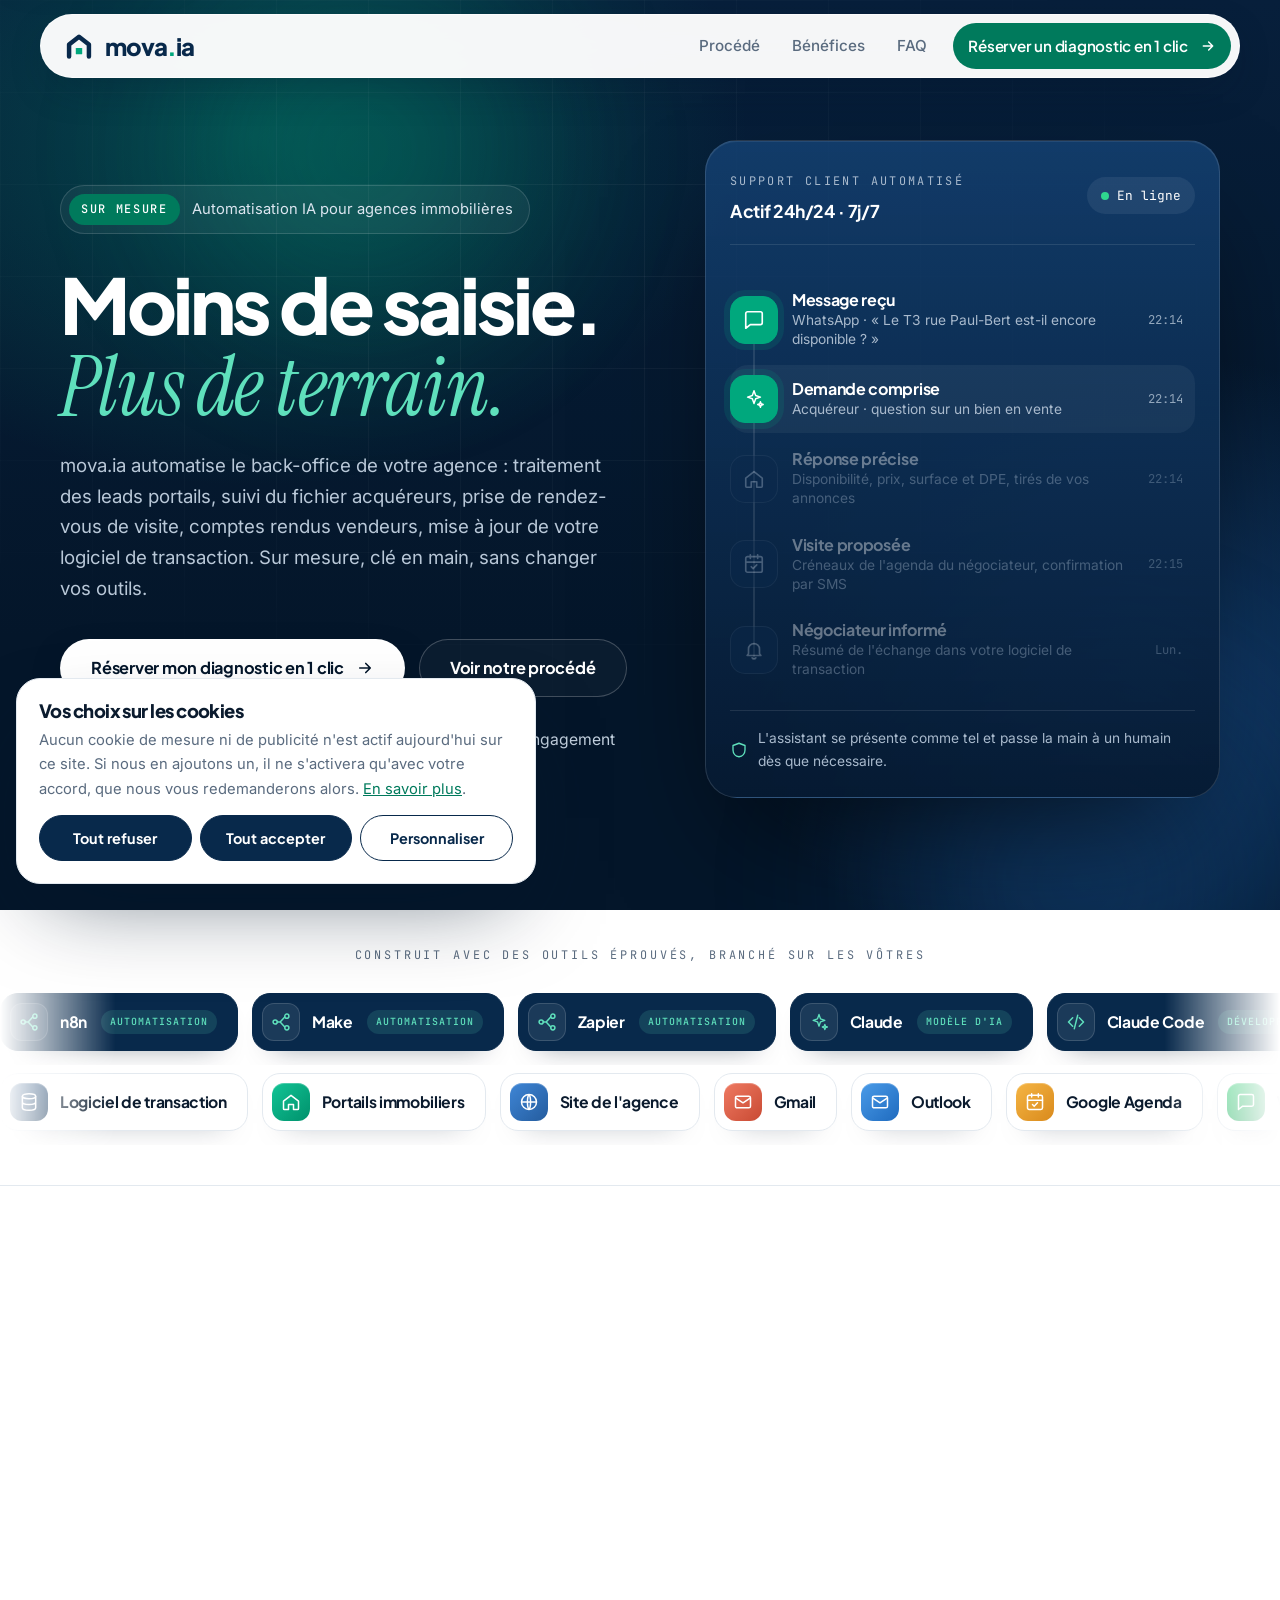
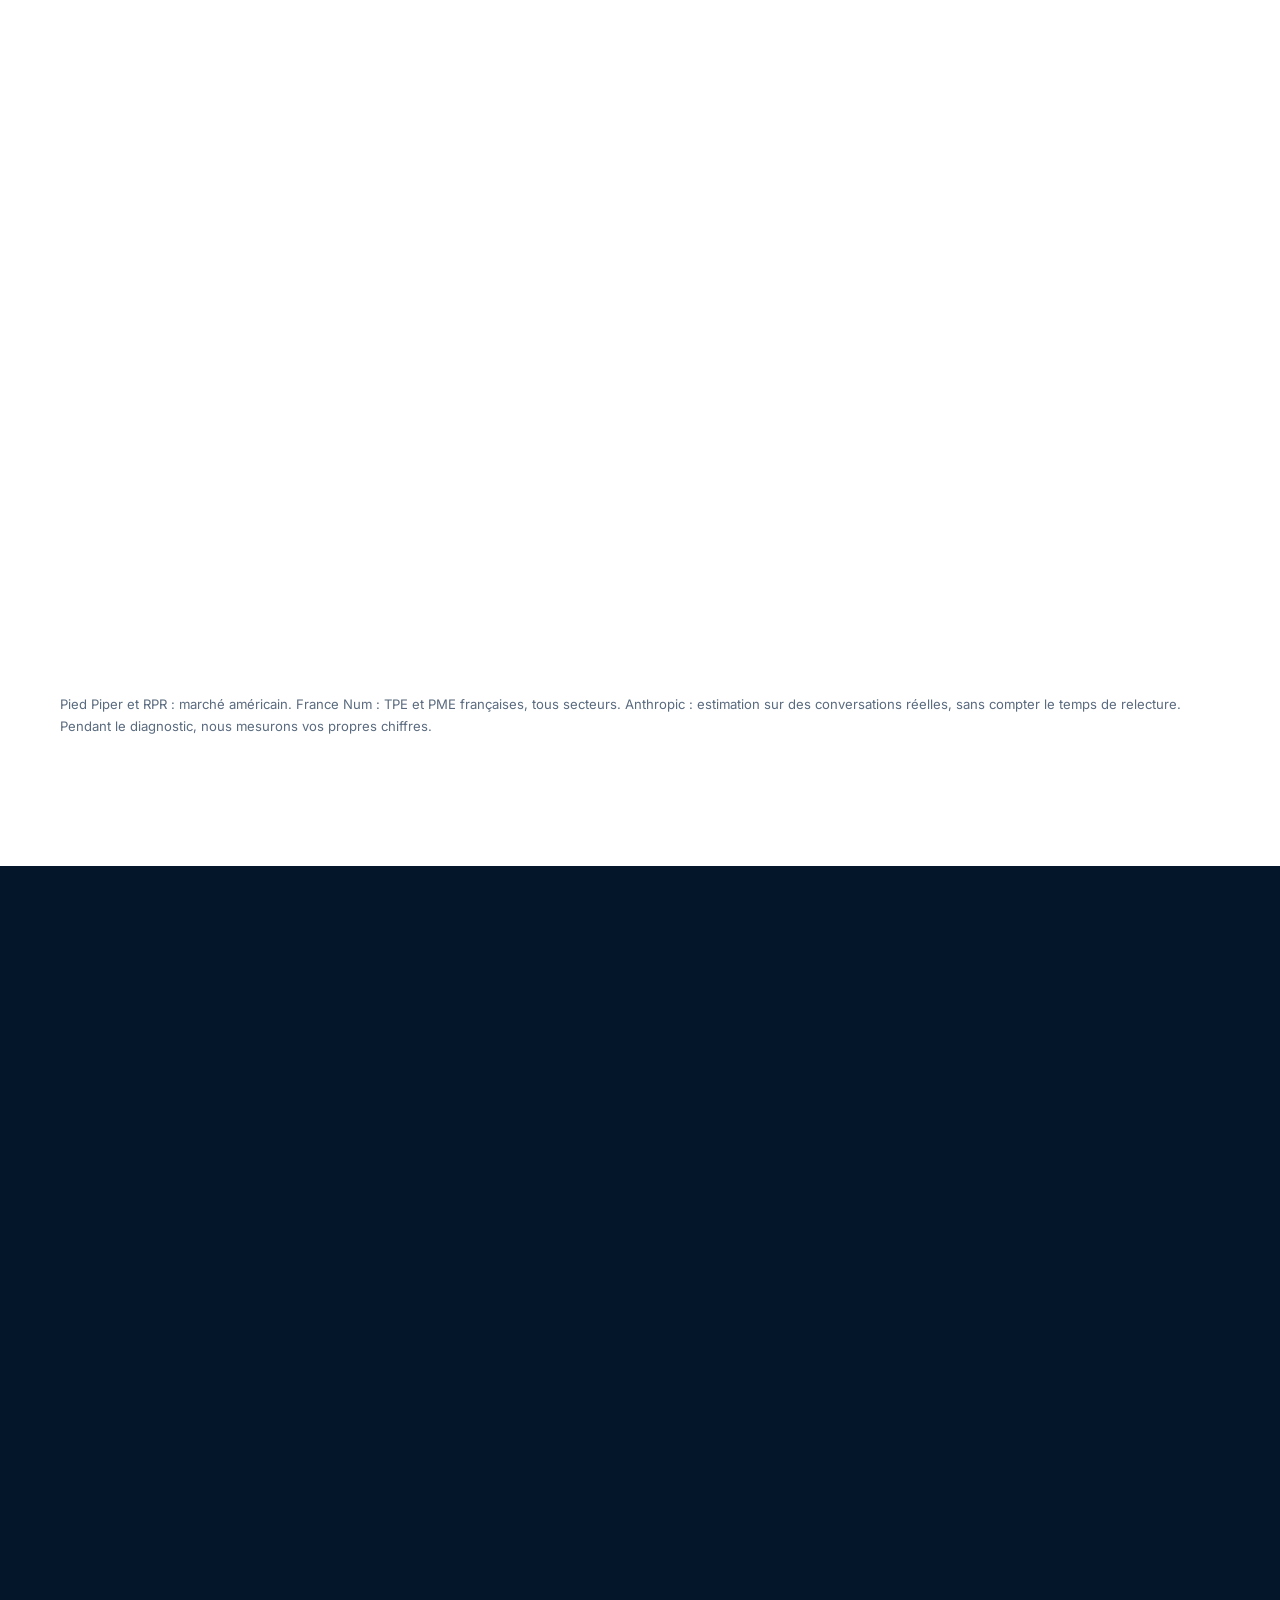
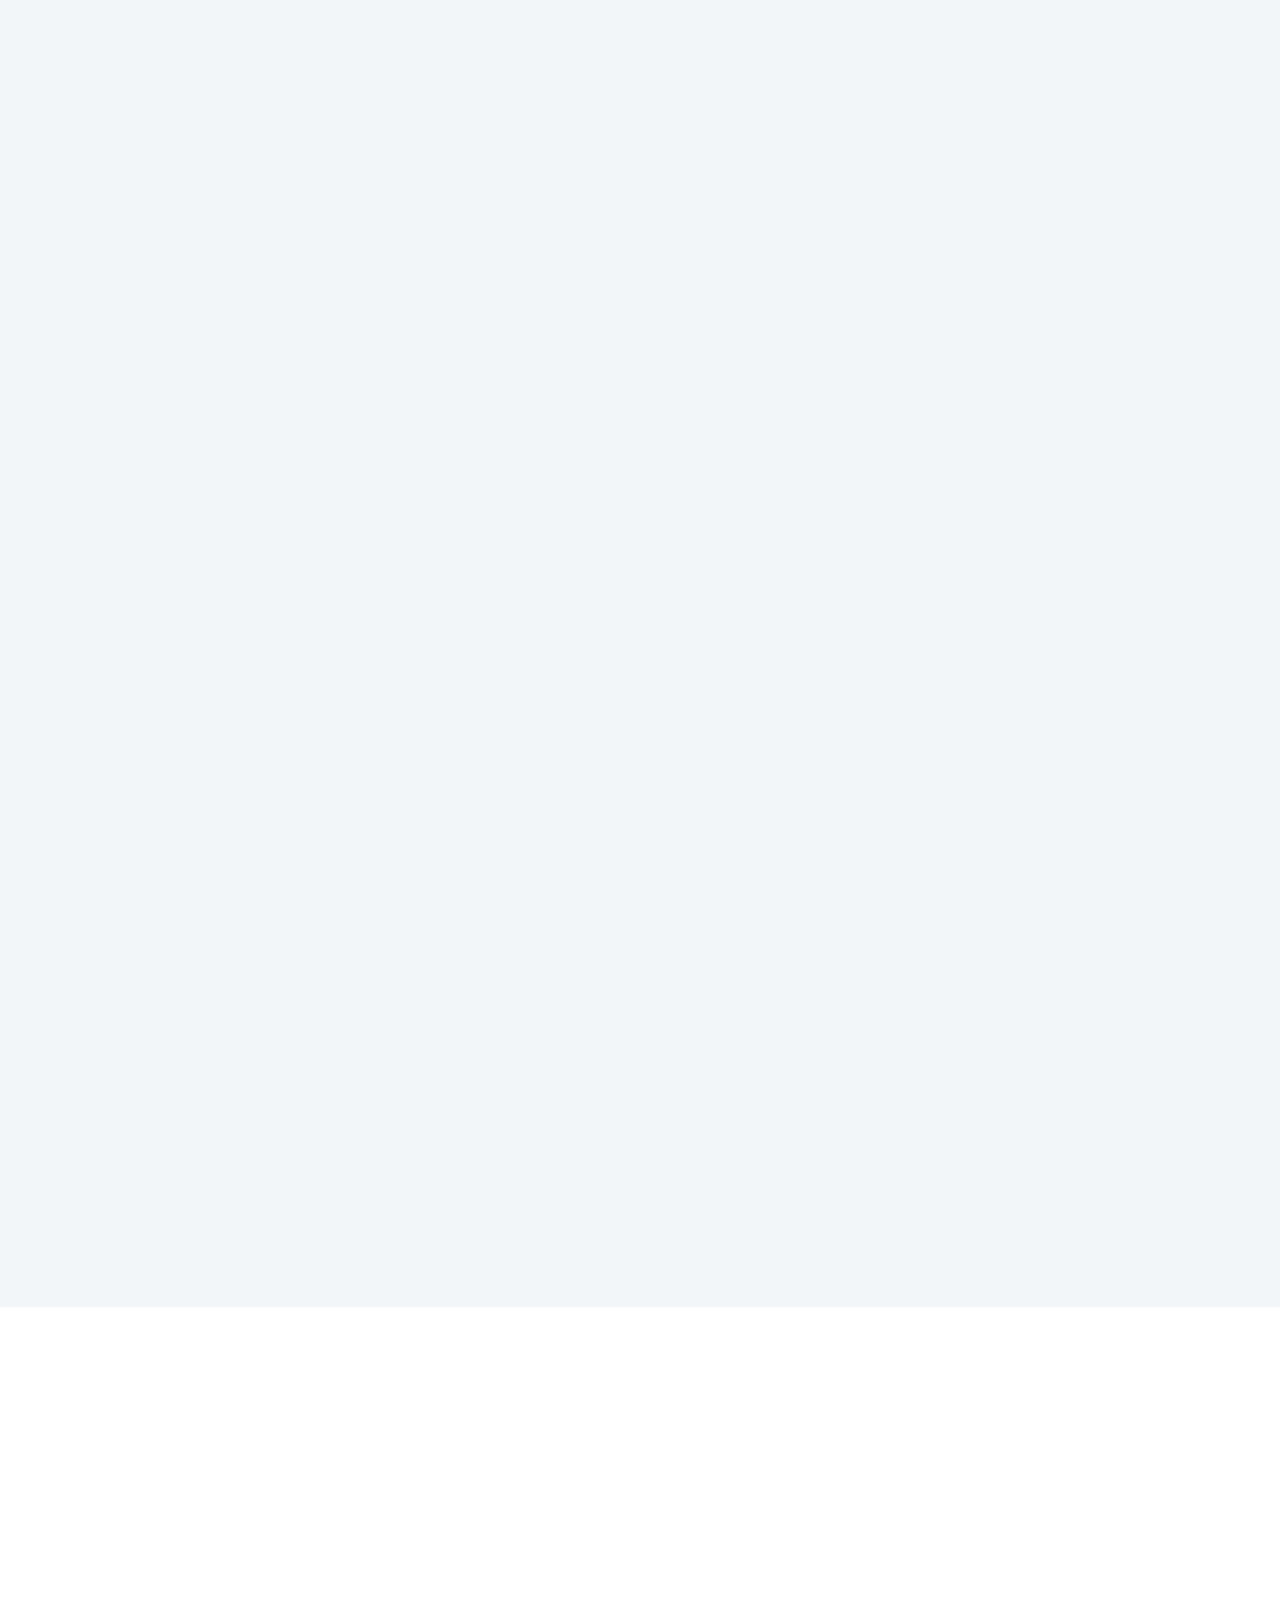
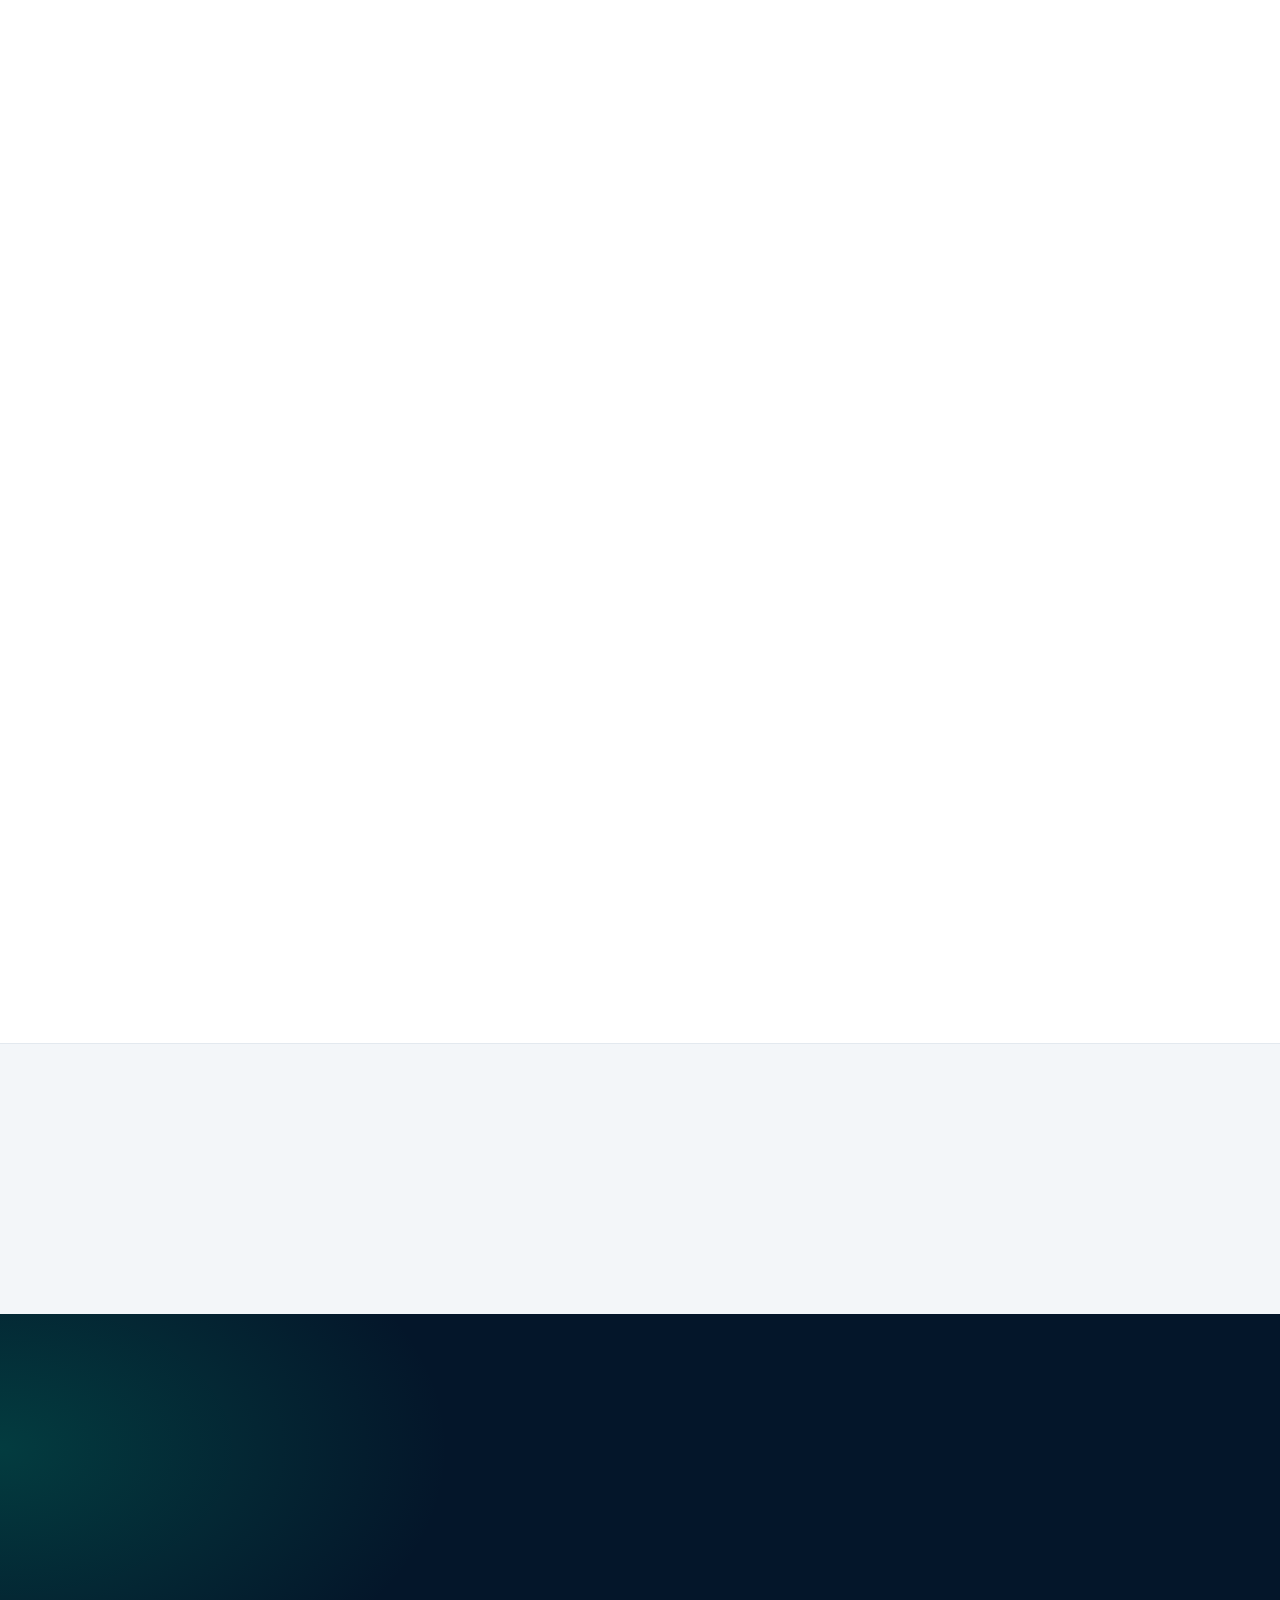
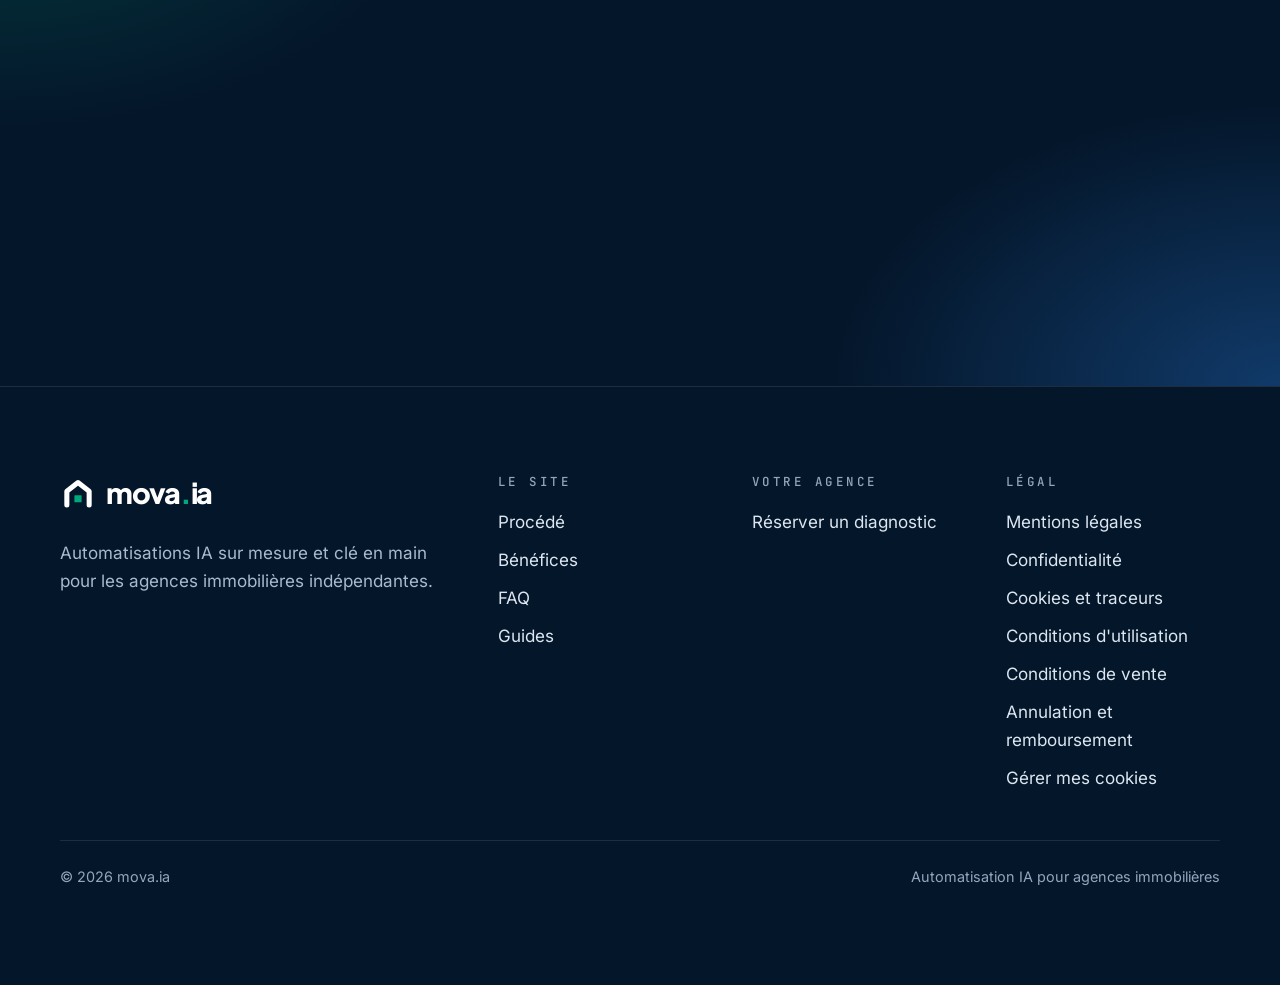
<file: site/index.html>
<!doctype html>
<html lang="fr">
<head>
  <meta charset="utf-8">
  <meta name="viewport" content="width=device-width, initial-scale=1, viewport-fit=cover">
  <title>mova.ia | Automatisation IA sur mesure pour agences immobilières</title>
  <meta name="description" content="mova.ia automatise le back-office des agences immobilières indépendantes : leads portails, fichier acquéreurs, visites, comptes rendus vendeurs, logiciel de transaction. Sur mesure, clé en main. Diagnostic offert.">
  <meta name="theme-color" content="#04162A">
  <link rel="icon" href="assets/favicon.svg" type="image/svg+xml">
  <link rel="stylesheet" href="fonts.css">
  <link rel="stylesheet" href="styles.css">
</head>
<body>
<a class="skip" href="#top">Aller au contenu</a>

<svg width="0" height="0" style="position:absolute" aria-hidden="true">
  <symbol id="i-check" viewBox="0 0 24 24"><path d="M20 6 9 17l-5-5" fill="none" stroke="currentColor" stroke-width="2.4" stroke-linecap="round" stroke-linejoin="round"/></symbol>
  <symbol id="i-x" viewBox="0 0 24 24"><path d="M6 6l12 12M18 6 6 18" fill="none" stroke="currentColor" stroke-width="2.4" stroke-linecap="round"/></symbol>
  <symbol id="i-arrow" viewBox="0 0 24 24"><path d="M5 12h14M13 6l6 6-6 6" fill="none" stroke="currentColor" stroke-width="2.2" stroke-linecap="round" stroke-linejoin="round"/></symbol>
  <symbol id="i-clock" viewBox="0 0 24 24"><g fill="none" stroke="currentColor" stroke-width="1.8" stroke-linecap="round"><circle cx="12" cy="12" r="9"/><path d="M12 7v5l3 2"/></g></symbol>
  <symbol id="i-doc" viewBox="0 0 24 24"><g fill="none" stroke="currentColor" stroke-width="1.8" stroke-linejoin="round"><path d="M14 3H6a1 1 0 0 0-1 1v16a1 1 0 0 0 1 1h12a1 1 0 0 0 1-1V8z"/><path d="M14 3v5h5M9 13h6M9 17h6"/></g></symbol>
  <symbol id="i-bell" viewBox="0 0 24 24"><g fill="none" stroke="currentColor" stroke-width="1.8" stroke-linecap="round" stroke-linejoin="round"><path d="M6 16V11a6 6 0 1 1 12 0v5l1.5 2h-15z"/><path d="M10 20.5a2.2 2.2 0 0 0 4 0"/></g></symbol>
  <symbol id="i-cal" viewBox="0 0 24 24"><g fill="none" stroke="currentColor" stroke-width="1.8" stroke-linecap="round"><rect x="3" y="4" width="18" height="17" rx="2"/><path d="M16 2v4M8 2v4M3 10h18M9 15l2 2 4-4"/></g></symbol>
  <symbol id="i-mail" viewBox="0 0 24 24"><g fill="none" stroke="currentColor" stroke-width="1.8" stroke-linejoin="round"><rect x="3" y="5" width="18" height="14" rx="2"/><path d="m3 7 9 6 9-6"/></g></symbol>
  <symbol id="i-db" viewBox="0 0 24 24"><g fill="none" stroke="currentColor" stroke-width="1.8"><ellipse cx="12" cy="5" rx="8" ry="3"/><path d="M4 5v14c0 1.7 3.6 3 8 3s8-1.3 8-3V5M4 12c0 1.7 3.6 3 8 3s8-1.3 8-3"/></g></symbol>
  <symbol id="i-chat" viewBox="0 0 24 24"><path d="M21 15a2 2 0 0 1-2 2H8l-5 4V5a2 2 0 0 1 2-2h14a2 2 0 0 1 2 2z" fill="none" stroke="currentColor" stroke-width="1.8" stroke-linejoin="round"/></symbol>
  <symbol id="i-home" viewBox="0 0 24 24"><path d="M3 11 12 4l9 7v9a1 1 0 0 1-1 1h-5v-6H9v6H4a1 1 0 0 1-1-1z" fill="none" stroke="currentColor" stroke-width="1.8" stroke-linejoin="round"/></symbol>
  <symbol id="i-tune" viewBox="0 0 24 24"><g fill="none" stroke="currentColor" stroke-width="1.8" stroke-linecap="round"><path d="M4 6h10M18 6h2M4 12h4M12 12h8M4 18h12"/><circle cx="16" cy="6" r="2"/><circle cx="10" cy="12" r="2"/><circle cx="18" cy="18" r="2"/></g></symbol>
  <symbol id="i-key" viewBox="0 0 24 24"><g fill="none" stroke="currentColor" stroke-width="1.8" stroke-linecap="round"><circle cx="8" cy="15" r="4.5"/><path d="m11.5 11.5 9-9M17 6l3 3M14.5 8.5l2 2"/></g></symbol>
  <symbol id="i-users" viewBox="0 0 24 24"><g fill="none" stroke="currentColor" stroke-width="1.8" stroke-linecap="round"><circle cx="9" cy="8" r="3.5"/><path d="M2.5 20c.8-3.5 3.4-5.5 6.5-5.5s5.7 2 6.5 5.5"/><path d="M16 4.6a3.5 3.5 0 0 1 0 6.8M18 14.8c1.8.7 3 2.5 3.5 5.2"/></g></symbol>
  <symbol id="i-shield" viewBox="0 0 24 24"><path d="M12 3 4 6v6c0 4.5 3.4 8.3 8 9 4.6-.7 8-4.5 8-9V6z" fill="none" stroke="currentColor" stroke-width="1.8" stroke-linejoin="round"/></symbol>
  <symbol id="i-refresh" viewBox="0 0 24 24"><g fill="none" stroke="currentColor" stroke-width="1.8" stroke-linecap="round" stroke-linejoin="round"><path d="M20 11a8 8 0 0 0-14.5-4.5L4 8M4 13a8 8 0 0 0 14.5 4.5L20 16"/><path d="M4 3v5h5M20 21v-5h-5"/></g></symbol>
  <symbol id="i-bolt" viewBox="0 0 24 24"><path d="M13 2 4 14h7l-1 8 9-12h-7z" fill="none" stroke="currentColor" stroke-width="1.8" stroke-linejoin="round"/></symbol>
  <symbol id="i-globe" viewBox="0 0 24 24"><g fill="none" stroke="currentColor" stroke-width="1.8"><circle cx="12" cy="12" r="9"/><path d="M3 12h18M12 3c2.5 3 2.5 15 0 18M12 3c-2.5 3-2.5 15 0 18"/></g></symbol>
  <symbol id="i-phone" viewBox="0 0 24 24"><g fill="none" stroke="currentColor" stroke-width="1.8" stroke-linejoin="round"><rect x="6" y="2" width="12" height="20" rx="2.5"/><path d="M11 18h2"/></g></symbol>
  <symbol id="i-call" viewBox="0 0 24 24"><path fill="none" stroke="currentColor" stroke-width="1.8" stroke-linejoin="round" d="M22 16.92v3a2 2 0 0 1-2.18 2 19.79 19.79 0 0 1-8.63-3.07 19.5 19.5 0 0 1-6-6 19.79 19.79 0 0 1-3.07-8.67A2 2 0 0 1 4.11 2h3a2 2 0 0 1 2 1.72c.13.96.36 1.9.7 2.81a2 2 0 0 1-.45 2.11L8.09 9.91a16 16 0 0 0 6 6l1.27-1.27a2 2 0 0 1 2.11-.45c.91.34 1.85.57 2.81.7A2 2 0 0 1 22 16.92z"/></symbol>
  <symbol id="i-grid" viewBox="0 0 24 24"><g fill="none" stroke="currentColor" stroke-width="1.8"><rect x="3" y="4" width="18" height="16" rx="2"/><path d="M3 10h18M3 15h18M9 4v16"/></g></symbol>
  <symbol id="i-folder" viewBox="0 0 24 24"><path d="M3 7a2 2 0 0 1 2-2h4l2 2h8a2 2 0 0 1 2 2v8a2 2 0 0 1-2 2H5a2 2 0 0 1-2-2z" fill="none" stroke="currentColor" stroke-width="1.8" stroke-linejoin="round"/></symbol>
  <symbol id="i-list" viewBox="0 0 24 24"><g fill="none" stroke="currentColor" stroke-width="1.8" stroke-linecap="round"><path d="M9 6h11M9 12h11M9 18h11"/><circle cx="4.5" cy="6" r="1"/><circle cx="4.5" cy="12" r="1"/><circle cx="4.5" cy="18" r="1"/></g></symbol>
  <symbol id="i-minus" viewBox="0 0 24 24"><path d="M6 12h12" fill="none" stroke="currentColor" stroke-width="2.4" stroke-linecap="round"/></symbol>
  <symbol id="i-spark" viewBox="0 0 24 24"><path d="M12 3l1.8 5.2L19 10l-5.2 1.8L12 17l-1.8-5.2L5 10l5.2-1.8zM19 15l.8 2.2L22 18l-2.2.8L19 21l-.8-2.2L16 18l2.2-.8z" fill="none" stroke="currentColor" stroke-width="1.6" stroke-linejoin="round"/></symbol>
  <symbol id="i-mic" viewBox="0 0 24 24"><g fill="none" stroke="currentColor" stroke-width="2" stroke-linecap="round"><rect x="9" y="3" width="6" height="11" rx="3"/><path d="M5 11a7 7 0 0 0 14 0M12 18v3"/></g></symbol>
  <symbol id="i-nodes" viewBox="0 0 24 24"><g fill="none" stroke="currentColor" stroke-width="1.8" stroke-linecap="round" stroke-linejoin="round"><circle cx="5" cy="12" r="2.5"/><circle cx="19" cy="5" r="2.5"/><circle cx="19" cy="19" r="2.5"/><path d="M7.5 12h3.5l5.5-6M11 12l5.5 6"/></g></symbol>
  <symbol id="i-code" viewBox="0 0 24 24"><path d="m8 7-5 5 5 5M16 7l5 5-5 5M14 4l-4 16" fill="none" stroke="currentColor" stroke-width="1.8" stroke-linecap="round" stroke-linejoin="round"/></symbol>
</svg>

<div class="progress" id="progress" aria-hidden="true"></div>

<div class="menu-bd" id="menu-bd" aria-hidden="true"></div>

<header class="hdr" id="hdr">
  <div class="pill">
    <a class="logo" href="#top" aria-label="mova.ia, accueil"><img src="assets/mark.svg" alt="" width="32" height="32"><span>mova<span class="dot">.</span>ia</span></a>
    <nav class="nav" aria-label="Navigation principale">
      <a href="#procede">Procédé</a>
      <a href="#benefices">Bénéfices</a>
      <a href="#faq">FAQ</a>
      <a class="btn btn-sm" data-mail href="mailto:raphaelcabanne.mova.ia@gmail.com?subject=Demande%20de%20diagnostic%20offert">Réserver un diagnostic en 1 clic <svg width="16" height="16"><use href="#i-arrow"/></svg></a>
    </nav>
    <button class="menu-btn" id="menu-btn" type="button" aria-expanded="false" aria-controls="menu" aria-label="Ouvrir le menu"><span></span></button>
    <nav class="menu" id="menu" aria-label="Menu">
      <a href="#procede">Procédé</a>
      <a href="#benefices">Bénéfices</a>
      <a href="#faq">FAQ</a>
      <a href="guides/index.html">Guides</a>
      <a class="btn btn-block" data-mail href="mailto:raphaelcabanne.mova.ia@gmail.com?subject=Demande%20de%20diagnostic%20offert">Réserver un diagnostic en 1 clic <svg width="16" height="16"><use href="#i-arrow"/></svg></a>
    </nav>
  </div>
</header>

<main id="top">

<!-- ================= OUVERTURE ================= -->
<section class="hero dark">
  <div class="beams" aria-hidden="true">
    <i class="au au1"></i><i class="au au2"></i>
    <i class="bm bm-h" style="--y:276px;--d:0s"></i><i class="bm bm-h" style="--y:552px;--d:5s"></i>
    <i class="bm bm-v" style="--x:552px;--d:2.5s"></i><i class="bm bm-v" style="--x:1104px;--d:7s"></i>
  </div>
  <div class="wrap hero-grid">
    <div>
      <p class="tagline"><b>SUR MESURE</b>Automatisation IA pour agences immobilières</p>
      <h1>Moins de saisie. <span class="it">Plus de terrain.</span></h1>
      <p class="lede">mova.ia automatise le back-office de votre agence : traitement des leads portails, suivi du fichier acquéreurs, prise de rendez-vous de visite, comptes rendus vendeurs, mise à jour de votre logiciel de transaction. Sur mesure, clé en main, sans changer vos outils.</p>
      <div class="cta-row">
        <a class="btn btn-white" data-mail href="mailto:raphaelcabanne.mova.ia@gmail.com?subject=Demande%20de%20diagnostic%20offert">Réserver mon diagnostic en 1 clic <svg width="18" height="18"><use href="#i-arrow"/></svg></a>
        <a class="btn btn-line" href="#procede">Voir notre procédé</a>
      </div>
      <ul class="checks">
        <li><svg width="18" height="18"><use href="#i-check"/></svg>Diagnostic de 30 min offert</li>
        <li><svg width="18" height="18"><use href="#i-check"/></svg>Clé en main</li>
        <li><svg width="18" height="18"><use href="#i-check"/></svg>Sans engagement</li>
      </ul>
    </div>

    <div class="wf-wrap">
      <div class="float float--a" aria-hidden="true"><span class="fi"><svg width="20" height="20"><use href="#i-chat"/></svg></span><span>Réponse envoyée<small>Dimanche 22:14 · WhatsApp</small></span></div>
      <div class="wf" id="wf" role="group" aria-label="Exemple : support client automatisé, actif 24h/24 et 7j/7">
        <div class="wf-top">
          <div><small>SUPPORT CLIENT AUTOMATISÉ</small><b>Actif 24h/24 · 7j/7</b></div>
          <span class="state"><i></i>En ligne</span>
        </div>
        <ol class="wsteps">
          <li class="wstep on"><span class="ic"><svg width="22" height="22"><use href="#i-chat"/></svg></span><div><b>Message reçu</b><span>WhatsApp · « Le T3 rue Paul-Bert est-il encore disponible ? »</span></div><time>22:14</time></li>
          <li class="wstep on"><span class="ic"><svg width="22" height="22"><use href="#i-spark"/></svg></span><div><b>Demande comprise</b><span>Acquéreur · question sur un bien en vente</span></div><time>22:14</time></li>
          <li class="wstep on"><span class="ic"><svg width="22" height="22"><use href="#i-home"/></svg></span><div><b>Réponse précise</b><span>Disponibilité, prix, surface et DPE, tirés de vos annonces</span></div><time>22:14</time></li>
          <li class="wstep on"><span class="ic"><svg width="22" height="22"><use href="#i-cal"/></svg></span><div><b>Visite proposée</b><span>Créneaux de l'agenda du négociateur, confirmation par SMS</span></div><time>22:15</time></li>
          <li class="wstep on"><span class="ic"><svg width="22" height="22"><use href="#i-bell"/></svg></span><div><b>Négociateur informé</b><span>Résumé de l'échange dans votre logiciel de transaction</span></div><time>Lun.</time></li>
        </ol>
        <p class="wf-foot"><svg width="18" height="18"><use href="#i-shield"/></svg> L'assistant se présente comme tel et passe la main à un humain dès que nécessaire.</p>
      </div>
      <div class="float float--b" aria-hidden="true"><span class="fi"><svg width="20" height="20"><use href="#i-clock"/></svg></span><span>24h/24 · 7j/7<small>Soirs, week-ends et jours fériés</small></span></div>
    </div>
  </div>
</section>

<!-- ================= OUTILS ================= -->
<section class="tools" aria-label="Outils utilisés et outils compatibles">
  <p class="tools-label">Construit avec des outils éprouvés, branché sur les vôtres</p>
  <div class="logos logos--rev">
    <div class="logos-track">
      <div class="logo-set"><span class="lg lg--b"><i><svg width="20" height="20"><use href="#i-nodes"/></svg></i>n8n<em>Automatisation</em></span><span class="lg lg--b"><i><svg width="20" height="20"><use href="#i-nodes"/></svg></i>Make<em>Automatisation</em></span><span class="lg lg--b"><i><svg width="20" height="20"><use href="#i-nodes"/></svg></i>Zapier<em>Automatisation</em></span><span class="lg lg--b"><i><svg width="20" height="20"><use href="#i-spark"/></svg></i>Claude<em>Modèle d'IA</em></span><span class="lg lg--b"><i><svg width="20" height="20"><use href="#i-code"/></svg></i>Claude Code<em>Développement</em></span><span class="lg lg--b"><i><svg width="20" height="20"><use href="#i-spark"/></svg></i>Mistral AI<em>IA européenne</em></span><span class="lg lg--b"><i><svg width="20" height="20"><use href="#i-spark"/></svg></i>OpenAI<em>Modèle d'IA</em></span><span class="lg lg--b"><i><svg width="20" height="20"><use href="#i-nodes"/></svg></i>n8n<em>Automatisation</em></span><span class="lg lg--b"><i><svg width="20" height="20"><use href="#i-nodes"/></svg></i>Make<em>Automatisation</em></span><span class="lg lg--b"><i><svg width="20" height="20"><use href="#i-nodes"/></svg></i>Zapier<em>Automatisation</em></span><span class="lg lg--b"><i><svg width="20" height="20"><use href="#i-spark"/></svg></i>Claude<em>Modèle d'IA</em></span><span class="lg lg--b"><i><svg width="20" height="20"><use href="#i-code"/></svg></i>Claude Code<em>Développement</em></span><span class="lg lg--b"><i><svg width="20" height="20"><use href="#i-spark"/></svg></i>Mistral AI<em>IA européenne</em></span><span class="lg lg--b"><i><svg width="20" height="20"><use href="#i-spark"/></svg></i>OpenAI<em>Modèle d'IA</em></span></div>
      <div class="logo-set" aria-hidden="true"><span class="lg lg--b"><i><svg width="20" height="20"><use href="#i-nodes"/></svg></i>n8n<em>Automatisation</em></span><span class="lg lg--b"><i><svg width="20" height="20"><use href="#i-nodes"/></svg></i>Make<em>Automatisation</em></span><span class="lg lg--b"><i><svg width="20" height="20"><use href="#i-nodes"/></svg></i>Zapier<em>Automatisation</em></span><span class="lg lg--b"><i><svg width="20" height="20"><use href="#i-spark"/></svg></i>Claude<em>Modèle d'IA</em></span><span class="lg lg--b"><i><svg width="20" height="20"><use href="#i-code"/></svg></i>Claude Code<em>Développement</em></span><span class="lg lg--b"><i><svg width="20" height="20"><use href="#i-spark"/></svg></i>Mistral AI<em>IA européenne</em></span><span class="lg lg--b"><i><svg width="20" height="20"><use href="#i-spark"/></svg></i>OpenAI<em>Modèle d'IA</em></span><span class="lg lg--b"><i><svg width="20" height="20"><use href="#i-nodes"/></svg></i>n8n<em>Automatisation</em></span><span class="lg lg--b"><i><svg width="20" height="20"><use href="#i-nodes"/></svg></i>Make<em>Automatisation</em></span><span class="lg lg--b"><i><svg width="20" height="20"><use href="#i-nodes"/></svg></i>Zapier<em>Automatisation</em></span><span class="lg lg--b"><i><svg width="20" height="20"><use href="#i-spark"/></svg></i>Claude<em>Modèle d'IA</em></span><span class="lg lg--b"><i><svg width="20" height="20"><use href="#i-code"/></svg></i>Claude Code<em>Développement</em></span><span class="lg lg--b"><i><svg width="20" height="20"><use href="#i-spark"/></svg></i>Mistral AI<em>IA européenne</em></span><span class="lg lg--b"><i><svg width="20" height="20"><use href="#i-spark"/></svg></i>OpenAI<em>Modèle d'IA</em></span></div>
    </div>
  </div>
  <div class="logos">
    <div class="logos-track">
      <div class="logo-set"><span class="lg lg-1"><i><svg width="20" height="20"><use href="#i-db"/></svg></i>Logiciel de transaction</span><span class="lg lg-2"><i><svg width="20" height="20"><use href="#i-home"/></svg></i>Portails immobiliers</span><span class="lg lg-3"><i><svg width="20" height="20"><use href="#i-globe"/></svg></i>Site de l'agence</span><span class="lg lg-4"><i><svg width="20" height="20"><use href="#i-mail"/></svg></i>Gmail</span><span class="lg lg-5"><i><svg width="20" height="20"><use href="#i-mail"/></svg></i>Outlook</span><span class="lg lg-6"><i><svg width="20" height="20"><use href="#i-cal"/></svg></i>Google Agenda</span><span class="lg lg-7"><i><svg width="20" height="20"><use href="#i-chat"/></svg></i>WhatsApp</span><span class="lg lg-8"><i><svg width="20" height="20"><use href="#i-phone"/></svg></i>SMS</span><span class="lg lg-3"><i><svg width="20" height="20"><use href="#i-grid"/></svg></i>Google Sheets</span><span class="lg lg-1"><i><svg width="20" height="20"><use href="#i-folder"/></svg></i>Google Drive</span><span class="lg lg-2"><i><svg width="20" height="20"><use href="#i-list"/></svg></i>Formulaires web</span></div>
      <div class="logo-set" aria-hidden="true"><span class="lg lg-1"><i><svg width="20" height="20"><use href="#i-db"/></svg></i>Logiciel de transaction</span><span class="lg lg-2"><i><svg width="20" height="20"><use href="#i-home"/></svg></i>Portails immobiliers</span><span class="lg lg-3"><i><svg width="20" height="20"><use href="#i-globe"/></svg></i>Site de l'agence</span><span class="lg lg-4"><i><svg width="20" height="20"><use href="#i-mail"/></svg></i>Gmail</span><span class="lg lg-5"><i><svg width="20" height="20"><use href="#i-mail"/></svg></i>Outlook</span><span class="lg lg-6"><i><svg width="20" height="20"><use href="#i-cal"/></svg></i>Google Agenda</span><span class="lg lg-7"><i><svg width="20" height="20"><use href="#i-chat"/></svg></i>WhatsApp</span><span class="lg lg-8"><i><svg width="20" height="20"><use href="#i-phone"/></svg></i>SMS</span><span class="lg lg-3"><i><svg width="20" height="20"><use href="#i-grid"/></svg></i>Google Sheets</span><span class="lg lg-1"><i><svg width="20" height="20"><use href="#i-folder"/></svg></i>Google Drive</span><span class="lg lg-2"><i><svg width="20" height="20"><use href="#i-list"/></svg></i>Formulaires web</span></div>
    </div>
  </div>
</section>

<!-- ================= CONSTAT ================= -->
<section class="sec" id="constat">
  <div class="wrap">
    <div class="head rv">
      <p class="eyebrow">Le constat</p>
      <h2>Le temps passé à saisir, c'est du temps <span class="hl">perdu pour rentrer des mandats.</span></h2>
      <p class="lede">Un négociateur est là pour estimer, faire visiter, négocier et signer. Dans les faits, une partie de sa semaine part dans des tâches administratives qui ne font pas avancer les dossiers.</p>
    </div>
    <ul class="pain" data-stagger>
      <li class="rv"><span class="ibox"><svg width="24" height="24"><use href="#i-clock"/></svg></span><div><h3>Des leads traités en différé</h3><p>Un lead reçu le vendredi soir est rappelé le lundi. Entre-temps, l'acquéreur a contacté d'autres agences.</p></div></li>
      <li class="rv"><span class="ibox"><svg width="24" height="24"><use href="#i-doc"/></svg></span><div><h3>La double saisie</h3><p>Portail, messagerie, logiciel de transaction, agenda : la même fiche est ressaisie plusieurs fois, avec des erreurs à la clé.</p></div></li>
      <li class="rv"><span class="ibox"><svg width="24" height="24"><use href="#i-refresh"/></svg></span><div><h3>Un fichier acquéreurs qui s'éteint</h3><p>Sans relance régulière, les contacts payés aux portails sortent du radar et vos rapprochements perdent en qualité.</p></div></li>
      <li class="rv"><span class="ibox"><svg width="24" height="24"><use href="#i-home"/></svg></span><div><h3>Des vendeurs sans nouvelles</h3><p>Peu de comptes rendus de visite, peu de points d'étape : le vendeur doute, et le mandat se fragilise.</p></div></li>
    </ul>
    <div class="proof" data-stagger>
      <div class="rv"><b data-count="68" data-suffix=" %">68 %</b><p>Des demandes envoyées via le site d'une agence immobilière restées sans aucune réponse sous 24 h.</p><cite>PIED PIPER, 2026 · 2 198 DEMANDES · ÉTATS-UNIS</cite></div>
      <div class="rv"><b data-count="82" data-suffix=" %">82 %</b><p>Des agents immobiliers interrogés utilisent déjà l'IA dans leur travail.</p><cite>RPR (NAR), FÉVRIER 2026 · 225 AGENTS · ÉTATS-UNIS</cite></div>
      <div class="rv"><b data-count="40" data-suffix=" %">40 %</b><p>Des TPE et PME françaises utilisent une solution d'IA, contre 26 % un an plus tôt.</p><cite>BAROMÈTRE FRANCE NUM, 2026 · FRANCE</cite></div>
      <div class="rv"><b data-count="80" data-prefix="−" data-suffix=" %">−80 %</b><p>Temps de réalisation moyen d'une tâche professionnelle confiée à un modèle d'IA récent.</p><cite>ANTHROPIC, NOV. 2025 · 100 000 CONVERSATIONS</cite></div>
    </div>
    <p class="proof-foot">Pied Piper et RPR : marché américain. France Num : TPE et PME françaises, tous secteurs. Anthropic : estimation sur des conversations réelles, sans compter le temps de relecture. Pendant le diagnostic, nous mesurons vos propres chiffres.</p>
  </div>
</section>

<!-- ================= PROCEDE ================= -->
<section class="sec dark" id="procede">
  <div class="wrap">
    <div class="head rv">
      <p class="eyebrow">Notre procédé</p>
      <h2>Du diagnostic au suivi, <span class="it">nous nous occupons de tout.</span></h2>
      <p class="lede">Cinq étapes, un seul interlocuteur. Vous donnez trente minutes et quelques validations, nous construisons le reste avec les outils que vous utilisez déjà.</p>
    </div>
    <div class="pcs" data-stagger>
      <article class="pc rv">
        <div class="pc-vis" aria-hidden="true"><div class="v-tog"><span class="sw"><i></i><b>On</b></span><span>Diagnostic offert · 30 min</span></div><div class="v-chips"><span>Transaction</span><span>Location</span><span>Gestion</span></div></div>
        <h3><span>01.</span> Diagnostic offert</h3>
        <p>30 minutes en visio pour comprendre votre agence : transaction, location ou gestion, vos outils et les tâches qui vous prennent le plus de temps. Sans engagement.</p>
      </article>
      <article class="pc rv">
        <div class="pc-vis" aria-hidden="true"><div class="tl"><div class="tl-row"><div class="tl-track"><span><svg width="24" height="24"><use href="#i-mail"/></svg></span><span><svg width="24" height="24"><use href="#i-cal"/></svg></span><span><svg width="24" height="24"><use href="#i-chat"/></svg></span><span><svg width="24" height="24"><use href="#i-db"/></svg></span><span><svg width="24" height="24"><use href="#i-home"/></svg></span><span><svg width="24" height="24"><use href="#i-phone"/></svg></span><span><svg width="24" height="24"><use href="#i-doc"/></svg></span><span><svg width="24" height="24"><use href="#i-globe"/></svg></span><span><svg width="24" height="24"><use href="#i-mail"/></svg></span><span><svg width="24" height="24"><use href="#i-cal"/></svg></span><span><svg width="24" height="24"><use href="#i-chat"/></svg></span><span><svg width="24" height="24"><use href="#i-db"/></svg></span><span><svg width="24" height="24"><use href="#i-home"/></svg></span><span><svg width="24" height="24"><use href="#i-phone"/></svg></span><span><svg width="24" height="24"><use href="#i-doc"/></svg></span><span><svg width="24" height="24"><use href="#i-globe"/></svg></span></div></div><div class="tl-row"><div class="tl-track"><span><svg width="24" height="24"><use href="#i-home"/></svg></span><span><svg width="24" height="24"><use href="#i-phone"/></svg></span><span><svg width="24" height="24"><use href="#i-doc"/></svg></span><span><svg width="24" height="24"><use href="#i-globe"/></svg></span><span><svg width="24" height="24"><use href="#i-mail"/></svg></span><span><svg width="24" height="24"><use href="#i-cal"/></svg></span><span><svg width="24" height="24"><use href="#i-chat"/></svg></span><span><svg width="24" height="24"><use href="#i-db"/></svg></span><span><svg width="24" height="24"><use href="#i-home"/></svg></span><span><svg width="24" height="24"><use href="#i-phone"/></svg></span><span><svg width="24" height="24"><use href="#i-doc"/></svg></span><span><svg width="24" height="24"><use href="#i-globe"/></svg></span><span><svg width="24" height="24"><use href="#i-mail"/></svg></span><span><svg width="24" height="24"><use href="#i-cal"/></svg></span><span><svg width="24" height="24"><use href="#i-chat"/></svg></span><span><svg width="24" height="24"><use href="#i-db"/></svg></span></div></div></div></div>
        <h3><span>02.</span> Audit de vos outils</h3>
        <p>Logiciel de transaction, portails, agenda, messagerie : nous cartographions vos outils et vos tâches répétitives. Vous recevez une proposition écrite avec le périmètre, le prix et le délai.</p>
      </article>
      <article class="pc rv">
        <div class="pc-vis" aria-hidden="true"><div class="code"><span class="ln" style="--l:0"><i class="k">quand</i> nouveau_message(<i class="s">portail</i>, <i class="s">WhatsApp</i>)</span><span class="ln" style="--l:1">  <i class="k">si</i> demande = <i class="s">"visite"</i></span><span class="ln" style="--l:2">    proposer_créneau(agenda.négociateur)</span><span class="ln" style="--l:3">  <i class="k">sinon</i> répondre(annonces, ton_agence)</span><span class="ln" style="--l:4">  noter(logiciel_transaction)</span><span class="ln" style="--l:5">  <i class="k">valider</i> avant envoi</span><span class="cz"><svg width="16" height="16" viewBox="0 0 16 16"><path d="M2 1l11 6-5 1.4L6 14z" fill="currentColor"/></svg><b>Vous</b></span></div></div>
        <h3><span>03.</span> Conception sur mesure</h3>
        <p>Nous construisons vos automatisations avec n8n, Make et Claude, selon vos règles et le ton de votre agence. Vous validez chaque message avant qu'il parte à un client.</p>
      </article>
      <article class="pc pc--wide rv">
        <div class="pc-vis" aria-hidden="true"><div class="mbars"><div class="mbar" style="--b:0"><small>Tests sur vos dossiers</small><span><i></i></span></div><div class="mbar" style="--b:1"><small>Validation des messages</small><span><i></i></span></div><div class="mbar" style="--b:2"><small>Formation de l'équipe</small><span><i></i></span></div></div></div>
        <h3><span>04.</span> Tests et mise en service</h3>
        <p>Tests sur vos propres dossiers, puis mise en service progressive. Vos négociateurs sont formés, avec une fiche simple pour chaque automatisation.</p>
      </article>
      <article class="pc pc--wide rv">
        <div class="pc-vis" aria-hidden="true"><canvas class="globe" width="560" height="560"></canvas><span class="g-pill"><i></i>Suivi à distance · partout en France</span></div>
        <h3><span>05.</span> Suivi et évolution</h3>
        <p>Chaque mois, nous vérifions que tout fonctionne, ajustons selon vos retours et ajoutons de nouvelles automatisations quand votre activité évolue. À distance, partout en France. Sans engagement.</p>
      </article>
    </div>
    <p class="honest rv"><svg width="22" height="22"><use href="#i-shield"/></svg><span>Nous automatisons ce qui peut l'être, et nous vous disons clairement ce qui ne peut pas l'être. Vous gardez la main sur chaque message envoyé à vos clients.</span></p>
  </div>
</section>

<!-- ================= BENEFICES ================= -->
<section class="sec sec--soft" id="benefices">
  <div class="wrap">
    <div class="head rv">
      <p class="eyebrow">Ce que ça change</p>
      <h2>Une agence plus réactive, <span class="it">sans recruter</span>.</h2>
      <p class="lede">L'automatisation prend en charge ce qui se répète. Vos négociateurs se concentrent sur ce qui rapporte : l'estimation, la visite, la négociation et la prise de mandat.</p>
    </div>
    <div class="bens" data-stagger>
      <article class="ben rv">
        <div class="bv bv-a" aria-hidden="true"><span class="bv-tag">Exemple illustratif</span>
          <div class="sc la">
            <div class="la-in"><span class="la-dot"></span><b>Lead portail</b><small>T3 · Villeurbanne</small><time>Dim. 22:14</time></div>
            <div class="la-lane la-yes"><div class="la-top"><span>Avec mova.ia</span><em>Réponse à 22:15 · 1 min</em></div><span class="la-track"><i class="la-fill"></i></span></div>
            <div class="la-lane la-no"><div class="la-top"><span>Sans automatisation</span><span class="st"><em class="w">En attente…</em><em class="d">Réponse lun. 9:30 · 11 h d'attente</em></span></div><span class="la-track"><i class="la-fill"></i></span></div>
          </div>
          <div class="cap"><span>Dimanche 22:14 : un acquéreur écrit via un portail.</span><span>Avec mova.ia, la réponse part en 1 minute.</span><span>Sans automatisation, le lead attend le lundi matin.</span><span>11 h plus tard, il a pu contacter d'autres agences.</span></div></div>
        <h3>Une réponse à chaque lead, à toute heure</h3>
        <p>Chaque demande des portails ou du site reçoit une première réponse, le soir et le week-end compris, et entre dans votre fichier.</p>
        <p class="conc"><b>Concrètement</b>Le lead du dimanche soir est traité avant l'ouverture du lundi.</p>
      </article>
      <article class="ben rv">
        <div class="bv bv-b" aria-hidden="true"><span class="bv-tag">Exemple illustratif</span>
          <div class="sc fb">
            <div class="fb-msg"><small>Message reçu</small><p>Bonjour, nous cherchons un <mark class="m3">T3 avec balcon</mark> sur <mark class="m3">Lyon 6e</mark>, budget <mark class="m1">350 000 €</mark>, <mark class="m2">accord de la banque</mark> obtenu, idéalement <mark class="m4">pour cet été</mark>.</p></div>
            <span class="fb-arrow"><svg width="20" height="20" aria-hidden="true"><use href="#i-arrow"/></svg></span>
            <div class="fb-card"><small>Fiche acquéreur</small>
              <ul><li class="r1"><span>Budget</span><b>350 000 €</b></li><li class="r2"><span>Financement</span><b>Accord bancaire</b></li><li class="r3"><span>Recherche</span><b>T3 · balcon · Lyon 6e</b></li><li class="r4"><span>Délai</span><b>Cet été</b></li></ul>
              <span class="fb-ok"><svg width="11" height="11" aria-hidden="true"><use href="#i-check"/></svg> Fiche complète et enregistrée</span></div>
          </div>
          <div class="cap"><span>Un acquéreur écrit en texte libre.</span><span>L'assistant relève ses critères : budget, financement, recherche, délai.</span><span>La fiche est complète et enregistrée, sans ressaisie.</span><span>Elle sert à vos prochains rapprochements.</span></div></div>
        <h3>Un fichier acquéreurs complet et à jour</h3>
        <p>Budget, financement, critères et délai sont relevés dans chaque message et enregistrés dans la fiche. Vos rapprochements reposent sur des données exploitables.</p>
        <p class="conc"><b>Concrètement</b>Chaque nouveau mandat peut être proposé aux bons acquéreurs.</p>
      </article>
      <article class="ben rv">
        <div class="bv bv-c" aria-hidden="true"><span class="bv-tag">Exemple illustratif</span>
          <div class="sc vc">
            <ol class="vc-steps"><li class="v1"><i>1</i>Visites notées</li><li class="v2"><i>2</i>Brouillon préparé</li><li class="v3"><i>3</i>Relu par le négociateur</li><li class="v4"><i>4</i>Envoyé au vendeur</li></ol>
            <div class="vc-mail"><div class="vc-h"><span>À : M. et Mme Martin</span><b>Point de la semaine · T4 Villeurbanne</b></div>
              <ul><li class="t1">6 visites cette semaine</li><li class="t2">Retours : volume apprécié, prix jugé élevé par 3 visiteurs</li><li class="t3">Prochaine étape : 2 visites jeudi</li></ul>
              <span class="vc-st"><span class="st1">Brouillon</span><span class="st2"><svg width="11" height="11" aria-hidden="true"><use href="#i-check"/></svg> Validé par le négociateur</span><span class="st3"><svg width="11" height="11" aria-hidden="true"><use href="#i-check"/></svg> Envoyé lundi 8:00</span></span></div>
          </div>
          <div class="cap"><span>Après chaque visite, le négociateur note ses retours.</span><span>L'IA prépare le brouillon du point hebdomadaire.</span><span>Le négociateur le relit et le valide.</span><span>Le vendeur reçoit son point, chaque semaine.</span></div></div>
        <h3>Des vendeurs informés chaque semaine</h3>
        <p>Après chaque visite, un brouillon de compte rendu est préparé. Le négociateur le relit, puis le vendeur reçoit un point régulier sur son bien.</p>
        <p class="conc"><b>Concrètement</b>Un point hebdomadaire préparé automatiquement, validé par le négociateur.</p>
      </article>
      <article class="ben rv">
        <div class="bv bv-d" aria-hidden="true"><span class="bv-tag">Exemple illustratif</span>
          <div class="sc wk2">
            <div class="wk2-row wk2-before"><span class="wk2-l">Aujourd'hui</span><div class="wk2-bar"><i class="s-a"></i><i class="s-b"></i><i class="s-c"></i></div></div>
            <div class="wk2-row wk2-after"><span class="wk2-l">Avec mova.ia</span><div class="wk2-bar"><i class="s-a"></i><i class="s-b"></i><i class="s-c"></i></div></div>
            <div class="wk2-lg"><span><i class="s-a"></i>Saisie et relances</span><span><i class="s-b"></i>Estimations et visites</span><span><i class="s-c"></i>Prospection</span></div>
          </div>
          <div class="cap"><span>Aujourd'hui, une grande part de la semaine part en saisie et en relances.</span><span>L'automatisation reprend ces tâches répétitives.</span><span>Le temps libéré revient aux estimations, aux visites et à la prospection.</span></div></div>
        <h3>Des négociateurs libérés de la saisie</h3>
        <p>Moins de saisie et de relances manuelles : plus de temps pour les estimations, les visites et la prospection.</p>
        <p class="conc"><b>Concrètement</b>Le temps récupéré est mesuré avec vous lors du suivi mensuel.</p>
      </article>
    </div>
  </div>
</section>

<!-- ================= FAQ ================= -->
<section class="sec" id="faq">
  <div class="wrap faq-wrap">
    <div class="faq-side rv">
      <p class="eyebrow">Vos objections</p>
      <h2>Ce que les directeurs d'agence nous demandent.</h2>
      <p class="lede">Une autre question ? Posez-la pendant le diagnostic.</p>
      <a class="btn btn-green" data-mail href="mailto:raphaelcabanne.mova.ia@gmail.com?subject=Demande%20de%20diagnostic%20offert">Réserver mon diagnostic en 1 clic <svg width="18" height="18"><use href="#i-arrow"/></svg></a>
    </div>
    <div class="faq rv">
      <details open><summary>Je n'ai pas le temps de m'en occuper.<span class="pm" aria-hidden="true"></span></summary><p>C'est le principe du clé en main : 30 minutes de diagnostic, puis quelques validations. La construction, les tests et la mise en service sont à notre charge.</p></details>
      <details><summary>Pour quelles agences mova.ia est-il fait ?<span class="pm" aria-hidden="true"></span></summary><div class="faq-a"><p>Pour les agences indépendantes et les petits réseaux qui veulent gagner du temps. Vous êtes concerné si :</p><ul class="faq-ul"><li><b>Vous dirigez une agence indépendante ou un petit réseau,</b> en transaction ou en location : une équipe à taille humaine gagne des heures chaque semaine et adopte vite une nouvelle façon de travailler.</li><li><b>Vous recevez des leads portails chaque semaine.</b> Chaque lead traité en retard est un acquéreur qui appelle l'agence d'à côté : c'est là que l'automatisation rapporte le plus vite.</li><li><b>Vos négociateurs passent trop de temps en saisie et en relances.</b> Ce temps ne rapporte rien ; repris par l'automatisation, il retourne aux estimations, aux visites et à la prospection.</li><li><b>Vous voulez un prestataire qui installe et suit,</b> sans rien paramétrer vous-même : nous construisons, testons et suivons chaque mois, vous validez.</li></ul></div></details>
      <details><summary>Dans quels cas mova.ia n'est-il pas adapté ?<span class="pm" aria-hidden="true"></span></summary><div class="faq-a"><p>Nous préférons le dire clairement. Ce n'est pas pour vous si :</p><ul class="faq-ul"><li><b>Vous cherchez un logiciel à configurer seul.</b> Nous livrons un service sur mesure, pas un abonnement à un outil. Si vous préférez tout paramétrer vous-même, un outil en libre-service vous coûtera moins cher.</li><li><b>Vous attendez un résultat garanti sans rien changer à vos méthodes.</b> Une automatisation exécute un processus. Si personne ne valide les messages ni ne traite les rendez-vous qu'elle génère, elle ne produit rien.</li><li><b>Vous voulez retirer l'humain de la relation client.</b> L'immobilier reste un métier de confiance : nous automatisons ce qui se répète pour que vos négociateurs passent plus de temps avec leurs clients, pas moins.</li></ul></div></details>
      <details><summary>J'ai déjà un logiciel de transaction.<span class="pm" aria-hidden="true"></span></summary><p>Tant mieux : nous travaillons avec. La compatibilité avec votre logiciel, vos passerelles et votre messagerie est vérifiée pendant le diagnostic, avant toute proposition.</p></details>
      <details><summary>Avec quels outils construisez-vous les automatisations ?<span class="pm" aria-hidden="true"></span></summary><p>Nous assemblons des outils reconnus : n8n et Make pour relier vos logiciels entre eux, des modèles d'IA comme Claude (Anthropic) ou Mistral AI pour rédiger, résumer et classer, et Claude Code pour développer ce qui demande du sur-mesure. Le choix dépend de la tâche et de vos exigences de confidentialité. Vous n'avez aucun outil à apprendre.</p></details>
      <details><summary>Combien ça coûte ?<span class="pm" aria-hidden="true"></span></summary><p>Le prix dépend des automatisations retenues. Vous recevez une proposition écrite après le diagnostic, à comparer au temps que votre équipe y consacre aujourd'hui. Le suivi mensuel est sans engagement.</p></details>
      <details><summary>Mes clients vont-ils parler à un robot ?<span class="pm" aria-hidden="true"></span></summary><p>Vous décidez de ce qui est automatisé et vous validez chaque modèle de message. La négociation, l'offre d'achat et les questions juridiques restent entre vos négociateurs et vos clients.</p></details>
      <details><summary>Combien de temps prend la mise en place ?<span class="pm" aria-hidden="true"></span></summary><p>Cela dépend du nombre d'automatisations et de vos outils. Le délai est indiqué dans la proposition écrite.</p></details>
      <details><summary>Et si ça ne me convient pas ?<span class="pm" aria-hidden="true"></span></summary><p>Le suivi est mensuel et sans engagement : vous arrêtez quand vous le souhaitez.</p></details>
      <details><summary>Que deviennent les données de mes clients ?<span class="pm" aria-hidden="true"></span></summary><p>Elles restent les vôtres. Pour vos automatisations, mova.ia agit comme sous-traitant au sens de l'article 28 du RGPD : un contrat précise les données traitées, les outils utilisés, leur lieu d'hébergement et la durée de conservation. Nous privilégions un hébergement dans l'Union européenne et des offres professionnelles dont les conditions excluent l'entraînement des modèles sur vos données.</p></details>
    </div>
  </div>
</section>

<!-- ================= GUIDES ================= -->
<section class="gx-sec sec--soft" id="guides" aria-labelledby="gx-t">
  <div class="wrap gx rv">
    <div class="gx-h"><h2 id="gx-t">Pour aller plus loin</h2><a class="gx-all" href="guides/index.html">Tous les guides <svg width="18" height="18" aria-hidden="true"><use href="#i-arrow"/></svg></a></div>
    <div class="gx-list"><a class="gx-i" href="guides/agents-ia-agence-immobiliere.html"><span class="g-tag">Comprendre</span><b>Agents IA en agence immobilière : comment ça marche</b><svg width="18" height="18" aria-hidden="true"><use href="#i-arrow"/></svg></a><a class="gx-i" href="guides/leads-portails-reponse-rapide.html"><span class="g-tag">Leads</span><b>Leads portails : répondre vite sans y passer ses soirées</b><svg width="18" height="18" aria-hidden="true"><use href="#i-arrow"/></svg></a><a class="gx-i" href="guides/calculer-temps-gagne-automatisation.html"><span class="g-tag">Méthode</span><b>Calculer le temps gagné grâce à l'automatisation</b><svg width="18" height="18" aria-hidden="true"><use href="#i-arrow"/></svg></a></div>
  </div>
</section>

<!-- ================= PRISE DE RENDEZ-VOUS ================= -->
<section class="sec dark contact contact--solo" id="appel">
  <div class="wrap">
    <div class="cta-card cta-card--solo rv">
      <p class="cta-k">Diagnostic offert</p>
      <h2>30 minutes, sans engagement.</h2>
      <a class="send" id="send-btn" data-mail href="mailto:raphaelcabanne.mova.ia@gmail.com?subject=Demande%20de%20diagnostic%20offert">
        <span class="send-ic"><svg width="26" height="26" aria-hidden="true"><use href="#i-mail"/></svg></span>
        <span class="send-t"><b>Réserver mon diagnostic en un clic</b></span>
        <span class="send-go" aria-hidden="true"><svg width="22" height="22"><use href="#i-arrow"/></svg></span>
      </a>
      <p class="send-fb" id="send-fb">Votre messagerie ne s'ouvre pas ? Ouvrez-la ici : <a id="send-gmail" href="#" target="_blank" rel="noopener">Gmail</a><a id="send-outlook" href="#" target="_blank" rel="noopener">Outlook</a><button type="button" id="send-copy">Copier l'adresse</button><span class="send-addr" id="send-addr">raphaelcabanne.mova.ia@gmail.com</span></p>
      <p class="notice">Votre message est envoyé depuis votre propre messagerie : ce site ne collecte rien. mova.ia l'utilise uniquement pour répondre à votre demande et le conserve 3 ans au plus après notre dernier échange. <a href="confidentialite.html">Politique de confidentialité</a>.</p>
    </div>
  </div>
</section>

</main>

<footer class="foot dark">
  <div class="wrap">
    <div class="foot-grid">
      <div>
        <a class="logo" href="#top"><img src="assets/mark-white.svg" alt="" width="36" height="36"><span>mova<span class="dot">.</span>ia</span></a>
        <p class="foot-tag">Automatisations IA sur mesure et clé en main pour les agences immobilières indépendantes.</p>
      </div>
      <div>
        <h3 class="foot-h">Le site</h3>
        <ul><li><a href="#procede">Procédé</a></li><li><a href="#benefices">Bénéfices</a></li><li><a href="#faq">FAQ</a></li><li><a href="guides/index.html">Guides</a></li></ul>
      </div>
      <div>
        <h3 class="foot-h">Votre agence</h3>
        <ul><li><a href="#appel">Réserver un diagnostic</a></li></ul>
      </div>
      <div>
        <h3 class="foot-h">Légal</h3>
        <ul id="legal-links"><li><a href="mentions-legales.html">Mentions légales</a></li><li><a href="confidentialite.html">Confidentialité</a></li><li><a href="cookies.html">Cookies et traceurs</a></li><li><a href="conditions-utilisation.html">Conditions d'utilisation</a></li><li><a href="cgv.html">Conditions de vente</a></li><li><a href="remboursement.html">Annulation et remboursement</a></li></ul>
      </div>
    </div>
    <div class="foot-bot"><span>© <span id="year">2026</span> mova.ia</span><span>Automatisation IA pour agences immobilières</span></div>
  </div>
</footer>

<script src="app.js"></script>
</body>
</html>
</file>
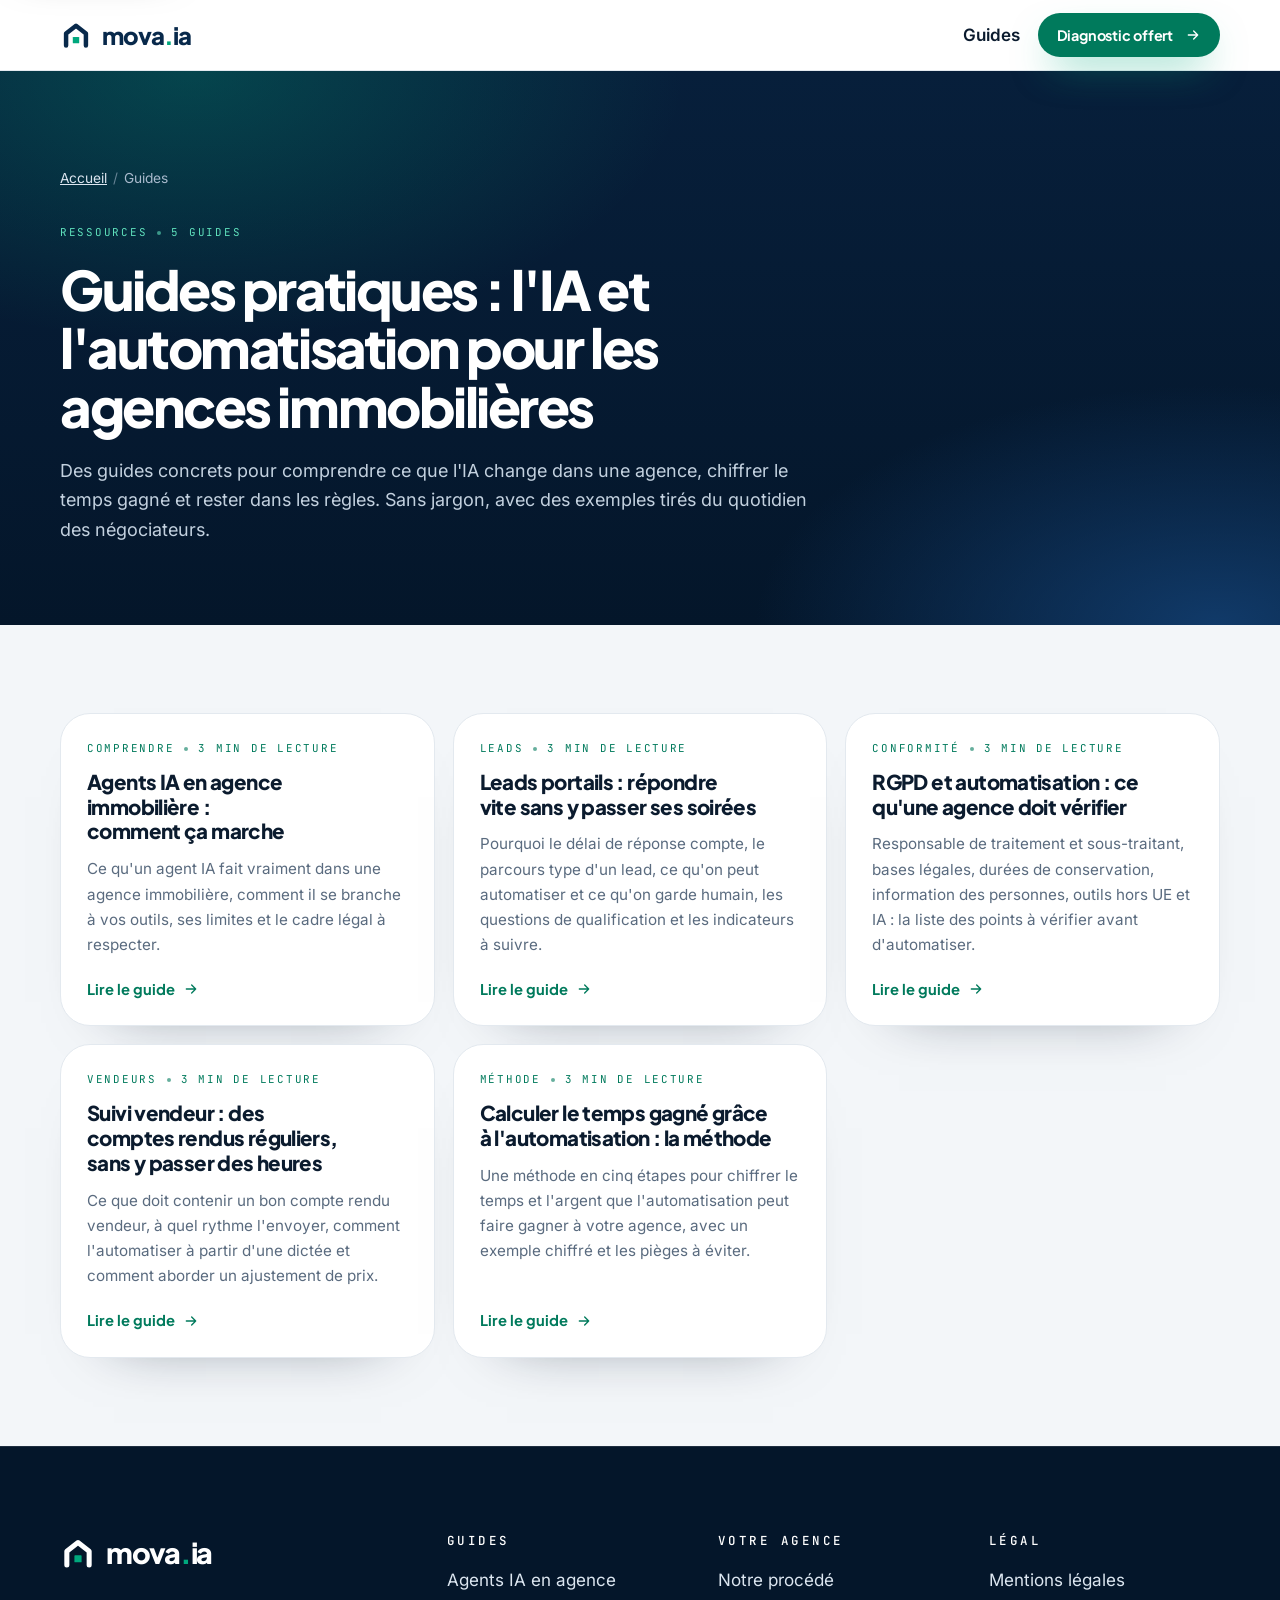
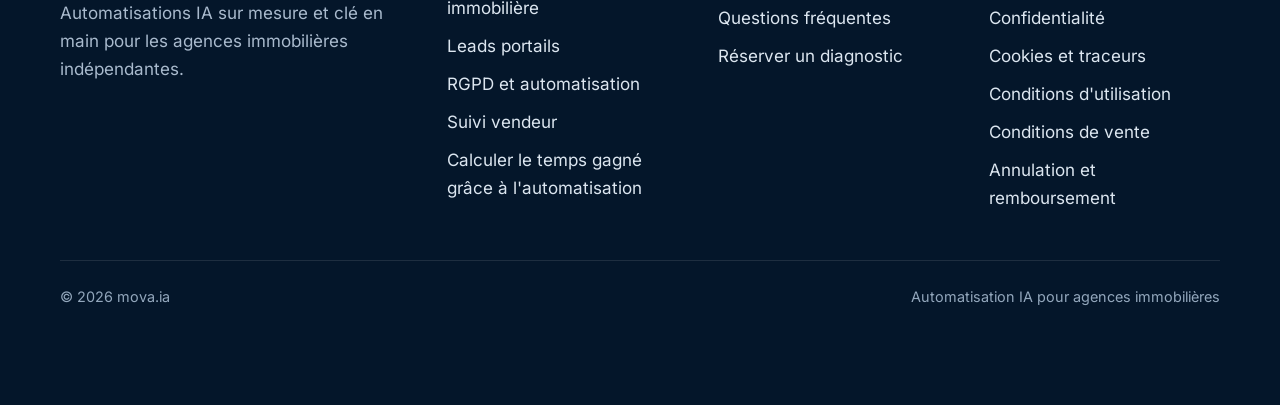
<file: site/guides/index.html>
<!doctype html>
<html lang="fr">
<head>
  <meta charset="utf-8">
  <meta name="viewport" content="width=device-width, initial-scale=1, viewport-fit=cover">
  <title>Guides : l&#x27;IA et l&#x27;automatisation en agence immobilière | mova.ia</title>
  <meta name="description" content="Guides pratiques pour les agences immobilières indépendantes : agents IA, leads portails, RGPD, suivi vendeur et calcul du temps gagné.">
  <meta name="theme-color" content="#04162A">
  <meta property="og:type" content="website">
  <meta property="og:title" content="Guides : l&#x27;IA et l&#x27;automatisation en agence immobilière | mova.ia">
  <meta property="og:description" content="Guides pratiques pour les agences immobilières indépendantes : agents IA, leads portails, RGPD, suivi vendeur et calcul du temps gagné.">
  <meta property="og:locale" content="fr_FR">
  <meta property="og:site_name" content="mova.ia">
  <link rel="icon" href="../assets/favicon.svg" type="image/svg+xml">
  <link rel="stylesheet" href="../fonts.css">
  <link rel="stylesheet" href="../styles.css">
</head>
<body class="g-page">
<a class="skip" href="#contenu">Aller au contenu</a>
<svg width="0" height="0" style="position:absolute" aria-hidden="true">
  <symbol id="i-arrow" viewBox="0 0 24 24"><path d="M5 12h14M13 6l6 6-6 6" fill="none" stroke="currentColor" stroke-width="2" stroke-linecap="round" stroke-linejoin="round"/></symbol>
  <symbol id="i-check" viewBox="0 0 24 24"><path d="m5 12.5 4.5 4.5L19 7" fill="none" stroke="currentColor" stroke-width="2.4" stroke-linecap="round" stroke-linejoin="round"/></symbol>
  <symbol id="i-clock" viewBox="0 0 24 24"><g fill="none" stroke="currentColor" stroke-width="1.8" stroke-linecap="round"><circle cx="12" cy="12" r="9"/><path d="M12 7v5l3 2"/></g></symbol>
</svg>
<header class="g-hdr">
  <div class="wrap g-hdr-in">
    <a class="logo" href="../index.html" aria-label="mova.ia, accueil"><img src="../assets/mark.svg" alt="" width="32" height="32"><span>mova<span class="dot">.</span>ia</span></a>
    <nav class="g-nav" aria-label="Navigation"><a href="../guides/index.html">Guides</a><a class="btn btn-green btn-sm" href="../index.html#appel">Diagnostic offert <svg width="16" height="16" aria-hidden="true"><use href="#i-arrow"/></svg></a></nav>
  </div>
</header>
<main id="contenu">

<header class="g-hero dark">
  <div class="wrap">
    <nav class="g-crumb" aria-label="Fil d'Ariane"><ol><li><a href="../index.html">Accueil</a></li><li aria-current="page">Guides</li></ol></nav>
    <p class="g-tag g-tag--dark">Ressources<i></i>5 guides</p>
    <h1>Guides pratiques : l'IA et l'automatisation pour les agences immobilières</h1>
    <p class="g-lede">Des guides concrets pour comprendre ce que l'IA change dans une agence, chiffrer le temps gagné et rester dans les règles. Sans jargon, avec des exemples tirés du quotidien des négociateurs.</p>
  </div>
</header>
<section class="g-rel g-rel--hub" aria-labelledby="all-h">
  <div class="wrap"><h2 id="all-h" class="sr-only">Tous les guides</h2><div class="g-grid"><a class="g-card rv" href="agents-ia-agence-immobiliere.html">
        <span class="g-tag">Comprendre<i></i>3 min de lecture</span>
        <h3>Agents IA en agence immobilière : comment ça marche</h3>
        <p>Ce qu'un agent IA fait vraiment dans une agence immobilière, comment il se branche à vos outils, ses limites et le cadre légal à respecter.</p>
        <span class="g-go">Lire le guide <svg width="16" height="16" aria-hidden="true"><use href="#i-arrow"/></svg></span>
      </a><a class="g-card rv" href="leads-portails-reponse-rapide.html">
        <span class="g-tag">Leads<i></i>3 min de lecture</span>
        <h3>Leads portails : répondre vite sans y passer ses soirées</h3>
        <p>Pourquoi le délai de réponse compte, le parcours type d'un lead, ce qu'on peut automatiser et ce qu'on garde humain, les questions de qualification et les indicateurs à suivre.</p>
        <span class="g-go">Lire le guide <svg width="16" height="16" aria-hidden="true"><use href="#i-arrow"/></svg></span>
      </a><a class="g-card rv" href="rgpd-automatisation-agence-immobiliere.html">
        <span class="g-tag">Conformité<i></i>3 min de lecture</span>
        <h3>RGPD et automatisation : ce qu'une agence doit vérifier</h3>
        <p>Responsable de traitement et sous-traitant, bases légales, durées de conservation, information des personnes, outils hors UE et IA : la liste des points à vérifier avant d'automatiser.</p>
        <span class="g-go">Lire le guide <svg width="16" height="16" aria-hidden="true"><use href="#i-arrow"/></svg></span>
      </a><a class="g-card rv" href="compte-rendu-vendeur-suivi-mandat.html">
        <span class="g-tag">Vendeurs<i></i>3 min de lecture</span>
        <h3>Suivi vendeur : des comptes rendus réguliers, sans y passer des heures</h3>
        <p>Ce que doit contenir un bon compte rendu vendeur, à quel rythme l'envoyer, comment l'automatiser à partir d'une dictée et comment aborder un ajustement de prix.</p>
        <span class="g-go">Lire le guide <svg width="16" height="16" aria-hidden="true"><use href="#i-arrow"/></svg></span>
      </a><a class="g-card rv" href="calculer-temps-gagne-automatisation.html">
        <span class="g-tag">Méthode<i></i>3 min de lecture</span>
        <h3>Calculer le temps gagné grâce à l'automatisation : la méthode</h3>
        <p>Une méthode en cinq étapes pour chiffrer le temps et l'argent que l'automatisation peut faire gagner à votre agence, avec un exemple chiffré et les pièges à éviter.</p>
        <span class="g-go">Lire le guide <svg width="16" height="16" aria-hidden="true"><use href="#i-arrow"/></svg></span>
      </a></div></div>
</section>
</main>
<footer class="foot dark g-foot">
  <div class="wrap">
    <div class="foot-grid">
      <div><a class="logo" href="../index.html"><img src="../assets/mark-white.svg" alt="" width="36" height="36"><span>mova<span class="dot">.</span>ia</span></a><p class="foot-tag">Automatisations IA sur mesure et clé en main pour les agences immobilières indépendantes.</p></div>
      <div><h2 class="foot-h">Guides</h2><ul><li><a href="../guides/agents-ia-agence-immobiliere.html">Agents IA en agence immobilière</a></li><li><a href="../guides/leads-portails-reponse-rapide.html">Leads portails</a></li><li><a href="../guides/rgpd-automatisation-agence-immobiliere.html">RGPD et automatisation</a></li><li><a href="../guides/compte-rendu-vendeur-suivi-mandat.html">Suivi vendeur</a></li><li><a href="../guides/calculer-temps-gagne-automatisation.html">Calculer le temps gagné grâce à l'automatisation</a></li></ul></div>
      <div><h2 class="foot-h">Votre agence</h2><ul><li><a href="../index.html#procede">Notre procédé</a></li><li><a href="../index.html#faq">Questions fréquentes</a></li><li><a href="../index.html#appel">Réserver un diagnostic</a></li></ul></div>
      <div><h2 class="foot-h">Légal</h2><ul><li><a href="../mentions-legales.html">Mentions légales</a></li><li><a href="../confidentialite.html">Confidentialité</a></li><li><a href="../cookies.html">Cookies et traceurs</a></li><li><a href="../conditions-utilisation.html">Conditions d'utilisation</a></li><li><a href="../cgv.html">Conditions de vente</a></li><li><a href="../remboursement.html">Annulation et remboursement</a></li></ul></div>
    </div>
    <div class="foot-bot"><span>© 2026 mova.ia</span><span>Automatisation IA pour agences immobilières</span></div>
  </div>
</footer>
</body>
</html>
</file>
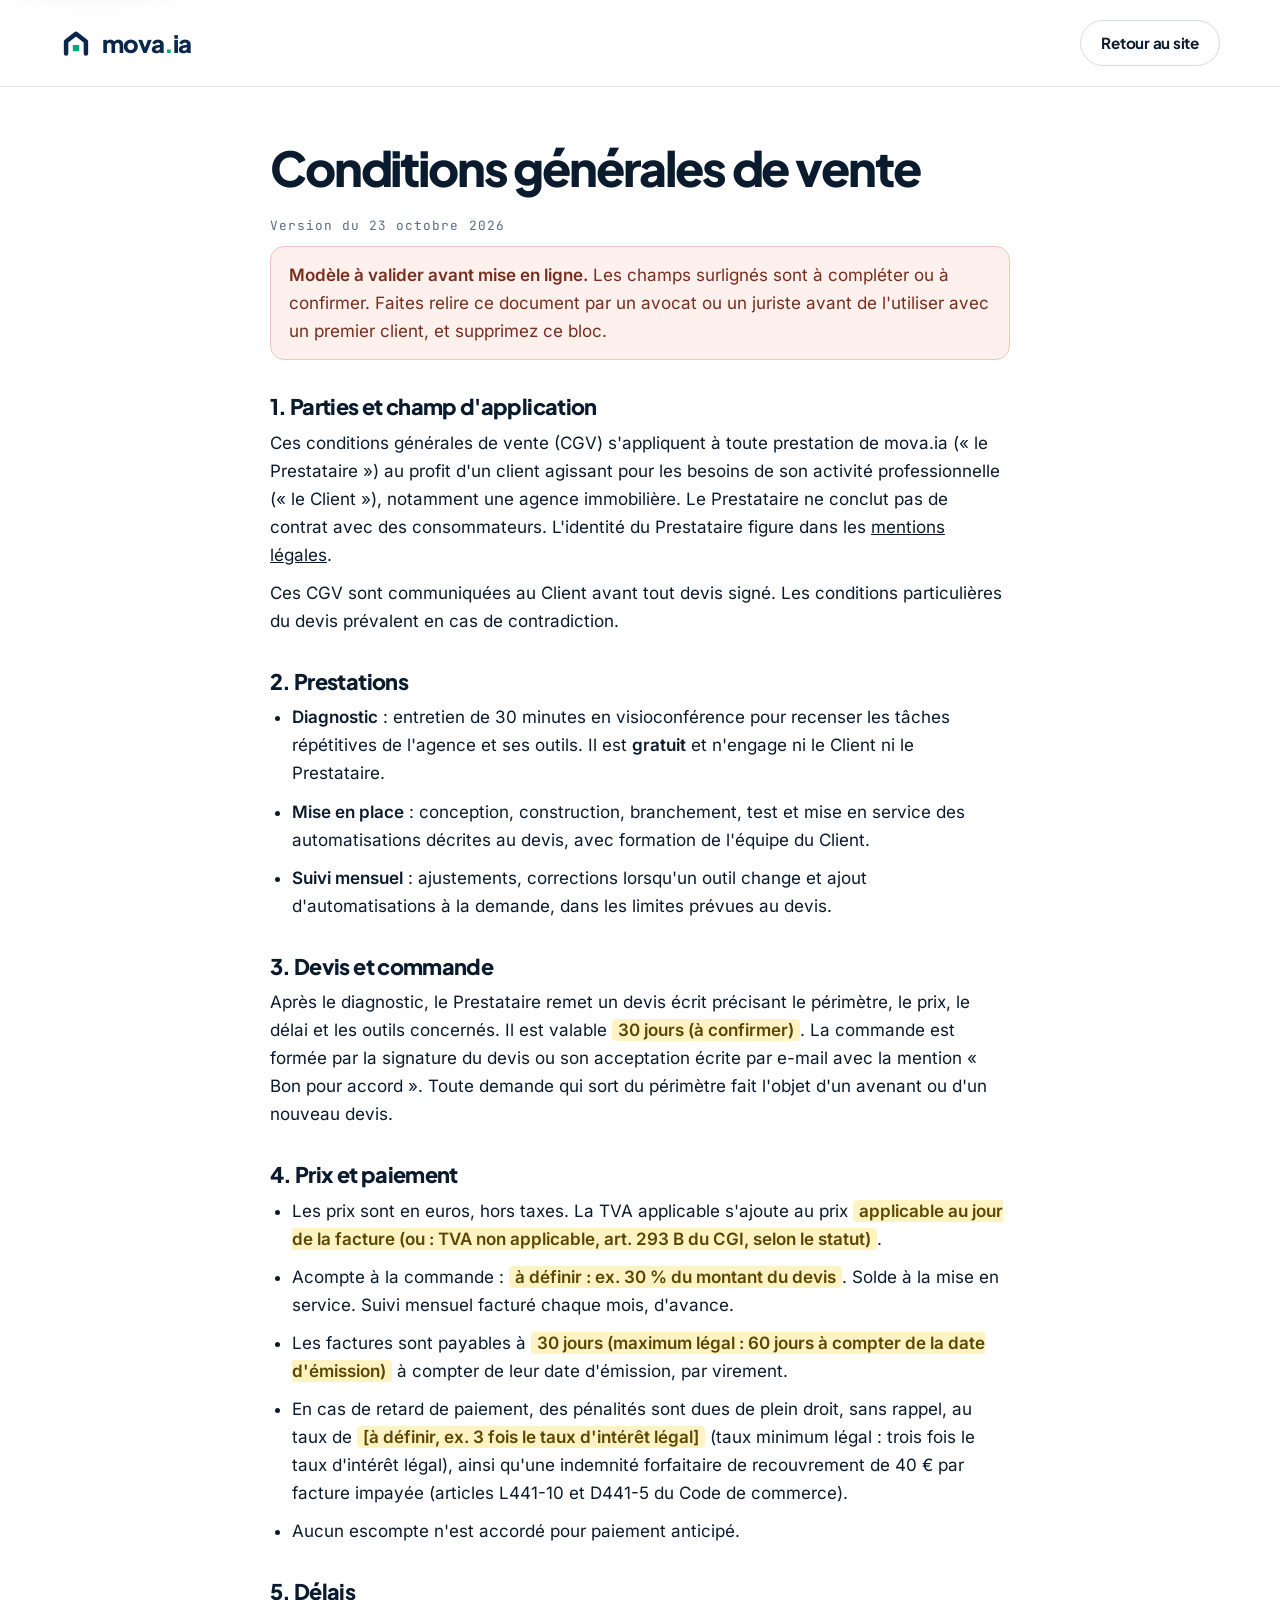
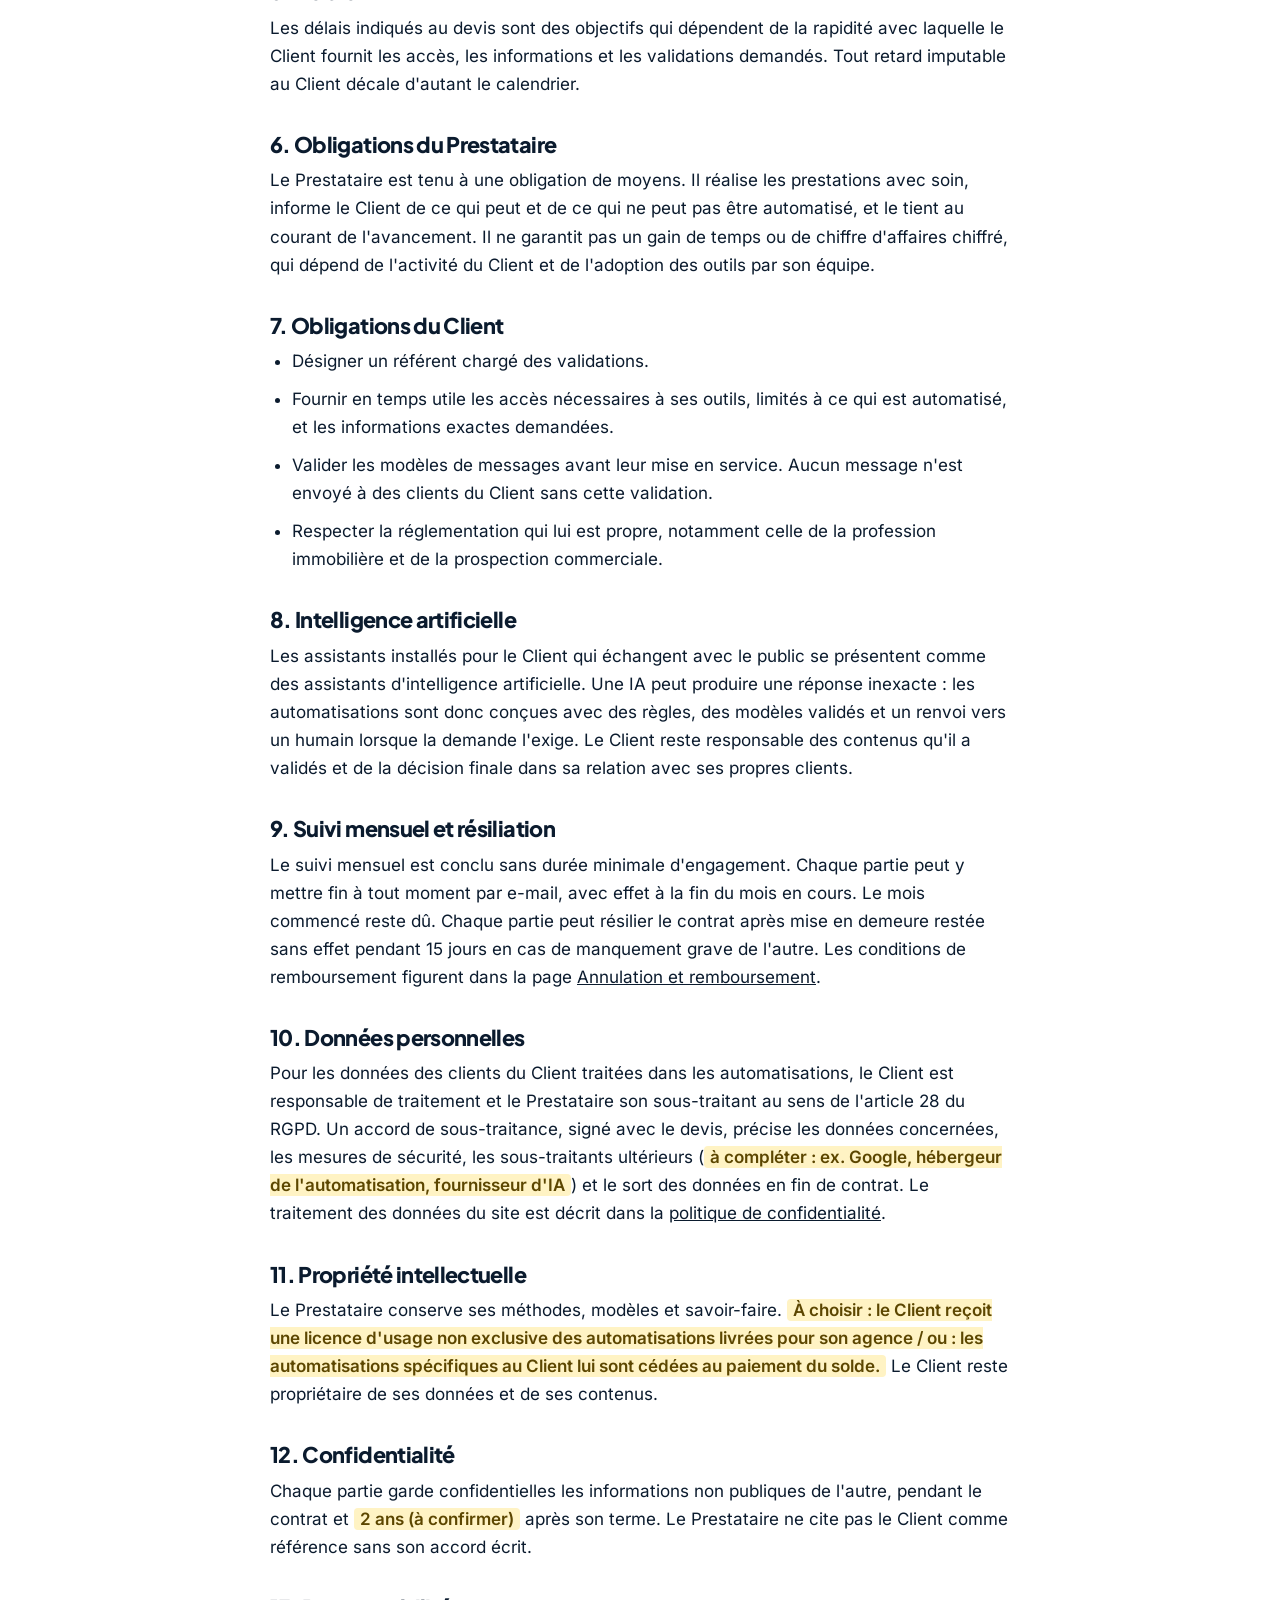
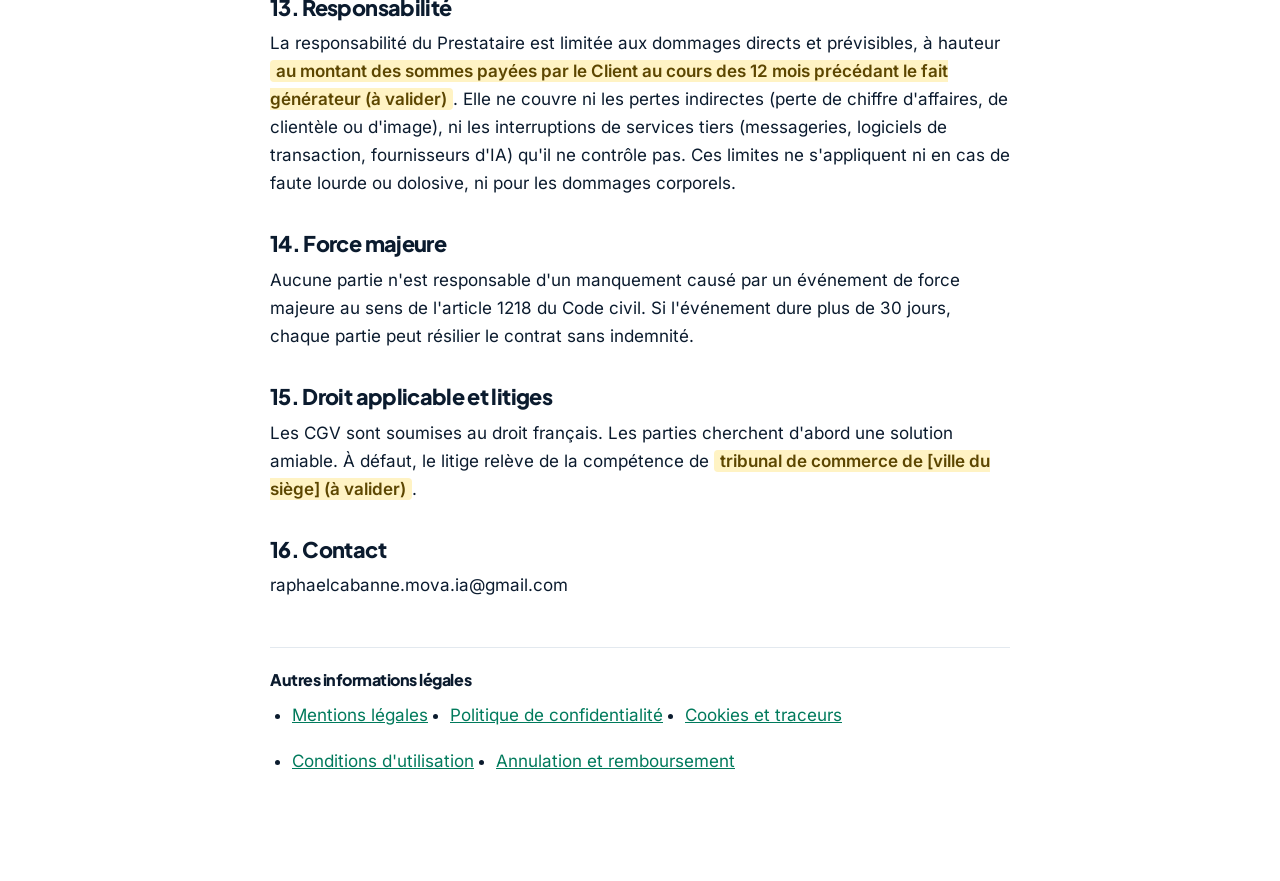
<file: site/cgv.html>
<!doctype html>
<html lang="fr">
<head>
  <meta charset="utf-8">
  <meta name="viewport" content="width=device-width, initial-scale=1">
  <title>Conditions générales de vente | mova.ia</title>
  <meta name="description" content="Conditions générales de vente des prestations mova.ia, destinées aux professionnels.">
  <meta name="robots" content="noindex">
  <link rel="icon" href="assets/favicon.svg" type="image/svg+xml">
  <link rel="stylesheet" href="fonts.css">
  <link rel="stylesheet" href="styles.css">
</head>
<body>
<a class="skip" href="#contenu">Aller au contenu</a>
<header class="legal-hdr"><div class="wrap"><a class="logo" href="index.html" aria-label="mova.ia, retour à l'accueil"><img src="assets/mark.svg" alt="" width="32" height="32"><span>mova<span class="dot">.</span>ia</span></a><a class="btn btn-ghost btn-sm" href="index.html">Retour au site</a></div></header>
<main class="wrap legal" id="contenu">
  <h1>Conditions générales de vente</h1>
  <p class="legal-meta">Version du 23 octobre 2026</p>
  <p class="legal-note"><strong>Modèle à valider avant mise en ligne.</strong> Les champs surlignés sont à compléter ou à confirmer. Faites relire ce document par un avocat ou un juriste avant de l'utiliser avec un premier client, et supprimez ce bloc.</p>

  <h2>1. Parties et champ d'application</h2>
  <p>Ces conditions générales de vente (CGV) s'appliquent à toute prestation de mova.ia (« le Prestataire ») au profit d'un client agissant pour les besoins de son activité professionnelle (« le Client »), notamment une agence immobilière. Le Prestataire ne conclut pas de contrat avec des consommateurs. L'identité du Prestataire figure dans les <a href="mentions-legales.html">mentions légales</a>.</p>
  <p>Ces CGV sont communiquées au Client avant tout devis signé. Les conditions particulières du devis prévalent en cas de contradiction.</p>

  <h2>2. Prestations</h2>
  <ul>
    <li><strong>Diagnostic</strong> : entretien de 30 minutes en visioconférence pour recenser les tâches répétitives de l'agence et ses outils. Il est <strong>gratuit</strong> et n'engage ni le Client ni le Prestataire.</li>
    <li><strong>Mise en place</strong> : conception, construction, branchement, test et mise en service des automatisations décrites au devis, avec formation de l'équipe du Client.</li>
    <li><strong>Suivi mensuel</strong> : ajustements, corrections lorsqu'un outil change et ajout d'automatisations à la demande, dans les limites prévues au devis.</li>
  </ul>

  <h2>3. Devis et commande</h2>
  <p>Après le diagnostic, le Prestataire remet un devis écrit précisant le périmètre, le prix, le délai et les outils concernés. Il est valable <span class="todo">30 jours (à confirmer)</span>. La commande est formée par la signature du devis ou son acceptation écrite par e-mail avec la mention « Bon pour accord ». Toute demande qui sort du périmètre fait l'objet d'un avenant ou d'un nouveau devis.</p>

  <h2>4. Prix et paiement</h2>
  <ul>
    <li>Les prix sont en euros, hors taxes. La TVA applicable s'ajoute au prix <span class="todo">applicable au jour de la facture (ou : TVA non applicable, art. 293 B du CGI, selon le statut)</span>.</li>
    <li>Acompte à la commande : <span class="todo">à définir : ex. 30 % du montant du devis</span>. Solde à la mise en service. Suivi mensuel facturé chaque mois, d'avance.</li>
    <li>Les factures sont payables à <span class="todo">30 jours (maximum légal : 60 jours à compter de la date d'émission)</span> à compter de leur date d'émission, par virement.</li>
    <li>En cas de retard de paiement, des pénalités sont dues de plein droit, sans rappel, au taux de <span class="todo">[à définir, ex. 3 fois le taux d'intérêt légal]</span> (taux minimum légal : trois fois le taux d'intérêt légal), ainsi qu'une indemnité forfaitaire de recouvrement de 40 € par facture impayée (articles L441-10 et D441-5 du Code de commerce).</li>
    <li>Aucun escompte n'est accordé pour paiement anticipé.</li>
  </ul>

  <h2>5. Délais</h2>
  <p>Les délais indiqués au devis sont des objectifs qui dépendent de la rapidité avec laquelle le Client fournit les accès, les informations et les validations demandés. Tout retard imputable au Client décale d'autant le calendrier.</p>

  <h2>6. Obligations du Prestataire</h2>
  <p>Le Prestataire est tenu à une obligation de moyens. Il réalise les prestations avec soin, informe le Client de ce qui peut et de ce qui ne peut pas être automatisé, et le tient au courant de l'avancement. Il ne garantit pas un gain de temps ou de chiffre d'affaires chiffré, qui dépend de l'activité du Client et de l'adoption des outils par son équipe.</p>

  <h2>7. Obligations du Client</h2>
  <ul>
    <li>Désigner un référent chargé des validations.</li>
    <li>Fournir en temps utile les accès nécessaires à ses outils, limités à ce qui est automatisé, et les informations exactes demandées.</li>
    <li>Valider les modèles de messages avant leur mise en service. Aucun message n'est envoyé à des clients du Client sans cette validation.</li>
    <li>Respecter la réglementation qui lui est propre, notamment celle de la profession immobilière et de la prospection commerciale.</li>
  </ul>

  <h2>8. Intelligence artificielle</h2>
  <p>Les assistants installés pour le Client qui échangent avec le public se présentent comme des assistants d'intelligence artificielle. Une IA peut produire une réponse inexacte : les automatisations sont donc conçues avec des règles, des modèles validés et un renvoi vers un humain lorsque la demande l'exige. Le Client reste responsable des contenus qu'il a validés et de la décision finale dans sa relation avec ses propres clients.</p>

  <h2>9. Suivi mensuel et résiliation</h2>
  <p>Le suivi mensuel est conclu sans durée minimale d'engagement. Chaque partie peut y mettre fin à tout moment par e-mail, avec effet à la fin du mois en cours. Le mois commencé reste dû. Chaque partie peut résilier le contrat après mise en demeure restée sans effet pendant 15 jours en cas de manquement grave de l'autre. Les conditions de remboursement figurent dans la page <a href="remboursement.html">Annulation et remboursement</a>.</p>

  <h2>10. Données personnelles</h2>
  <p>Pour les données des clients du Client traitées dans les automatisations, le Client est responsable de traitement et le Prestataire son sous-traitant au sens de l'article 28 du RGPD. Un accord de sous-traitance, signé avec le devis, précise les données concernées, les mesures de sécurité, les sous-traitants ultérieurs (<span class="todo">à compléter : ex. Google, hébergeur de l'automatisation, fournisseur d'IA</span>) et le sort des données en fin de contrat. Le traitement des données du site est décrit dans la <a href="confidentialite.html">politique de confidentialité</a>.</p>

  <h2>11. Propriété intellectuelle</h2>
  <p>Le Prestataire conserve ses méthodes, modèles et savoir-faire. <span class="todo">À choisir : le Client reçoit une licence d'usage non exclusive des automatisations livrées pour son agence / ou : les automatisations spécifiques au Client lui sont cédées au paiement du solde.</span> Le Client reste propriétaire de ses données et de ses contenus.</p>

  <h2>12. Confidentialité</h2>
  <p>Chaque partie garde confidentielles les informations non publiques de l'autre, pendant le contrat et <span class="todo">2 ans (à confirmer)</span> après son terme. Le Prestataire ne cite pas le Client comme référence sans son accord écrit.</p>

  <h2>13. Responsabilité</h2>
  <p>La responsabilité du Prestataire est limitée aux dommages directs et prévisibles, à hauteur <span class="todo">au montant des sommes payées par le Client au cours des 12 mois précédant le fait générateur (à valider)</span>. Elle ne couvre ni les pertes indirectes (perte de chiffre d'affaires, de clientèle ou d'image), ni les interruptions de services tiers (messageries, logiciels de transaction, fournisseurs d'IA) qu'il ne contrôle pas. Ces limites ne s'appliquent ni en cas de faute lourde ou dolosive, ni pour les dommages corporels.</p>

  <h2>14. Force majeure</h2>
  <p>Aucune partie n'est responsable d'un manquement causé par un événement de force majeure au sens de l'article 1218 du Code civil. Si l'événement dure plus de 30 jours, chaque partie peut résilier le contrat sans indemnité.</p>

  <h2>15. Droit applicable et litiges</h2>
  <p>Les CGV sont soumises au droit français. Les parties cherchent d'abord une solution amiable. À défaut, le litige relève de la compétence de <span class="todo">tribunal de commerce de [ville du siège] (à valider)</span>.</p>

  <h2>16. Contact</h2>
  <p>raphaelcabanne.mova.ia@gmail.com</p>

  <nav class="legal-nav" aria-label="Autres informations légales"><h2>Autres informations légales</h2><ul><li><a href="mentions-legales.html">Mentions légales</a></li><li><a href="confidentialite.html">Politique de confidentialité</a></li><li><a href="cookies.html">Cookies et traceurs</a></li><li><a href="conditions-utilisation.html">Conditions d'utilisation</a></li><li><a href="remboursement.html">Annulation et remboursement</a></li></ul></nav>
</main>
</body>
</html>
</file>
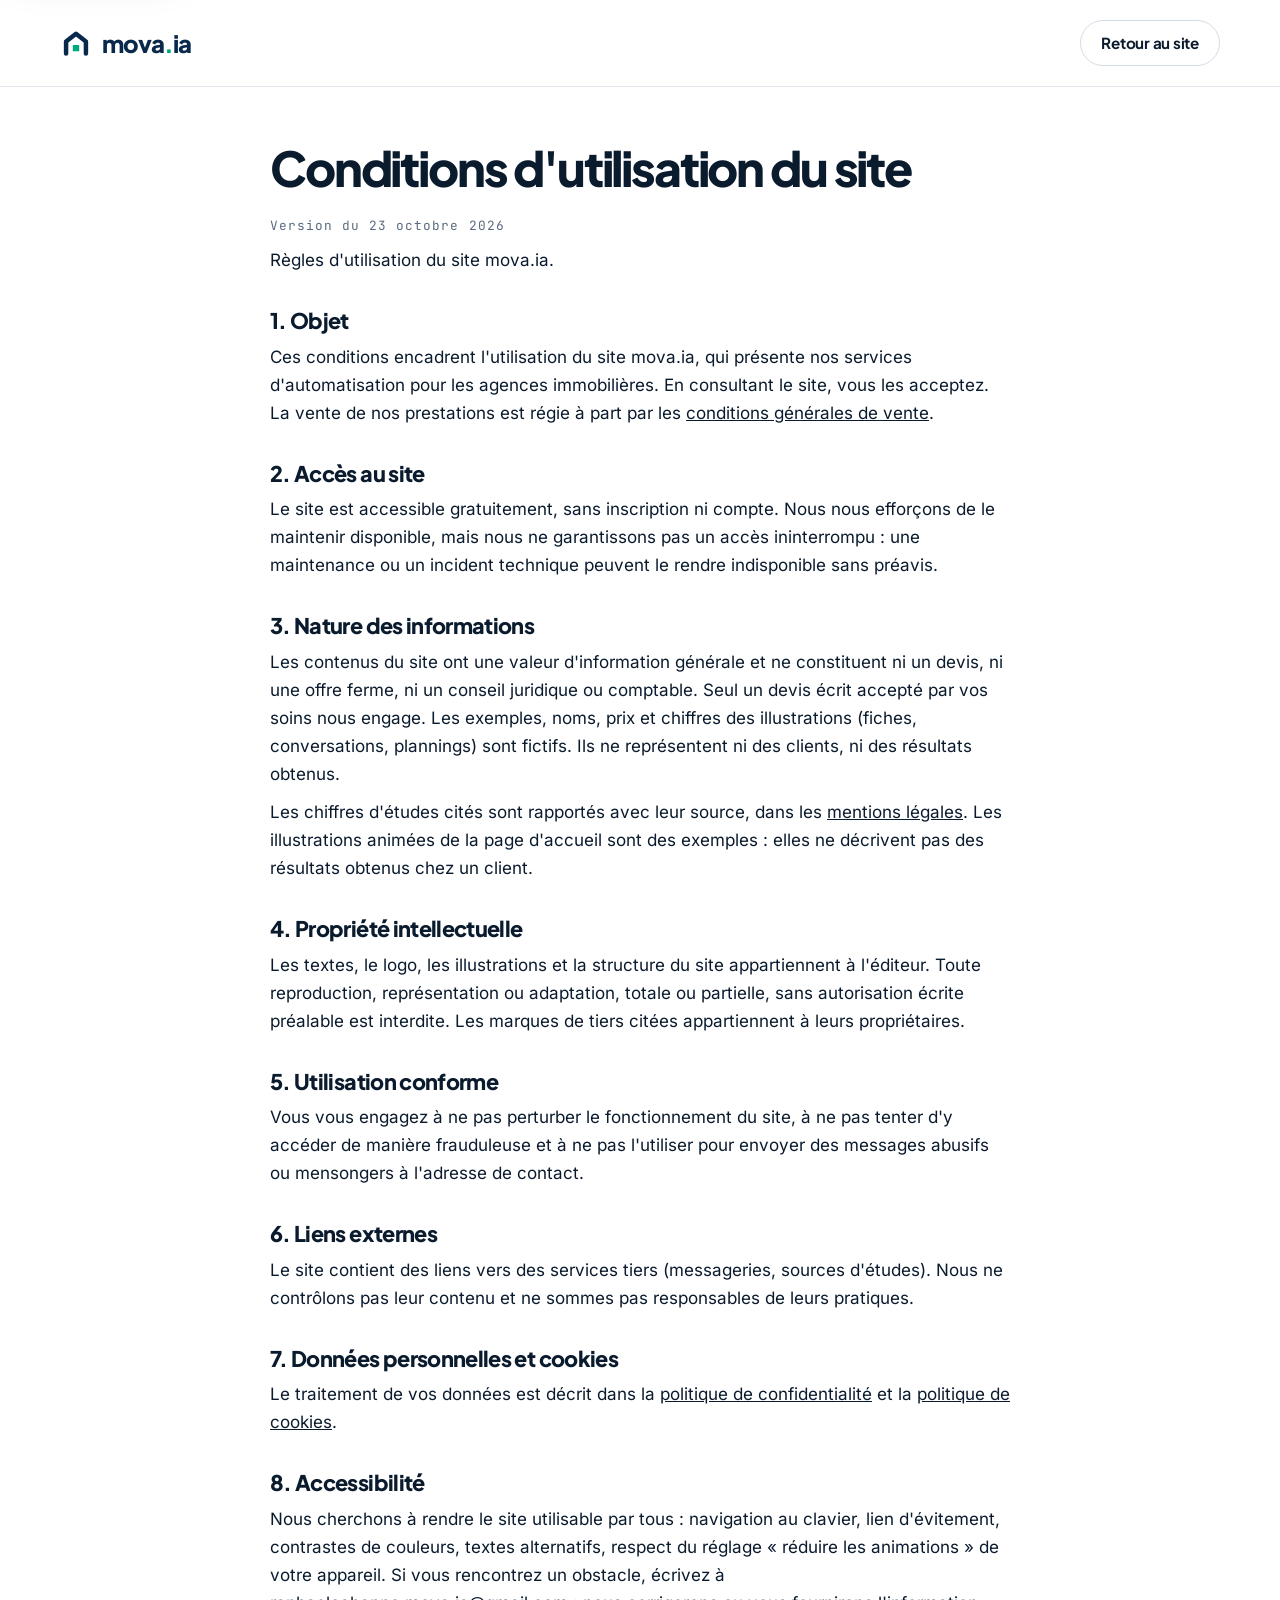
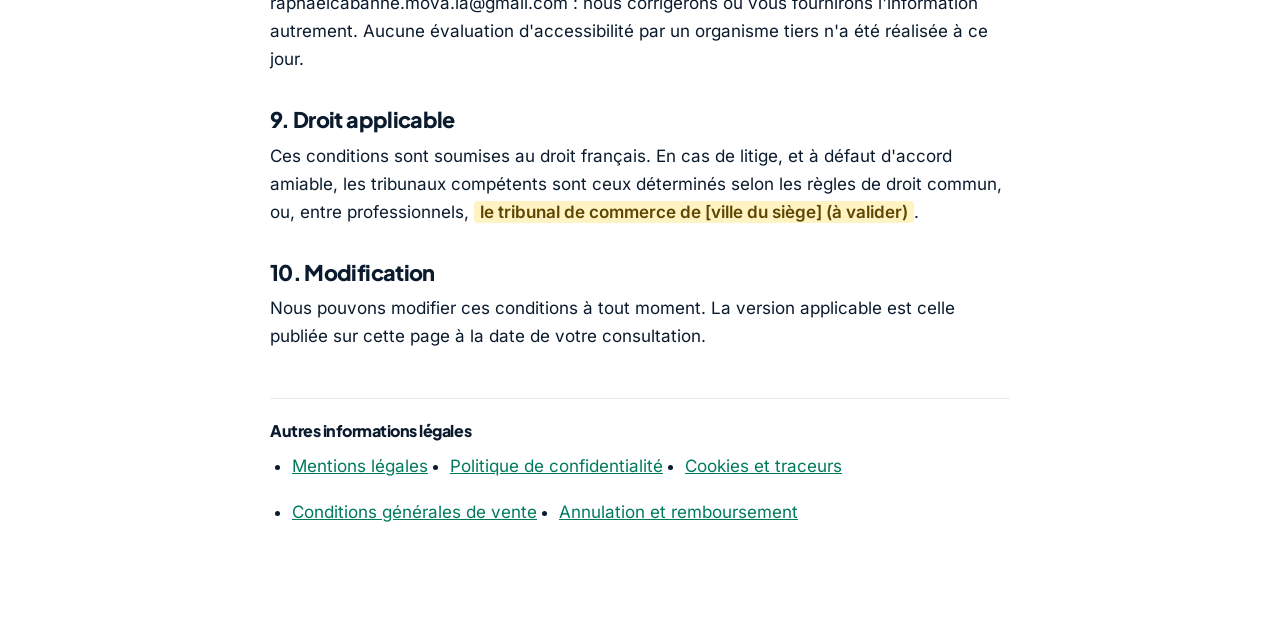
<file: site/conditions-utilisation.html>
<!doctype html>
<html lang="fr">
<head>
  <meta charset="utf-8">
  <meta name="viewport" content="width=device-width, initial-scale=1">
  <title>Conditions d'utilisation du site | mova.ia</title>
  <meta name="description" content="Conditions d'utilisation du site mova.ia.">
  <meta name="robots" content="noindex">
  <link rel="icon" href="assets/favicon.svg" type="image/svg+xml">
  <link rel="stylesheet" href="fonts.css">
  <link rel="stylesheet" href="styles.css">
</head>
<body>
<a class="skip" href="#contenu">Aller au contenu</a>
<header class="legal-hdr"><div class="wrap"><a class="logo" href="index.html" aria-label="mova.ia, retour à l'accueil"><img src="assets/mark.svg" alt="" width="32" height="32"><span>mova<span class="dot">.</span>ia</span></a><a class="btn btn-ghost btn-sm" href="index.html">Retour au site</a></div></header>
<main class="wrap legal" id="contenu">
  <h1>Conditions d'utilisation du site</h1>
  <p class="legal-meta">Version du 23 octobre 2026</p>
  <p>Règles d'utilisation du site mova.ia.</p>

  <h2>1. Objet</h2>
  <p>Ces conditions encadrent l'utilisation du site mova.ia, qui présente nos services d'automatisation pour les agences immobilières. En consultant le site, vous les acceptez. La vente de nos prestations est régie à part par les <a href="cgv.html">conditions générales de vente</a>.</p>

  <h2>2. Accès au site</h2>
  <p>Le site est accessible gratuitement, sans inscription ni compte. Nous nous efforçons de le maintenir disponible, mais nous ne garantissons pas un accès ininterrompu : une maintenance ou un incident technique peuvent le rendre indisponible sans préavis.</p>

  <h2>3. Nature des informations</h2>
  <p>Les contenus du site ont une valeur d'information générale et ne constituent ni un devis, ni une offre ferme, ni un conseil juridique ou comptable. Seul un devis écrit accepté par vos soins nous engage. Les exemples, noms, prix et chiffres des illustrations (fiches, conversations, plannings) sont fictifs. Ils ne représentent ni des clients, ni des résultats obtenus.</p>
  <p>Les chiffres d'études cités sont rapportés avec leur source, dans les <a href="mentions-legales.html">mentions légales</a>. Les illustrations animées de la page d'accueil sont des exemples : elles ne décrivent pas des résultats obtenus chez un client.</p>

  <h2>4. Propriété intellectuelle</h2>
  <p>Les textes, le logo, les illustrations et la structure du site appartiennent à l'éditeur. Toute reproduction, représentation ou adaptation, totale ou partielle, sans autorisation écrite préalable est interdite. Les marques de tiers citées appartiennent à leurs propriétaires.</p>

  <h2>5. Utilisation conforme</h2>
  <p>Vous vous engagez à ne pas perturber le fonctionnement du site, à ne pas tenter d'y accéder de manière frauduleuse et à ne pas l'utiliser pour envoyer des messages abusifs ou mensongers à l'adresse de contact.</p>

  <h2>6. Liens externes</h2>
  <p>Le site contient des liens vers des services tiers (messageries, sources d'études). Nous ne contrôlons pas leur contenu et ne sommes pas responsables de leurs pratiques.</p>

  <h2>7. Données personnelles et cookies</h2>
  <p>Le traitement de vos données est décrit dans la <a href="confidentialite.html">politique de confidentialité</a> et la <a href="cookies.html">politique de cookies</a>.</p>

  <h2>8. Accessibilité</h2>
  <p>Nous cherchons à rendre le site utilisable par tous : navigation au clavier, lien d'évitement, contrastes de couleurs, textes alternatifs, respect du réglage « réduire les animations » de votre appareil. Si vous rencontrez un obstacle, écrivez à raphaelcabanne.mova.ia@gmail.com : nous corrigerons ou vous fournirons l'information autrement. Aucune évaluation d'accessibilité par un organisme tiers n'a été réalisée à ce jour.</p>

  <h2>9. Droit applicable</h2>
  <p>Ces conditions sont soumises au droit français. En cas de litige, et à défaut d'accord amiable, les tribunaux compétents sont ceux déterminés selon les règles de droit commun, ou, entre professionnels, <span class="todo">le tribunal de commerce de [ville du siège] (à valider)</span>.</p>

  <h2>10. Modification</h2>
  <p>Nous pouvons modifier ces conditions à tout moment. La version applicable est celle publiée sur cette page à la date de votre consultation.</p>

  <nav class="legal-nav" aria-label="Autres informations légales"><h2>Autres informations légales</h2><ul><li><a href="mentions-legales.html">Mentions légales</a></li><li><a href="confidentialite.html">Politique de confidentialité</a></li><li><a href="cookies.html">Cookies et traceurs</a></li><li><a href="cgv.html">Conditions générales de vente</a></li><li><a href="remboursement.html">Annulation et remboursement</a></li></ul></nav>
</main>
</body>
</html>
</file>
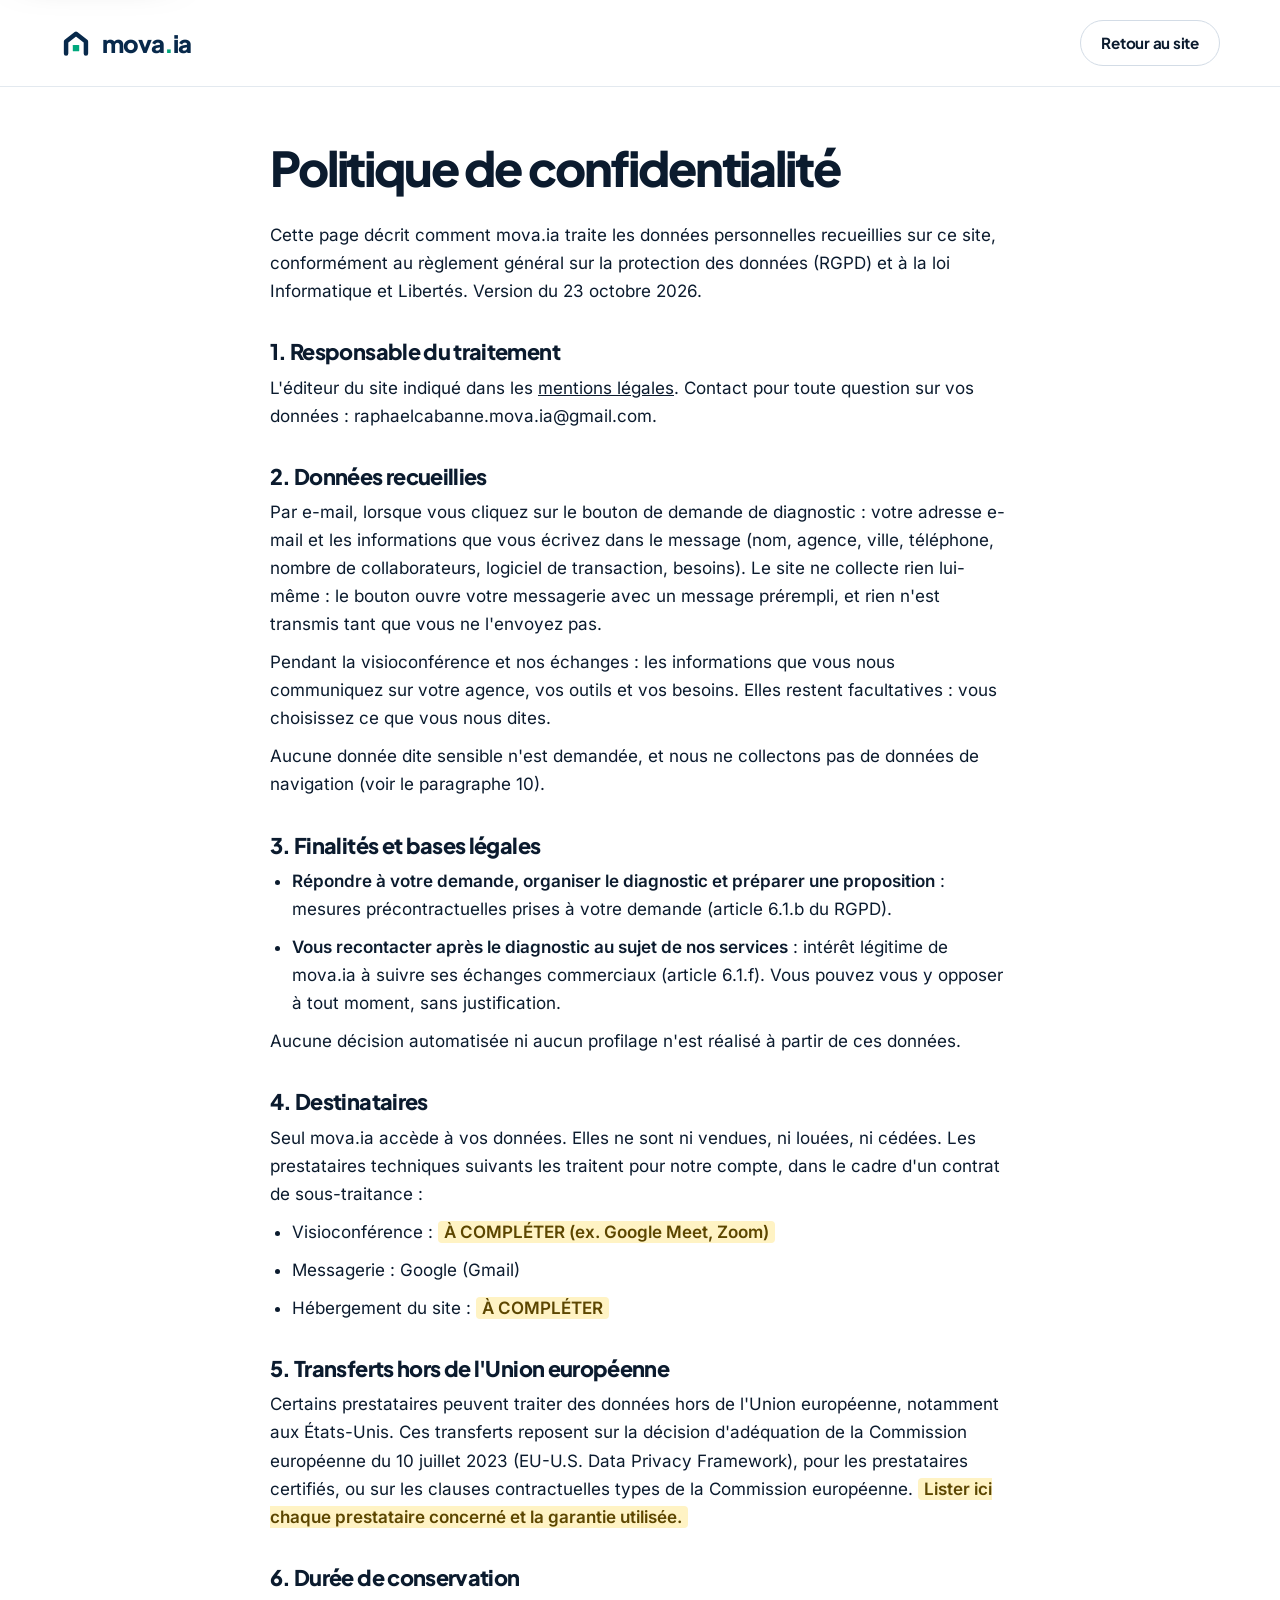
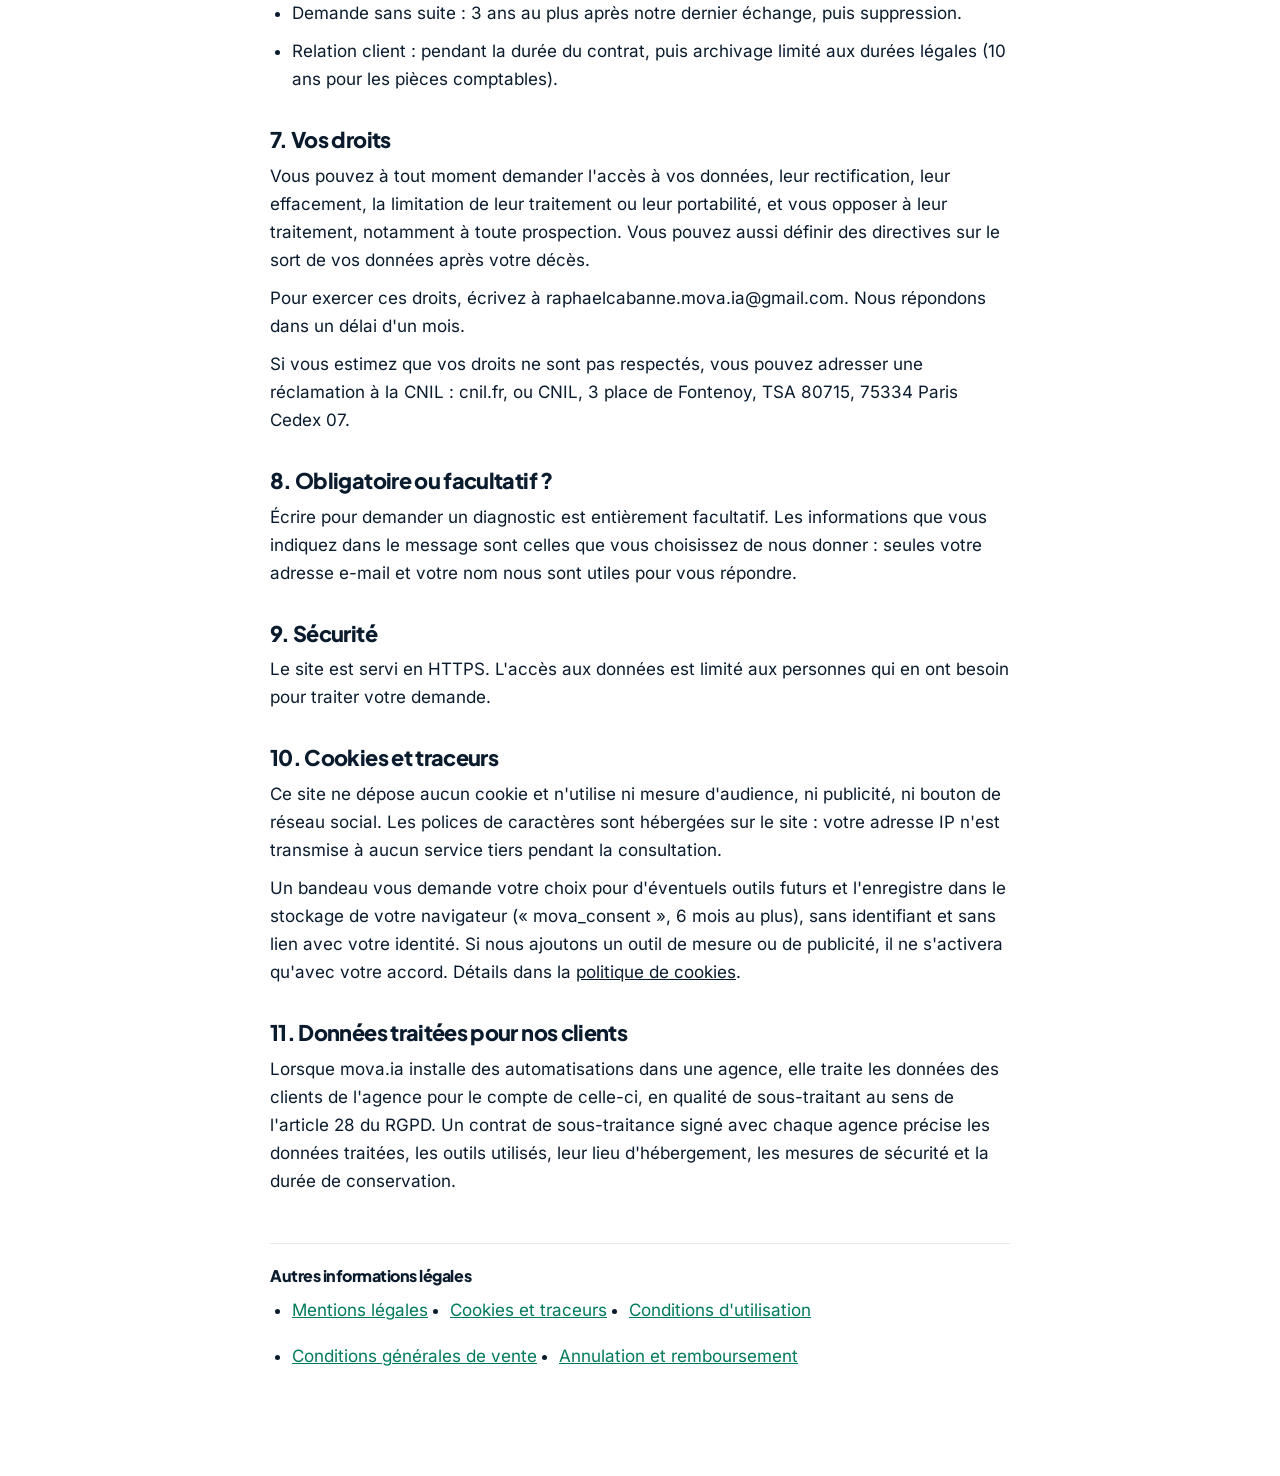
<file: site/confidentialite.html>
<!doctype html>
<html lang="fr">
<head>
  <meta charset="utf-8">
  <meta name="viewport" content="width=device-width, initial-scale=1">
  <title>Politique de confidentialité | mova.ia</title>
  <meta name="robots" content="noindex">
  <link rel="icon" href="assets/favicon.svg" type="image/svg+xml">
  <link rel="stylesheet" href="fonts.css">
  <link rel="stylesheet" href="styles.css">
</head>
<body>
<a class="skip" href="#contenu">Aller au contenu</a>
<header class="legal-hdr"><div class="wrap"><a class="logo" href="index.html" aria-label="mova.ia, retour à l'accueil"><img src="assets/mark.svg" alt="" width="32" height="32"><span>mova<span class="dot">.</span>ia</span></a><a class="btn btn-ghost btn-sm" href="index.html">Retour au site</a></div></header>
<main class="wrap legal" id="contenu">
  <h1>Politique de confidentialité</h1>
  <p>Cette page décrit comment mova.ia traite les données personnelles recueillies sur ce site, conformément au règlement général sur la protection des données (RGPD) et à la loi Informatique et Libertés. Version du 23 octobre 2026.</p>

  <h2>1. Responsable du traitement</h2>
  <p>L'éditeur du site indiqué dans les <a href="mentions-legales.html">mentions légales</a>. Contact pour toute question sur vos données : raphaelcabanne.mova.ia@gmail.com.</p>

  <h2>2. Données recueillies</h2>
  <p>Par e-mail, lorsque vous cliquez sur le bouton de demande de diagnostic : votre adresse e-mail et les informations que vous écrivez dans le message (nom, agence, ville, téléphone, nombre de collaborateurs, logiciel de transaction, besoins). Le site ne collecte rien lui-même : le bouton ouvre votre messagerie avec un message prérempli, et rien n'est transmis tant que vous ne l'envoyez pas.</p>
  <p>Pendant la visioconférence et nos échanges : les informations que vous nous communiquez sur votre agence, vos outils et vos besoins. Elles restent facultatives : vous choisissez ce que vous nous dites.</p>
  <p>Aucune donnée dite sensible n'est demandée, et nous ne collectons pas de données de navigation (voir le paragraphe 10).</p>

  <h2>3. Finalités et bases légales</h2>
  <ul>
    <li><strong>Répondre à votre demande, organiser le diagnostic et préparer une proposition</strong> : mesures précontractuelles prises à votre demande (article 6.1.b du RGPD).</li>
    <li><strong>Vous recontacter après le diagnostic au sujet de nos services</strong> : intérêt légitime de mova.ia à suivre ses échanges commerciaux (article 6.1.f). Vous pouvez vous y opposer à tout moment, sans justification.</li>
  </ul>
  <p>Aucune décision automatisée ni aucun profilage n'est réalisé à partir de ces données.</p>

  <h2>4. Destinataires</h2>
  <p>Seul mova.ia accède à vos données. Elles ne sont ni vendues, ni louées, ni cédées. Les prestataires techniques suivants les traitent pour notre compte, dans le cadre d'un contrat de sous-traitance :</p>
  <ul>
    <li>Visioconférence : <span class="todo">À COMPLÉTER (ex. Google Meet, Zoom)</span></li>
    <li>Messagerie : Google (Gmail)</li>
    <li>Hébergement du site : <span class="todo">À COMPLÉTER</span></li>
  </ul>

  <h2>5. Transferts hors de l'Union européenne</h2>
  <p>Certains prestataires peuvent traiter des données hors de l'Union européenne, notamment aux États-Unis. Ces transferts reposent sur la décision d'adéquation de la Commission européenne du 10 juillet 2023 (EU-U.S. Data Privacy Framework), pour les prestataires certifiés, ou sur les clauses contractuelles types de la Commission européenne. <span class="todo">Lister ici chaque prestataire concerné et la garantie utilisée.</span></p>

  <h2>6. Durée de conservation</h2>
  <ul>
    <li>Demande sans suite : 3 ans au plus après notre dernier échange, puis suppression.</li>
    <li>Relation client : pendant la durée du contrat, puis archivage limité aux durées légales (10 ans pour les pièces comptables).</li>
  </ul>

  <h2>7. Vos droits</h2>
  <p>Vous pouvez à tout moment demander l'accès à vos données, leur rectification, leur effacement, la limitation de leur traitement ou leur portabilité, et vous opposer à leur traitement, notamment à toute prospection. Vous pouvez aussi définir des directives sur le sort de vos données après votre décès.</p>
  <p>Pour exercer ces droits, écrivez à raphaelcabanne.mova.ia@gmail.com. Nous répondons dans un délai d'un mois.</p>
  <p>Si vous estimez que vos droits ne sont pas respectés, vous pouvez adresser une réclamation à la CNIL : cnil.fr, ou CNIL, 3 place de Fontenoy, TSA 80715, 75334 Paris Cedex 07.</p>

  <h2>8. Obligatoire ou facultatif ?</h2>
  <p>Écrire pour demander un diagnostic est entièrement facultatif. Les informations que vous indiquez dans le message sont celles que vous choisissez de nous donner : seules votre adresse e-mail et votre nom nous sont utiles pour vous répondre.</p>

  <h2>9. Sécurité</h2>
  <p>Le site est servi en HTTPS. L'accès aux données est limité aux personnes qui en ont besoin pour traiter votre demande.</p>

  <h2>10. Cookies et traceurs</h2>
  <p>Ce site ne dépose aucun cookie et n'utilise ni mesure d'audience, ni publicité, ni bouton de réseau social. Les polices de caractères sont hébergées sur le site : votre adresse IP n'est transmise à aucun service tiers pendant la consultation.</p>
  <p>Un bandeau vous demande votre choix pour d'éventuels outils futurs et l'enregistre dans le stockage de votre navigateur (« mova_consent », 6 mois au plus), sans identifiant et sans lien avec votre identité. Si nous ajoutons un outil de mesure ou de publicité, il ne s'activera qu'avec votre accord. Détails dans la <a href="cookies.html">politique de cookies</a>.</p>

  <h2>11. Données traitées pour nos clients</h2>
  <p>Lorsque mova.ia installe des automatisations dans une agence, elle traite les données des clients de l'agence pour le compte de celle-ci, en qualité de sous-traitant au sens de l'article 28 du RGPD. Un contrat de sous-traitance signé avec chaque agence précise les données traitées, les outils utilisés, leur lieu d'hébergement, les mesures de sécurité et la durée de conservation.</p>
  <nav class="legal-nav" aria-label="Autres informations légales"><h2>Autres informations légales</h2><ul><li><a href="mentions-legales.html">Mentions légales</a></li><li><a href="cookies.html">Cookies et traceurs</a></li><li><a href="conditions-utilisation.html">Conditions d'utilisation</a></li><li><a href="cgv.html">Conditions générales de vente</a></li><li><a href="remboursement.html">Annulation et remboursement</a></li></ul></nav>
</main>
</body>
</html>
</file>
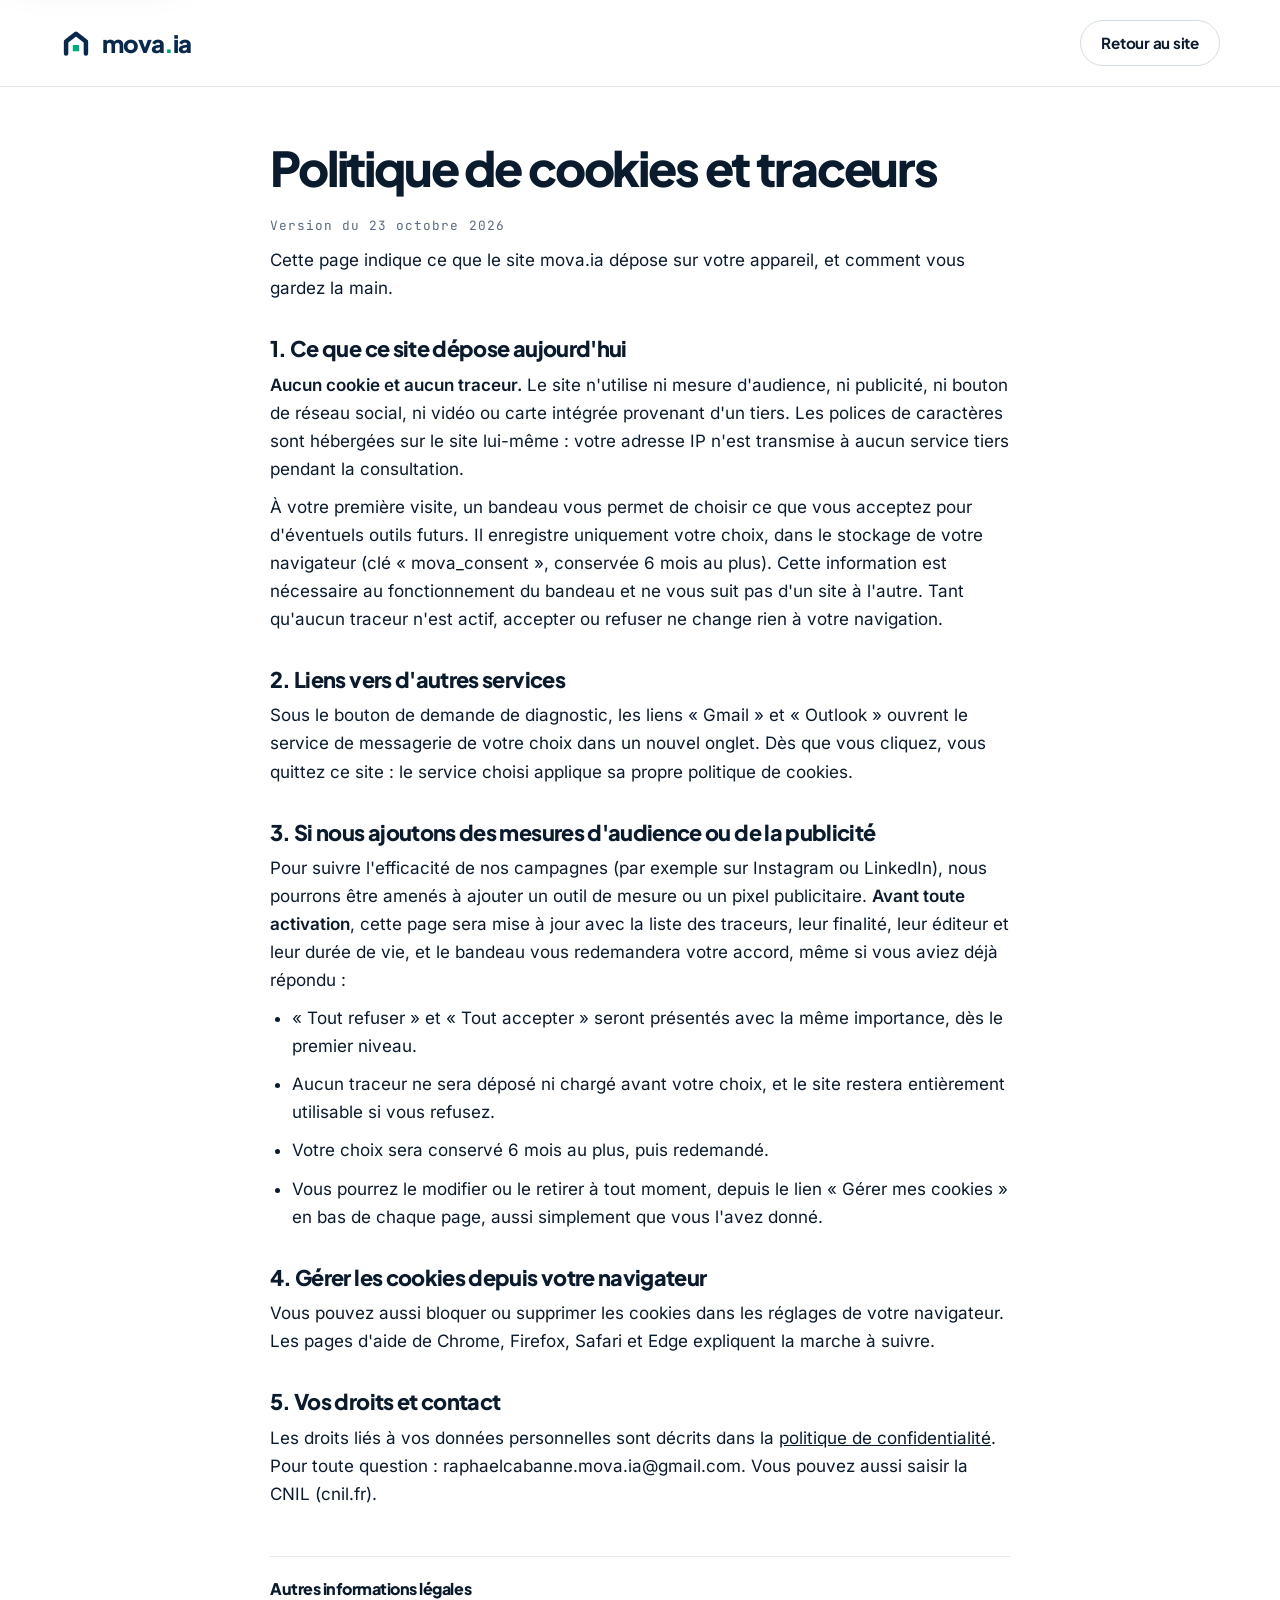
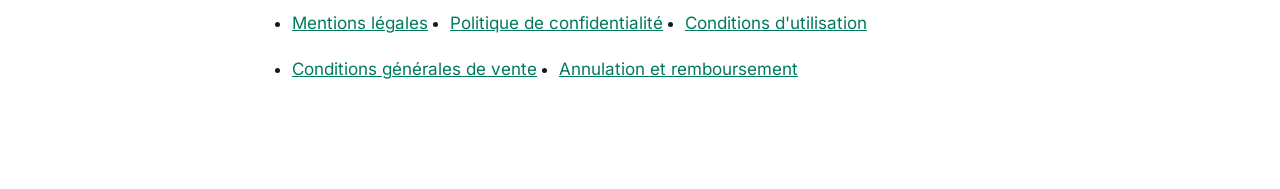
<file: site/cookies.html>
<!doctype html>
<html lang="fr">
<head>
  <meta charset="utf-8">
  <meta name="viewport" content="width=device-width, initial-scale=1">
  <title>Politique de cookies et traceurs | mova.ia</title>
  <meta name="description" content="Ce que le site mova.ia dépose sur votre appareil et comment gérer vos choix.">
  <meta name="robots" content="noindex">
  <link rel="icon" href="assets/favicon.svg" type="image/svg+xml">
  <link rel="stylesheet" href="fonts.css">
  <link rel="stylesheet" href="styles.css">
</head>
<body>
<a class="skip" href="#contenu">Aller au contenu</a>
<header class="legal-hdr"><div class="wrap"><a class="logo" href="index.html" aria-label="mova.ia, retour à l'accueil"><img src="assets/mark.svg" alt="" width="32" height="32"><span>mova<span class="dot">.</span>ia</span></a><a class="btn btn-ghost btn-sm" href="index.html">Retour au site</a></div></header>
<main class="wrap legal" id="contenu">
  <h1>Politique de cookies et traceurs</h1>
  <p class="legal-meta">Version du 23 octobre 2026</p>
  <p>Cette page indique ce que le site mova.ia dépose sur votre appareil, et comment vous gardez la main.</p>

  <h2>1. Ce que ce site dépose aujourd'hui</h2>
  <p><strong>Aucun cookie et aucun traceur.</strong> Le site n'utilise ni mesure d'audience, ni publicité, ni bouton de réseau social, ni vidéo ou carte intégrée provenant d'un tiers. Les polices de caractères sont hébergées sur le site lui-même : votre adresse IP n'est transmise à aucun service tiers pendant la consultation.</p>
  <p>À votre première visite, un bandeau vous permet de choisir ce que vous acceptez pour d'éventuels outils futurs. Il enregistre uniquement votre choix, dans le stockage de votre navigateur (clé « mova_consent », conservée 6 mois au plus). Cette information est nécessaire au fonctionnement du bandeau et ne vous suit pas d'un site à l'autre. Tant qu'aucun traceur n'est actif, accepter ou refuser ne change rien à votre navigation.</p>

  <h2>2. Liens vers d'autres services</h2>
  <p>Sous le bouton de demande de diagnostic, les liens « Gmail » et « Outlook » ouvrent le service de messagerie de votre choix dans un nouvel onglet. Dès que vous cliquez, vous quittez ce site : le service choisi applique sa propre politique de cookies.</p>

  <h2>3. Si nous ajoutons des mesures d'audience ou de la publicité</h2>
  <p>Pour suivre l'efficacité de nos campagnes (par exemple sur Instagram ou LinkedIn), nous pourrons être amenés à ajouter un outil de mesure ou un pixel publicitaire. <strong>Avant toute activation</strong>, cette page sera mise à jour avec la liste des traceurs, leur finalité, leur éditeur et leur durée de vie, et le bandeau vous redemandera votre accord, même si vous aviez déjà répondu :</p>
  <ul>
    <li>« Tout refuser » et « Tout accepter » seront présentés avec la même importance, dès le premier niveau.</li>
    <li>Aucun traceur ne sera déposé ni chargé avant votre choix, et le site restera entièrement utilisable si vous refusez.</li>
    <li>Votre choix sera conservé 6 mois au plus, puis redemandé.</li>
    <li>Vous pourrez le modifier ou le retirer à tout moment, depuis le lien « Gérer mes cookies » en bas de chaque page, aussi simplement que vous l'avez donné.</li>
  </ul>

  <h2>4. Gérer les cookies depuis votre navigateur</h2>
  <p>Vous pouvez aussi bloquer ou supprimer les cookies dans les réglages de votre navigateur. Les pages d'aide de Chrome, Firefox, Safari et Edge expliquent la marche à suivre.</p>

  <h2>5. Vos droits et contact</h2>
  <p>Les droits liés à vos données personnelles sont décrits dans la <a href="confidentialite.html">politique de confidentialité</a>. Pour toute question : raphaelcabanne.mova.ia@gmail.com. Vous pouvez aussi saisir la CNIL (cnil.fr).</p>

  <nav class="legal-nav" aria-label="Autres informations légales"><h2>Autres informations légales</h2><ul><li><a href="mentions-legales.html">Mentions légales</a></li><li><a href="confidentialite.html">Politique de confidentialité</a></li><li><a href="conditions-utilisation.html">Conditions d'utilisation</a></li><li><a href="cgv.html">Conditions générales de vente</a></li><li><a href="remboursement.html">Annulation et remboursement</a></li></ul></nav>
</main>
</body>
</html>
</file>
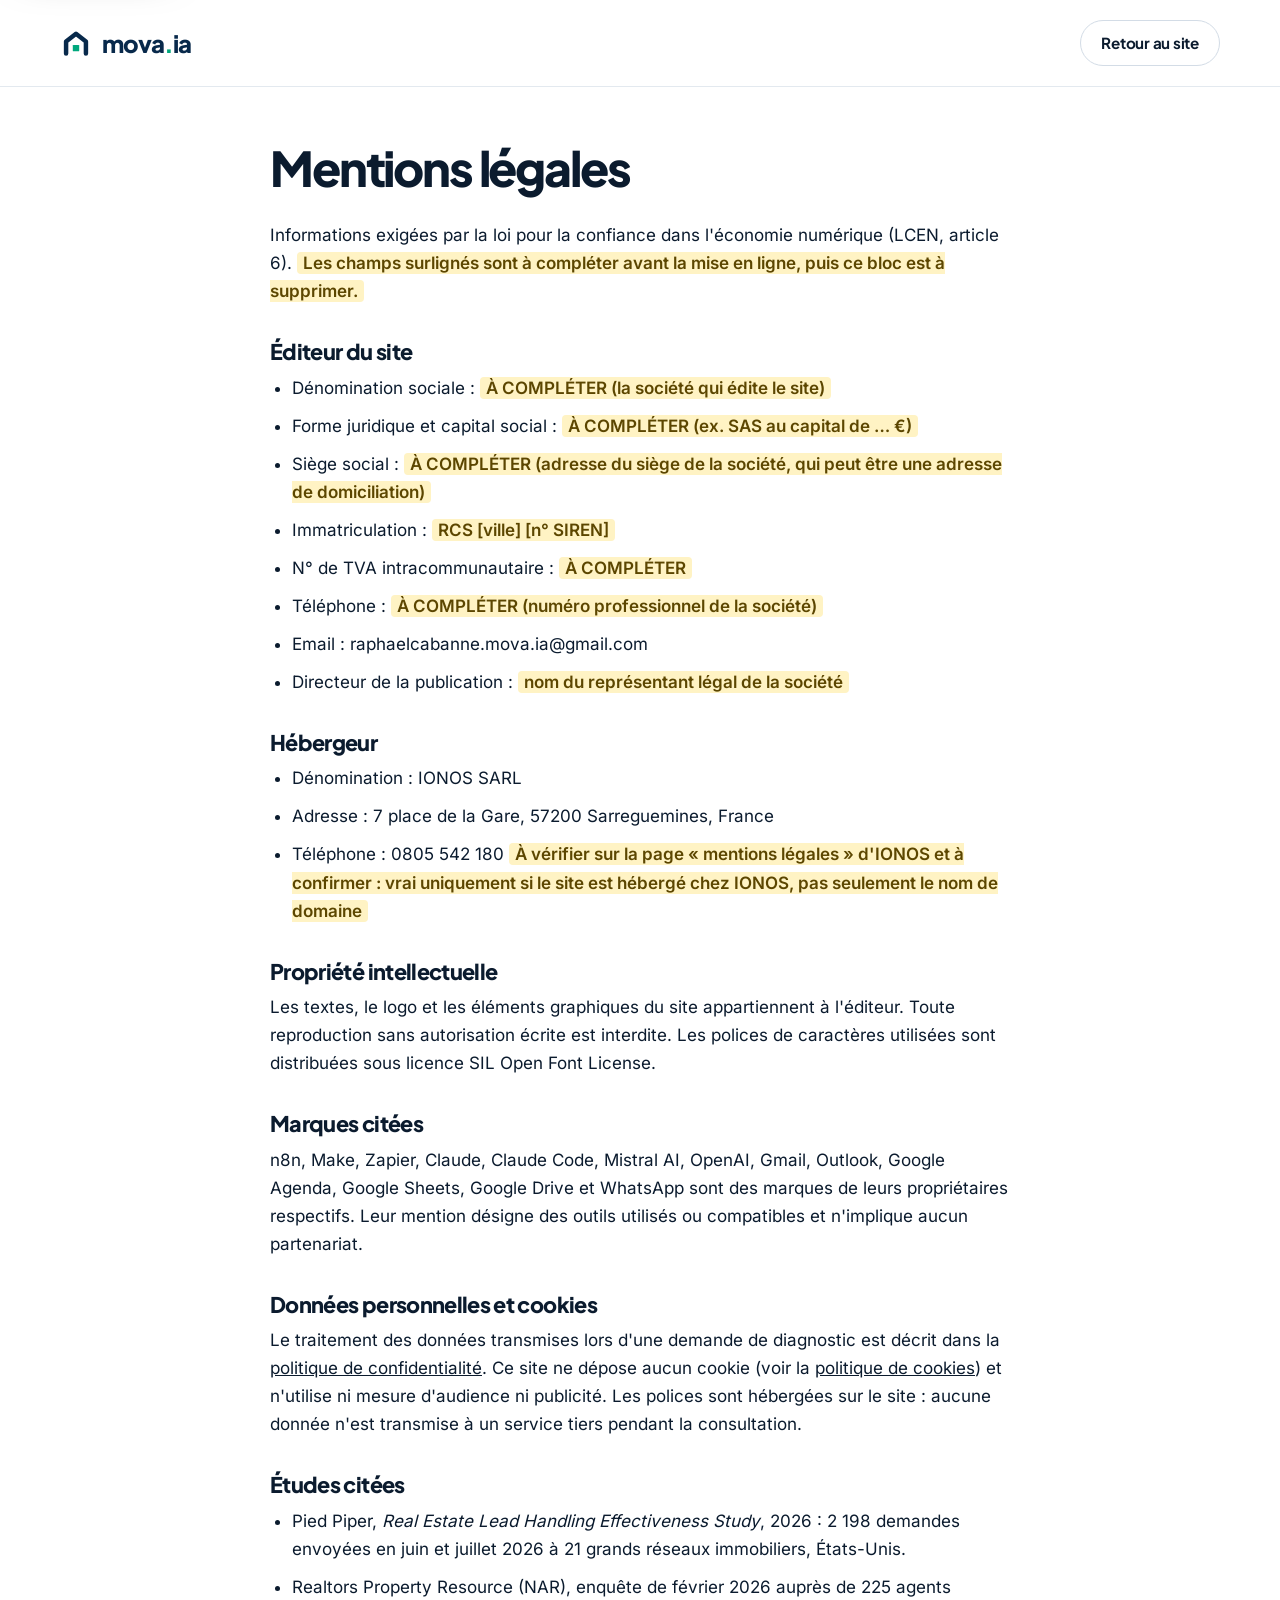
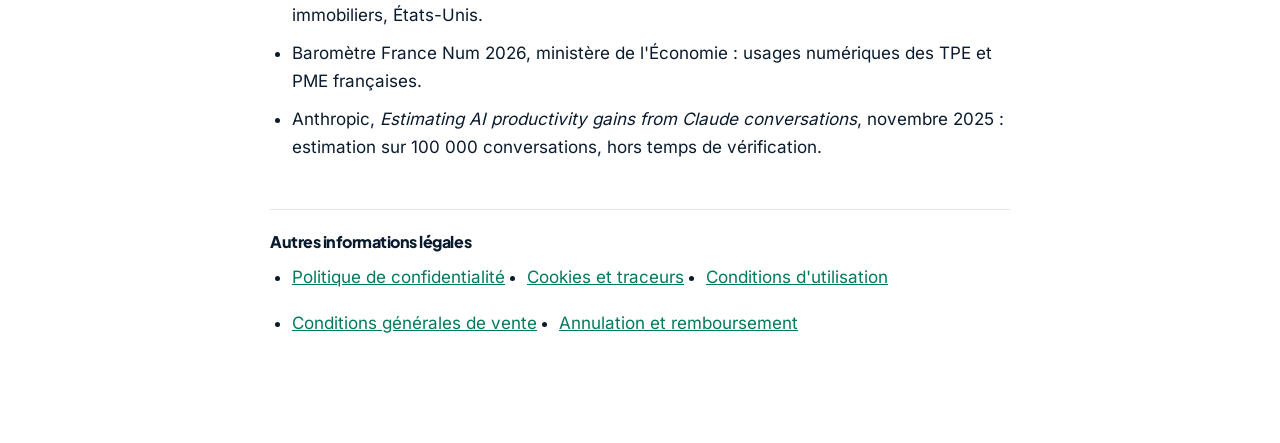
<file: site/mentions-legales.html>
<!doctype html>
<html lang="fr">
<head>
  <meta charset="utf-8">
  <meta name="viewport" content="width=device-width, initial-scale=1">
  <title>Mentions légales | mova.ia</title>
  <meta name="robots" content="noindex">
  <link rel="icon" href="assets/favicon.svg" type="image/svg+xml">
  <link rel="stylesheet" href="fonts.css">
  <link rel="stylesheet" href="styles.css">
</head>
<body>
<a class="skip" href="#contenu">Aller au contenu</a>
<header class="legal-hdr"><div class="wrap"><a class="logo" href="index.html" aria-label="mova.ia, retour à l'accueil"><img src="assets/mark.svg" alt="" width="32" height="32"><span>mova<span class="dot">.</span>ia</span></a><a class="btn btn-ghost btn-sm" href="index.html">Retour au site</a></div></header>
<main class="wrap legal" id="contenu">
  <h1>Mentions légales</h1>
  <p>Informations exigées par la loi pour la confiance dans l'économie numérique (LCEN, article 6). <span class="todo">Les champs surlignés sont à compléter avant la mise en ligne, puis ce bloc est à supprimer.</span></p>

  <h2>Éditeur du site</h2>
  <ul>
    <li>Dénomination sociale : <span class="todo">À COMPLÉTER (la société qui édite le site)</span></li>
    <li>Forme juridique et capital social : <span class="todo">À COMPLÉTER (ex. SAS au capital de … €)</span></li>
    <li>Siège social : <span class="todo">À COMPLÉTER (adresse du siège de la société, qui peut être une adresse de domiciliation)</span></li>
    <li>Immatriculation : <span class="todo">RCS [ville] [n° SIREN]</span></li>
    <li>N° de TVA intracommunautaire : <span class="todo">À COMPLÉTER</span></li>
    <li>Téléphone : <span class="todo">À COMPLÉTER (numéro professionnel de la société)</span></li>
    <li>Email : raphaelcabanne.mova.ia@gmail.com</li>
    <li>Directeur de la publication : <span class="todo">nom du représentant légal de la société</span></li>
  </ul>

  <h2>Hébergeur</h2>
  <ul>
    <li>Dénomination : IONOS SARL</li>
    <li>Adresse : 7 place de la Gare, 57200 Sarreguemines, France</li>
    <li>Téléphone : 0805 542 180 <span class="todo">À vérifier sur la page « mentions légales » d'IONOS et à confirmer : vrai uniquement si le site est hébergé chez IONOS, pas seulement le nom de domaine</span></li>
  </ul>

  <h2>Propriété intellectuelle</h2>
  <p>Les textes, le logo et les éléments graphiques du site appartiennent à l'éditeur. Toute reproduction sans autorisation écrite est interdite. Les polices de caractères utilisées sont distribuées sous licence SIL Open Font License.</p>

  <h2>Marques citées</h2>
  <p>n8n, Make, Zapier, Claude, Claude Code, Mistral AI, OpenAI, Gmail, Outlook, Google Agenda, Google Sheets, Google Drive et WhatsApp sont des marques de leurs propriétaires respectifs. Leur mention désigne des outils utilisés ou compatibles et n'implique aucun partenariat.</p>

  <h2>Données personnelles et cookies</h2>
  <p>Le traitement des données transmises lors d'une demande de diagnostic est décrit dans la <a href="confidentialite.html">politique de confidentialité</a>. Ce site ne dépose aucun cookie (voir la <a href="cookies.html">politique de cookies</a>) et n'utilise ni mesure d'audience ni publicité. Les polices sont hébergées sur le site : aucune donnée n'est transmise à un service tiers pendant la consultation.</p>

  <h2>Études citées</h2>
  <ul>
    <li>Pied Piper, <em>Real Estate Lead Handling Effectiveness Study</em>, 2026 : 2 198 demandes envoyées en juin et juillet 2026 à 21 grands réseaux immobiliers, États-Unis.</li>
    <li>Realtors Property Resource (NAR), enquête de février 2026 auprès de 225 agents immobiliers, États-Unis.</li>
    <li>Baromètre France Num 2026, ministère de l'Économie : usages numériques des TPE et PME françaises.</li>
    <li>Anthropic, <em>Estimating AI productivity gains from Claude conversations</em>, novembre 2025 : estimation sur 100 000 conversations, hors temps de vérification.</li>
  </ul>
  <nav class="legal-nav" aria-label="Autres informations légales"><h2>Autres informations légales</h2><ul><li><a href="confidentialite.html">Politique de confidentialité</a></li><li><a href="cookies.html">Cookies et traceurs</a></li><li><a href="conditions-utilisation.html">Conditions d'utilisation</a></li><li><a href="cgv.html">Conditions générales de vente</a></li><li><a href="remboursement.html">Annulation et remboursement</a></li></ul></nav>
</main>
</body>
</html>
</file>
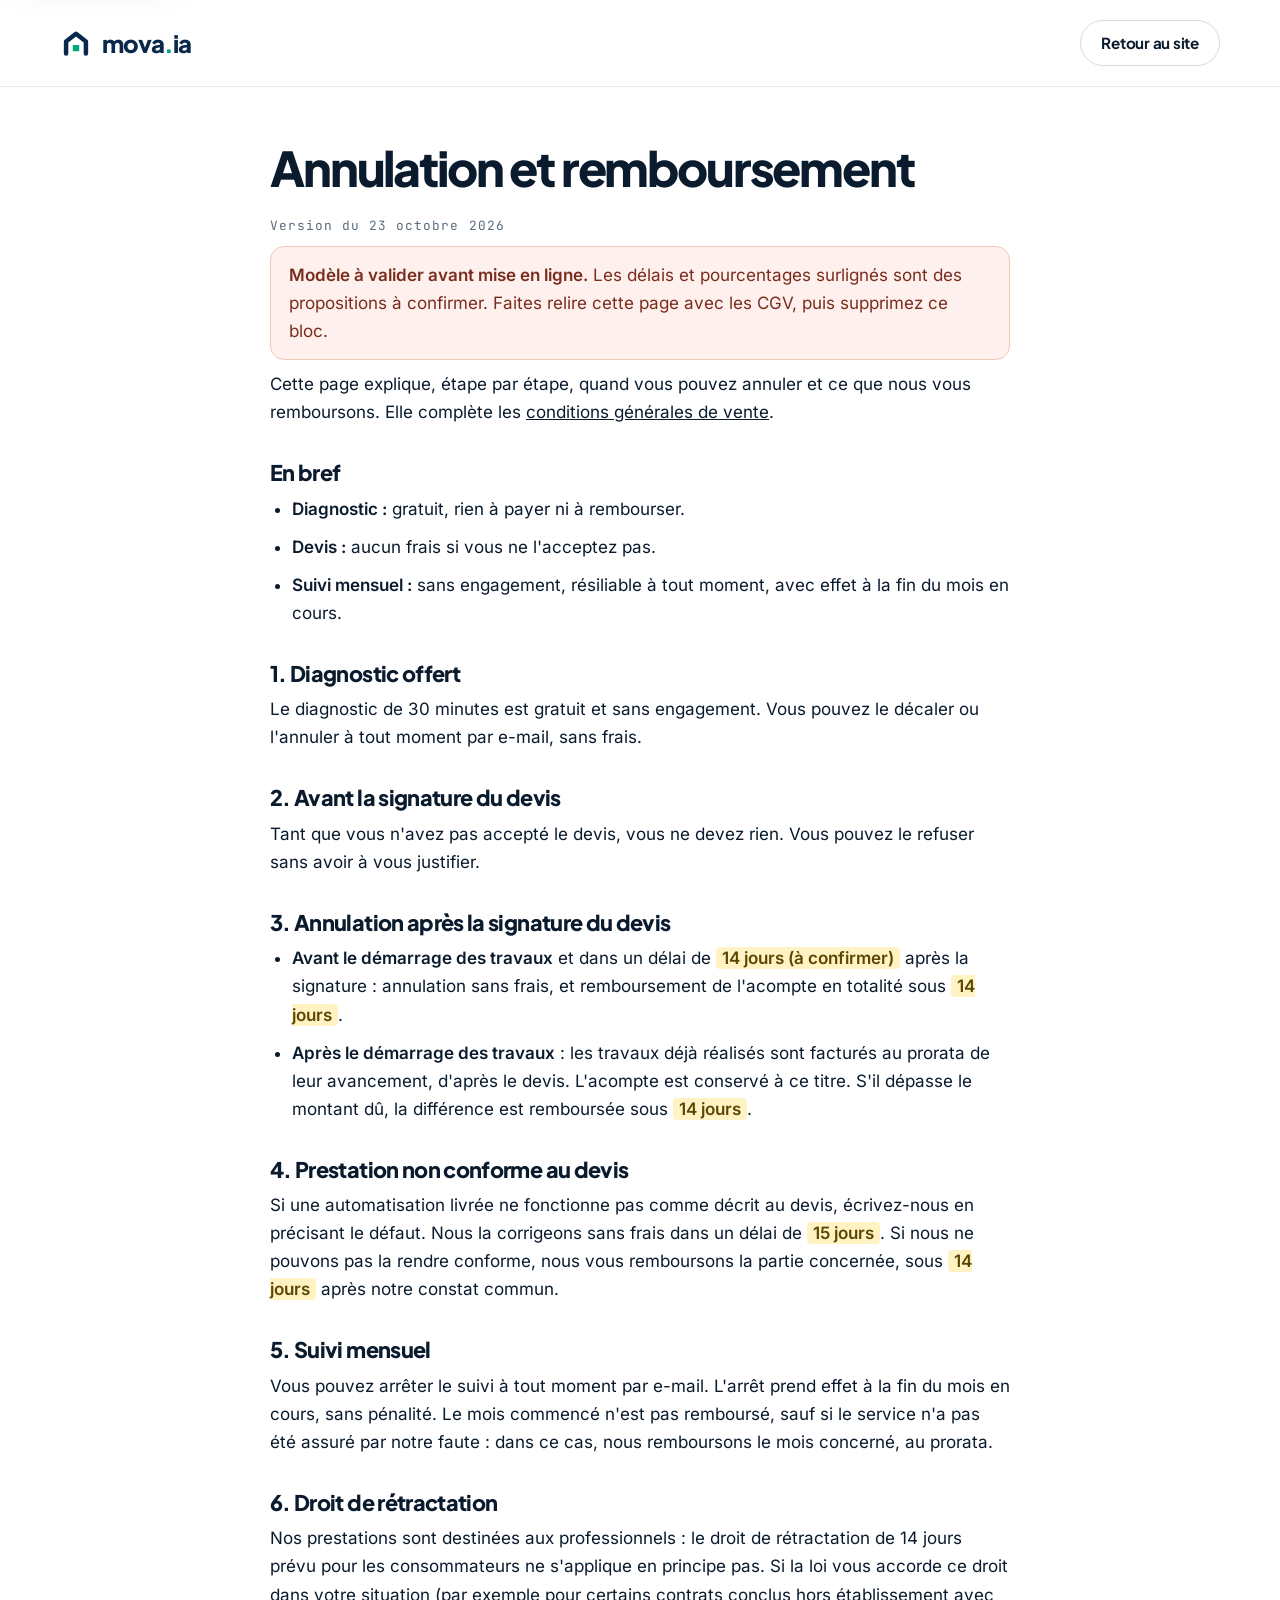
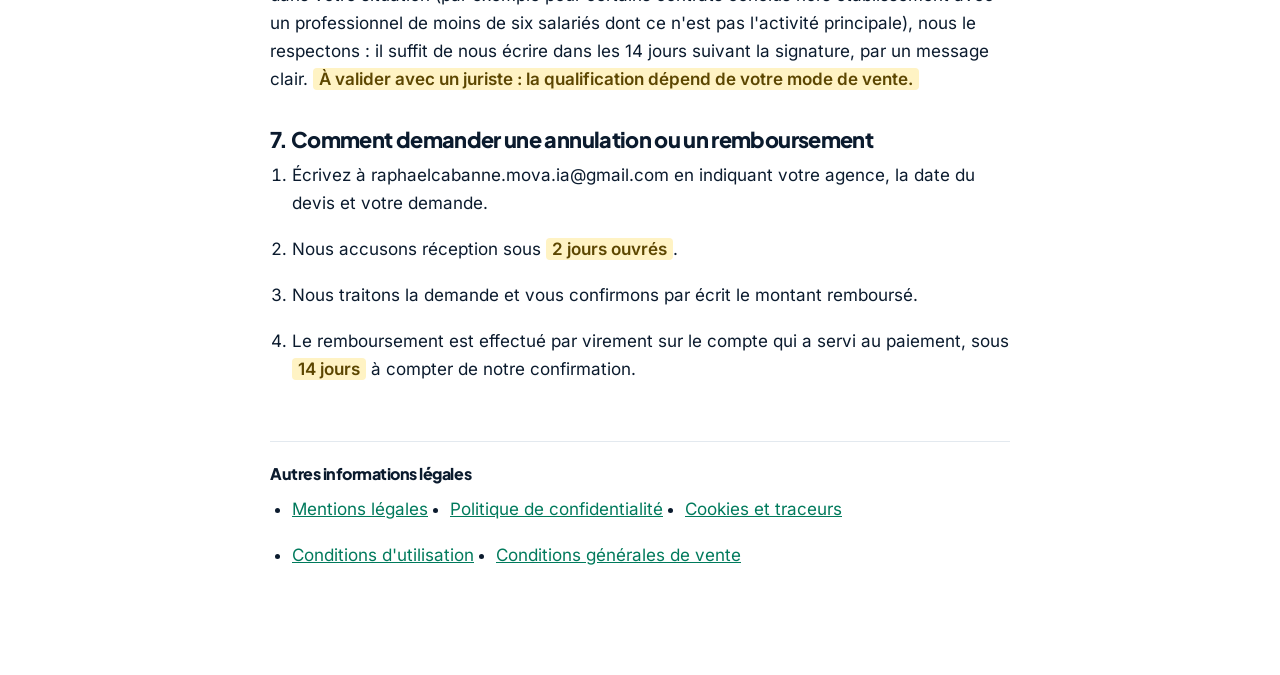
<file: site/remboursement.html>
<!doctype html>
<html lang="fr">
<head>
  <meta charset="utf-8">
  <meta name="viewport" content="width=device-width, initial-scale=1">
  <title>Annulation et remboursement | mova.ia</title>
  <meta name="description" content="Quand annuler et ce que mova.ia rembourse.">
  <meta name="robots" content="noindex">
  <link rel="icon" href="assets/favicon.svg" type="image/svg+xml">
  <link rel="stylesheet" href="fonts.css">
  <link rel="stylesheet" href="styles.css">
</head>
<body>
<a class="skip" href="#contenu">Aller au contenu</a>
<header class="legal-hdr"><div class="wrap"><a class="logo" href="index.html" aria-label="mova.ia, retour à l'accueil"><img src="assets/mark.svg" alt="" width="32" height="32"><span>mova<span class="dot">.</span>ia</span></a><a class="btn btn-ghost btn-sm" href="index.html">Retour au site</a></div></header>
<main class="wrap legal" id="contenu">
  <h1>Annulation et remboursement</h1>
  <p class="legal-meta">Version du 23 octobre 2026</p>
  <p class="legal-note"><strong>Modèle à valider avant mise en ligne.</strong> Les délais et pourcentages surlignés sont des propositions à confirmer. Faites relire cette page avec les CGV, puis supprimez ce bloc.</p>
  <p>Cette page explique, étape par étape, quand vous pouvez annuler et ce que nous vous remboursons. Elle complète les <a href="cgv.html">conditions générales de vente</a>.</p>

  <h2>En bref</h2>
  <ul>
    <li><strong>Diagnostic :</strong> gratuit, rien à payer ni à rembourser.</li>
    <li><strong>Devis :</strong> aucun frais si vous ne l'acceptez pas.</li>
    <li><strong>Suivi mensuel :</strong> sans engagement, résiliable à tout moment, avec effet à la fin du mois en cours.</li>
  </ul>

  <h2>1. Diagnostic offert</h2>
  <p>Le diagnostic de 30 minutes est gratuit et sans engagement. Vous pouvez le décaler ou l'annuler à tout moment par e-mail, sans frais.</p>

  <h2>2. Avant la signature du devis</h2>
  <p>Tant que vous n'avez pas accepté le devis, vous ne devez rien. Vous pouvez le refuser sans avoir à vous justifier.</p>

  <h2>3. Annulation après la signature du devis</h2>
  <ul>
    <li><strong>Avant le démarrage des travaux</strong> et dans un délai de <span class="todo">14 jours (à confirmer)</span> après la signature : annulation sans frais, et remboursement de l'acompte en totalité sous <span class="todo">14 jours</span>.</li>
    <li><strong>Après le démarrage des travaux</strong> : les travaux déjà réalisés sont facturés au prorata de leur avancement, d'après le devis. L'acompte est conservé à ce titre. S'il dépasse le montant dû, la différence est remboursée sous <span class="todo">14 jours</span>.</li>
  </ul>

  <h2>4. Prestation non conforme au devis</h2>
  <p>Si une automatisation livrée ne fonctionne pas comme décrit au devis, écrivez-nous en précisant le défaut. Nous la corrigeons sans frais dans un délai de <span class="todo">15 jours</span>. Si nous ne pouvons pas la rendre conforme, nous vous remboursons la partie concernée, sous <span class="todo">14 jours</span> après notre constat commun.</p>

  <h2>5. Suivi mensuel</h2>
  <p>Vous pouvez arrêter le suivi à tout moment par e-mail. L'arrêt prend effet à la fin du mois en cours, sans pénalité. Le mois commencé n'est pas remboursé, sauf si le service n'a pas été assuré par notre faute : dans ce cas, nous remboursons le mois concerné, au prorata.</p>

  <h2>6. Droit de rétractation</h2>
  <p>Nos prestations sont destinées aux professionnels : le droit de rétractation de 14 jours prévu pour les consommateurs ne s'applique en principe pas. Si la loi vous accorde ce droit dans votre situation (par exemple pour certains contrats conclus hors établissement avec un professionnel de moins de six salariés dont ce n'est pas l'activité principale), nous le respectons : il suffit de nous écrire dans les 14 jours suivant la signature, par un message clair. <span class="todo">À valider avec un juriste : la qualification dépend de votre mode de vente.</span></p>

  <h2>7. Comment demander une annulation ou un remboursement</h2>
  <ol>
    <li>Écrivez à raphaelcabanne.mova.ia@gmail.com en indiquant votre agence, la date du devis et votre demande.</li>
    <li>Nous accusons réception sous <span class="todo">2 jours ouvrés</span>.</li>
    <li>Nous traitons la demande et vous confirmons par écrit le montant remboursé.</li>
    <li>Le remboursement est effectué par virement sur le compte qui a servi au paiement, sous <span class="todo">14 jours</span> à compter de notre confirmation.</li>
  </ol>

  <nav class="legal-nav" aria-label="Autres informations légales"><h2>Autres informations légales</h2><ul><li><a href="mentions-legales.html">Mentions légales</a></li><li><a href="confidentialite.html">Politique de confidentialité</a></li><li><a href="cookies.html">Cookies et traceurs</a></li><li><a href="conditions-utilisation.html">Conditions d'utilisation</a></li><li><a href="cgv.html">Conditions générales de vente</a></li></ul></nav>
</main>
</body>
</html>
</file>
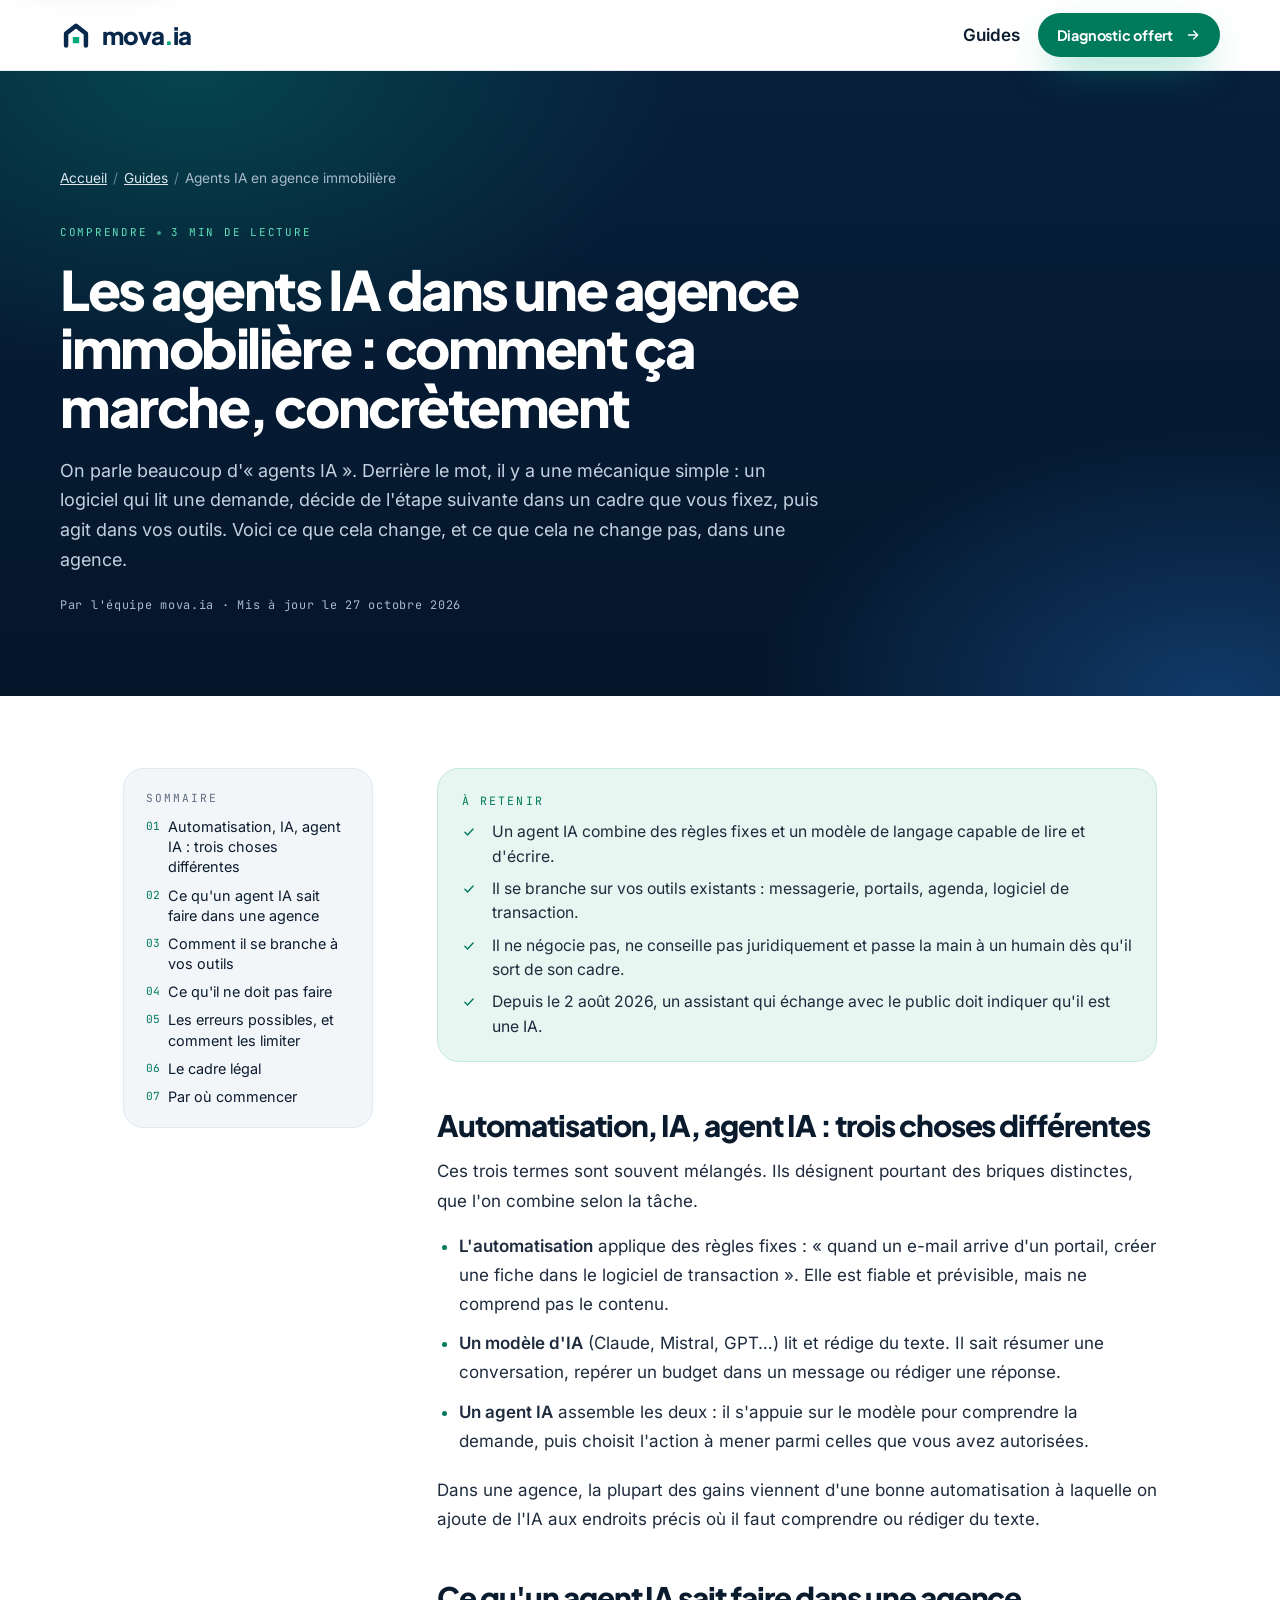
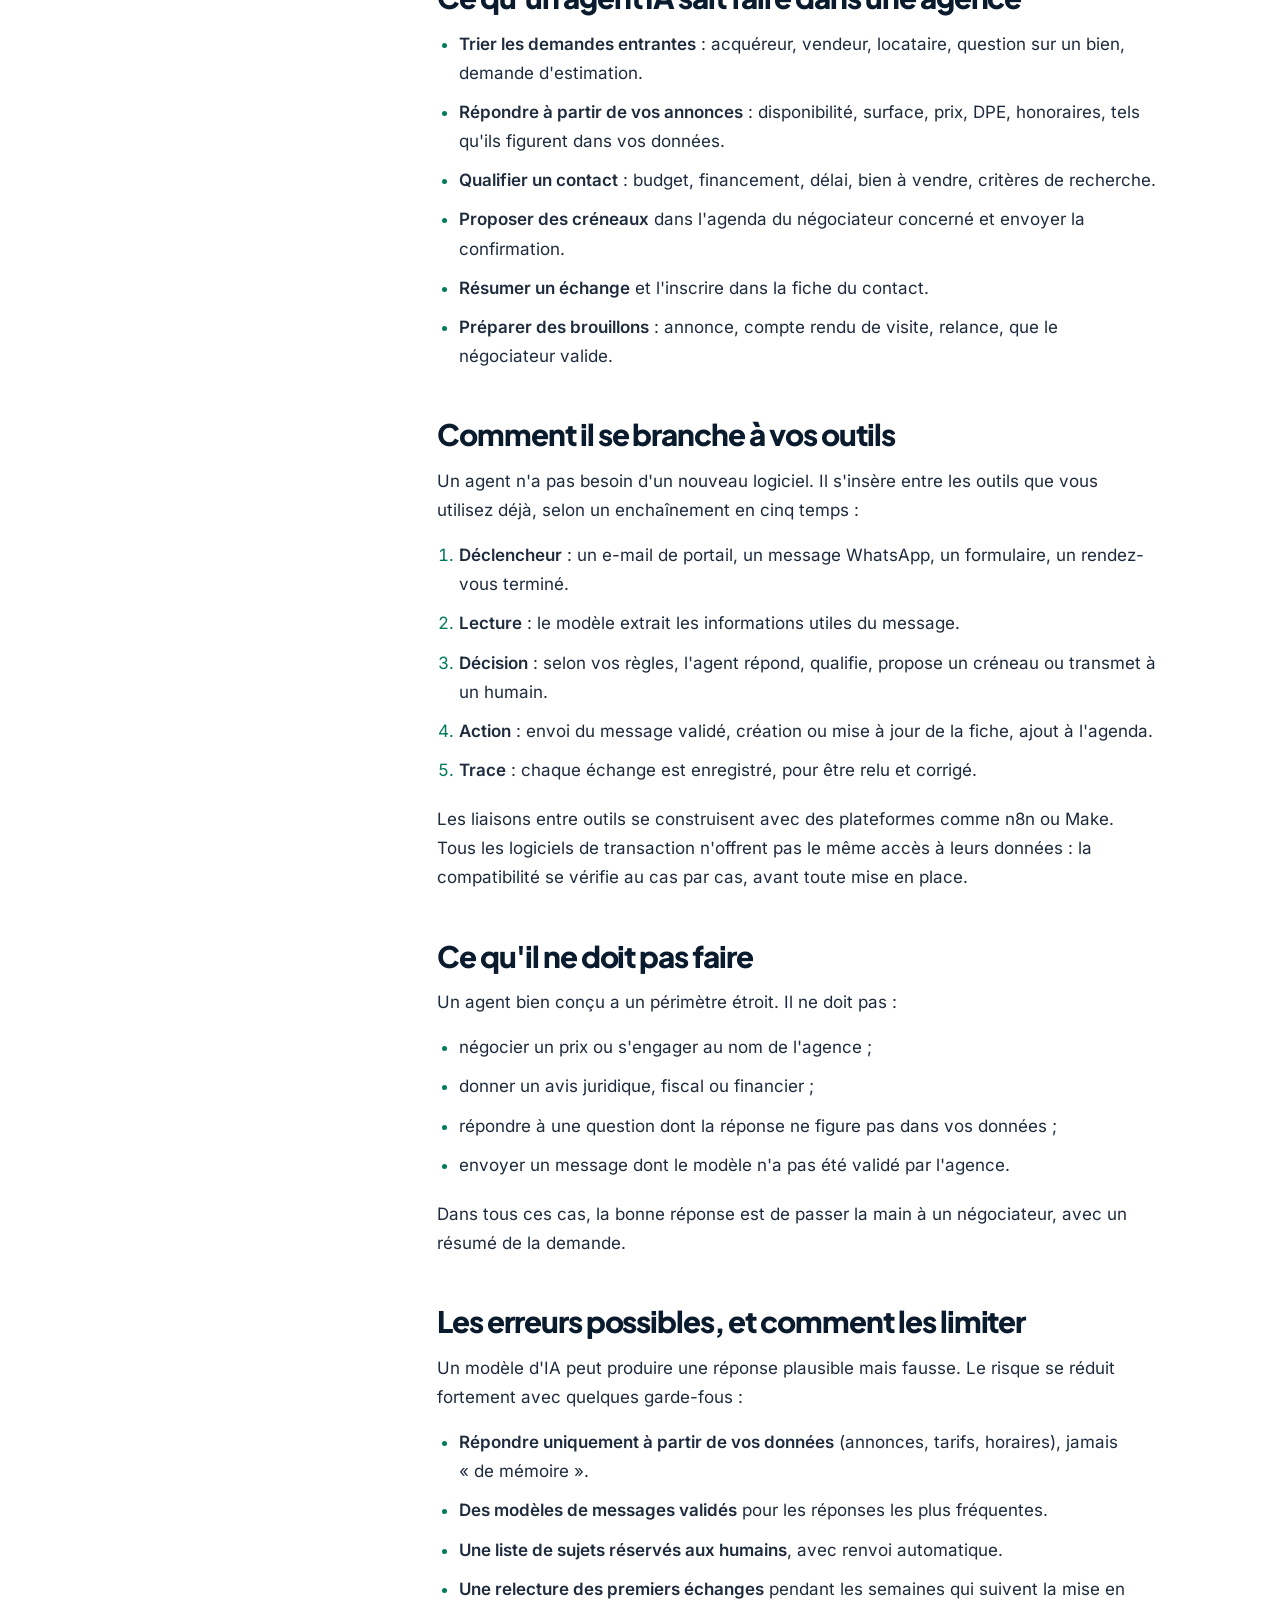
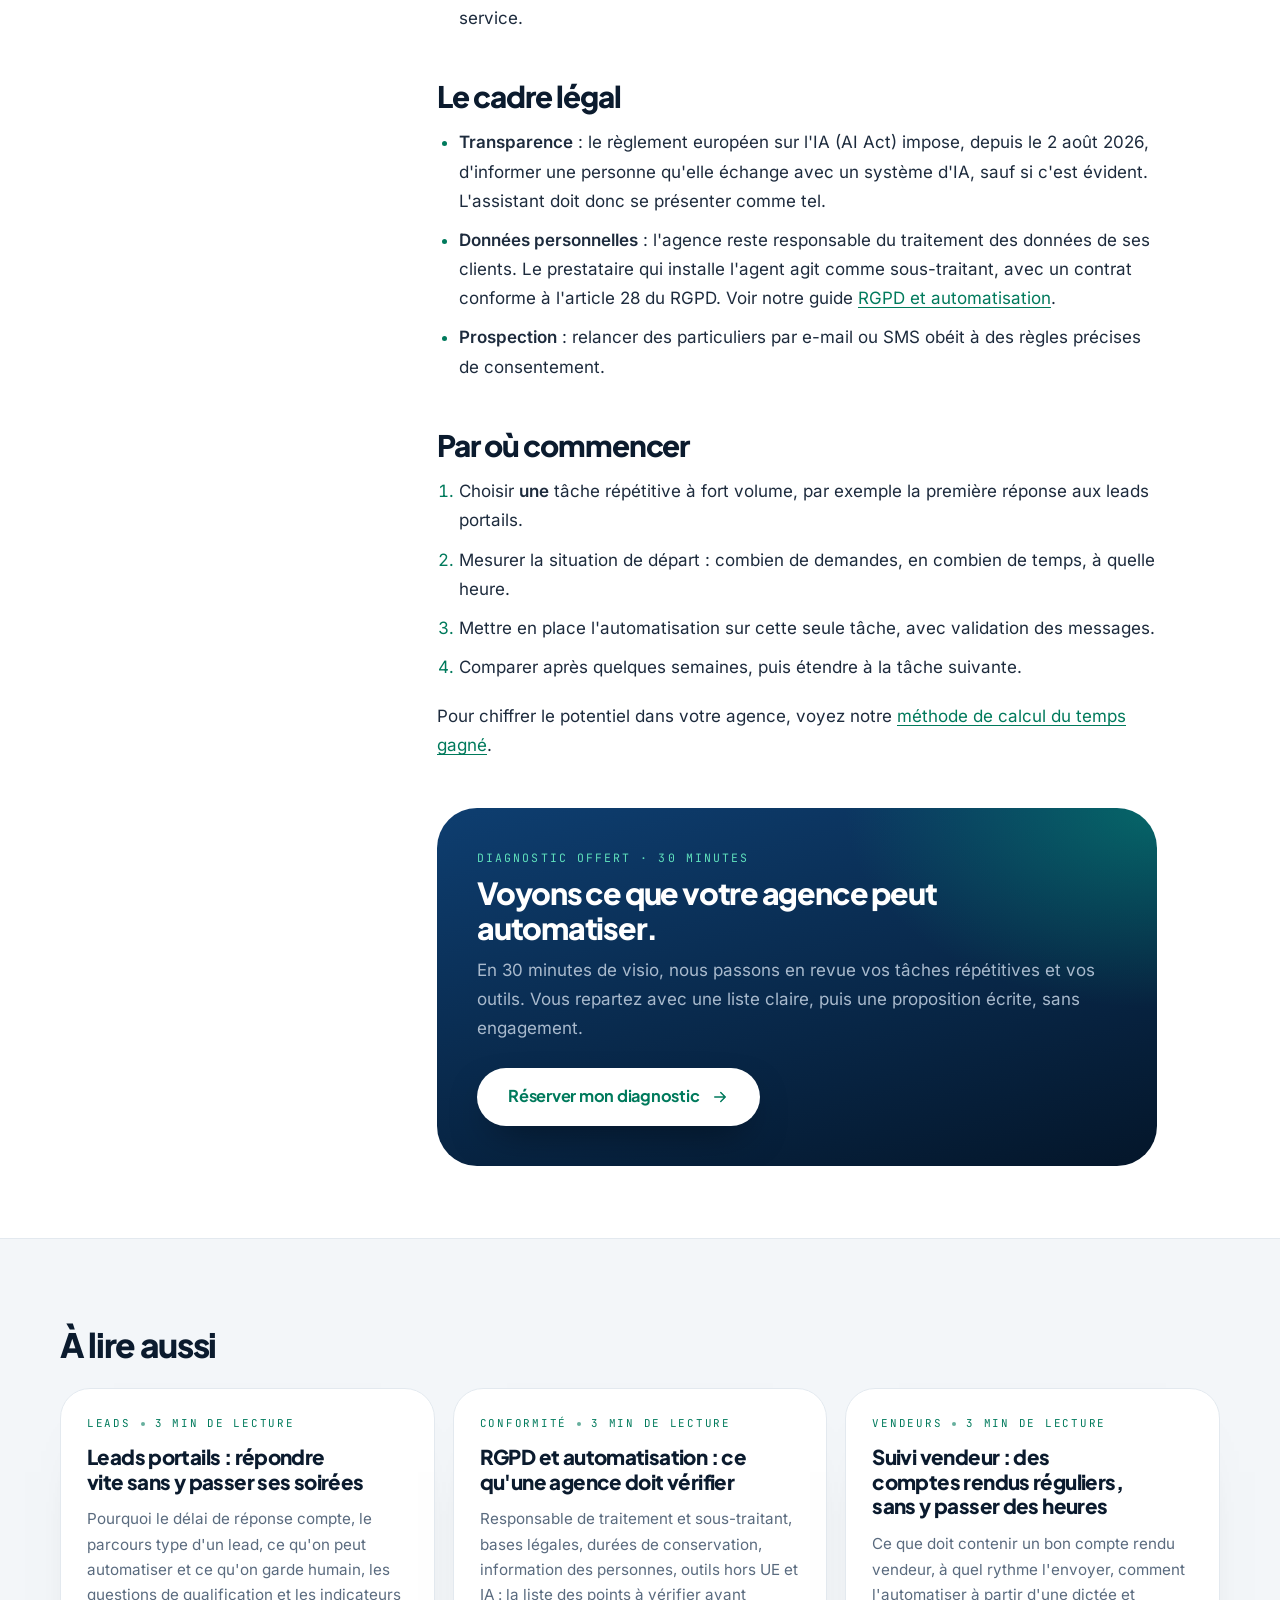
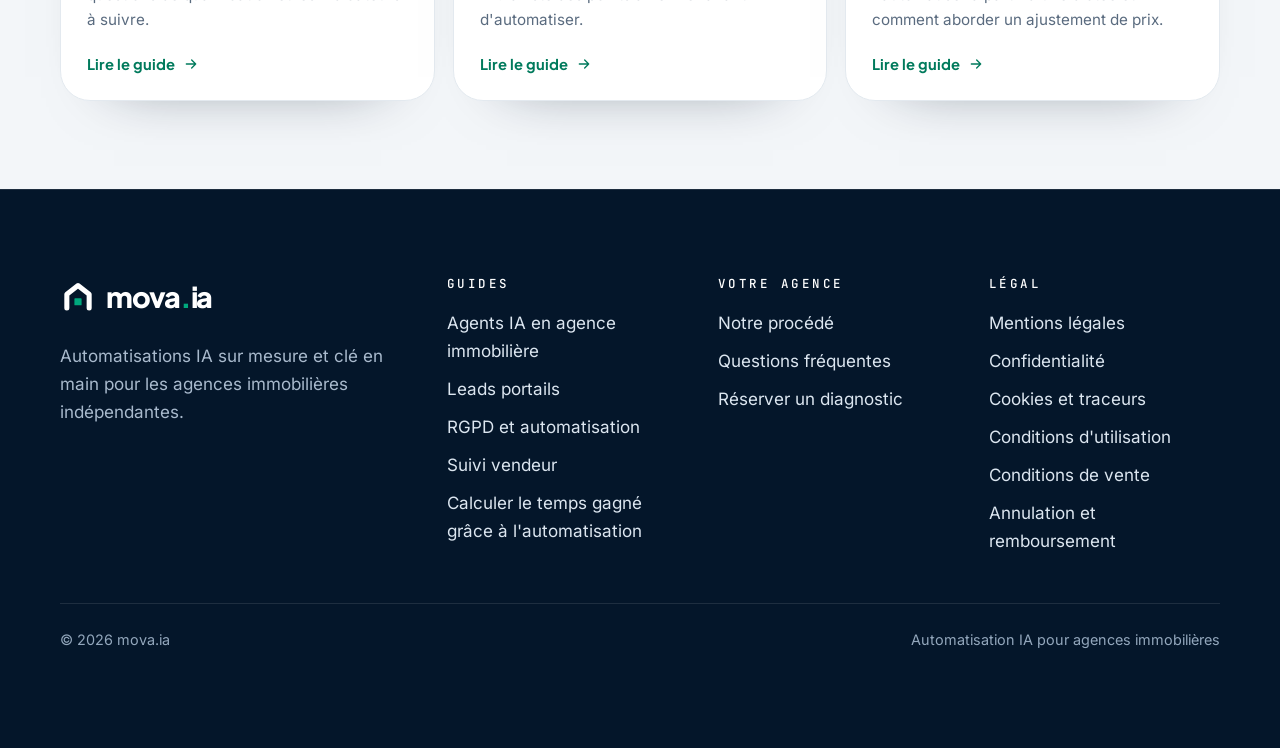
<file: site/guides/agents-ia-agence-immobiliere.html>
<!doctype html>
<html lang="fr">
<head>
  <meta charset="utf-8">
  <meta name="viewport" content="width=device-width, initial-scale=1, viewport-fit=cover">
  <title>Agents IA en agence immobilière : comment ça marche | mova.ia</title>
  <meta name="description" content="Ce qu&#x27;un agent IA fait vraiment dans une agence immobilière, comment il se branche à vos outils, ses limites et le cadre légal à respecter.">
  <meta name="theme-color" content="#04162A">
  <meta property="og:type" content="article">
  <meta property="og:title" content="Agents IA en agence immobilière : comment ça marche | mova.ia">
  <meta property="og:description" content="Ce qu&#x27;un agent IA fait vraiment dans une agence immobilière, comment il se branche à vos outils, ses limites et le cadre légal à respecter.">
  <meta property="og:locale" content="fr_FR">
  <meta property="og:site_name" content="mova.ia">
  <link rel="icon" href="../assets/favicon.svg" type="image/svg+xml">
  <link rel="stylesheet" href="../fonts.css">
  <link rel="stylesheet" href="../styles.css">
  <script type="application/ld+json">{"@context": "https://schema.org", "@type": "Article", "headline": "Les agents IA dans une agence immobilière : comment ça marche, concrètement", "description": "Ce qu'un agent IA fait vraiment dans une agence immobilière, comment il se branche à vos outils, ses limites et le cadre légal à respecter.", "inLanguage": "fr-FR", "datePublished": "2026-10-27", "dateModified": "2026-10-27", "author": {"@type": "Organization", "name": "mova.ia"}, "publisher": {"@type": "Organization", "name": "mova.ia"}}</script>
</head>
<body class="g-page">
<a class="skip" href="#contenu">Aller au contenu</a>
<svg width="0" height="0" style="position:absolute" aria-hidden="true">
  <symbol id="i-arrow" viewBox="0 0 24 24"><path d="M5 12h14M13 6l6 6-6 6" fill="none" stroke="currentColor" stroke-width="2" stroke-linecap="round" stroke-linejoin="round"/></symbol>
  <symbol id="i-check" viewBox="0 0 24 24"><path d="m5 12.5 4.5 4.5L19 7" fill="none" stroke="currentColor" stroke-width="2.4" stroke-linecap="round" stroke-linejoin="round"/></symbol>
  <symbol id="i-clock" viewBox="0 0 24 24"><g fill="none" stroke="currentColor" stroke-width="1.8" stroke-linecap="round"><circle cx="12" cy="12" r="9"/><path d="M12 7v5l3 2"/></g></symbol>
</svg>
<header class="g-hdr">
  <div class="wrap g-hdr-in">
    <a class="logo" href="../index.html" aria-label="mova.ia, accueil"><img src="../assets/mark.svg" alt="" width="32" height="32"><span>mova<span class="dot">.</span>ia</span></a>
    <nav class="g-nav" aria-label="Navigation"><a href="../guides/index.html">Guides</a><a class="btn btn-green btn-sm" href="../index.html#appel">Diagnostic offert <svg width="16" height="16" aria-hidden="true"><use href="#i-arrow"/></svg></a></nav>
  </div>
</header>
<main id="contenu">

<article class="g-art">
  <header class="g-hero dark">
    <div class="wrap">
      <nav class="g-crumb" aria-label="Fil d'Ariane"><ol><li><a href="../index.html">Accueil</a></li><li><a href="index.html">Guides</a></li><li aria-current="page">Agents IA en agence immobilière</li></ol></nav>
      <p class="g-tag g-tag--dark">Comprendre<i></i>3 min de lecture</p>
      <h1>Les agents IA dans une agence immobilière : comment ça marche, concrètement</h1>
      <p class="g-lede">On parle beaucoup d'« agents IA ». Derrière le mot, il y a une mécanique simple : un logiciel qui lit une demande, décide de l'étape suivante dans un cadre que vous fixez, puis agit dans vos outils. Voici ce que cela change, et ce que cela ne change pas, dans une agence.</p>
      <p class="g-meta">Par l'équipe mova.ia · Mis à jour le <time datetime="2026-10-27">27 octobre 2026</time></p>
    </div>
  </header>
  <div class="wrap g-layout">
    <nav class="g-toc" aria-label="Sommaire"><p class="g-toc-h">Sommaire</p><ol><li><a href="#automatisation-ia-agent-ia-trois-choses-differentes">Automatisation, IA, agent IA : trois choses différentes</a></li><li><a href="#ce-qu-un-agent-ia-sait-faire-dans-une-agence">Ce qu'un agent IA sait faire dans une agence</a></li><li><a href="#comment-il-se-branche-a-vos-outils">Comment il se branche à vos outils</a></li><li><a href="#ce-qu-il-ne-doit-pas-faire">Ce qu'il ne doit pas faire</a></li><li><a href="#les-erreurs-possibles-et-comment-les-limiter">Les erreurs possibles, et comment les limiter</a></li><li><a href="#le-cadre-legal">Le cadre légal</a></li><li><a href="#par-ou-commencer">Par où commencer</a></li></ol></nav>
    <div class="g-body">
      <div class="g-key"><p class="g-key-h">À retenir</p><ul><li><svg width="14" height="14" aria-hidden="true"><use href="#i-check"/></svg>Un agent IA combine des règles fixes et un modèle de langage capable de lire et d'écrire.</li><li><svg width="14" height="14" aria-hidden="true"><use href="#i-check"/></svg>Il se branche sur vos outils existants : messagerie, portails, agenda, logiciel de transaction.</li><li><svg width="14" height="14" aria-hidden="true"><use href="#i-check"/></svg>Il ne négocie pas, ne conseille pas juridiquement et passe la main à un humain dès qu'il sort de son cadre.</li><li><svg width="14" height="14" aria-hidden="true"><use href="#i-check"/></svg>Depuis le 2 août 2026, un assistant qui échange avec le public doit indiquer qu'il est une IA.</li></ul></div>

<h2 id="automatisation-ia-agent-ia-trois-choses-differentes">Automatisation, IA, agent IA : trois choses différentes</h2>
<p>Ces trois termes sont souvent mélangés. Ils désignent pourtant des briques distinctes, que l'on combine selon la tâche.</p>
<ul>
  <li><strong>L'automatisation</strong> applique des règles fixes : « quand un e-mail arrive d'un portail, créer une fiche dans le logiciel de transaction ». Elle est fiable et prévisible, mais ne comprend pas le contenu.</li>
  <li><strong>Un modèle d'IA</strong> (Claude, Mistral, GPT…) lit et rédige du texte. Il sait résumer une conversation, repérer un budget dans un message ou rédiger une réponse.</li>
  <li><strong>Un agent IA</strong> assemble les deux : il s'appuie sur le modèle pour comprendre la demande, puis choisit l'action à mener parmi celles que vous avez autorisées.</li>
</ul>
<p>Dans une agence, la plupart des gains viennent d'une bonne automatisation à laquelle on ajoute de l'IA aux endroits précis où il faut comprendre ou rédiger du texte.</p>

<h2 id="ce-qu-un-agent-ia-sait-faire-dans-une-agence">Ce qu'un agent IA sait faire dans une agence</h2>
<ul>
  <li><strong>Trier les demandes entrantes</strong> : acquéreur, vendeur, locataire, question sur un bien, demande d'estimation.</li>
  <li><strong>Répondre à partir de vos annonces</strong> : disponibilité, surface, prix, DPE, honoraires, tels qu'ils figurent dans vos données.</li>
  <li><strong>Qualifier un contact</strong> : budget, financement, délai, bien à vendre, critères de recherche.</li>
  <li><strong>Proposer des créneaux</strong> dans l'agenda du négociateur concerné et envoyer la confirmation.</li>
  <li><strong>Résumer un échange</strong> et l'inscrire dans la fiche du contact.</li>
  <li><strong>Préparer des brouillons</strong> : annonce, compte rendu de visite, relance, que le négociateur valide.</li>
</ul>

<h2 id="comment-il-se-branche-a-vos-outils">Comment il se branche à vos outils</h2>
<p>Un agent n'a pas besoin d'un nouveau logiciel. Il s'insère entre les outils que vous utilisez déjà, selon un enchaînement en cinq temps :</p>
<ol>
  <li><strong>Déclencheur</strong> : un e-mail de portail, un message WhatsApp, un formulaire, un rendez-vous terminé.</li>
  <li><strong>Lecture</strong> : le modèle extrait les informations utiles du message.</li>
  <li><strong>Décision</strong> : selon vos règles, l'agent répond, qualifie, propose un créneau ou transmet à un humain.</li>
  <li><strong>Action</strong> : envoi du message validé, création ou mise à jour de la fiche, ajout à l'agenda.</li>
  <li><strong>Trace</strong> : chaque échange est enregistré, pour être relu et corrigé.</li>
</ol>
<p>Les liaisons entre outils se construisent avec des plateformes comme n8n ou Make. Tous les logiciels de transaction n'offrent pas le même accès à leurs données : la compatibilité se vérifie au cas par cas, avant toute mise en place.</p>

<h2 id="ce-qu-il-ne-doit-pas-faire">Ce qu'il ne doit pas faire</h2>
<p>Un agent bien conçu a un périmètre étroit. Il ne doit pas :</p>
<ul>
  <li>négocier un prix ou s'engager au nom de l'agence ;</li>
  <li>donner un avis juridique, fiscal ou financier ;</li>
  <li>répondre à une question dont la réponse ne figure pas dans vos données ;</li>
  <li>envoyer un message dont le modèle n'a pas été validé par l'agence.</li>
</ul>
<p>Dans tous ces cas, la bonne réponse est de passer la main à un négociateur, avec un résumé de la demande.</p>

<h2 id="les-erreurs-possibles-et-comment-les-limiter">Les erreurs possibles, et comment les limiter</h2>
<p>Un modèle d'IA peut produire une réponse plausible mais fausse. Le risque se réduit fortement avec quelques garde-fous :</p>
<ul>
  <li><strong>Répondre uniquement à partir de vos données</strong> (annonces, tarifs, horaires), jamais « de mémoire ».</li>
  <li><strong>Des modèles de messages validés</strong> pour les réponses les plus fréquentes.</li>
  <li><strong>Une liste de sujets réservés aux humains</strong>, avec renvoi automatique.</li>
  <li><strong>Une relecture des premiers échanges</strong> pendant les semaines qui suivent la mise en service.</li>
</ul>

<h2 id="le-cadre-legal">Le cadre légal</h2>
<ul>
  <li><strong>Transparence</strong> : le règlement européen sur l'IA (AI Act) impose, depuis le 2 août 2026, d'informer une personne qu'elle échange avec un système d'IA, sauf si c'est évident. L'assistant doit donc se présenter comme tel.</li>
  <li><strong>Données personnelles</strong> : l'agence reste responsable du traitement des données de ses clients. Le prestataire qui installe l'agent agit comme sous-traitant, avec un contrat conforme à l'article 28 du RGPD. Voir notre guide <a href="rgpd-automatisation-agence-immobiliere.html">RGPD et automatisation</a>.</li>
  <li><strong>Prospection</strong> : relancer des particuliers par e-mail ou SMS obéit à des règles précises de consentement.</li>
</ul>

<h2 id="par-ou-commencer">Par où commencer</h2>
<ol>
  <li>Choisir <strong>une</strong> tâche répétitive à fort volume, par exemple la première réponse aux leads portails.</li>
  <li>Mesurer la situation de départ : combien de demandes, en combien de temps, à quelle heure.</li>
  <li>Mettre en place l'automatisation sur cette seule tâche, avec validation des messages.</li>
  <li>Comparer après quelques semaines, puis étendre à la tâche suivante.</li>
</ol>
<p>Pour chiffrer le potentiel dans votre agence, voyez notre <a href="calculer-temps-gagne-automatisation.html">méthode de calcul du temps gagné</a>.</p>

      <div class="g-cta">
        <p class="g-cta-k">Diagnostic offert · 30 minutes</p>
        <p class="g-cta-t">Voyons ce que votre agence peut automatiser.</p>
        <p>En 30 minutes de visio, nous passons en revue vos tâches répétitives et vos outils. Vous repartez avec une liste claire, puis une proposition écrite, sans engagement.</p>
        <a class="btn btn-white" href="../index.html#appel">Réserver mon diagnostic <svg width="18" height="18" aria-hidden="true"><use href="#i-arrow"/></svg></a>
      </div>
    </div>
  </div>
  <section class="g-rel" aria-labelledby="rel-h">
    <div class="wrap">
      <h2 id="rel-h">À lire aussi</h2>
      <div class="g-grid g-grid--3"><a class="g-card rv" href="leads-portails-reponse-rapide.html">
        <span class="g-tag">Leads<i></i>3 min de lecture</span>
        <h3>Leads portails : répondre vite sans y passer ses soirées</h3>
        <p>Pourquoi le délai de réponse compte, le parcours type d'un lead, ce qu'on peut automatiser et ce qu'on garde humain, les questions de qualification et les indicateurs à suivre.</p>
        <span class="g-go">Lire le guide <svg width="16" height="16" aria-hidden="true"><use href="#i-arrow"/></svg></span>
      </a><a class="g-card rv" href="rgpd-automatisation-agence-immobiliere.html">
        <span class="g-tag">Conformité<i></i>3 min de lecture</span>
        <h3>RGPD et automatisation : ce qu'une agence doit vérifier</h3>
        <p>Responsable de traitement et sous-traitant, bases légales, durées de conservation, information des personnes, outils hors UE et IA : la liste des points à vérifier avant d'automatiser.</p>
        <span class="g-go">Lire le guide <svg width="16" height="16" aria-hidden="true"><use href="#i-arrow"/></svg></span>
      </a><a class="g-card rv" href="compte-rendu-vendeur-suivi-mandat.html">
        <span class="g-tag">Vendeurs<i></i>3 min de lecture</span>
        <h3>Suivi vendeur : des comptes rendus réguliers, sans y passer des heures</h3>
        <p>Ce que doit contenir un bon compte rendu vendeur, à quel rythme l'envoyer, comment l'automatiser à partir d'une dictée et comment aborder un ajustement de prix.</p>
        <span class="g-go">Lire le guide <svg width="16" height="16" aria-hidden="true"><use href="#i-arrow"/></svg></span>
      </a></div>
    </div>
  </section>
</article>
</main>
<footer class="foot dark g-foot">
  <div class="wrap">
    <div class="foot-grid">
      <div><a class="logo" href="../index.html"><img src="../assets/mark-white.svg" alt="" width="36" height="36"><span>mova<span class="dot">.</span>ia</span></a><p class="foot-tag">Automatisations IA sur mesure et clé en main pour les agences immobilières indépendantes.</p></div>
      <div><h2 class="foot-h">Guides</h2><ul><li><a href="../guides/agents-ia-agence-immobiliere.html">Agents IA en agence immobilière</a></li><li><a href="../guides/leads-portails-reponse-rapide.html">Leads portails</a></li><li><a href="../guides/rgpd-automatisation-agence-immobiliere.html">RGPD et automatisation</a></li><li><a href="../guides/compte-rendu-vendeur-suivi-mandat.html">Suivi vendeur</a></li><li><a href="../guides/calculer-temps-gagne-automatisation.html">Calculer le temps gagné grâce à l'automatisation</a></li></ul></div>
      <div><h2 class="foot-h">Votre agence</h2><ul><li><a href="../index.html#procede">Notre procédé</a></li><li><a href="../index.html#faq">Questions fréquentes</a></li><li><a href="../index.html#appel">Réserver un diagnostic</a></li></ul></div>
      <div><h2 class="foot-h">Légal</h2><ul><li><a href="../mentions-legales.html">Mentions légales</a></li><li><a href="../confidentialite.html">Confidentialité</a></li><li><a href="../cookies.html">Cookies et traceurs</a></li><li><a href="../conditions-utilisation.html">Conditions d'utilisation</a></li><li><a href="../cgv.html">Conditions de vente</a></li><li><a href="../remboursement.html">Annulation et remboursement</a></li></ul></div>
    </div>
    <div class="foot-bot"><span>© 2026 mova.ia</span><span>Automatisation IA pour agences immobilières</span></div>
  </div>
</footer>
</body>
</html>
</file>
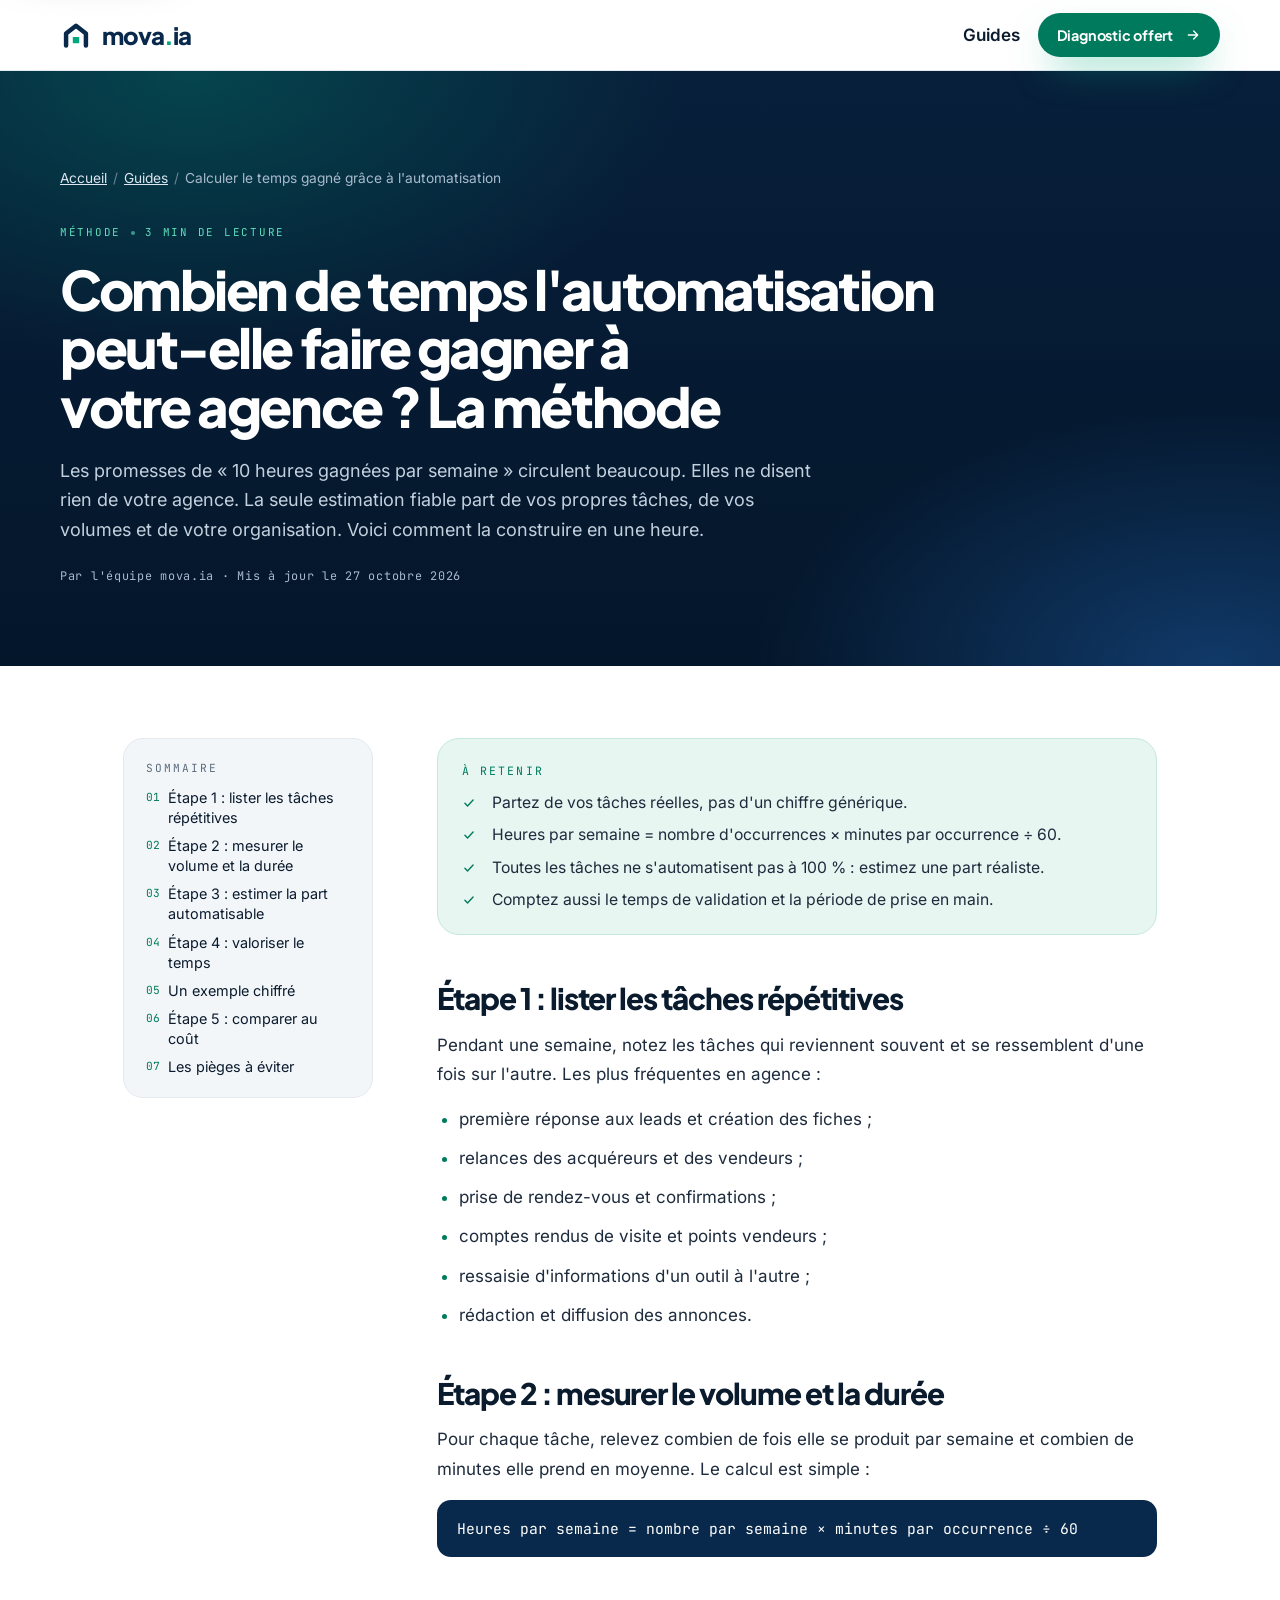
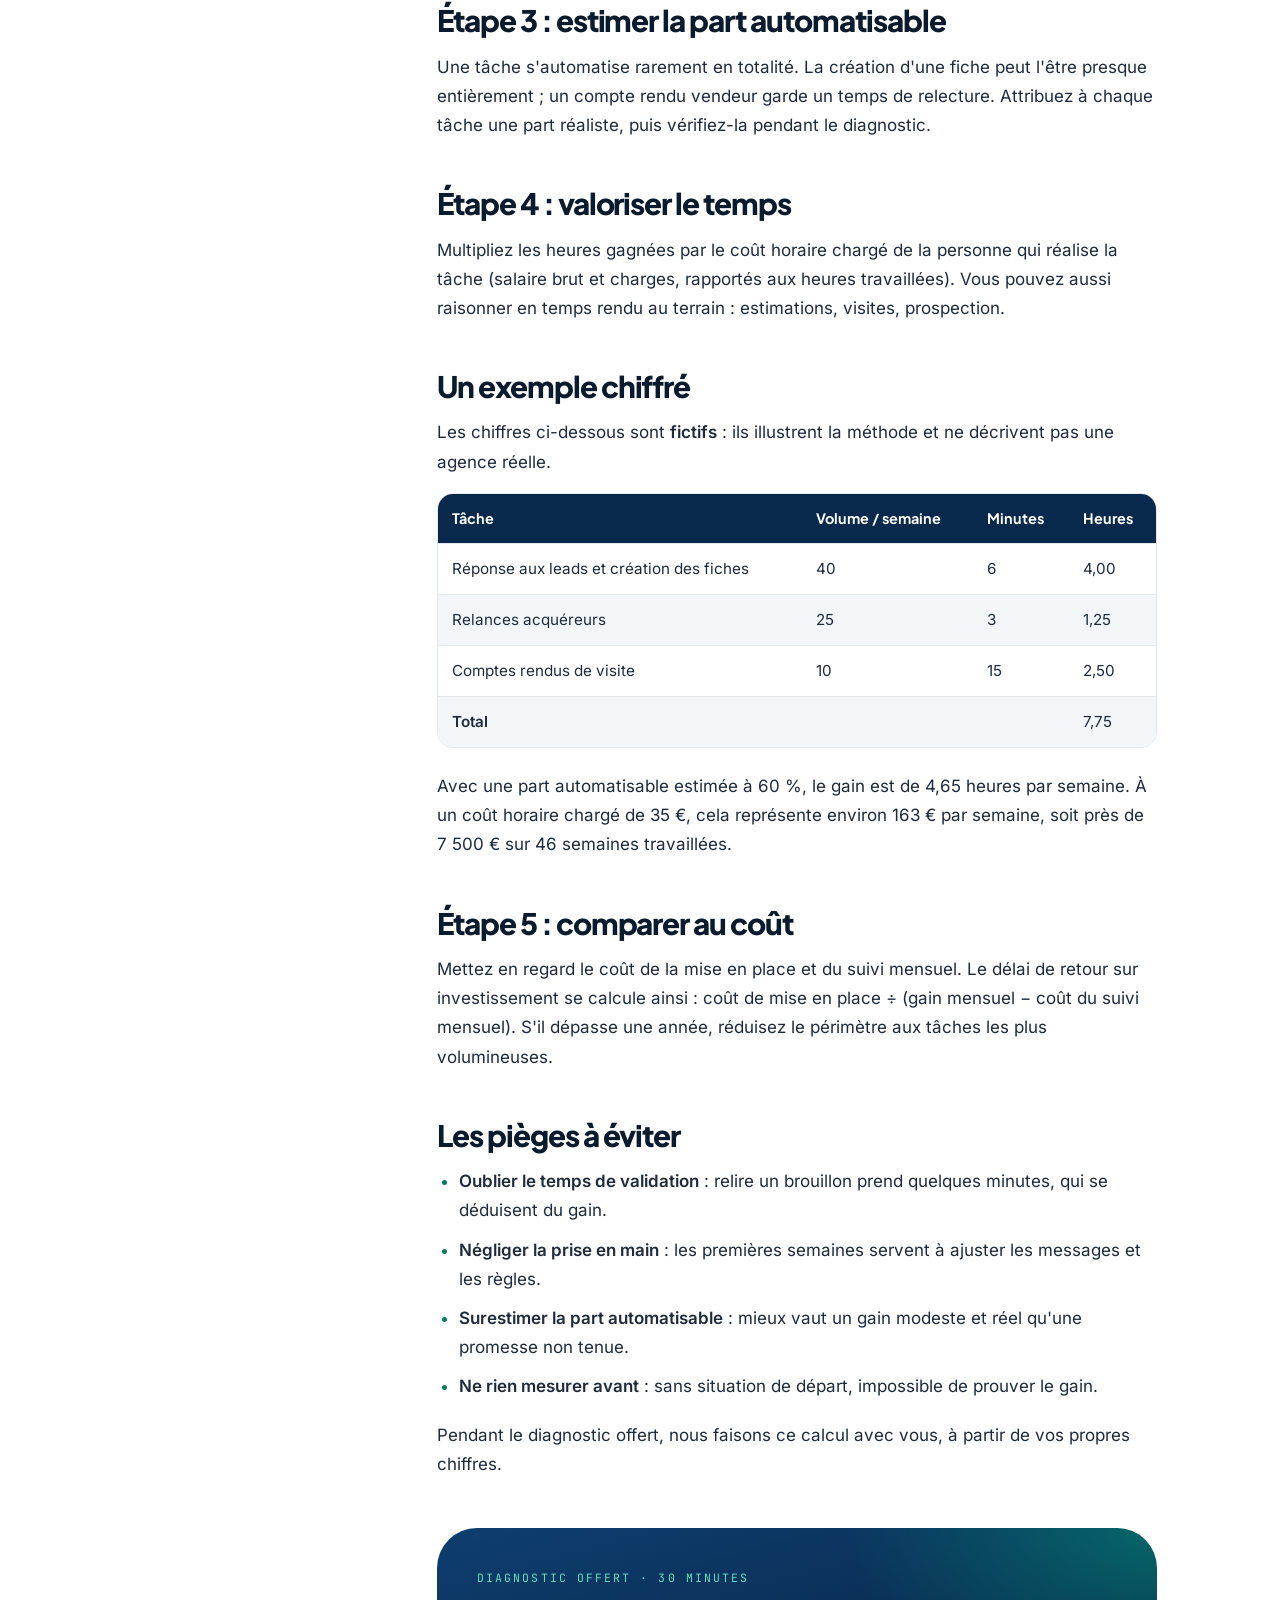
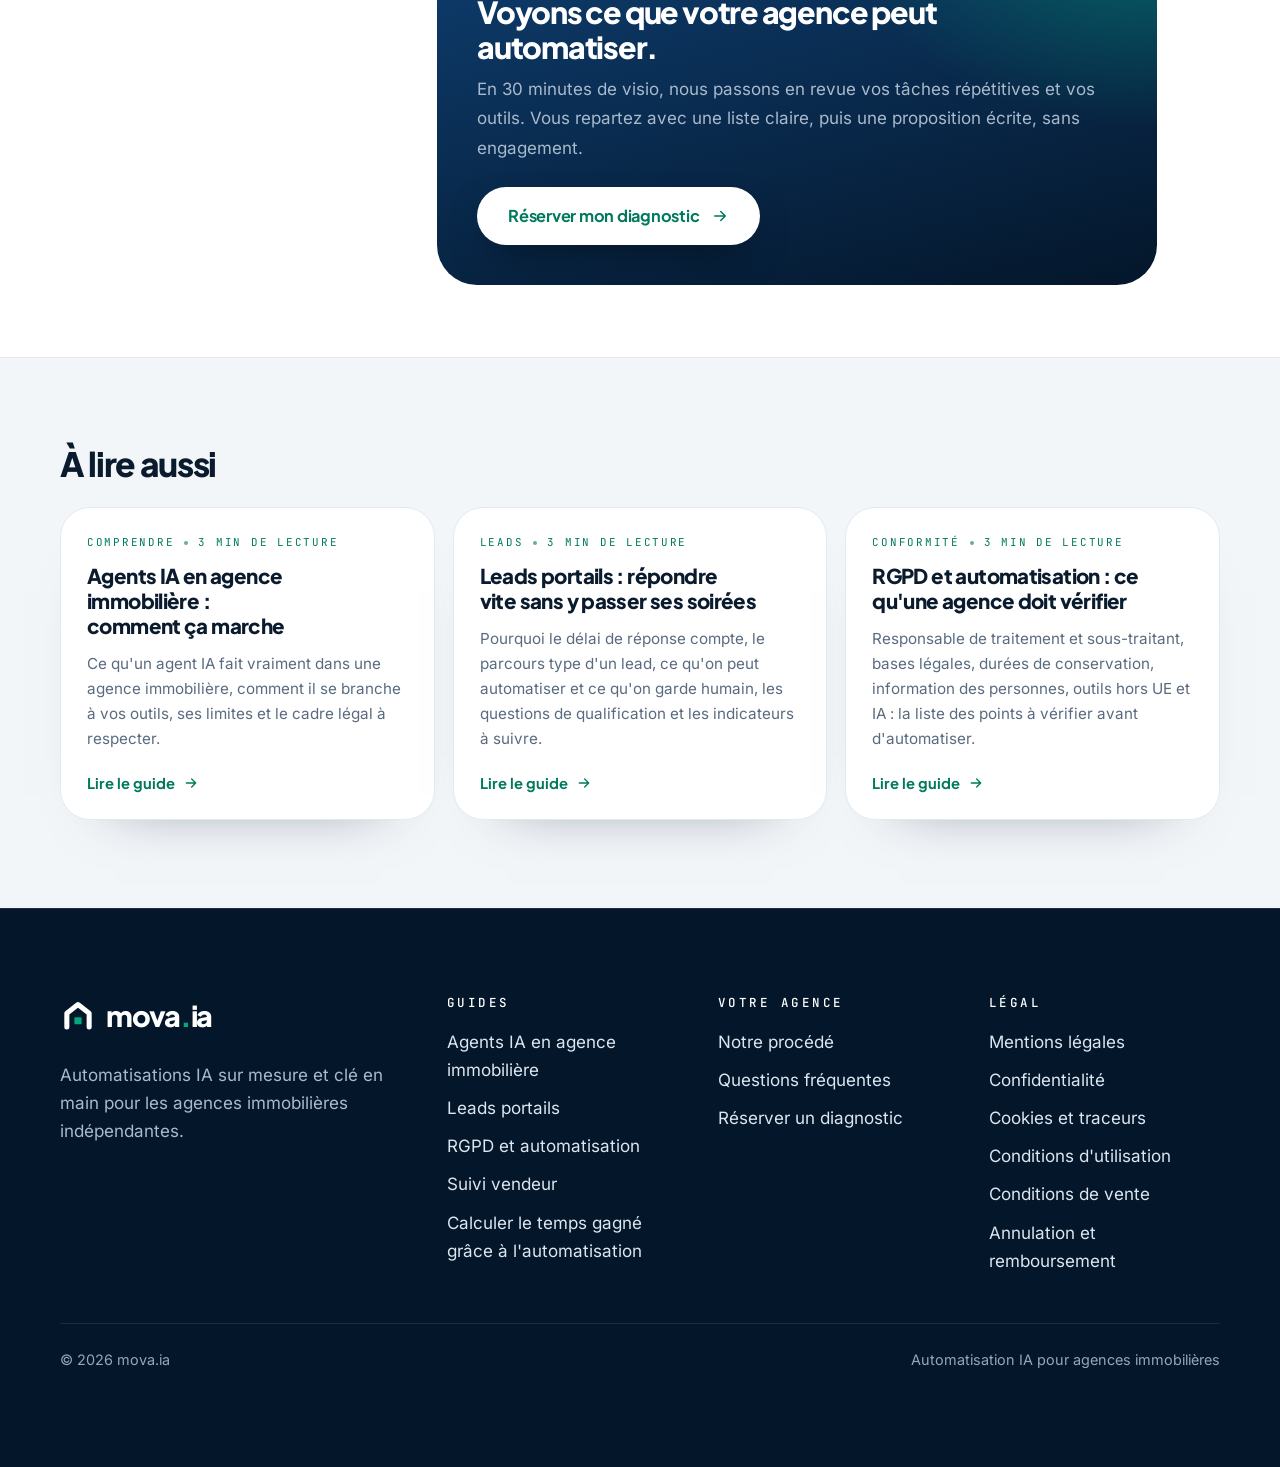
<file: site/guides/calculer-temps-gagne-automatisation.html>
<!doctype html>
<html lang="fr">
<head>
  <meta charset="utf-8">
  <meta name="viewport" content="width=device-width, initial-scale=1, viewport-fit=cover">
  <title>Calculer le temps gagné grâce à l&#x27;automatisation : la méthode | mova.ia</title>
  <meta name="description" content="Une méthode en cinq étapes pour chiffrer le temps et l&#x27;argent que l&#x27;automatisation peut faire gagner à votre agence, avec un exemple chiffré et les pièges à éviter.">
  <meta name="theme-color" content="#04162A">
  <meta property="og:type" content="article">
  <meta property="og:title" content="Calculer le temps gagné grâce à l&#x27;automatisation : la méthode | mova.ia">
  <meta property="og:description" content="Une méthode en cinq étapes pour chiffrer le temps et l&#x27;argent que l&#x27;automatisation peut faire gagner à votre agence, avec un exemple chiffré et les pièges à éviter.">
  <meta property="og:locale" content="fr_FR">
  <meta property="og:site_name" content="mova.ia">
  <link rel="icon" href="../assets/favicon.svg" type="image/svg+xml">
  <link rel="stylesheet" href="../fonts.css">
  <link rel="stylesheet" href="../styles.css">
  <script type="application/ld+json">{"@context": "https://schema.org", "@type": "Article", "headline": "Combien de temps l'automatisation peut-elle faire gagner à votre agence ? La méthode", "description": "Une méthode en cinq étapes pour chiffrer le temps et l'argent que l'automatisation peut faire gagner à votre agence, avec un exemple chiffré et les pièges à éviter.", "inLanguage": "fr-FR", "datePublished": "2026-10-27", "dateModified": "2026-10-27", "author": {"@type": "Organization", "name": "mova.ia"}, "publisher": {"@type": "Organization", "name": "mova.ia"}}</script>
</head>
<body class="g-page">
<a class="skip" href="#contenu">Aller au contenu</a>
<svg width="0" height="0" style="position:absolute" aria-hidden="true">
  <symbol id="i-arrow" viewBox="0 0 24 24"><path d="M5 12h14M13 6l6 6-6 6" fill="none" stroke="currentColor" stroke-width="2" stroke-linecap="round" stroke-linejoin="round"/></symbol>
  <symbol id="i-check" viewBox="0 0 24 24"><path d="m5 12.5 4.5 4.5L19 7" fill="none" stroke="currentColor" stroke-width="2.4" stroke-linecap="round" stroke-linejoin="round"/></symbol>
  <symbol id="i-clock" viewBox="0 0 24 24"><g fill="none" stroke="currentColor" stroke-width="1.8" stroke-linecap="round"><circle cx="12" cy="12" r="9"/><path d="M12 7v5l3 2"/></g></symbol>
</svg>
<header class="g-hdr">
  <div class="wrap g-hdr-in">
    <a class="logo" href="../index.html" aria-label="mova.ia, accueil"><img src="../assets/mark.svg" alt="" width="32" height="32"><span>mova<span class="dot">.</span>ia</span></a>
    <nav class="g-nav" aria-label="Navigation"><a href="../guides/index.html">Guides</a><a class="btn btn-green btn-sm" href="../index.html#appel">Diagnostic offert <svg width="16" height="16" aria-hidden="true"><use href="#i-arrow"/></svg></a></nav>
  </div>
</header>
<main id="contenu">

<article class="g-art">
  <header class="g-hero dark">
    <div class="wrap">
      <nav class="g-crumb" aria-label="Fil d'Ariane"><ol><li><a href="../index.html">Accueil</a></li><li><a href="index.html">Guides</a></li><li aria-current="page">Calculer le temps gagné grâce à l'automatisation</li></ol></nav>
      <p class="g-tag g-tag--dark">Méthode<i></i>3 min de lecture</p>
      <h1>Combien de temps l'automatisation peut-elle faire gagner à votre agence ? La méthode</h1>
      <p class="g-lede">Les promesses de « 10 heures gagnées par semaine » circulent beaucoup. Elles ne disent rien de votre agence. La seule estimation fiable part de vos propres tâches, de vos volumes et de votre organisation. Voici comment la construire en une heure.</p>
      <p class="g-meta">Par l'équipe mova.ia · Mis à jour le <time datetime="2026-10-27">27 octobre 2026</time></p>
    </div>
  </header>
  <div class="wrap g-layout">
    <nav class="g-toc" aria-label="Sommaire"><p class="g-toc-h">Sommaire</p><ol><li><a href="#etape-1-lister-les-taches-repetitives">Étape 1 : lister les tâches répétitives</a></li><li><a href="#etape-2-mesurer-le-volume-et-la-duree">Étape 2 : mesurer le volume et la durée</a></li><li><a href="#etape-3-estimer-la-part-automatisable">Étape 3 : estimer la part automatisable</a></li><li><a href="#etape-4-valoriser-le-temps">Étape 4 : valoriser le temps</a></li><li><a href="#un-exemple-chiffre">Un exemple chiffré</a></li><li><a href="#etape-5-comparer-au-cout">Étape 5 : comparer au coût</a></li><li><a href="#les-pieges-a-eviter">Les pièges à éviter</a></li></ol></nav>
    <div class="g-body">
      <div class="g-key"><p class="g-key-h">À retenir</p><ul><li><svg width="14" height="14" aria-hidden="true"><use href="#i-check"/></svg>Partez de vos tâches réelles, pas d'un chiffre générique.</li><li><svg width="14" height="14" aria-hidden="true"><use href="#i-check"/></svg>Heures par semaine = nombre d'occurrences × minutes par occurrence ÷ 60.</li><li><svg width="14" height="14" aria-hidden="true"><use href="#i-check"/></svg>Toutes les tâches ne s'automatisent pas à 100 % : estimez une part réaliste.</li><li><svg width="14" height="14" aria-hidden="true"><use href="#i-check"/></svg>Comptez aussi le temps de validation et la période de prise en main.</li></ul></div>

<h2 id="etape-1-lister-les-taches-repetitives">Étape 1 : lister les tâches répétitives</h2>
<p>Pendant une semaine, notez les tâches qui reviennent souvent et se ressemblent d'une fois sur l'autre. Les plus fréquentes en agence :</p>
<ul>
  <li>première réponse aux leads et création des fiches ;</li>
  <li>relances des acquéreurs et des vendeurs ;</li>
  <li>prise de rendez-vous et confirmations ;</li>
  <li>comptes rendus de visite et points vendeurs ;</li>
  <li>ressaisie d'informations d'un outil à l'autre ;</li>
  <li>rédaction et diffusion des annonces.</li>
</ul>

<h2 id="etape-2-mesurer-le-volume-et-la-duree">Étape 2 : mesurer le volume et la durée</h2>
<p>Pour chaque tâche, relevez combien de fois elle se produit par semaine et combien de minutes elle prend en moyenne. Le calcul est simple :</p>
<p class="art-formula">Heures par semaine = nombre par semaine × minutes par occurrence ÷ 60</p>

<h2 id="etape-3-estimer-la-part-automatisable">Étape 3 : estimer la part automatisable</h2>
<p>Une tâche s'automatise rarement en totalité. La création d'une fiche peut l'être presque entièrement ; un compte rendu vendeur garde un temps de relecture. Attribuez à chaque tâche une part réaliste, puis vérifiez-la pendant le diagnostic.</p>

<h2 id="etape-4-valoriser-le-temps">Étape 4 : valoriser le temps</h2>
<p>Multipliez les heures gagnées par le coût horaire chargé de la personne qui réalise la tâche (salaire brut et charges, rapportés aux heures travaillées). Vous pouvez aussi raisonner en temps rendu au terrain : estimations, visites, prospection.</p>

<h2 id="un-exemple-chiffre">Un exemple chiffré</h2>
<p>Les chiffres ci-dessous sont <strong>fictifs</strong> : ils illustrent la méthode et ne décrivent pas une agence réelle.</p>
<table>
  <thead><tr><th scope="col">Tâche</th><th scope="col">Volume / semaine</th><th scope="col">Minutes</th><th scope="col">Heures</th></tr></thead>
  <tbody>
    <tr><td>Réponse aux leads et création des fiches</td><td>40</td><td>6</td><td>4,00</td></tr>
    <tr><td>Relances acquéreurs</td><td>25</td><td>3</td><td>1,25</td></tr>
    <tr><td>Comptes rendus de visite</td><td>10</td><td>15</td><td>2,50</td></tr>
    <tr><th scope="row">Total</th><td></td><td></td><td>7,75</td></tr>
  </tbody>
</table>
<p>Avec une part automatisable estimée à 60 %, le gain est de 4,65 heures par semaine. À un coût horaire chargé de 35 €, cela représente environ 163 € par semaine, soit près de 7 500 € sur 46 semaines travaillées.</p>

<h2 id="etape-5-comparer-au-cout">Étape 5 : comparer au coût</h2>
<p>Mettez en regard le coût de la mise en place et du suivi mensuel. Le délai de retour sur investissement se calcule ainsi : coût de mise en place ÷ (gain mensuel − coût du suivi mensuel). S'il dépasse une année, réduisez le périmètre aux tâches les plus volumineuses.</p>

<h2 id="les-pieges-a-eviter">Les pièges à éviter</h2>
<ul>
  <li><strong>Oublier le temps de validation</strong> : relire un brouillon prend quelques minutes, qui se déduisent du gain.</li>
  <li><strong>Négliger la prise en main</strong> : les premières semaines servent à ajuster les messages et les règles.</li>
  <li><strong>Surestimer la part automatisable</strong> : mieux vaut un gain modeste et réel qu'une promesse non tenue.</li>
  <li><strong>Ne rien mesurer avant</strong> : sans situation de départ, impossible de prouver le gain.</li>
</ul>
<p>Pendant le diagnostic offert, nous faisons ce calcul avec vous, à partir de vos propres chiffres.</p>

      <div class="g-cta">
        <p class="g-cta-k">Diagnostic offert · 30 minutes</p>
        <p class="g-cta-t">Voyons ce que votre agence peut automatiser.</p>
        <p>En 30 minutes de visio, nous passons en revue vos tâches répétitives et vos outils. Vous repartez avec une liste claire, puis une proposition écrite, sans engagement.</p>
        <a class="btn btn-white" href="../index.html#appel">Réserver mon diagnostic <svg width="18" height="18" aria-hidden="true"><use href="#i-arrow"/></svg></a>
      </div>
    </div>
  </div>
  <section class="g-rel" aria-labelledby="rel-h">
    <div class="wrap">
      <h2 id="rel-h">À lire aussi</h2>
      <div class="g-grid g-grid--3"><a class="g-card rv" href="agents-ia-agence-immobiliere.html">
        <span class="g-tag">Comprendre<i></i>3 min de lecture</span>
        <h3>Agents IA en agence immobilière : comment ça marche</h3>
        <p>Ce qu'un agent IA fait vraiment dans une agence immobilière, comment il se branche à vos outils, ses limites et le cadre légal à respecter.</p>
        <span class="g-go">Lire le guide <svg width="16" height="16" aria-hidden="true"><use href="#i-arrow"/></svg></span>
      </a><a class="g-card rv" href="leads-portails-reponse-rapide.html">
        <span class="g-tag">Leads<i></i>3 min de lecture</span>
        <h3>Leads portails : répondre vite sans y passer ses soirées</h3>
        <p>Pourquoi le délai de réponse compte, le parcours type d'un lead, ce qu'on peut automatiser et ce qu'on garde humain, les questions de qualification et les indicateurs à suivre.</p>
        <span class="g-go">Lire le guide <svg width="16" height="16" aria-hidden="true"><use href="#i-arrow"/></svg></span>
      </a><a class="g-card rv" href="rgpd-automatisation-agence-immobiliere.html">
        <span class="g-tag">Conformité<i></i>3 min de lecture</span>
        <h3>RGPD et automatisation : ce qu'une agence doit vérifier</h3>
        <p>Responsable de traitement et sous-traitant, bases légales, durées de conservation, information des personnes, outils hors UE et IA : la liste des points à vérifier avant d'automatiser.</p>
        <span class="g-go">Lire le guide <svg width="16" height="16" aria-hidden="true"><use href="#i-arrow"/></svg></span>
      </a></div>
    </div>
  </section>
</article>
</main>
<footer class="foot dark g-foot">
  <div class="wrap">
    <div class="foot-grid">
      <div><a class="logo" href="../index.html"><img src="../assets/mark-white.svg" alt="" width="36" height="36"><span>mova<span class="dot">.</span>ia</span></a><p class="foot-tag">Automatisations IA sur mesure et clé en main pour les agences immobilières indépendantes.</p></div>
      <div><h2 class="foot-h">Guides</h2><ul><li><a href="../guides/agents-ia-agence-immobiliere.html">Agents IA en agence immobilière</a></li><li><a href="../guides/leads-portails-reponse-rapide.html">Leads portails</a></li><li><a href="../guides/rgpd-automatisation-agence-immobiliere.html">RGPD et automatisation</a></li><li><a href="../guides/compte-rendu-vendeur-suivi-mandat.html">Suivi vendeur</a></li><li><a href="../guides/calculer-temps-gagne-automatisation.html">Calculer le temps gagné grâce à l'automatisation</a></li></ul></div>
      <div><h2 class="foot-h">Votre agence</h2><ul><li><a href="../index.html#procede">Notre procédé</a></li><li><a href="../index.html#faq">Questions fréquentes</a></li><li><a href="../index.html#appel">Réserver un diagnostic</a></li></ul></div>
      <div><h2 class="foot-h">Légal</h2><ul><li><a href="../mentions-legales.html">Mentions légales</a></li><li><a href="../confidentialite.html">Confidentialité</a></li><li><a href="../cookies.html">Cookies et traceurs</a></li><li><a href="../conditions-utilisation.html">Conditions d'utilisation</a></li><li><a href="../cgv.html">Conditions de vente</a></li><li><a href="../remboursement.html">Annulation et remboursement</a></li></ul></div>
    </div>
    <div class="foot-bot"><span>© 2026 mova.ia</span><span>Automatisation IA pour agences immobilières</span></div>
  </div>
</footer>
</body>
</html>
</file>
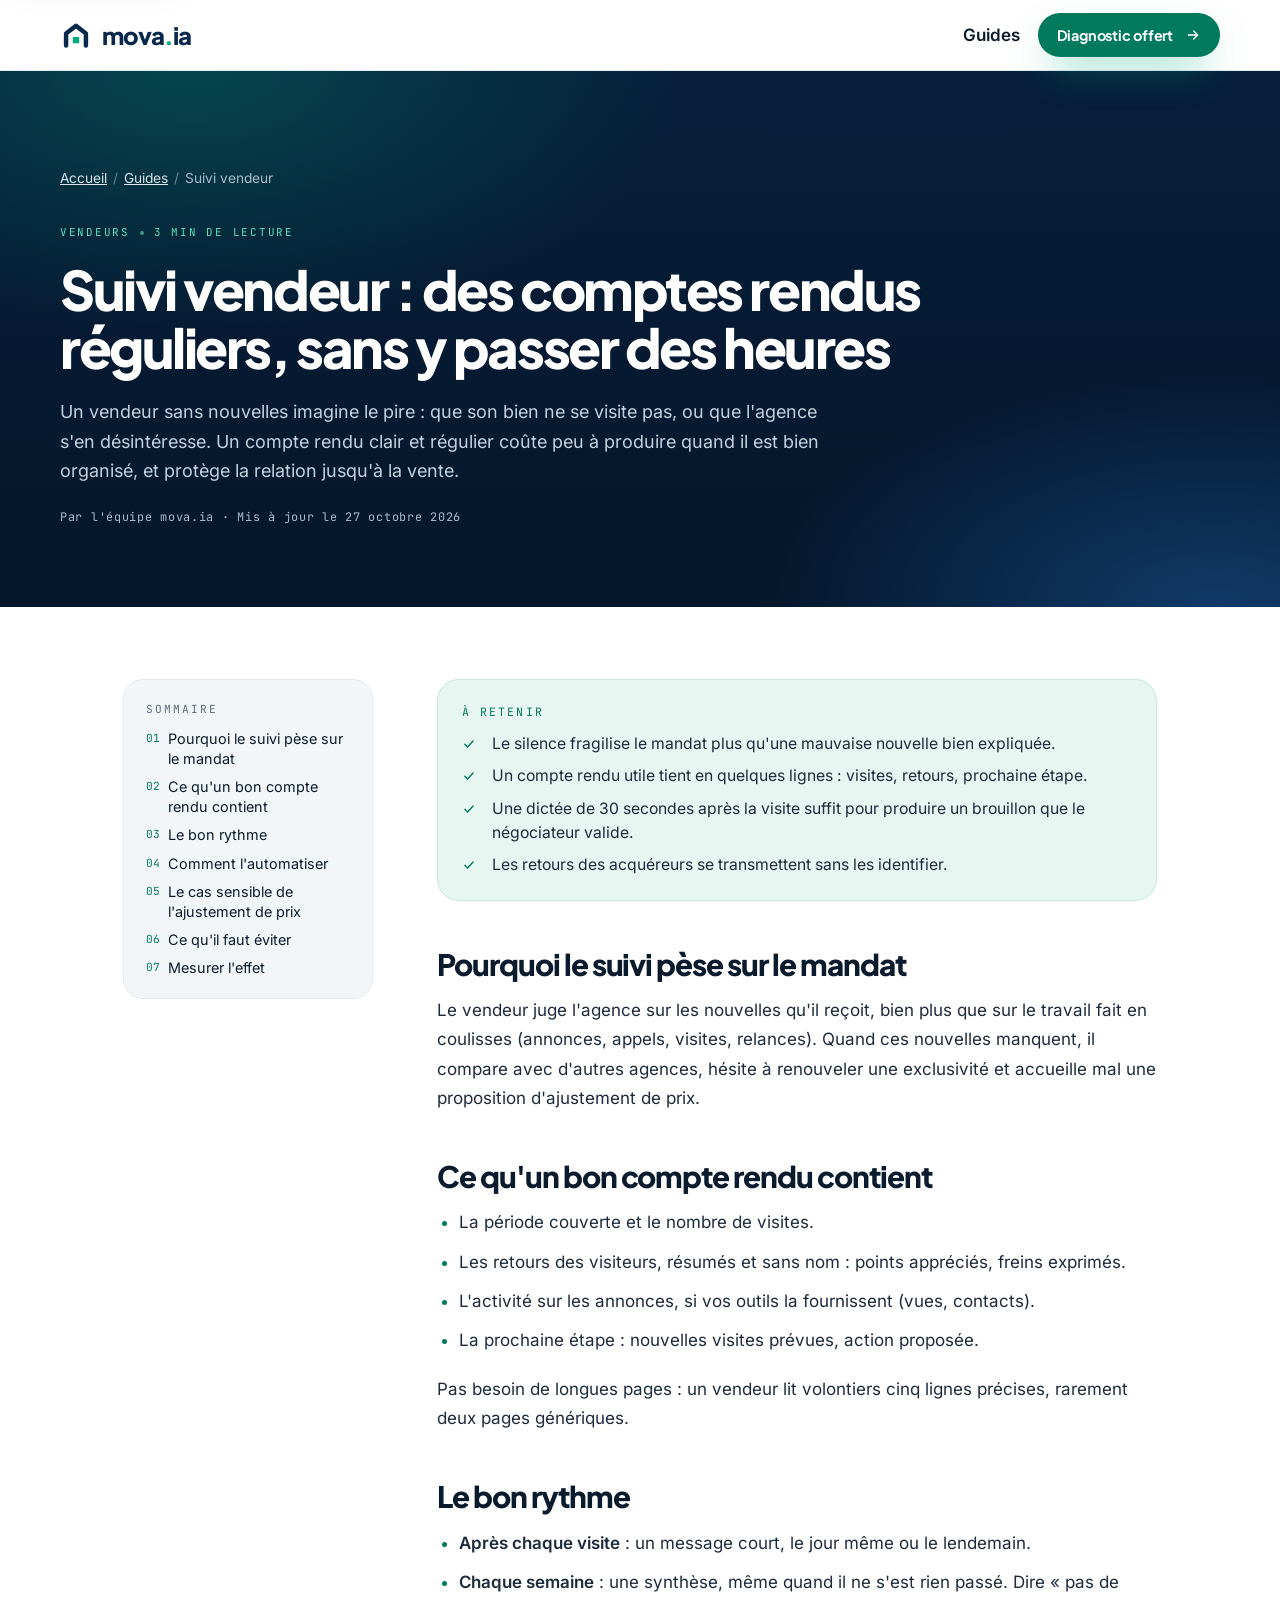
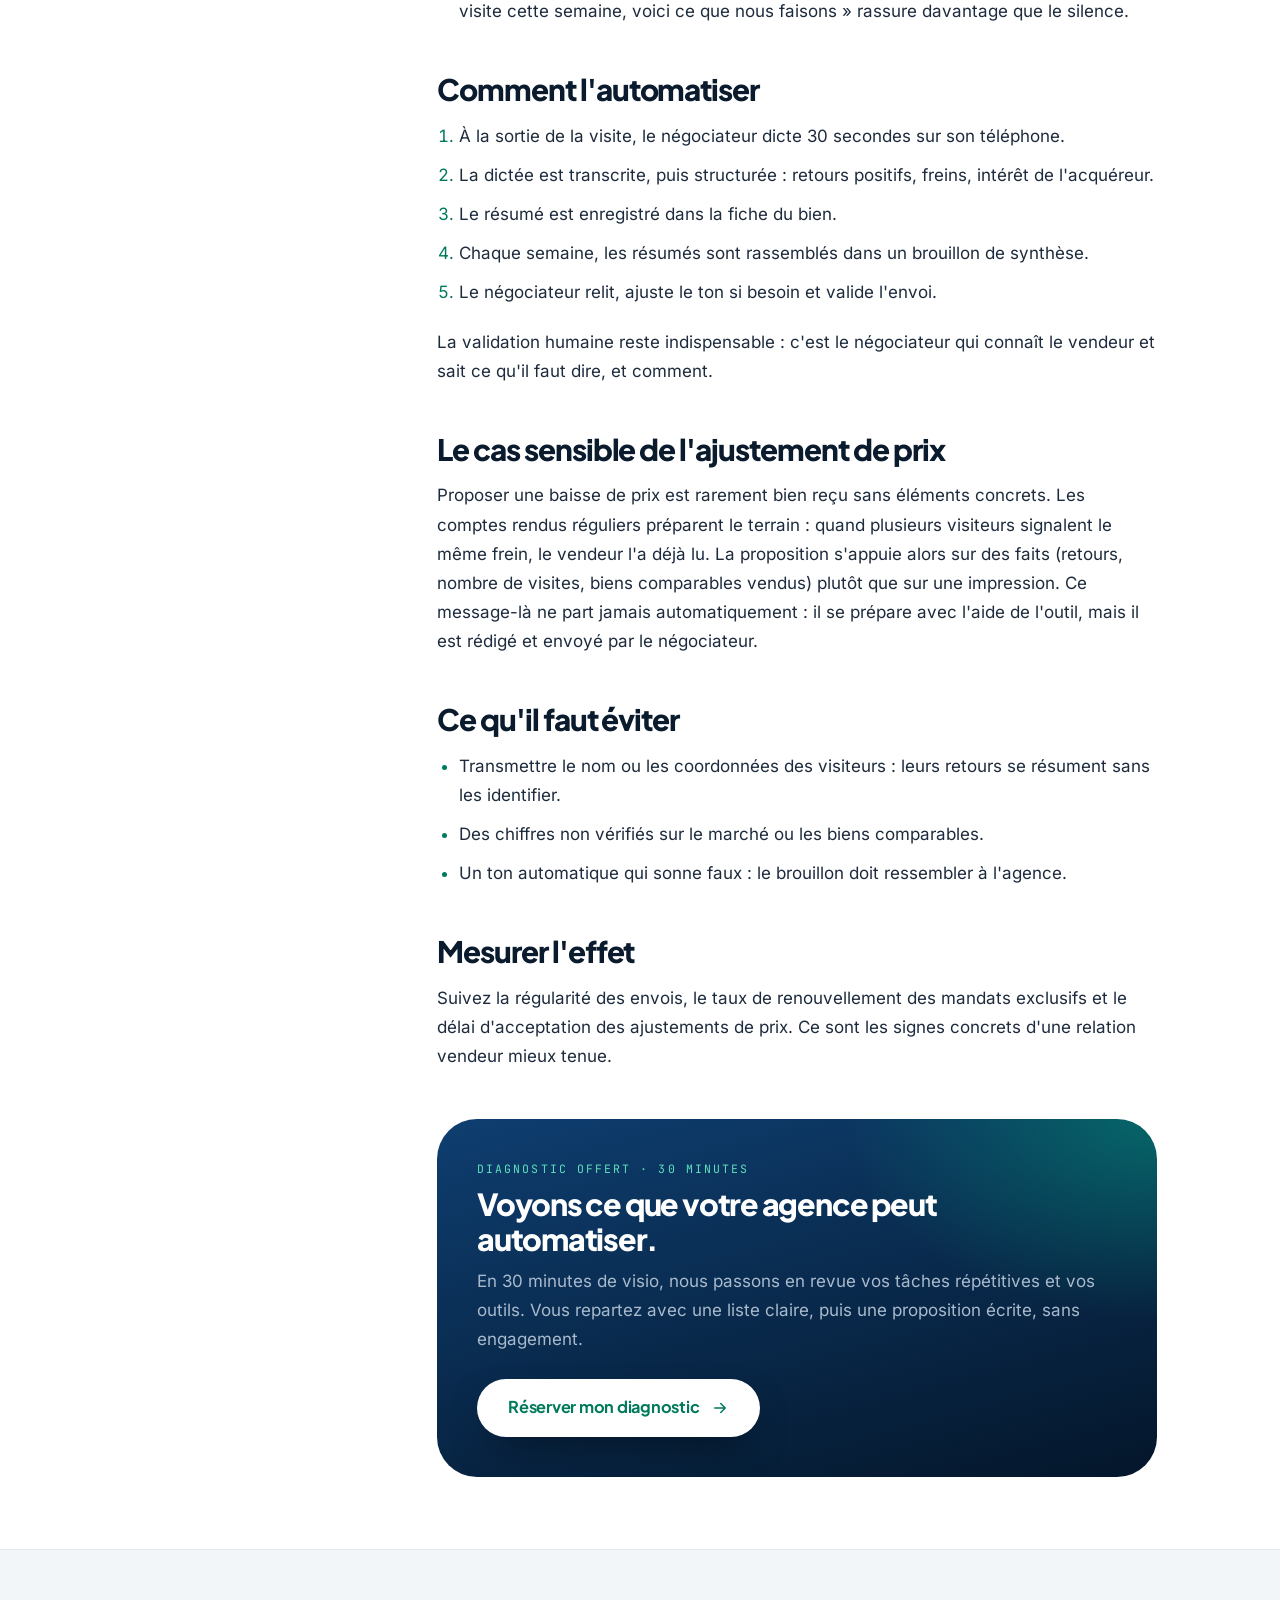
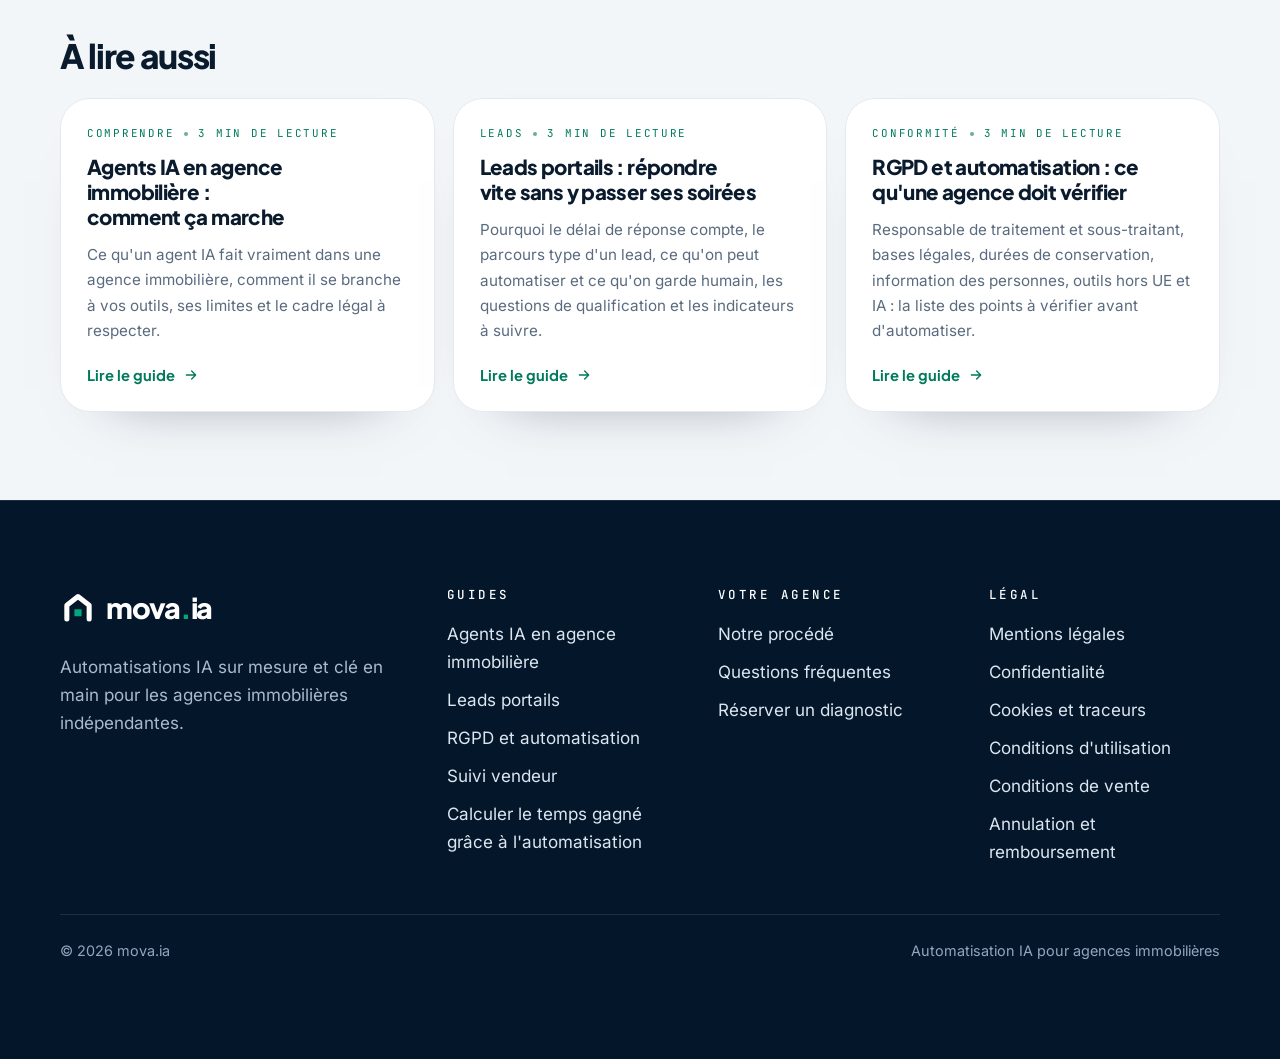
<file: site/guides/compte-rendu-vendeur-suivi-mandat.html>
<!doctype html>
<html lang="fr">
<head>
  <meta charset="utf-8">
  <meta name="viewport" content="width=device-width, initial-scale=1, viewport-fit=cover">
  <title>Suivi vendeur : des comptes rendus réguliers, sans y passer des heures | mova.ia</title>
  <meta name="description" content="Ce que doit contenir un bon compte rendu vendeur, à quel rythme l&#x27;envoyer, comment l&#x27;automatiser à partir d&#x27;une dictée et comment aborder un ajustement de prix.">
  <meta name="theme-color" content="#04162A">
  <meta property="og:type" content="article">
  <meta property="og:title" content="Suivi vendeur : des comptes rendus réguliers, sans y passer des heures | mova.ia">
  <meta property="og:description" content="Ce que doit contenir un bon compte rendu vendeur, à quel rythme l&#x27;envoyer, comment l&#x27;automatiser à partir d&#x27;une dictée et comment aborder un ajustement de prix.">
  <meta property="og:locale" content="fr_FR">
  <meta property="og:site_name" content="mova.ia">
  <link rel="icon" href="../assets/favicon.svg" type="image/svg+xml">
  <link rel="stylesheet" href="../fonts.css">
  <link rel="stylesheet" href="../styles.css">
  <script type="application/ld+json">{"@context": "https://schema.org", "@type": "Article", "headline": "Suivi vendeur : des comptes rendus réguliers, sans y passer des heures", "description": "Ce que doit contenir un bon compte rendu vendeur, à quel rythme l'envoyer, comment l'automatiser à partir d'une dictée et comment aborder un ajustement de prix.", "inLanguage": "fr-FR", "datePublished": "2026-10-27", "dateModified": "2026-10-27", "author": {"@type": "Organization", "name": "mova.ia"}, "publisher": {"@type": "Organization", "name": "mova.ia"}}</script>
</head>
<body class="g-page">
<a class="skip" href="#contenu">Aller au contenu</a>
<svg width="0" height="0" style="position:absolute" aria-hidden="true">
  <symbol id="i-arrow" viewBox="0 0 24 24"><path d="M5 12h14M13 6l6 6-6 6" fill="none" stroke="currentColor" stroke-width="2" stroke-linecap="round" stroke-linejoin="round"/></symbol>
  <symbol id="i-check" viewBox="0 0 24 24"><path d="m5 12.5 4.5 4.5L19 7" fill="none" stroke="currentColor" stroke-width="2.4" stroke-linecap="round" stroke-linejoin="round"/></symbol>
  <symbol id="i-clock" viewBox="0 0 24 24"><g fill="none" stroke="currentColor" stroke-width="1.8" stroke-linecap="round"><circle cx="12" cy="12" r="9"/><path d="M12 7v5l3 2"/></g></symbol>
</svg>
<header class="g-hdr">
  <div class="wrap g-hdr-in">
    <a class="logo" href="../index.html" aria-label="mova.ia, accueil"><img src="../assets/mark.svg" alt="" width="32" height="32"><span>mova<span class="dot">.</span>ia</span></a>
    <nav class="g-nav" aria-label="Navigation"><a href="../guides/index.html">Guides</a><a class="btn btn-green btn-sm" href="../index.html#appel">Diagnostic offert <svg width="16" height="16" aria-hidden="true"><use href="#i-arrow"/></svg></a></nav>
  </div>
</header>
<main id="contenu">

<article class="g-art">
  <header class="g-hero dark">
    <div class="wrap">
      <nav class="g-crumb" aria-label="Fil d'Ariane"><ol><li><a href="../index.html">Accueil</a></li><li><a href="index.html">Guides</a></li><li aria-current="page">Suivi vendeur</li></ol></nav>
      <p class="g-tag g-tag--dark">Vendeurs<i></i>3 min de lecture</p>
      <h1>Suivi vendeur : des comptes rendus réguliers, sans y passer des heures</h1>
      <p class="g-lede">Un vendeur sans nouvelles imagine le pire : que son bien ne se visite pas, ou que l'agence s'en désintéresse. Un compte rendu clair et régulier coûte peu à produire quand il est bien organisé, et protège la relation jusqu'à la vente.</p>
      <p class="g-meta">Par l'équipe mova.ia · Mis à jour le <time datetime="2026-10-27">27 octobre 2026</time></p>
    </div>
  </header>
  <div class="wrap g-layout">
    <nav class="g-toc" aria-label="Sommaire"><p class="g-toc-h">Sommaire</p><ol><li><a href="#pourquoi-le-suivi-pese-sur-le-mandat">Pourquoi le suivi pèse sur le mandat</a></li><li><a href="#ce-qu-un-bon-compte-rendu-contient">Ce qu'un bon compte rendu contient</a></li><li><a href="#le-bon-rythme">Le bon rythme</a></li><li><a href="#comment-l-automatiser">Comment l'automatiser</a></li><li><a href="#le-cas-sensible-de-l-ajustement-de-prix">Le cas sensible de l'ajustement de prix</a></li><li><a href="#ce-qu-il-faut-eviter">Ce qu'il faut éviter</a></li><li><a href="#mesurer-l-effet">Mesurer l'effet</a></li></ol></nav>
    <div class="g-body">
      <div class="g-key"><p class="g-key-h">À retenir</p><ul><li><svg width="14" height="14" aria-hidden="true"><use href="#i-check"/></svg>Le silence fragilise le mandat plus qu'une mauvaise nouvelle bien expliquée.</li><li><svg width="14" height="14" aria-hidden="true"><use href="#i-check"/></svg>Un compte rendu utile tient en quelques lignes : visites, retours, prochaine étape.</li><li><svg width="14" height="14" aria-hidden="true"><use href="#i-check"/></svg>Une dictée de 30 secondes après la visite suffit pour produire un brouillon que le négociateur valide.</li><li><svg width="14" height="14" aria-hidden="true"><use href="#i-check"/></svg>Les retours des acquéreurs se transmettent sans les identifier.</li></ul></div>

<h2 id="pourquoi-le-suivi-pese-sur-le-mandat">Pourquoi le suivi pèse sur le mandat</h2>
<p>Le vendeur juge l'agence sur les nouvelles qu'il reçoit, bien plus que sur le travail fait en coulisses (annonces, appels, visites, relances). Quand ces nouvelles manquent, il compare avec d'autres agences, hésite à renouveler une exclusivité et accueille mal une proposition d'ajustement de prix.</p>

<h2 id="ce-qu-un-bon-compte-rendu-contient">Ce qu'un bon compte rendu contient</h2>
<ul>
  <li>La période couverte et le nombre de visites.</li>
  <li>Les retours des visiteurs, résumés et sans nom : points appréciés, freins exprimés.</li>
  <li>L'activité sur les annonces, si vos outils la fournissent (vues, contacts).</li>
  <li>La prochaine étape : nouvelles visites prévues, action proposée.</li>
</ul>
<p>Pas besoin de longues pages : un vendeur lit volontiers cinq lignes précises, rarement deux pages génériques.</p>

<h2 id="le-bon-rythme">Le bon rythme</h2>
<ul>
  <li><strong>Après chaque visite</strong> : un message court, le jour même ou le lendemain.</li>
  <li><strong>Chaque semaine</strong> : une synthèse, même quand il ne s'est rien passé. Dire « pas de visite cette semaine, voici ce que nous faisons » rassure davantage que le silence.</li>
</ul>

<h2 id="comment-l-automatiser">Comment l'automatiser</h2>
<ol>
  <li>À la sortie de la visite, le négociateur dicte 30 secondes sur son téléphone.</li>
  <li>La dictée est transcrite, puis structurée : retours positifs, freins, intérêt de l'acquéreur.</li>
  <li>Le résumé est enregistré dans la fiche du bien.</li>
  <li>Chaque semaine, les résumés sont rassemblés dans un brouillon de synthèse.</li>
  <li>Le négociateur relit, ajuste le ton si besoin et valide l'envoi.</li>
</ol>
<p>La validation humaine reste indispensable : c'est le négociateur qui connaît le vendeur et sait ce qu'il faut dire, et comment.</p>

<h2 id="le-cas-sensible-de-l-ajustement-de-prix">Le cas sensible de l'ajustement de prix</h2>
<p>Proposer une baisse de prix est rarement bien reçu sans éléments concrets. Les comptes rendus réguliers préparent le terrain : quand plusieurs visiteurs signalent le même frein, le vendeur l'a déjà lu. La proposition s'appuie alors sur des faits (retours, nombre de visites, biens comparables vendus) plutôt que sur une impression. Ce message-là ne part jamais automatiquement : il se prépare avec l'aide de l'outil, mais il est rédigé et envoyé par le négociateur.</p>

<h2 id="ce-qu-il-faut-eviter">Ce qu'il faut éviter</h2>
<ul>
  <li>Transmettre le nom ou les coordonnées des visiteurs : leurs retours se résument sans les identifier.</li>
  <li>Des chiffres non vérifiés sur le marché ou les biens comparables.</li>
  <li>Un ton automatique qui sonne faux : le brouillon doit ressembler à l'agence.</li>
</ul>

<h2 id="mesurer-l-effet">Mesurer l'effet</h2>
<p>Suivez la régularité des envois, le taux de renouvellement des mandats exclusifs et le délai d'acceptation des ajustements de prix. Ce sont les signes concrets d'une relation vendeur mieux tenue.</p>

      <div class="g-cta">
        <p class="g-cta-k">Diagnostic offert · 30 minutes</p>
        <p class="g-cta-t">Voyons ce que votre agence peut automatiser.</p>
        <p>En 30 minutes de visio, nous passons en revue vos tâches répétitives et vos outils. Vous repartez avec une liste claire, puis une proposition écrite, sans engagement.</p>
        <a class="btn btn-white" href="../index.html#appel">Réserver mon diagnostic <svg width="18" height="18" aria-hidden="true"><use href="#i-arrow"/></svg></a>
      </div>
    </div>
  </div>
  <section class="g-rel" aria-labelledby="rel-h">
    <div class="wrap">
      <h2 id="rel-h">À lire aussi</h2>
      <div class="g-grid g-grid--3"><a class="g-card rv" href="agents-ia-agence-immobiliere.html">
        <span class="g-tag">Comprendre<i></i>3 min de lecture</span>
        <h3>Agents IA en agence immobilière : comment ça marche</h3>
        <p>Ce qu'un agent IA fait vraiment dans une agence immobilière, comment il se branche à vos outils, ses limites et le cadre légal à respecter.</p>
        <span class="g-go">Lire le guide <svg width="16" height="16" aria-hidden="true"><use href="#i-arrow"/></svg></span>
      </a><a class="g-card rv" href="leads-portails-reponse-rapide.html">
        <span class="g-tag">Leads<i></i>3 min de lecture</span>
        <h3>Leads portails : répondre vite sans y passer ses soirées</h3>
        <p>Pourquoi le délai de réponse compte, le parcours type d'un lead, ce qu'on peut automatiser et ce qu'on garde humain, les questions de qualification et les indicateurs à suivre.</p>
        <span class="g-go">Lire le guide <svg width="16" height="16" aria-hidden="true"><use href="#i-arrow"/></svg></span>
      </a><a class="g-card rv" href="rgpd-automatisation-agence-immobiliere.html">
        <span class="g-tag">Conformité<i></i>3 min de lecture</span>
        <h3>RGPD et automatisation : ce qu'une agence doit vérifier</h3>
        <p>Responsable de traitement et sous-traitant, bases légales, durées de conservation, information des personnes, outils hors UE et IA : la liste des points à vérifier avant d'automatiser.</p>
        <span class="g-go">Lire le guide <svg width="16" height="16" aria-hidden="true"><use href="#i-arrow"/></svg></span>
      </a></div>
    </div>
  </section>
</article>
</main>
<footer class="foot dark g-foot">
  <div class="wrap">
    <div class="foot-grid">
      <div><a class="logo" href="../index.html"><img src="../assets/mark-white.svg" alt="" width="36" height="36"><span>mova<span class="dot">.</span>ia</span></a><p class="foot-tag">Automatisations IA sur mesure et clé en main pour les agences immobilières indépendantes.</p></div>
      <div><h2 class="foot-h">Guides</h2><ul><li><a href="../guides/agents-ia-agence-immobiliere.html">Agents IA en agence immobilière</a></li><li><a href="../guides/leads-portails-reponse-rapide.html">Leads portails</a></li><li><a href="../guides/rgpd-automatisation-agence-immobiliere.html">RGPD et automatisation</a></li><li><a href="../guides/compte-rendu-vendeur-suivi-mandat.html">Suivi vendeur</a></li><li><a href="../guides/calculer-temps-gagne-automatisation.html">Calculer le temps gagné grâce à l'automatisation</a></li></ul></div>
      <div><h2 class="foot-h">Votre agence</h2><ul><li><a href="../index.html#procede">Notre procédé</a></li><li><a href="../index.html#faq">Questions fréquentes</a></li><li><a href="../index.html#appel">Réserver un diagnostic</a></li></ul></div>
      <div><h2 class="foot-h">Légal</h2><ul><li><a href="../mentions-legales.html">Mentions légales</a></li><li><a href="../confidentialite.html">Confidentialité</a></li><li><a href="../cookies.html">Cookies et traceurs</a></li><li><a href="../conditions-utilisation.html">Conditions d'utilisation</a></li><li><a href="../cgv.html">Conditions de vente</a></li><li><a href="../remboursement.html">Annulation et remboursement</a></li></ul></div>
    </div>
    <div class="foot-bot"><span>© 2026 mova.ia</span><span>Automatisation IA pour agences immobilières</span></div>
  </div>
</footer>
</body>
</html>
</file>
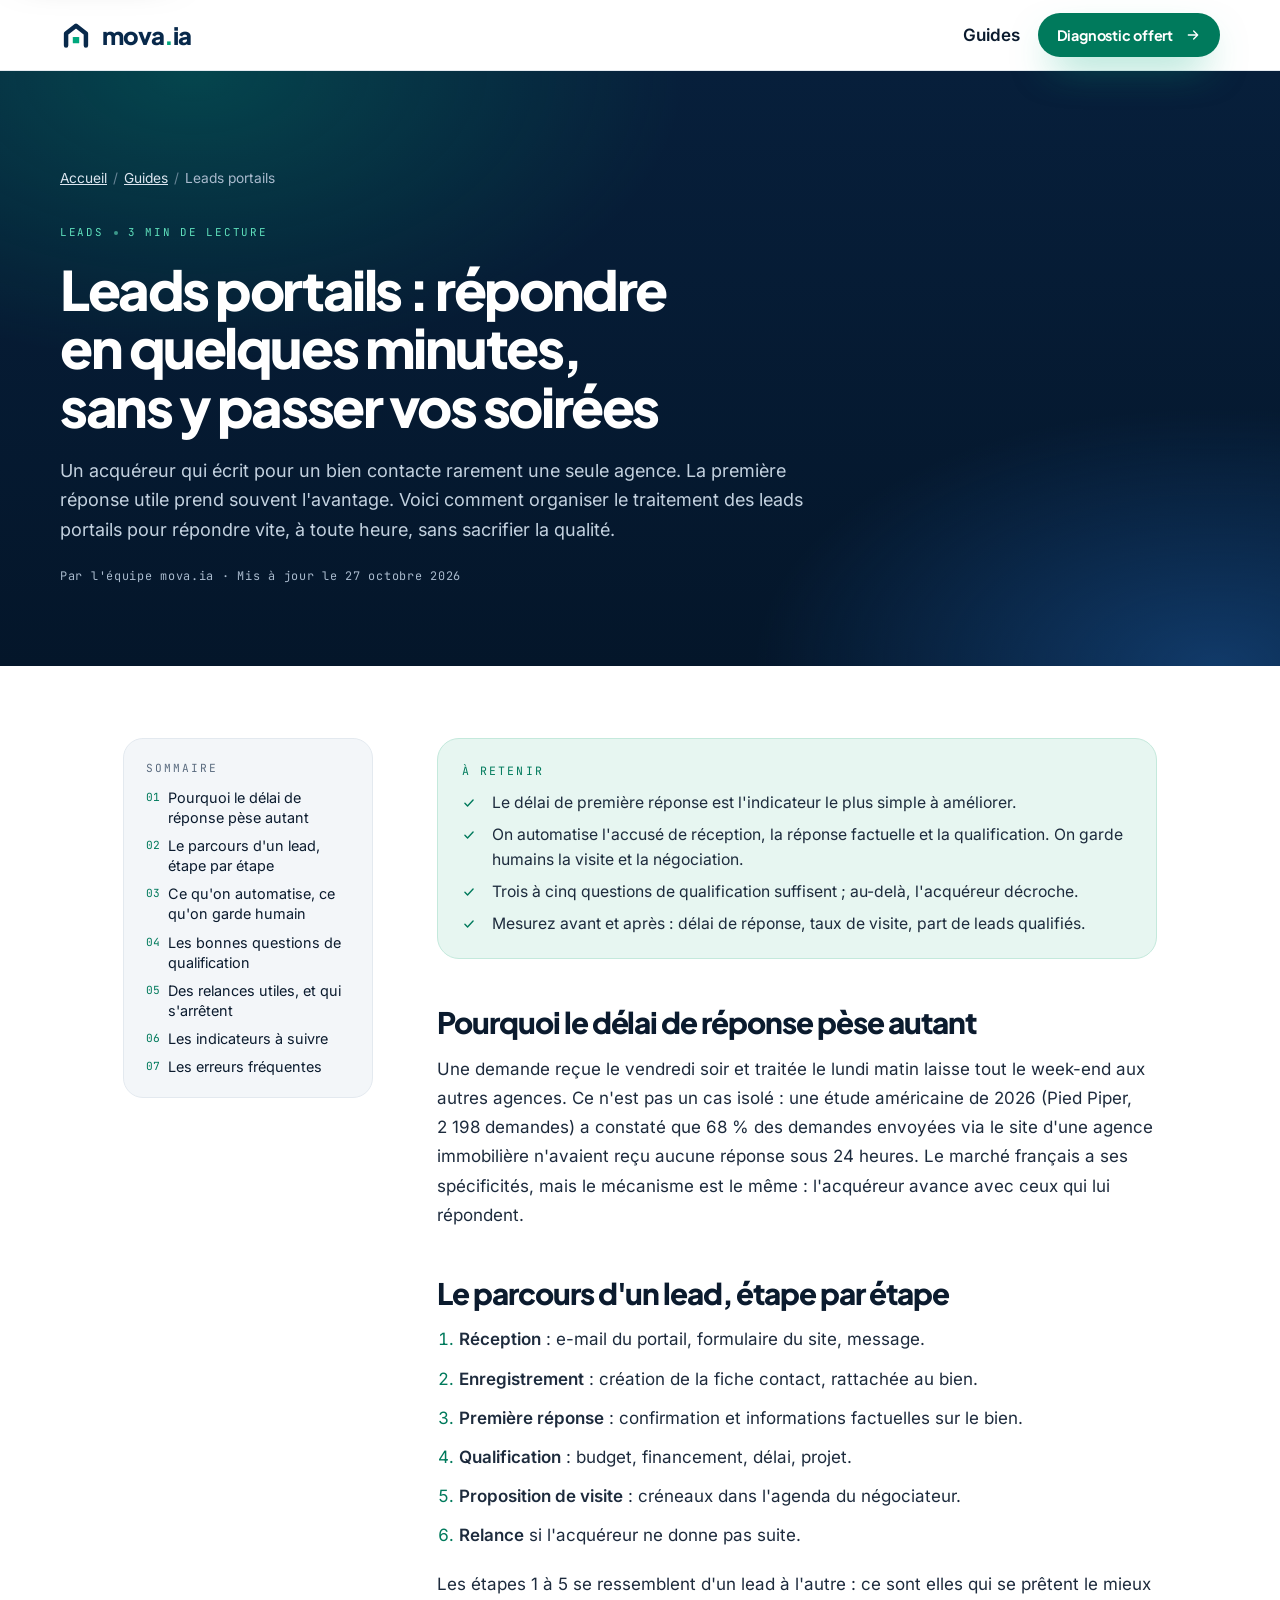
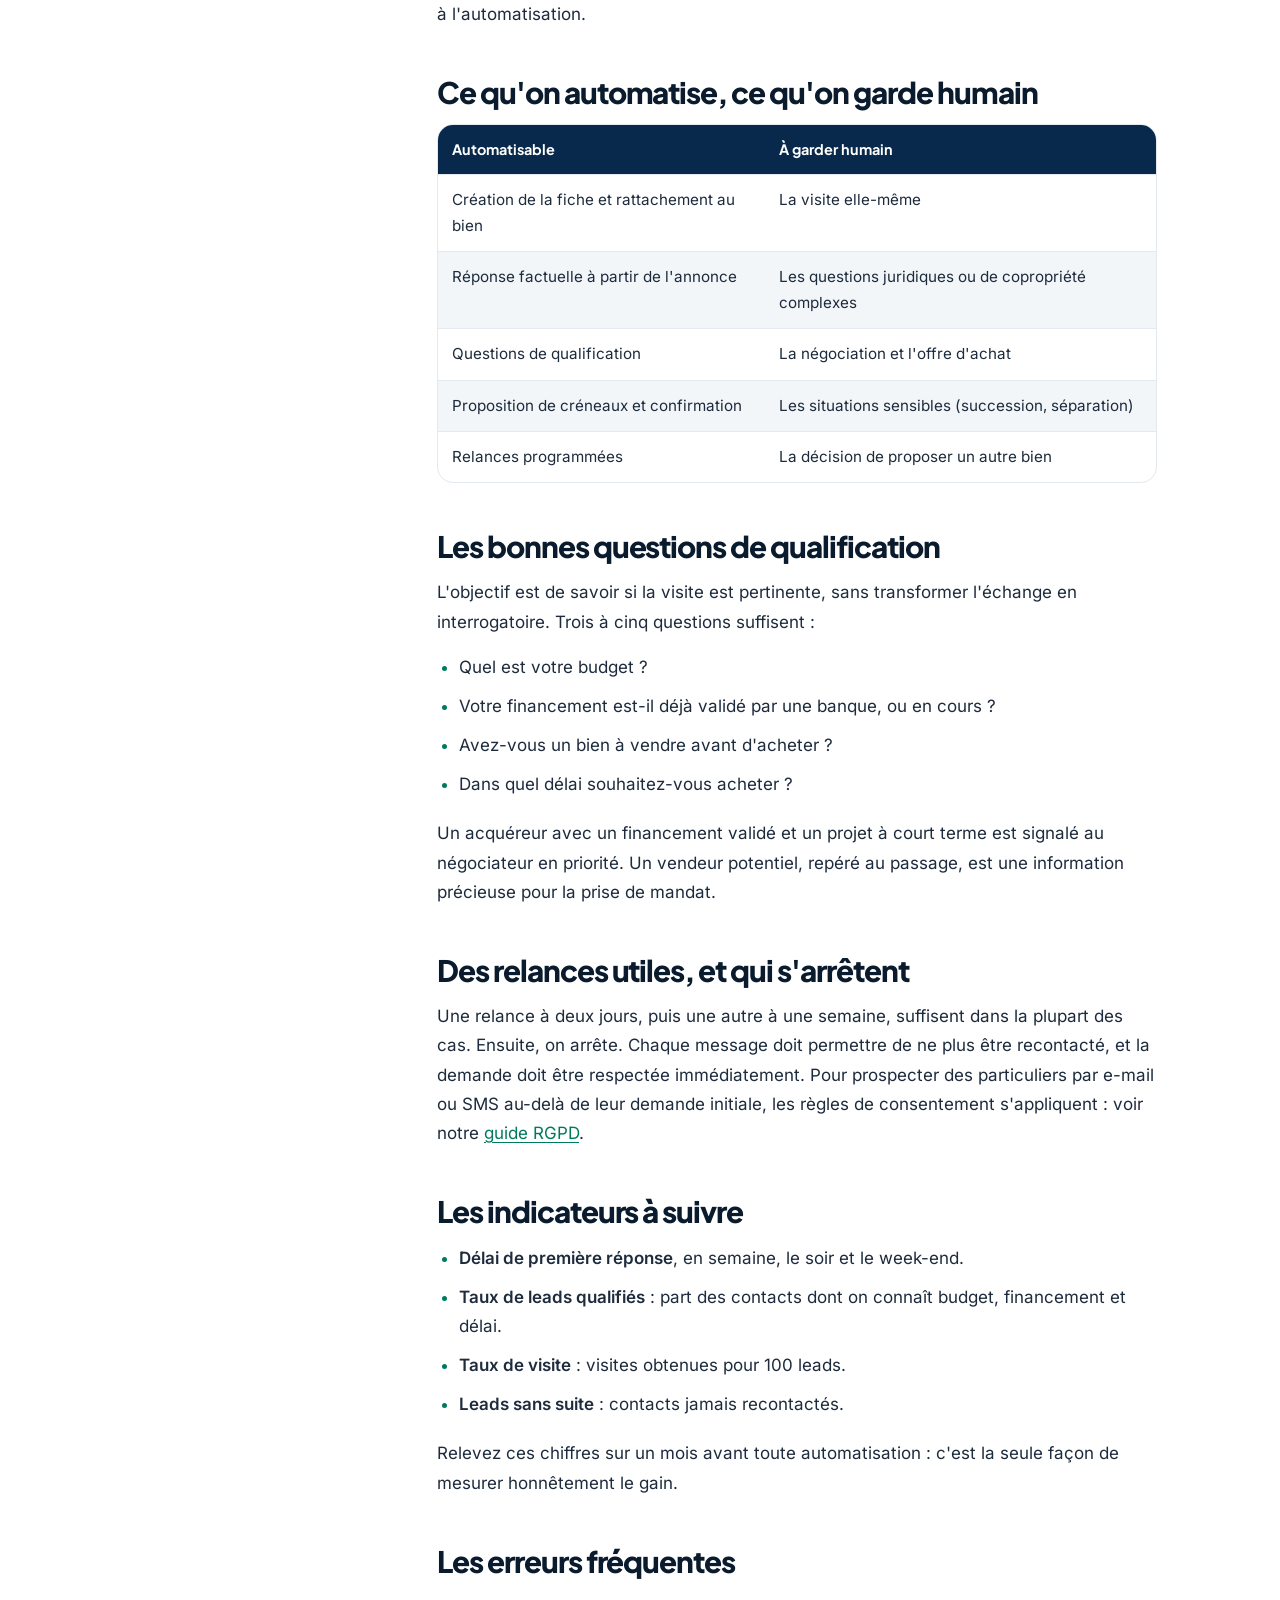
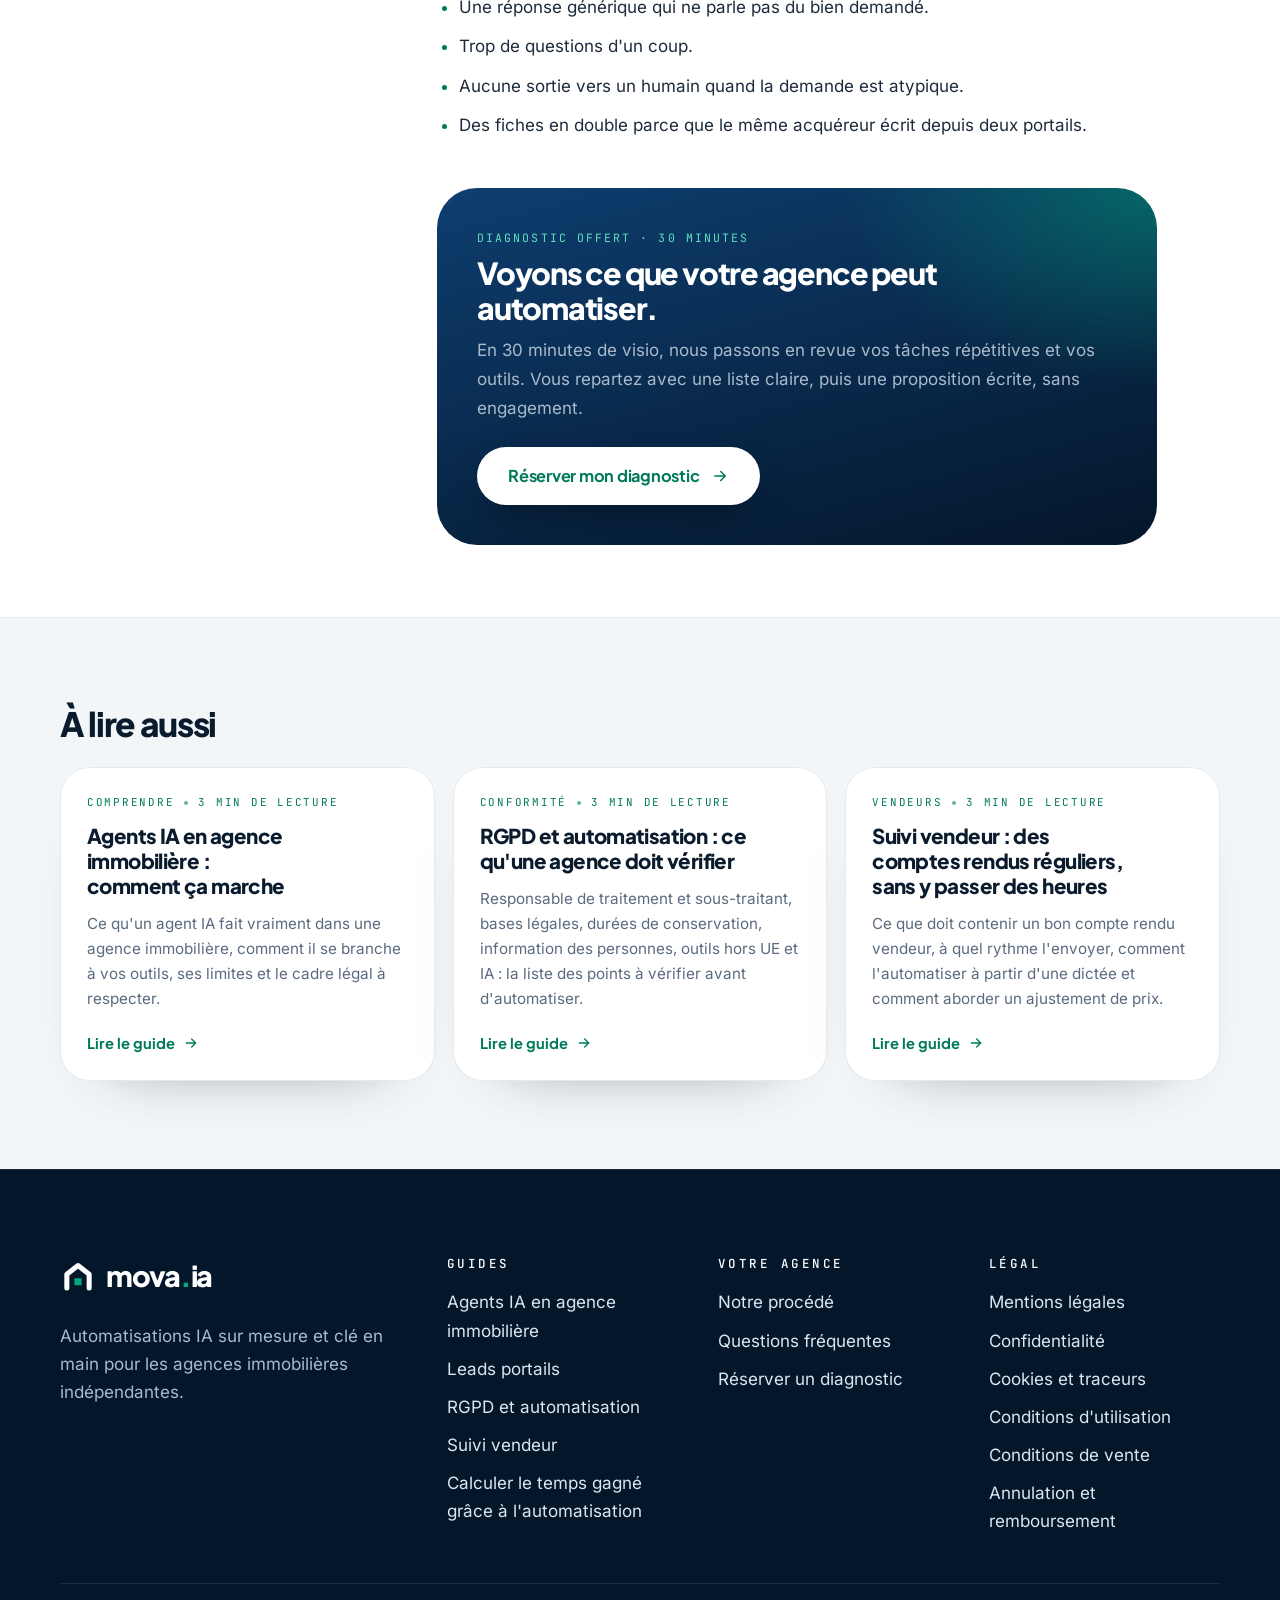
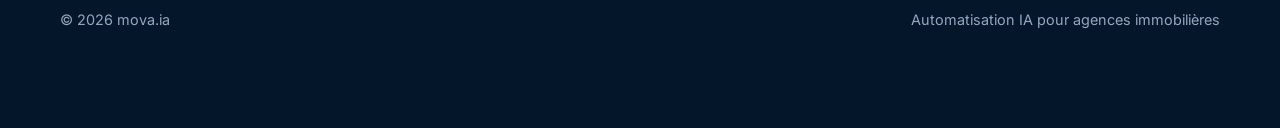
<file: site/guides/leads-portails-reponse-rapide.html>
<!doctype html>
<html lang="fr">
<head>
  <meta charset="utf-8">
  <meta name="viewport" content="width=device-width, initial-scale=1, viewport-fit=cover">
  <title>Leads portails : répondre vite sans y passer ses soirées | mova.ia</title>
  <meta name="description" content="Pourquoi le délai de réponse compte, le parcours type d&#x27;un lead, ce qu&#x27;on peut automatiser et ce qu&#x27;on garde humain, les questions de qualification et les indicateurs à suivre.">
  <meta name="theme-color" content="#04162A">
  <meta property="og:type" content="article">
  <meta property="og:title" content="Leads portails : répondre vite sans y passer ses soirées | mova.ia">
  <meta property="og:description" content="Pourquoi le délai de réponse compte, le parcours type d&#x27;un lead, ce qu&#x27;on peut automatiser et ce qu&#x27;on garde humain, les questions de qualification et les indicateurs à suivre.">
  <meta property="og:locale" content="fr_FR">
  <meta property="og:site_name" content="mova.ia">
  <link rel="icon" href="../assets/favicon.svg" type="image/svg+xml">
  <link rel="stylesheet" href="../fonts.css">
  <link rel="stylesheet" href="../styles.css">
  <script type="application/ld+json">{"@context": "https://schema.org", "@type": "Article", "headline": "Leads portails : répondre en quelques minutes, sans y passer vos soirées", "description": "Pourquoi le délai de réponse compte, le parcours type d'un lead, ce qu'on peut automatiser et ce qu'on garde humain, les questions de qualification et les indicateurs à suivre.", "inLanguage": "fr-FR", "datePublished": "2026-10-27", "dateModified": "2026-10-27", "author": {"@type": "Organization", "name": "mova.ia"}, "publisher": {"@type": "Organization", "name": "mova.ia"}}</script>
</head>
<body class="g-page">
<a class="skip" href="#contenu">Aller au contenu</a>
<svg width="0" height="0" style="position:absolute" aria-hidden="true">
  <symbol id="i-arrow" viewBox="0 0 24 24"><path d="M5 12h14M13 6l6 6-6 6" fill="none" stroke="currentColor" stroke-width="2" stroke-linecap="round" stroke-linejoin="round"/></symbol>
  <symbol id="i-check" viewBox="0 0 24 24"><path d="m5 12.5 4.5 4.5L19 7" fill="none" stroke="currentColor" stroke-width="2.4" stroke-linecap="round" stroke-linejoin="round"/></symbol>
  <symbol id="i-clock" viewBox="0 0 24 24"><g fill="none" stroke="currentColor" stroke-width="1.8" stroke-linecap="round"><circle cx="12" cy="12" r="9"/><path d="M12 7v5l3 2"/></g></symbol>
</svg>
<header class="g-hdr">
  <div class="wrap g-hdr-in">
    <a class="logo" href="../index.html" aria-label="mova.ia, accueil"><img src="../assets/mark.svg" alt="" width="32" height="32"><span>mova<span class="dot">.</span>ia</span></a>
    <nav class="g-nav" aria-label="Navigation"><a href="../guides/index.html">Guides</a><a class="btn btn-green btn-sm" href="../index.html#appel">Diagnostic offert <svg width="16" height="16" aria-hidden="true"><use href="#i-arrow"/></svg></a></nav>
  </div>
</header>
<main id="contenu">

<article class="g-art">
  <header class="g-hero dark">
    <div class="wrap">
      <nav class="g-crumb" aria-label="Fil d'Ariane"><ol><li><a href="../index.html">Accueil</a></li><li><a href="index.html">Guides</a></li><li aria-current="page">Leads portails</li></ol></nav>
      <p class="g-tag g-tag--dark">Leads<i></i>3 min de lecture</p>
      <h1>Leads portails : répondre en quelques minutes, sans y passer vos soirées</h1>
      <p class="g-lede">Un acquéreur qui écrit pour un bien contacte rarement une seule agence. La première réponse utile prend souvent l'avantage. Voici comment organiser le traitement des leads portails pour répondre vite, à toute heure, sans sacrifier la qualité.</p>
      <p class="g-meta">Par l'équipe mova.ia · Mis à jour le <time datetime="2026-10-27">27 octobre 2026</time></p>
    </div>
  </header>
  <div class="wrap g-layout">
    <nav class="g-toc" aria-label="Sommaire"><p class="g-toc-h">Sommaire</p><ol><li><a href="#pourquoi-le-delai-de-reponse-pese-autant">Pourquoi le délai de réponse pèse autant</a></li><li><a href="#le-parcours-d-un-lead-etape-par-etape">Le parcours d'un lead, étape par étape</a></li><li><a href="#ce-qu-on-automatise-ce-qu-on-garde-humain">Ce qu'on automatise, ce qu'on garde humain</a></li><li><a href="#les-bonnes-questions-de-qualification">Les bonnes questions de qualification</a></li><li><a href="#des-relances-utiles-et-qui-s-arretent">Des relances utiles, et qui s'arrêtent</a></li><li><a href="#les-indicateurs-a-suivre">Les indicateurs à suivre</a></li><li><a href="#les-erreurs-frequentes">Les erreurs fréquentes</a></li></ol></nav>
    <div class="g-body">
      <div class="g-key"><p class="g-key-h">À retenir</p><ul><li><svg width="14" height="14" aria-hidden="true"><use href="#i-check"/></svg>Le délai de première réponse est l'indicateur le plus simple à améliorer.</li><li><svg width="14" height="14" aria-hidden="true"><use href="#i-check"/></svg>On automatise l'accusé de réception, la réponse factuelle et la qualification. On garde humains la visite et la négociation.</li><li><svg width="14" height="14" aria-hidden="true"><use href="#i-check"/></svg>Trois à cinq questions de qualification suffisent ; au-delà, l'acquéreur décroche.</li><li><svg width="14" height="14" aria-hidden="true"><use href="#i-check"/></svg>Mesurez avant et après : délai de réponse, taux de visite, part de leads qualifiés.</li></ul></div>

<h2 id="pourquoi-le-delai-de-reponse-pese-autant">Pourquoi le délai de réponse pèse autant</h2>
<p>Une demande reçue le vendredi soir et traitée le lundi matin laisse tout le week-end aux autres agences. Ce n'est pas un cas isolé : une étude américaine de 2026 (Pied Piper, 2 198 demandes) a constaté que 68 % des demandes envoyées via le site d'une agence immobilière n'avaient reçu aucune réponse sous 24 heures. Le marché français a ses spécificités, mais le mécanisme est le même : l'acquéreur avance avec ceux qui lui répondent.</p>

<h2 id="le-parcours-d-un-lead-etape-par-etape">Le parcours d'un lead, étape par étape</h2>
<ol>
  <li><strong>Réception</strong> : e-mail du portail, formulaire du site, message.</li>
  <li><strong>Enregistrement</strong> : création de la fiche contact, rattachée au bien.</li>
  <li><strong>Première réponse</strong> : confirmation et informations factuelles sur le bien.</li>
  <li><strong>Qualification</strong> : budget, financement, délai, projet.</li>
  <li><strong>Proposition de visite</strong> : créneaux dans l'agenda du négociateur.</li>
  <li><strong>Relance</strong> si l'acquéreur ne donne pas suite.</li>
</ol>
<p>Les étapes 1 à 5 se ressemblent d'un lead à l'autre : ce sont elles qui se prêtent le mieux à l'automatisation.</p>

<h2 id="ce-qu-on-automatise-ce-qu-on-garde-humain">Ce qu'on automatise, ce qu'on garde humain</h2>
<table>
  <thead><tr><th scope="col">Automatisable</th><th scope="col">À garder humain</th></tr></thead>
  <tbody>
    <tr><td>Création de la fiche et rattachement au bien</td><td>La visite elle-même</td></tr>
    <tr><td>Réponse factuelle à partir de l'annonce</td><td>Les questions juridiques ou de copropriété complexes</td></tr>
    <tr><td>Questions de qualification</td><td>La négociation et l'offre d'achat</td></tr>
    <tr><td>Proposition de créneaux et confirmation</td><td>Les situations sensibles (succession, séparation)</td></tr>
    <tr><td>Relances programmées</td><td>La décision de proposer un autre bien</td></tr>
  </tbody>
</table>

<h2 id="les-bonnes-questions-de-qualification">Les bonnes questions de qualification</h2>
<p>L'objectif est de savoir si la visite est pertinente, sans transformer l'échange en interrogatoire. Trois à cinq questions suffisent :</p>
<ul>
  <li>Quel est votre budget ?</li>
  <li>Votre financement est-il déjà validé par une banque, ou en cours ?</li>
  <li>Avez-vous un bien à vendre avant d'acheter ?</li>
  <li>Dans quel délai souhaitez-vous acheter ?</li>
</ul>
<p>Un acquéreur avec un financement validé et un projet à court terme est signalé au négociateur en priorité. Un vendeur potentiel, repéré au passage, est une information précieuse pour la prise de mandat.</p>

<h2 id="des-relances-utiles-et-qui-s-arretent">Des relances utiles, et qui s'arrêtent</h2>
<p>Une relance à deux jours, puis une autre à une semaine, suffisent dans la plupart des cas. Ensuite, on arrête. Chaque message doit permettre de ne plus être recontacté, et la demande doit être respectée immédiatement. Pour prospecter des particuliers par e-mail ou SMS au-delà de leur demande initiale, les règles de consentement s'appliquent : voir notre <a href="rgpd-automatisation-agence-immobiliere.html">guide RGPD</a>.</p>

<h2 id="les-indicateurs-a-suivre">Les indicateurs à suivre</h2>
<ul>
  <li><strong>Délai de première réponse</strong>, en semaine, le soir et le week-end.</li>
  <li><strong>Taux de leads qualifiés</strong> : part des contacts dont on connaît budget, financement et délai.</li>
  <li><strong>Taux de visite</strong> : visites obtenues pour 100 leads.</li>
  <li><strong>Leads sans suite</strong> : contacts jamais recontactés.</li>
</ul>
<p>Relevez ces chiffres sur un mois avant toute automatisation : c'est la seule façon de mesurer honnêtement le gain.</p>

<h2 id="les-erreurs-frequentes">Les erreurs fréquentes</h2>
<ul>
  <li>Une réponse générique qui ne parle pas du bien demandé.</li>
  <li>Trop de questions d'un coup.</li>
  <li>Aucune sortie vers un humain quand la demande est atypique.</li>
  <li>Des fiches en double parce que le même acquéreur écrit depuis deux portails.</li>
</ul>

      <div class="g-cta">
        <p class="g-cta-k">Diagnostic offert · 30 minutes</p>
        <p class="g-cta-t">Voyons ce que votre agence peut automatiser.</p>
        <p>En 30 minutes de visio, nous passons en revue vos tâches répétitives et vos outils. Vous repartez avec une liste claire, puis une proposition écrite, sans engagement.</p>
        <a class="btn btn-white" href="../index.html#appel">Réserver mon diagnostic <svg width="18" height="18" aria-hidden="true"><use href="#i-arrow"/></svg></a>
      </div>
    </div>
  </div>
  <section class="g-rel" aria-labelledby="rel-h">
    <div class="wrap">
      <h2 id="rel-h">À lire aussi</h2>
      <div class="g-grid g-grid--3"><a class="g-card rv" href="agents-ia-agence-immobiliere.html">
        <span class="g-tag">Comprendre<i></i>3 min de lecture</span>
        <h3>Agents IA en agence immobilière : comment ça marche</h3>
        <p>Ce qu'un agent IA fait vraiment dans une agence immobilière, comment il se branche à vos outils, ses limites et le cadre légal à respecter.</p>
        <span class="g-go">Lire le guide <svg width="16" height="16" aria-hidden="true"><use href="#i-arrow"/></svg></span>
      </a><a class="g-card rv" href="rgpd-automatisation-agence-immobiliere.html">
        <span class="g-tag">Conformité<i></i>3 min de lecture</span>
        <h3>RGPD et automatisation : ce qu'une agence doit vérifier</h3>
        <p>Responsable de traitement et sous-traitant, bases légales, durées de conservation, information des personnes, outils hors UE et IA : la liste des points à vérifier avant d'automatiser.</p>
        <span class="g-go">Lire le guide <svg width="16" height="16" aria-hidden="true"><use href="#i-arrow"/></svg></span>
      </a><a class="g-card rv" href="compte-rendu-vendeur-suivi-mandat.html">
        <span class="g-tag">Vendeurs<i></i>3 min de lecture</span>
        <h3>Suivi vendeur : des comptes rendus réguliers, sans y passer des heures</h3>
        <p>Ce que doit contenir un bon compte rendu vendeur, à quel rythme l'envoyer, comment l'automatiser à partir d'une dictée et comment aborder un ajustement de prix.</p>
        <span class="g-go">Lire le guide <svg width="16" height="16" aria-hidden="true"><use href="#i-arrow"/></svg></span>
      </a></div>
    </div>
  </section>
</article>
</main>
<footer class="foot dark g-foot">
  <div class="wrap">
    <div class="foot-grid">
      <div><a class="logo" href="../index.html"><img src="../assets/mark-white.svg" alt="" width="36" height="36"><span>mova<span class="dot">.</span>ia</span></a><p class="foot-tag">Automatisations IA sur mesure et clé en main pour les agences immobilières indépendantes.</p></div>
      <div><h2 class="foot-h">Guides</h2><ul><li><a href="../guides/agents-ia-agence-immobiliere.html">Agents IA en agence immobilière</a></li><li><a href="../guides/leads-portails-reponse-rapide.html">Leads portails</a></li><li><a href="../guides/rgpd-automatisation-agence-immobiliere.html">RGPD et automatisation</a></li><li><a href="../guides/compte-rendu-vendeur-suivi-mandat.html">Suivi vendeur</a></li><li><a href="../guides/calculer-temps-gagne-automatisation.html">Calculer le temps gagné grâce à l'automatisation</a></li></ul></div>
      <div><h2 class="foot-h">Votre agence</h2><ul><li><a href="../index.html#procede">Notre procédé</a></li><li><a href="../index.html#faq">Questions fréquentes</a></li><li><a href="../index.html#appel">Réserver un diagnostic</a></li></ul></div>
      <div><h2 class="foot-h">Légal</h2><ul><li><a href="../mentions-legales.html">Mentions légales</a></li><li><a href="../confidentialite.html">Confidentialité</a></li><li><a href="../cookies.html">Cookies et traceurs</a></li><li><a href="../conditions-utilisation.html">Conditions d'utilisation</a></li><li><a href="../cgv.html">Conditions de vente</a></li><li><a href="../remboursement.html">Annulation et remboursement</a></li></ul></div>
    </div>
    <div class="foot-bot"><span>© 2026 mova.ia</span><span>Automatisation IA pour agences immobilières</span></div>
  </div>
</footer>
</body>
</html>
</file>
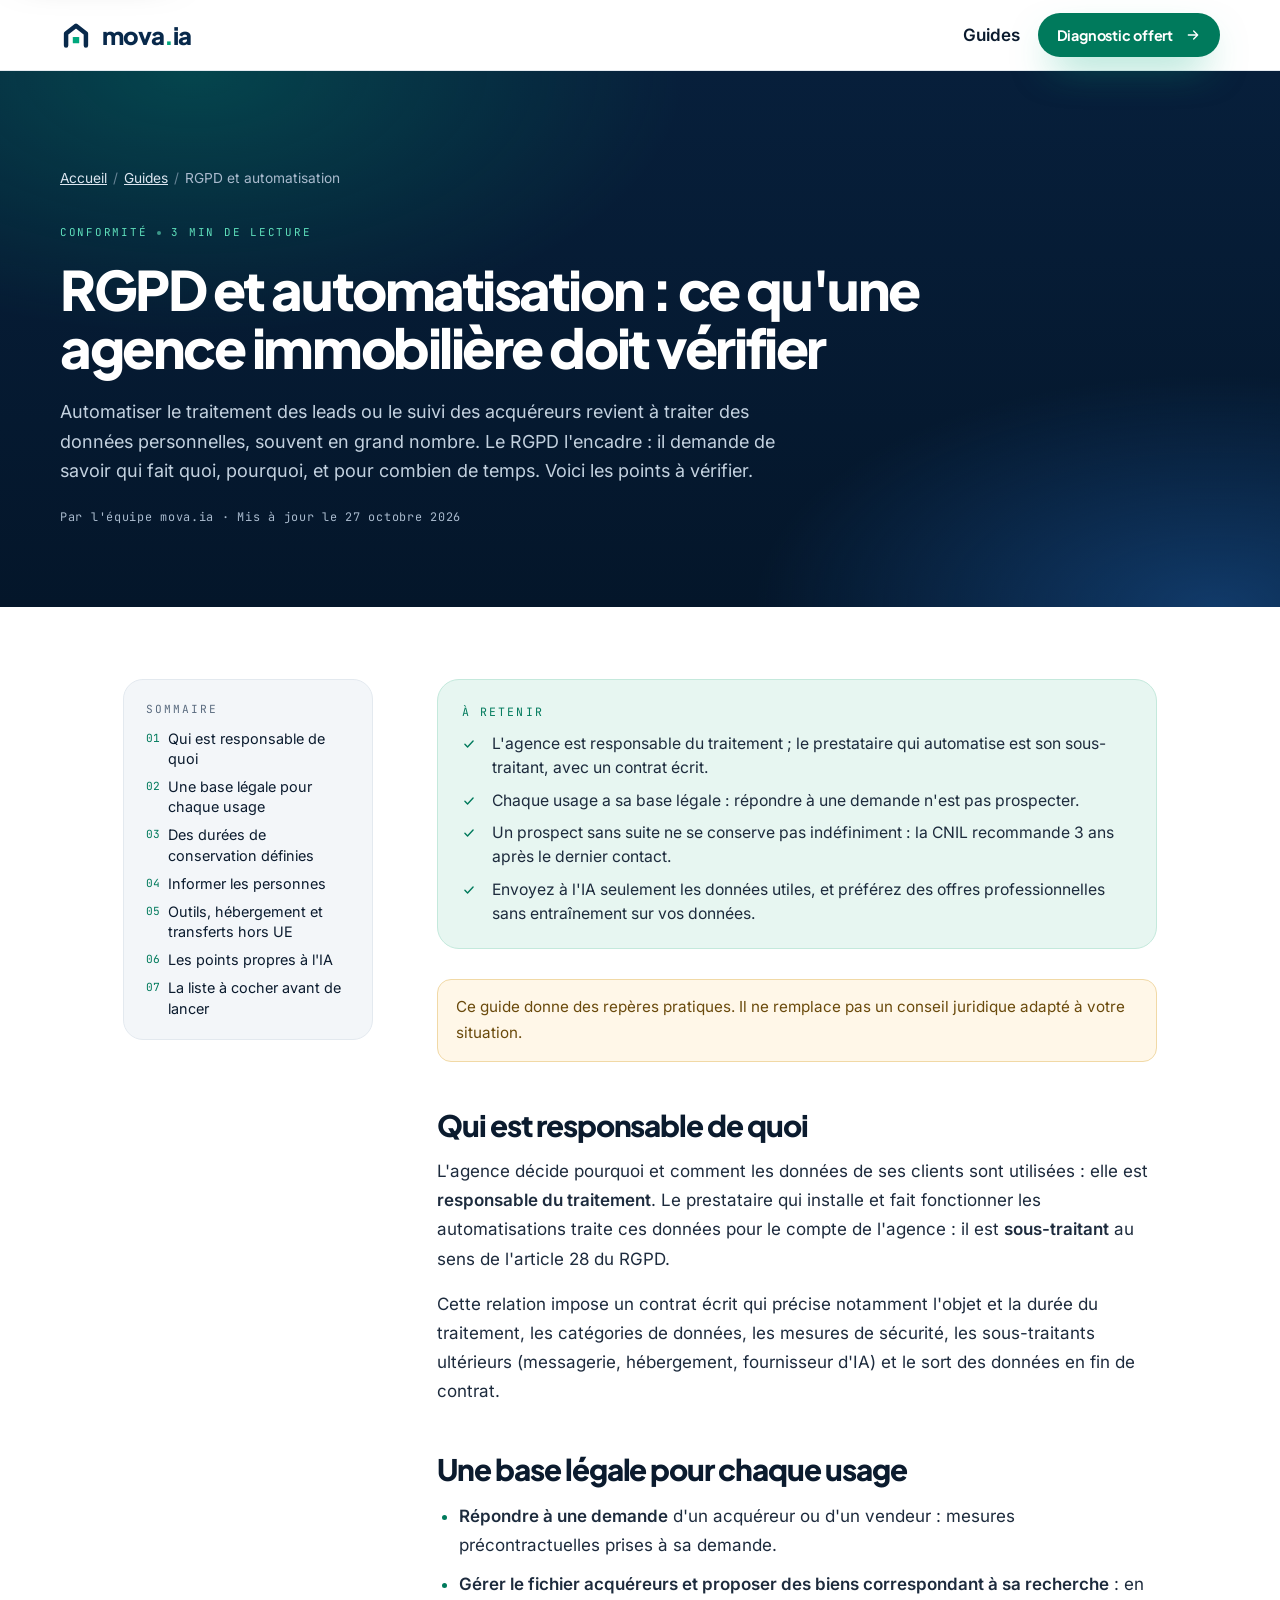
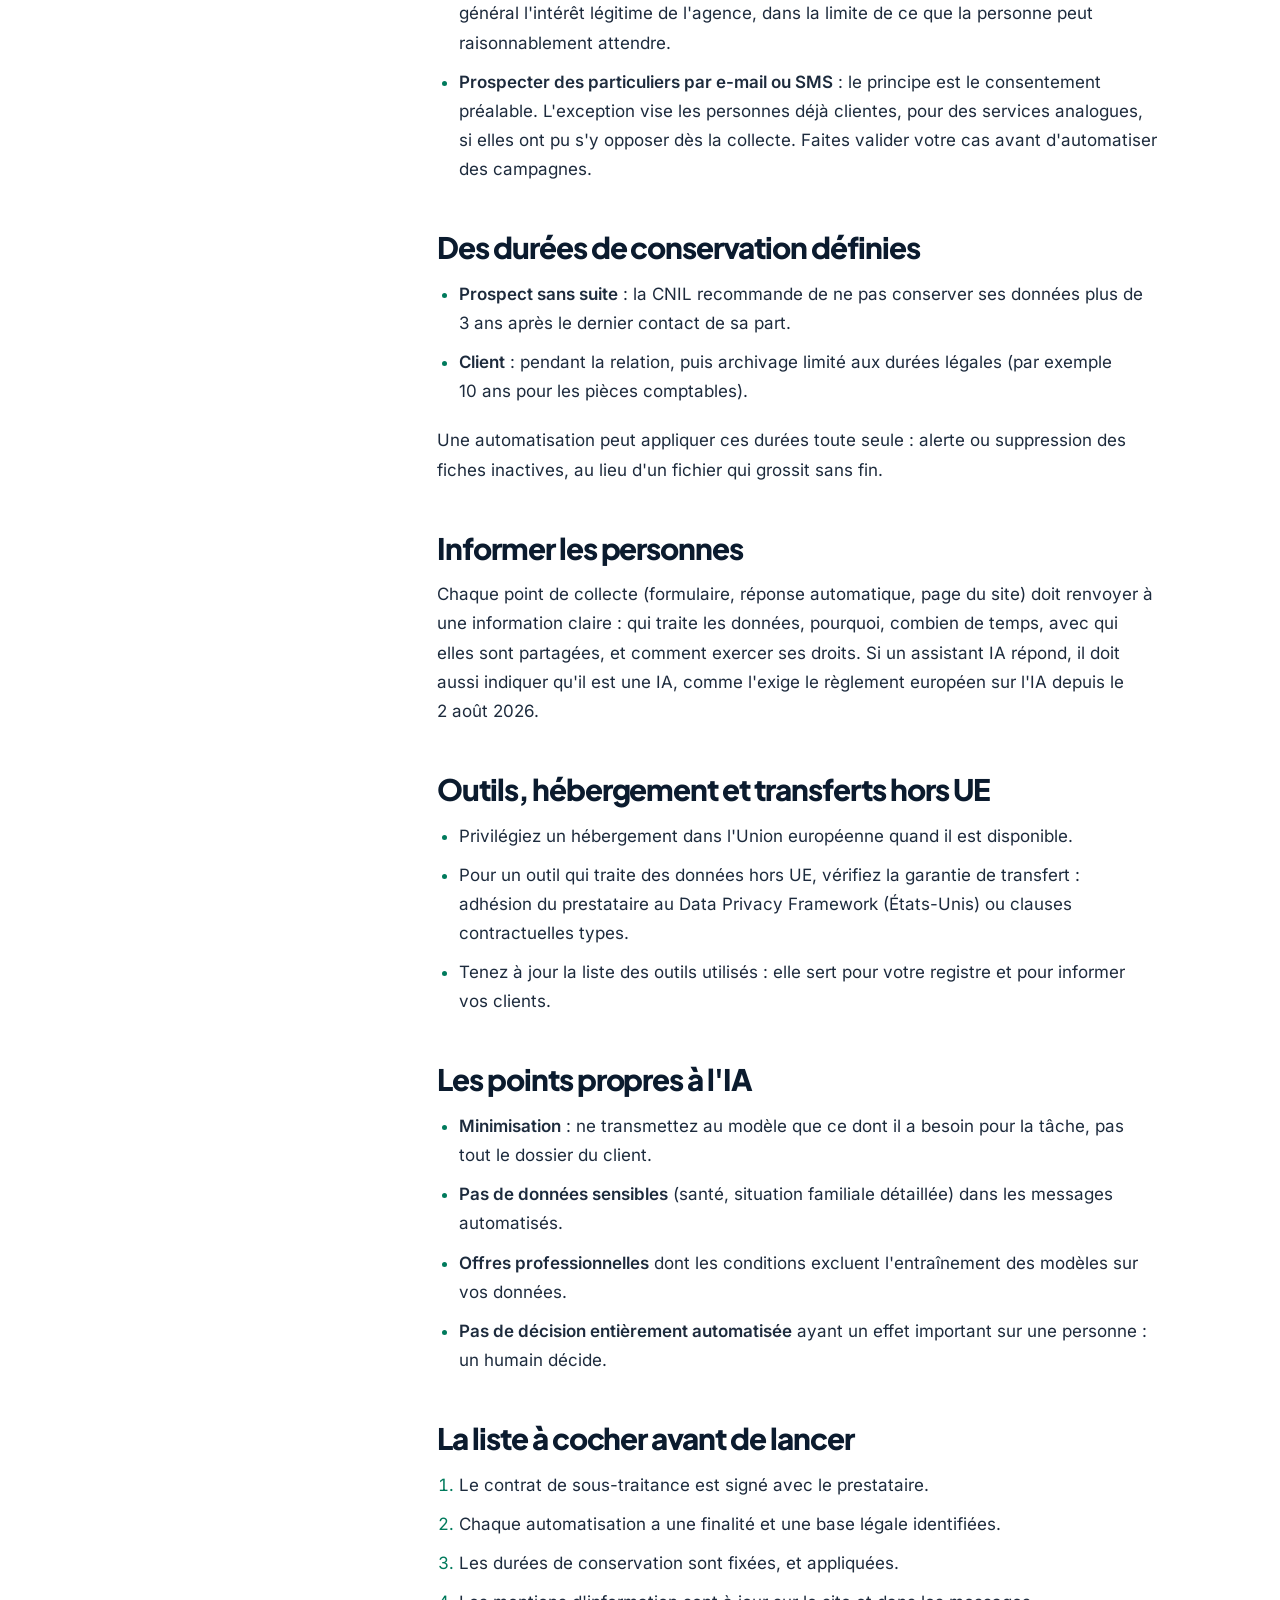
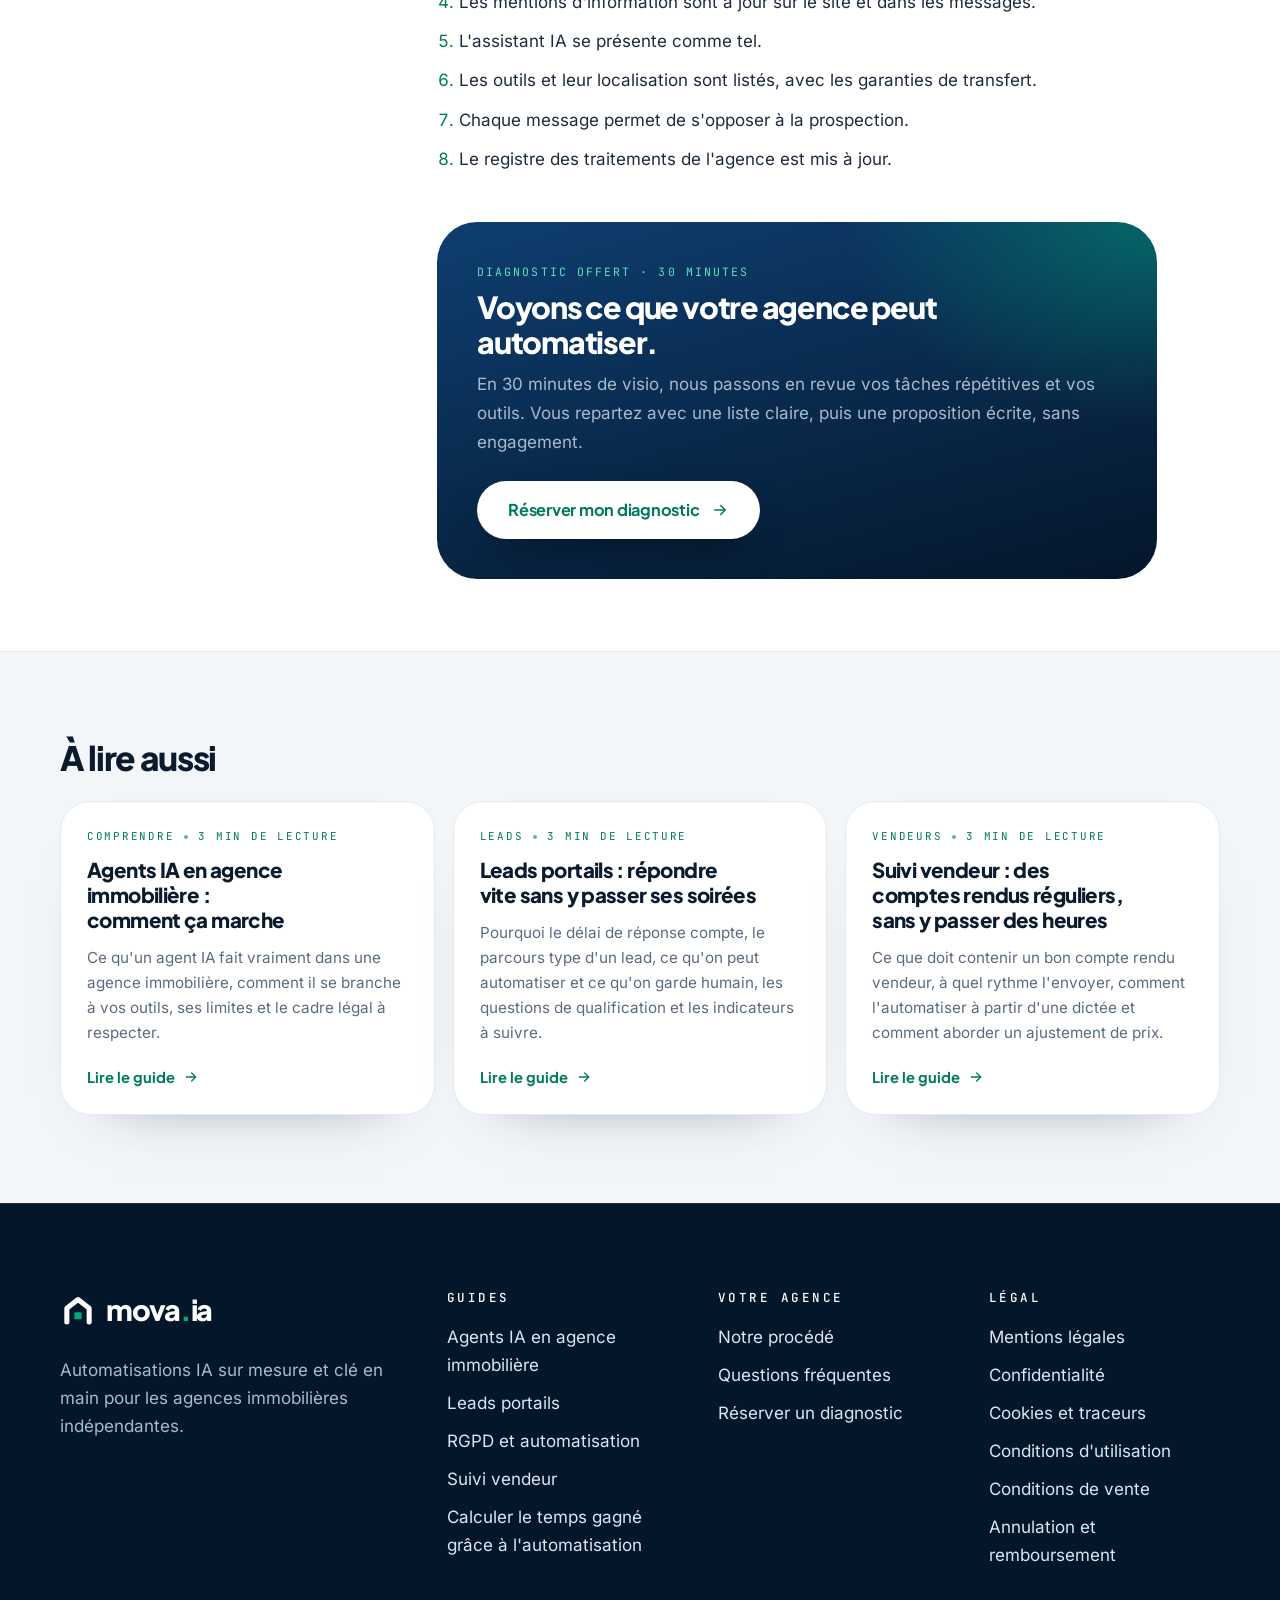
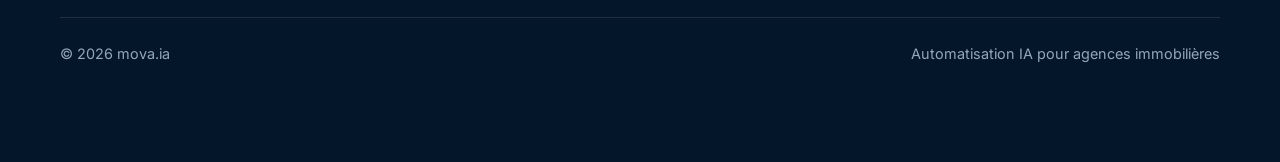
<file: site/guides/rgpd-automatisation-agence-immobiliere.html>
<!doctype html>
<html lang="fr">
<head>
  <meta charset="utf-8">
  <meta name="viewport" content="width=device-width, initial-scale=1, viewport-fit=cover">
  <title>RGPD et automatisation : ce qu&#x27;une agence doit vérifier | mova.ia</title>
  <meta name="description" content="Responsable de traitement et sous-traitant, bases légales, durées de conservation, information des personnes, outils hors UE et IA : la liste des points à vérifier avant d&#x27;automatiser.">
  <meta name="theme-color" content="#04162A">
  <meta property="og:type" content="article">
  <meta property="og:title" content="RGPD et automatisation : ce qu&#x27;une agence doit vérifier | mova.ia">
  <meta property="og:description" content="Responsable de traitement et sous-traitant, bases légales, durées de conservation, information des personnes, outils hors UE et IA : la liste des points à vérifier avant d&#x27;automatiser.">
  <meta property="og:locale" content="fr_FR">
  <meta property="og:site_name" content="mova.ia">
  <link rel="icon" href="../assets/favicon.svg" type="image/svg+xml">
  <link rel="stylesheet" href="../fonts.css">
  <link rel="stylesheet" href="../styles.css">
  <script type="application/ld+json">{"@context": "https://schema.org", "@type": "Article", "headline": "RGPD et automatisation : ce qu'une agence immobilière doit vérifier", "description": "Responsable de traitement et sous-traitant, bases légales, durées de conservation, information des personnes, outils hors UE et IA : la liste des points à vérifier avant d'automatiser.", "inLanguage": "fr-FR", "datePublished": "2026-10-27", "dateModified": "2026-10-27", "author": {"@type": "Organization", "name": "mova.ia"}, "publisher": {"@type": "Organization", "name": "mova.ia"}}</script>
</head>
<body class="g-page">
<a class="skip" href="#contenu">Aller au contenu</a>
<svg width="0" height="0" style="position:absolute" aria-hidden="true">
  <symbol id="i-arrow" viewBox="0 0 24 24"><path d="M5 12h14M13 6l6 6-6 6" fill="none" stroke="currentColor" stroke-width="2" stroke-linecap="round" stroke-linejoin="round"/></symbol>
  <symbol id="i-check" viewBox="0 0 24 24"><path d="m5 12.5 4.5 4.5L19 7" fill="none" stroke="currentColor" stroke-width="2.4" stroke-linecap="round" stroke-linejoin="round"/></symbol>
  <symbol id="i-clock" viewBox="0 0 24 24"><g fill="none" stroke="currentColor" stroke-width="1.8" stroke-linecap="round"><circle cx="12" cy="12" r="9"/><path d="M12 7v5l3 2"/></g></symbol>
</svg>
<header class="g-hdr">
  <div class="wrap g-hdr-in">
    <a class="logo" href="../index.html" aria-label="mova.ia, accueil"><img src="../assets/mark.svg" alt="" width="32" height="32"><span>mova<span class="dot">.</span>ia</span></a>
    <nav class="g-nav" aria-label="Navigation"><a href="../guides/index.html">Guides</a><a class="btn btn-green btn-sm" href="../index.html#appel">Diagnostic offert <svg width="16" height="16" aria-hidden="true"><use href="#i-arrow"/></svg></a></nav>
  </div>
</header>
<main id="contenu">

<article class="g-art">
  <header class="g-hero dark">
    <div class="wrap">
      <nav class="g-crumb" aria-label="Fil d'Ariane"><ol><li><a href="../index.html">Accueil</a></li><li><a href="index.html">Guides</a></li><li aria-current="page">RGPD et automatisation</li></ol></nav>
      <p class="g-tag g-tag--dark">Conformité<i></i>3 min de lecture</p>
      <h1>RGPD et automatisation : ce qu'une agence immobilière doit vérifier</h1>
      <p class="g-lede">Automatiser le traitement des leads ou le suivi des acquéreurs revient à traiter des données personnelles, souvent en grand nombre. Le RGPD l'encadre : il demande de savoir qui fait quoi, pourquoi, et pour combien de temps. Voici les points à vérifier.</p>
      <p class="g-meta">Par l'équipe mova.ia · Mis à jour le <time datetime="2026-10-27">27 octobre 2026</time></p>
    </div>
  </header>
  <div class="wrap g-layout">
    <nav class="g-toc" aria-label="Sommaire"><p class="g-toc-h">Sommaire</p><ol><li><a href="#qui-est-responsable-de-quoi">Qui est responsable de quoi</a></li><li><a href="#une-base-legale-pour-chaque-usage">Une base légale pour chaque usage</a></li><li><a href="#des-durees-de-conservation-definies">Des durées de conservation définies</a></li><li><a href="#informer-les-personnes">Informer les personnes</a></li><li><a href="#outils-hebergement-et-transferts-hors-ue">Outils, hébergement et transferts hors UE</a></li><li><a href="#les-points-propres-a-l-ia">Les points propres à l'IA</a></li><li><a href="#la-liste-a-cocher-avant-de-lancer">La liste à cocher avant de lancer</a></li></ol></nav>
    <div class="g-body">
      <div class="g-key"><p class="g-key-h">À retenir</p><ul><li><svg width="14" height="14" aria-hidden="true"><use href="#i-check"/></svg>L'agence est responsable du traitement ; le prestataire qui automatise est son sous-traitant, avec un contrat écrit.</li><li><svg width="14" height="14" aria-hidden="true"><use href="#i-check"/></svg>Chaque usage a sa base légale : répondre à une demande n'est pas prospecter.</li><li><svg width="14" height="14" aria-hidden="true"><use href="#i-check"/></svg>Un prospect sans suite ne se conserve pas indéfiniment : la CNIL recommande 3 ans après le dernier contact.</li><li><svg width="14" height="14" aria-hidden="true"><use href="#i-check"/></svg>Envoyez à l'IA seulement les données utiles, et préférez des offres professionnelles sans entraînement sur vos données.</li></ul></div>

<p class="art-warn">Ce guide donne des repères pratiques. Il ne remplace pas un conseil juridique adapté à votre situation.</p>

<h2 id="qui-est-responsable-de-quoi">Qui est responsable de quoi</h2>
<p>L'agence décide pourquoi et comment les données de ses clients sont utilisées : elle est <strong>responsable du traitement</strong>. Le prestataire qui installe et fait fonctionner les automatisations traite ces données pour le compte de l'agence : il est <strong>sous-traitant</strong> au sens de l'article 28 du RGPD.</p>
<p>Cette relation impose un contrat écrit qui précise notamment l'objet et la durée du traitement, les catégories de données, les mesures de sécurité, les sous-traitants ultérieurs (messagerie, hébergement, fournisseur d'IA) et le sort des données en fin de contrat.</p>

<h2 id="une-base-legale-pour-chaque-usage">Une base légale pour chaque usage</h2>
<ul>
  <li><strong>Répondre à une demande</strong> d'un acquéreur ou d'un vendeur : mesures précontractuelles prises à sa demande.</li>
  <li><strong>Gérer le fichier acquéreurs et proposer des biens correspondant à sa recherche</strong> : en général l'intérêt légitime de l'agence, dans la limite de ce que la personne peut raisonnablement attendre.</li>
  <li><strong>Prospecter des particuliers par e-mail ou SMS</strong> : le principe est le consentement préalable. L'exception vise les personnes déjà clientes, pour des services analogues, si elles ont pu s'y opposer dès la collecte. Faites valider votre cas avant d'automatiser des campagnes.</li>
</ul>

<h2 id="des-durees-de-conservation-definies">Des durées de conservation définies</h2>
<ul>
  <li><strong>Prospect sans suite</strong> : la CNIL recommande de ne pas conserver ses données plus de 3 ans après le dernier contact de sa part.</li>
  <li><strong>Client</strong> : pendant la relation, puis archivage limité aux durées légales (par exemple 10 ans pour les pièces comptables).</li>
</ul>
<p>Une automatisation peut appliquer ces durées toute seule : alerte ou suppression des fiches inactives, au lieu d'un fichier qui grossit sans fin.</p>

<h2 id="informer-les-personnes">Informer les personnes</h2>
<p>Chaque point de collecte (formulaire, réponse automatique, page du site) doit renvoyer à une information claire : qui traite les données, pourquoi, combien de temps, avec qui elles sont partagées, et comment exercer ses droits. Si un assistant IA répond, il doit aussi indiquer qu'il est une IA, comme l'exige le règlement européen sur l'IA depuis le 2 août 2026.</p>

<h2 id="outils-hebergement-et-transferts-hors-ue">Outils, hébergement et transferts hors UE</h2>
<ul>
  <li>Privilégiez un hébergement dans l'Union européenne quand il est disponible.</li>
  <li>Pour un outil qui traite des données hors UE, vérifiez la garantie de transfert : adhésion du prestataire au Data Privacy Framework (États-Unis) ou clauses contractuelles types.</li>
  <li>Tenez à jour la liste des outils utilisés : elle sert pour votre registre et pour informer vos clients.</li>
</ul>

<h2 id="les-points-propres-a-l-ia">Les points propres à l'IA</h2>
<ul>
  <li><strong>Minimisation</strong> : ne transmettez au modèle que ce dont il a besoin pour la tâche, pas tout le dossier du client.</li>
  <li><strong>Pas de données sensibles</strong> (santé, situation familiale détaillée) dans les messages automatisés.</li>
  <li><strong>Offres professionnelles</strong> dont les conditions excluent l'entraînement des modèles sur vos données.</li>
  <li><strong>Pas de décision entièrement automatisée</strong> ayant un effet important sur une personne : un humain décide.</li>
</ul>

<h2 id="la-liste-a-cocher-avant-de-lancer">La liste à cocher avant de lancer</h2>
<ol>
  <li>Le contrat de sous-traitance est signé avec le prestataire.</li>
  <li>Chaque automatisation a une finalité et une base légale identifiées.</li>
  <li>Les durées de conservation sont fixées, et appliquées.</li>
  <li>Les mentions d'information sont à jour sur le site et dans les messages.</li>
  <li>L'assistant IA se présente comme tel.</li>
  <li>Les outils et leur localisation sont listés, avec les garanties de transfert.</li>
  <li>Chaque message permet de s'opposer à la prospection.</li>
  <li>Le registre des traitements de l'agence est mis à jour.</li>
</ol>

      <div class="g-cta">
        <p class="g-cta-k">Diagnostic offert · 30 minutes</p>
        <p class="g-cta-t">Voyons ce que votre agence peut automatiser.</p>
        <p>En 30 minutes de visio, nous passons en revue vos tâches répétitives et vos outils. Vous repartez avec une liste claire, puis une proposition écrite, sans engagement.</p>
        <a class="btn btn-white" href="../index.html#appel">Réserver mon diagnostic <svg width="18" height="18" aria-hidden="true"><use href="#i-arrow"/></svg></a>
      </div>
    </div>
  </div>
  <section class="g-rel" aria-labelledby="rel-h">
    <div class="wrap">
      <h2 id="rel-h">À lire aussi</h2>
      <div class="g-grid g-grid--3"><a class="g-card rv" href="agents-ia-agence-immobiliere.html">
        <span class="g-tag">Comprendre<i></i>3 min de lecture</span>
        <h3>Agents IA en agence immobilière : comment ça marche</h3>
        <p>Ce qu'un agent IA fait vraiment dans une agence immobilière, comment il se branche à vos outils, ses limites et le cadre légal à respecter.</p>
        <span class="g-go">Lire le guide <svg width="16" height="16" aria-hidden="true"><use href="#i-arrow"/></svg></span>
      </a><a class="g-card rv" href="leads-portails-reponse-rapide.html">
        <span class="g-tag">Leads<i></i>3 min de lecture</span>
        <h3>Leads portails : répondre vite sans y passer ses soirées</h3>
        <p>Pourquoi le délai de réponse compte, le parcours type d'un lead, ce qu'on peut automatiser et ce qu'on garde humain, les questions de qualification et les indicateurs à suivre.</p>
        <span class="g-go">Lire le guide <svg width="16" height="16" aria-hidden="true"><use href="#i-arrow"/></svg></span>
      </a><a class="g-card rv" href="compte-rendu-vendeur-suivi-mandat.html">
        <span class="g-tag">Vendeurs<i></i>3 min de lecture</span>
        <h3>Suivi vendeur : des comptes rendus réguliers, sans y passer des heures</h3>
        <p>Ce que doit contenir un bon compte rendu vendeur, à quel rythme l'envoyer, comment l'automatiser à partir d'une dictée et comment aborder un ajustement de prix.</p>
        <span class="g-go">Lire le guide <svg width="16" height="16" aria-hidden="true"><use href="#i-arrow"/></svg></span>
      </a></div>
    </div>
  </section>
</article>
</main>
<footer class="foot dark g-foot">
  <div class="wrap">
    <div class="foot-grid">
      <div><a class="logo" href="../index.html"><img src="../assets/mark-white.svg" alt="" width="36" height="36"><span>mova<span class="dot">.</span>ia</span></a><p class="foot-tag">Automatisations IA sur mesure et clé en main pour les agences immobilières indépendantes.</p></div>
      <div><h2 class="foot-h">Guides</h2><ul><li><a href="../guides/agents-ia-agence-immobiliere.html">Agents IA en agence immobilière</a></li><li><a href="../guides/leads-portails-reponse-rapide.html">Leads portails</a></li><li><a href="../guides/rgpd-automatisation-agence-immobiliere.html">RGPD et automatisation</a></li><li><a href="../guides/compte-rendu-vendeur-suivi-mandat.html">Suivi vendeur</a></li><li><a href="../guides/calculer-temps-gagne-automatisation.html">Calculer le temps gagné grâce à l'automatisation</a></li></ul></div>
      <div><h2 class="foot-h">Votre agence</h2><ul><li><a href="../index.html#procede">Notre procédé</a></li><li><a href="../index.html#faq">Questions fréquentes</a></li><li><a href="../index.html#appel">Réserver un diagnostic</a></li></ul></div>
      <div><h2 class="foot-h">Légal</h2><ul><li><a href="../mentions-legales.html">Mentions légales</a></li><li><a href="../confidentialite.html">Confidentialité</a></li><li><a href="../cookies.html">Cookies et traceurs</a></li><li><a href="../conditions-utilisation.html">Conditions d'utilisation</a></li><li><a href="../cgv.html">Conditions de vente</a></li><li><a href="../remboursement.html">Annulation et remboursement</a></li></ul></div>
    </div>
    <div class="foot-bot"><span>© 2026 mova.ia</span><span>Automatisation IA pour agences immobilières</span></div>
  </div>
</footer>
</body>
</html>
</file>
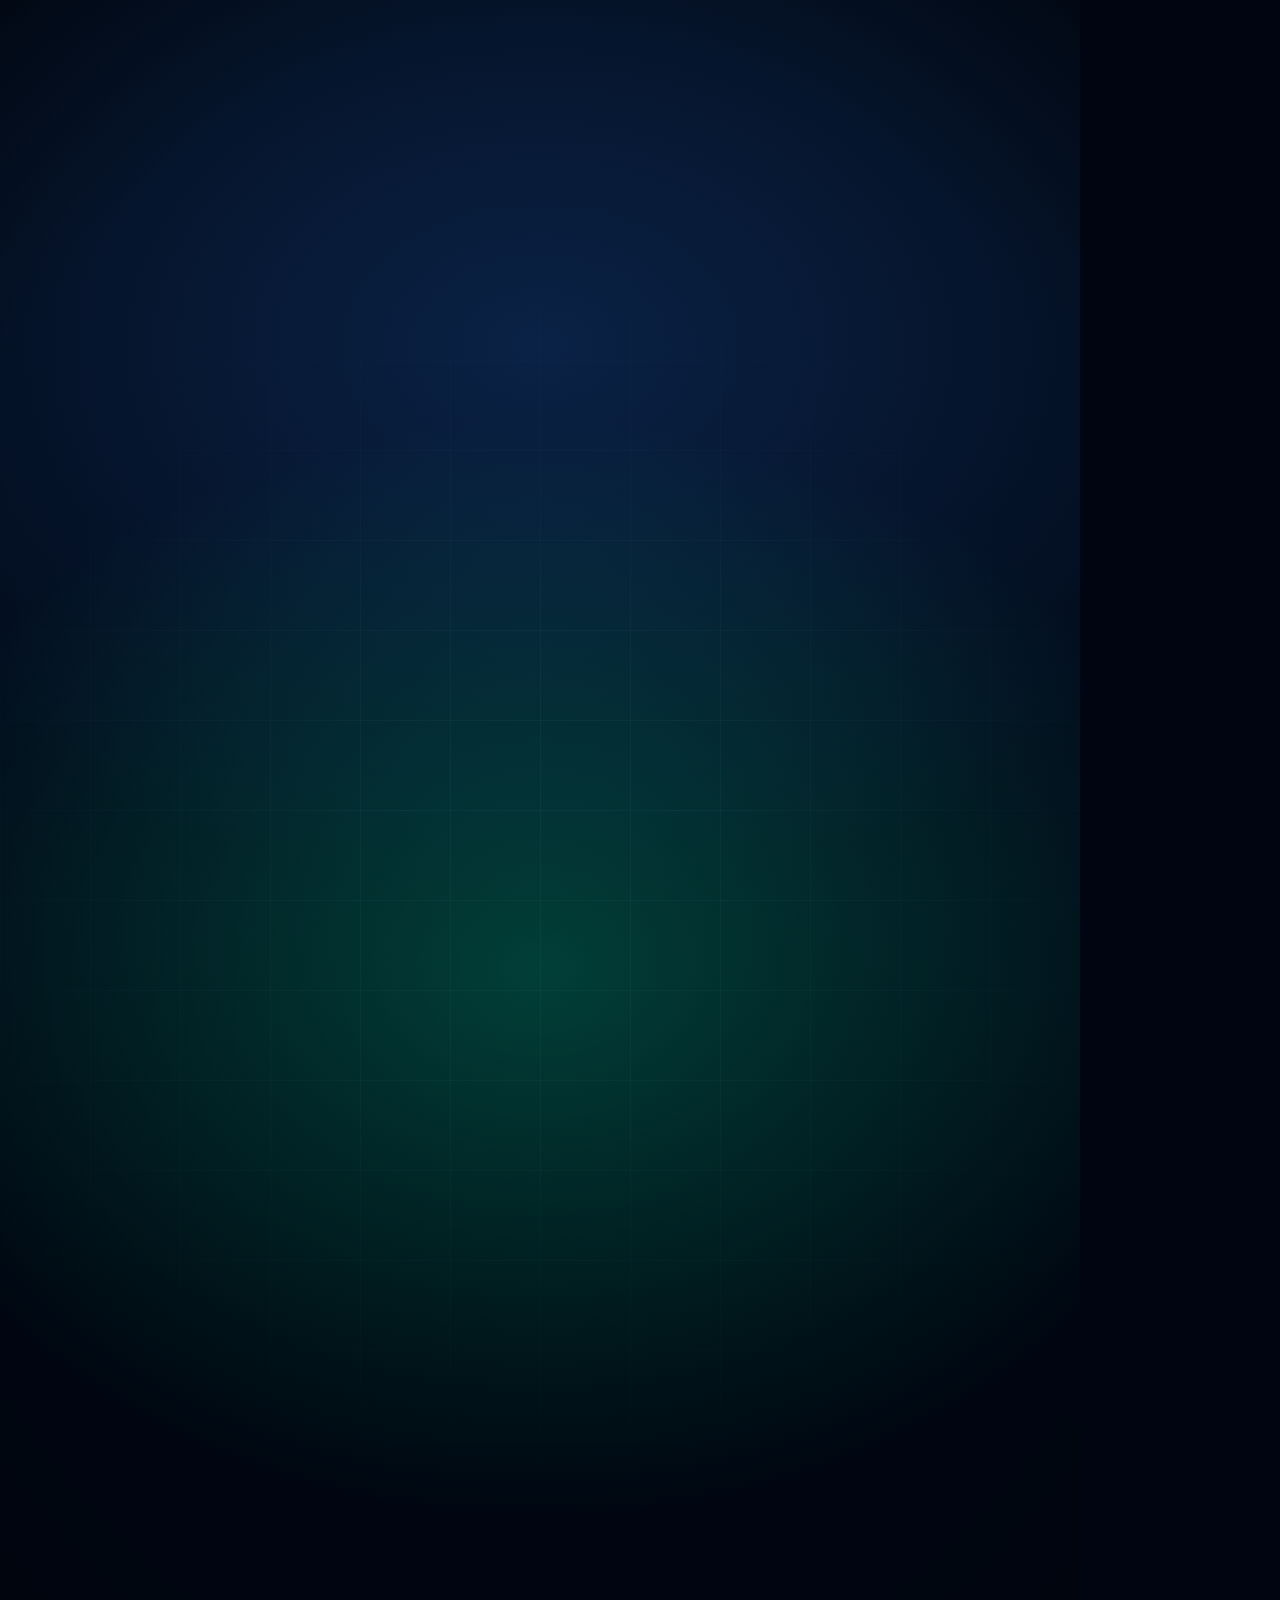
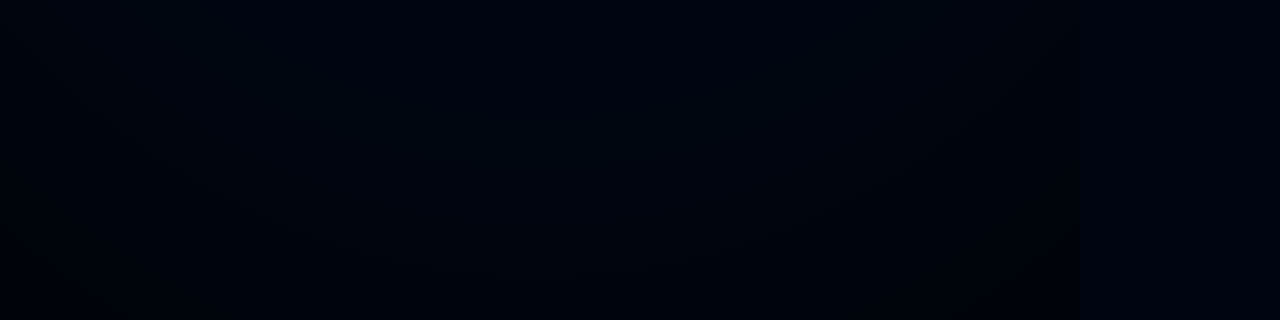
<file: video-beta/pipeline-lot5/engine.html>
<!doctype html>
<html lang="fr">
<head>
<meta charset="utf-8">
<title>mova.ia – lot de vidéos</title>
<style>
@font-face{font-family:"Inter";font-weight:400;src:url("fonts/inter-latin-400-normal.woff2") format("woff2")}
@font-face{font-family:"Inter";font-weight:500;src:url("fonts/inter-latin-500-normal.woff2") format("woff2")}
@font-face{font-family:"Inter";font-weight:600;src:url("fonts/inter-latin-600-normal.woff2") format("woff2")}
@font-face{font-family:"Jakarta";font-weight:600;src:url("fonts/plus-jakarta-sans-latin-600-normal.woff2") format("woff2")}
@font-face{font-family:"Jakarta";font-weight:700;src:url("fonts/plus-jakarta-sans-latin-700-normal.woff2") format("woff2")}
@font-face{font-family:"Jakarta";font-weight:800;src:url("fonts/plus-jakarta-sans-latin-800-normal.woff2") format("woff2")}
:root{--bg:#000611;--green:#00B87F;--mint:#2EE6A6;--red:#FF4D4F;--amber:#FFC266;--text:#E9EFF6;--muted:#8FA3BC;--glass:rgba(10,30,56,.62);--line:rgba(130,175,220,.20)}
*{margin:0;padding:0;box-sizing:border-box}
html,body{width:1080px;height:1920px;overflow:hidden;background:var(--bg)}
body{font-family:"Inter",sans-serif;color:var(--text);-webkit-font-smoothing:antialiased}
#stage{position:relative;width:1080px;height:1920px;overflow:hidden;background:radial-gradient(1400px 1000px at 50% 18%,#0a2246 0%,#020b1a 55%,#000611 100%)}
.abs{position:absolute}
.layer{position:absolute;left:0;top:0;width:1080px;height:1920px}
#grid{background-image:linear-gradient(rgba(120,170,230,.06) 1px,transparent 1px),linear-gradient(90deg,rgba(120,170,230,.06) 1px,transparent 1px);background-size:90px 90px;-webkit-mask-image:radial-gradient(900px 900px at 50% 45%,#000 20%,transparent 75%)}
.glow{position:absolute;border-radius:50%;pointer-events:none}
#glowG{width:1400px;height:1100px;left:-160px;top:420px;background:radial-gradient(closest-side,rgba(0,184,127,.30),transparent)}
#glowR{width:1500px;height:1200px;left:-210px;top:380px;background:radial-gradient(closest-side,rgba(255,40,50,.42),transparent);opacity:0}
#aurora{width:1700px;height:900px;left:-310px;top:760px;background:radial-gradient(closest-side,rgba(0,184,127,.45),rgba(0,120,90,.15) 55%,transparent);opacity:0}
#bgDash{position:absolute;left:-70px;top:430px;width:1220px;height:1180px;border-radius:44px;background:linear-gradient(180deg,#0b2c3c,#06182a);border:2px solid rgba(46,230,166,.28);box-shadow:0 0 160px rgba(0,184,127,.28);transform-origin:50% 40%;--acc:#2EE6A6;overflow:hidden}
#bgDash.red{--acc:#FF5A5F;border-color:rgba(255,77,79,.45);box-shadow:0 0 160px rgba(255,40,50,.3)}
#bgTint{position:absolute;inset:0;background:#ff2a35;mix-blend-mode:color;opacity:0;pointer-events:none}
.dh{position:absolute;left:0;top:0;width:100%;height:96px;border-bottom:1px solid var(--line);display:flex;align-items:center;gap:16px;padding:0 34px;font-family:"Jakarta";font-weight:700;font-size:32px}
.dh i{display:block;width:34px;height:34px;border-radius:9px;background:var(--acc)}
.dh .wk{margin-left:auto;font-family:"Inter";font-weight:500;font-size:22px;color:var(--muted);border:1px solid var(--line);padding:8px 18px;border-radius:999px}
.kpis{position:absolute;left:40px;top:130px;width:1140px;display:grid;grid-template-columns:repeat(4,1fr);gap:20px}
.kpi{background:rgba(255,255,255,.035);border:1px solid var(--line);border-radius:18px;padding:22px}
.kpi b{display:block;font-family:"Jakarta";font-weight:800;font-size:60px;margin-top:6px;color:var(--acc)}
.kpi span{font-size:21px;color:var(--muted)}
.chart{position:absolute;left:40px;top:330px;width:1140px;height:250px;border:1px solid var(--line);border-radius:18px;background:rgba(255,255,255,.025)}
.tbl{position:absolute;left:40px;top:610px;width:1140px;font-size:26px}
.tr{display:grid;grid-template-columns:1.1fr 1.2fr 1.7fr;align-items:center;padding:20px 18px;border-bottom:1px solid var(--line)}
.st{justify-self:start;padding:8px 16px;border-radius:999px;font-size:21px;font-weight:600;background:rgba(255,255,255,.07);color:var(--text)}
.st.ok{background:rgba(46,230,166,.18);color:#2EE6A6}
.st.bad{background:rgba(255,77,79,.2);color:#FF8A8C}
#vignette{background:radial-gradient(1200px 1500px at 50% 45%,transparent 55%,rgba(0,0,0,.75) 100%);z-index:40;pointer-events:none}
#redvig{background:radial-gradient(1100px 1400px at 50% 45%,transparent 45%,rgba(200,0,20,.45) 100%);z-index:41;opacity:0}
#flash{background:#fff;z-index:60;opacity:0}
.scene{position:absolute;left:0;top:0;width:1080px;height:1920px;opacity:0;visibility:hidden}
#kt{position:absolute;left:70px;width:940px;text-align:center;font-weight:600;font-size:44px;line-height:1.28;letter-spacing:-.5px;z-index:50;text-shadow:0 2px 18px rgba(0,0,0,.85)}
#kt span{display:inline-block;margin:0 1px;opacity:0}
#kt span.g{color:var(--mint)}
#kt span.r{color:#FF6B6E}
#tag{position:absolute;right:60px;top:228px;padding:8px 20px;border-radius:999px;border:2px dashed rgba(143,163,188,.55);color:var(--muted);font-size:24px;font-weight:600;z-index:55;opacity:0}

/* cartes en verre */
.glass{position:absolute;border-radius:30px;background:rgba(9,26,48,.88);border:1.5px solid rgba(160,210,235,.28);box-shadow:0 40px 110px rgba(0,0,0,.6),inset 0 1px 0 rgba(255,255,255,.06);backdrop-filter:blur(12px);opacity:0}
.gh{position:absolute;left:34px;top:30px;display:flex;align-items:center;gap:16px;font-size:25px;color:var(--muted);white-space:nowrap}
.mini{width:48px;height:48px;border-radius:12px;background:#0B3A2E;display:flex;align-items:center;justify-content:center;color:#2EE6A6;font-weight:800;font-size:26px;flex:none}
.clk{position:absolute;right:30px;top:24px;padding:10px 20px;border-radius:14px;background:rgba(255,255,255,.07);border:1.5px solid var(--line);font-family:"Jakarta";font-weight:800;font-size:34px;color:#F2F6FA;white-space:nowrap}
.mtx{position:absolute;left:34px;top:112px;width:870px;font-size:36px;line-height:1.32}
.pill{position:absolute;padding:12px 24px;border-radius:999px;font-size:28px;font-weight:600;white-space:nowrap;border:1.5px solid transparent}
.pill.n{background:rgba(255,255,255,.08);color:#C9D6E3}
.pill.a{background:rgba(255,190,70,.14);color:var(--amber);border-color:rgba(255,190,70,.55)}
.pill.r{background:rgba(255,77,79,.2);color:#FFB3B4;border-color:rgba(255,77,79,.8)}
.pill.g{background:rgba(46,230,166,.16);color:var(--mint);border-color:rgba(46,230,166,.6)}
.alert{position:absolute;display:flex;align-items:center;gap:16px;padding:16px 28px 16px 18px;border-radius:999px;background:rgba(58,6,12,.85);border:2px solid rgba(255,77,79,.8);color:#FFC2C3;font-size:30px;font-weight:500;white-space:nowrap;box-shadow:0 0 36px rgba(255,50,60,.45);z-index:20;opacity:0}
.alert i,.li i.x{display:flex;align-items:center;justify-content:center;width:38px;height:38px;border-radius:50%;background:var(--red);color:#fff;font-style:normal;font-weight:800;font-size:24px;flex:none}
.row{position:absolute;left:70px;width:940px;height:84px;border-radius:20px;background:rgba(9,26,48,.86);border:1.5px solid var(--line);display:flex;align-items:center;gap:18px;padding:0 26px;font-size:28px;white-space:nowrap;opacity:0}
.row i{display:flex;align-items:center;justify-content:center;width:36px;height:36px;border-radius:50%;background:var(--red);color:#fff;font-style:normal;font-weight:800;font-size:22px;flex:none}
.row em{font-style:normal;margin-left:auto;font-size:24px}

/* carte de l'agent */
.ring{position:absolute;left:34px;top:30px;width:80px;height:80px}
.at{position:absolute;left:134px;top:34px;font-family:"Jakarta";font-weight:800;font-size:33px;letter-spacing:-.5px;white-space:nowrap}
.as{position:absolute;left:134px;top:82px;font-size:23px;color:var(--muted)}
.ck{display:flex;align-items:center;justify-content:center;width:34px;height:34px;border-radius:50%;background:var(--green);color:#03231A;font-weight:900;font-size:21px;flex:none}
.task{position:absolute;left:44px;display:flex;align-items:center;gap:18px;font-size:30px;white-space:nowrap;opacity:0}
.task .s{width:34px;height:34px;border-radius:50%;border:3px solid rgba(255,190,70,.9);border-right-color:transparent;flex:none}
.task .d{display:none}
.caret{display:inline-block;width:3px;height:38px;background:var(--mint);vertical-align:-6px;margin-left:2px}
.vbtn{position:absolute;left:250px;width:580px;height:104px;border-radius:999px;display:flex;align-items:center;justify-content:center;gap:14px;font-family:"Jakarta";font-weight:800;font-size:36px;background:rgba(10,30,56,.8);border:2px solid rgba(46,230,166,.6);box-shadow:0 0 50px rgba(0,184,127,.25);opacity:0;white-space:nowrap}

/* liste inclinée */
.tiltWrap{position:absolute;left:0;width:1080px;height:760px;perspective:1500px;opacity:0}
.tilt{position:absolute;left:60px;top:40px;width:960px;height:560px;border-radius:30px;border:1.5px solid rgba(255,77,79,.35);transform-origin:40% 50%;box-shadow:0 40px 120px rgba(0,0,0,.6)}
.tilt.r{background:linear-gradient(120deg,rgba(40,10,16,.94),rgba(14,6,12,.92) 55%)}
.tilt.g{background:linear-gradient(120deg,rgba(6,40,36,.94),rgba(4,18,30,.92) 55%);border-color:rgba(46,230,166,.35)}
.tilt.w{background:linear-gradient(120deg,rgba(14,32,56,.94),rgba(6,16,30,.92) 55%);border-color:rgba(160,210,235,.35)}
.tilt h4{position:absolute;left:46px;top:34px;font-size:26px;font-weight:600;color:var(--muted);letter-spacing:1px;text-transform:uppercase}
.li{position:absolute;left:46px;display:flex;align-items:center;gap:20px;font-size:40px;font-style:italic;font-weight:500;white-space:nowrap;opacity:0}
.li.r{color:#FF7A7D}
.li.g{color:#BFF5E1}
.li.w{color:#F2F6FA;font-style:normal;font-weight:600}
.li svg{width:38px;height:38px;flex:none}

/* avant / avec */
.cmp{position:absolute;left:70px;width:940px;height:262px;border-radius:30px;background:rgba(9,28,48,.9);border:1.5px solid rgba(160,220,200,.28);box-shadow:0 40px 110px rgba(0,0,0,.6);opacity:0}
.cmp .hd{position:absolute;left:36px;top:28px;font-size:25px;color:var(--muted);letter-spacing:.5px;white-space:nowrap}
.cmp .rw{position:absolute;left:36px;display:flex;align-items:center;gap:18px;font-size:34px;white-space:nowrap}
.cmp .lab{width:200px;font-size:20px;font-weight:700;letter-spacing:2px;text-transform:uppercase}
.cmp .bad{top:92px;color:#FF8A8C}
.cmp .bad .lab{color:#FF6B6E}
.cmp .good{top:172px;color:#E9EFF6;font-weight:600;opacity:0}
.cmp .good .lab{color:var(--mint)}
.cmp .txt{position:relative}
.cmp .strike{position:absolute;left:-4px;top:52%;height:4px;width:0;background:#FF6B6E;border-radius:2px}

/* logo, statistique, appel à l'action */
.logo{position:absolute;left:0;width:1080px;display:flex;justify-content:center;align-items:center;gap:30px;z-index:30}
.logo svg{overflow:visible}
.wm{font-family:"Jakarta";font-weight:800;letter-spacing:-3px;white-space:nowrap;color:#F2F6FA}
.tagl{position:absolute;left:0;width:1080px;text-align:center;font-size:35px;color:#B9C8D8;letter-spacing:1px;z-index:30}
.seed{position:absolute;width:44px;height:44px;border-radius:10px;background:#fff;left:518px;z-index:31;opacity:0}
.stat{position:absolute;left:90px;top:640px;width:900px;height:440px;border-radius:34px;background:rgba(40,4,10,.78);border:2px solid rgba(255,77,79,.55);box-shadow:0 0 90px rgba(255,40,50,.35);opacity:0;z-index:25}
.stat .n{position:absolute;left:50px;top:40px;font-family:"Jakarta";font-weight:800;font-size:220px;letter-spacing:-7px;line-height:1;white-space:nowrap}
.stat .la,.stat .lb{position:absolute;left:54px;top:290px;width:800px;font-size:42px;font-weight:600;line-height:1.2}
.btn{position:absolute;padding:30px 54px;border-radius:999px;background:var(--green);color:#03231A;font-family:"Jakarta";font-weight:800;font-size:42px;white-space:nowrap;z-index:30;opacity:0}
.ctaTx{position:absolute;left:0;width:1080px;text-align:center;opacity:0}
#cursor{position:absolute;left:0;top:0;width:56px;height:56px;z-index:70;opacity:0;filter:drop-shadow(0 4px 8px rgba(0,0,0,.6))}
#ripple{position:absolute;width:90px;height:90px;border-radius:50%;border:4px solid rgba(46,230,166,.95);z-index:69;opacity:0}
</style>
</head>
<body>
<div id="stage">
  <div class="layer" id="grid"></div>
  <div class="glow" id="glowG"></div>
  <div class="glow" id="glowR"></div>
  <div class="glow" id="aurora"></div>
  <div class="layer" id="bgWrap" style="perspective:1600px;opacity:0">
    <div id="bgDash">
      <div class="dh"><i></i>Agence · <span id="bgTitle"></span><span class="wk" id="bgWk"></span></div>
      <div class="kpis" id="bgKpis"></div>
      <div class="chart"><svg width="1140" height="250" viewBox="0 0 1140 250"><polyline id="bgLine" fill="none" stroke="var(--acc)" stroke-width="6" stroke-linejoin="round" points=""/></svg></div>
      <div class="tbl" id="bgTbl"></div>
      <div id="bgTint"></div>
    </div>
  </div>
  <div id="scenes"></div>
  <div class="layer" id="vignette"></div>
  <div class="layer" id="redvig"></div>
  <div id="kt"></div>
  <div id="tag">Exemple</div>
  <div id="ripple"></div>
  <svg id="cursor" viewBox="0 0 24 24"><path d="M4 2l15 11-6.5 1.2L16 21l-3 1.3-3.5-6.8L4 20z" fill="#fff" stroke="#111" stroke-width="1.2" stroke-linejoin="round"/></svg>
  <div class="layer" id="flash"></div>
</div>

<script>
const TL = /*TL*/;
const $ = id => document.getElementById(id);
const clamp = (x, a = 0, b = 1) => Math.min(b, Math.max(a, x));
const ease = x => 1 - Math.pow(1 - clamp(x), 3);
const inout = x => { x = clamp(x); return x < .5 ? 4 * x * x * x : 1 - Math.pow(-2 * x + 2, 3) / 2; };
const back = x => { x = clamp(x); const c1 = 1.6, c3 = c1 + 1; return 1 + c3 * Math.pow(x - 1, 3) + c1 * Math.pow(x - 1, 2); };
const lerp = (a, b, p) => a + (b - a) * p;
const S = TL.segs;
const NB = ' ';
const STAR = '<svg viewBox="0 0 24 24"><path d="M12 1l2.6 8.4L23 12l-8.4 2.6L12 23l-2.6-8.4L1 12l8.4-2.6z" fill="#2EE6A6"/></svg>';
const HOUSE = (w, sw = 12) => `<svg viewBox="0 0 100 100" style="width:${w}px;height:${w}px;overflow:visible"><path class="house" d="M19 83V45L50 21l31 24v38" fill="none" stroke="#F2F6FA" stroke-width="${sw}" stroke-linecap="round" stroke-linejoin="round" stroke-dasharray="190" stroke-dashoffset="190"/><rect class="win" x="40" y="56" width="20" height="20" rx="2.5" fill="#00B87F" style="transform-origin:50px 66px;transform:scale(0)"/></svg>`;

function ap(el, t, t0, d = .45, o = {}) {
  const p = ease((t - t0) / d);
  const y = o.y ?? 30, x = o.x ?? 0, s = o.s ?? .96, bl = o.blur ?? 0;
  el.style.opacity = p * (o.op ?? 1);
  el.style.transform = `translate(${(1 - p) * x + (o.dx ?? 0)}px,${(1 - p) * y + (o.dy ?? 0)}px) scale(${(s + (1 - s) * p) * (o.k ?? 1)})`;
  if (bl) el.style.filter = `blur(${(1 - p) * bl + (o.bl0 ?? 0)}px)`;
  return p;
}
const out = (el, t, t0, d = .3) => { const q = clamp((t - t0) / d); el.style.opacity = parseFloat(el.style.opacity || 0) * (1 - q); return q; };
function pop(el, t, t0, d = .5) {
  const p = clamp((t - t0) / d);
  el.style.opacity = clamp(p * 3);
  el.style.transform = `scale(${.5 + .5 * back(p)})`;
  return p;
}
const norm = s => s.toLowerCase().replace(/[.,:?!«»¶]/g, '').replace(/ /g, ' ');
function wt(seg, key, nth = 0) {
  let k = 0;
  for (const w of TL.words) {
    if (w.seg !== seg) continue;
    if (norm(w.w).includes(key)) { if (k === nth) return w.t0; k++; }
  }
  return S[seg].start;
}
function el(tag, cls, html, style, parent) {
  const e = document.createElement(tag);
  if (cls) e.className = cls;
  if (html) e.innerHTML = html;
  if (style) e.style.cssText = style;
  (parent || $('scenes')).appendChild(e);
  return e;
}
function mkScene(id) { const d = el('div', 'scene'); d.id = id; return d; }
function typeText(e, text, t, t0, cps, caret, hl) {
  const n = Math.max(0, Math.min(text.length, Math.floor((t - t0) * cps)));
  let s = text.slice(0, n);
  if (hl) s = s.replace(hl, `<span style="color:#2EE6A6">${hl}</span>`);
  e.innerHTML = s + (caret && (n < text.length || Math.floor(t * 2) % 2) && t > t0 - .3 ? '<span class="caret"></span>' : '');
  return n >= text.length;
}

// ——— tableau de bord en fond ———
const UP = '20,210 100,196 180,200 260,170 340,176 420,140 500,150 580,112 660,120 740,86 820,92 900,60 980,66 1060,36 1120,30';
const DOWN = '20,40 100,52 180,48 260,80 340,74 420,110 500,104 580,140 660,132 740,168 820,160 900,192 980,186 1060,214 1120,220';
const VIEWS = {
  leads: {
    title: 'Demandes',
    A: { k: [['Leads (30 j)', '186'], ['Visites (7 j)', '23'], ['Mandats actifs', '48'], ['Offres', '9']], r: [['M. Durand', 'T3 · Centre', 'Visite planifiée', 'ok'], ['Mme Petit', 'Maison 5 p.', 'Nouveau', ''], ['M. Leroy', 'T2 · Gare', 'En cours', ''], ['Mme Martin', 'Studio', 'Rappel jeudi', ''], ['M. Bernard', 'T4 · Parc', 'Offre reçue', 'ok']] },
    B: { k: [['Sans réponse', '41'], ['Visites (7 j)', '23'], ['Rappels en retard', '12'], ['Perdus', '6']], r: [['M. Durand', 'T3 · Centre', 'Sans réponse · 26 h', 'bad'], ['Mme Petit', 'Maison 5 p.', 'Sans réponse · 19 h', 'bad'], ['M. Leroy', 'T2 · Gare', 'Sans nouvelles', 'bad'], ['Mme Martin', 'Studio', 'Rappel oublié', 'bad'], ['M. Bernard', 'T4 · Parc', 'Parti ailleurs', 'bad']] },
    C: { k: [['Demandes traitées', '41'], ['Visites proposées', '17'], ['Contacts qualifiés', '33'], ['En attente', '0']], r: [['M. Durand', 'T3 · Centre', 'Répondu · 22:04', 'ok'], ['Mme Petit', 'Maison 5 p.', 'Qualifié', 'ok'], ['M. Leroy', 'T2 · Gare', 'Visite proposée', 'ok'], ['Mme Martin', 'Studio', 'Répondu · 23:41', 'ok'], ['M. Bernard', 'T4 · Parc', 'Visite validée', 'ok']] },
  },
  vendeurs: {
    title: 'Vendeurs',
    A: { k: [['Mandats actifs', '48'], ['Exclusifs', '14'], ['Visites (7 j)', '23'], ['Offres', '9']], r: [['Mme Petit', 'Maison 5 p.', 'Exclusif · 3 visites', ''], ['M. Leroy', 'T2 · Gare', 'Simple · 1 visite', ''], ['M. Durand', 'T3 · Centre', 'Exclusif · 2 visites', ''], ['Mme Martin', 'Studio', 'Simple · 4 visites', ''], ['M. Bernard', 'T4 · Parc', 'Offre en cours', 'ok']] },
    B: { k: [['Sans nouvelles', '11'], ['CR en retard', '17'], ['À échéance', '4'], ['Inquiets', '3']], r: [['Mme Petit', 'Maison 5 p.', 'Sans nouvelles · 19 j', 'bad'], ['M. Leroy', 'T2 · Gare', 'CR non envoyé', 'bad'], ['M. Durand', 'T3 · Centre', 'Sans nouvelles · 12 j', 'bad'], ['Mme Martin', 'Studio', 'Point oublié', 'bad'], ['M. Bernard', 'T4 · Parc', 'Mandat à échéance', 'bad']] },
    C: { k: [['Comptes rendus', '12'], ['Vendeurs suivis', '48'], ['Points prévus', '9'], ['Sans nouvelles', '0']], r: [['Mme Petit', 'Maison 5 p.', 'Compte rendu envoyé', 'ok'], ['M. Leroy', 'T2 · Gare', 'Point vendredi', 'ok'], ['M. Durand', 'T3 · Centre', 'Compte rendu envoyé', 'ok'], ['Mme Martin', 'Studio', 'Offre transmise', 'ok'], ['M. Bernard', 'T4 · Parc', 'Point lundi', 'ok']] },
  },
  acquereurs: {
    title: 'Acquéreurs',
    A: { k: [['Acquéreurs', '214'], ['Nouveaux (30 j)', '18'], ['Mandats actifs', '48'], ['Visites (7 j)', '23']], r: [['M. Durand', 'Maison + jardin', 'Recherche active', ''], ['Mme Martin', 'T3 · Centre', 'En veille', ''], ['M. Leroy', 'Maison 5 p.', 'Recherche active', ''], ['Mme Petit', 'T2 · Gare', 'Nouveau', ''], ['M. Bernard', 'T4 · Parc', 'Recherche active', '']] },
    B: { k: [['Acquéreurs', '214'], ['Non relancés', '96'], ['Fiches à jour', '31'], ['Doublons', '27']], r: [['M. Durand', 'Maison + jardin', 'Relance : il y a 5 mois', 'bad'], ['Mme Martin', 'T3 · Centre', 'Projet changé ?', 'bad'], ['M. Leroy', 'Maison 5 p.', 'A acheté ailleurs', 'bad'], ['Mme Petit', 'T2 · Gare', 'Relance : il y a 7 mois', 'bad'], ['M. Bernard', 'T4 · Parc', 'Fiche en double', 'bad']] },
    C: { k: [['Acquéreurs', '214'], ['Relancés (30 j)', '186'], ['Projets à jour', '192'], ['Doublons', '0']], r: [['M. Durand', 'Maison + jardin', 'Prévenu · nouveau mandat', 'ok'], ['Mme Martin', 'T3 · Centre', 'Projet à jour', 'ok'], ['M. Leroy', 'Maison 5 p.', 'Relancé · mardi', 'ok'], ['Mme Petit', 'T2 · Gare', 'Projet à jour', 'ok'], ['M. Bernard', 'T4 · Parc', 'Prévenu · nouveau mandat', 'ok']] },
  },
};
let dashKey = '';
function setDash(view, mode) {
  const key = view + mode;
  if (key === dashKey) return;
  dashKey = key;
  const V = VIEWS[view], M = V[mode];
  $('bgTitle').textContent = V.title;
  $('bgWk').textContent = mode === 'C' ? 'avec mova.ia' : 'Semaine 42';
  $('bgKpis').innerHTML = M.k.map(([l, v]) => `<div class="kpi"><span>${l}</span><b>${v}</b></div>`).join('');
  $('bgTbl').innerHTML = M.r.map(([a, b, c, d]) => `<div class="tr"><span>${a}</span><span>${b}</span><span class="st ${d}">${c}</span></div>`).join('');
  $('bgLine').setAttribute('points', mode === 'B' ? DOWN : UP);
  $('bgDash').classList.toggle('red', mode === 'B');
  $('bgTint').style.opacity = mode === 'B' ? .45 : 0;
}
// o : {op, view, mode, pose ('in' | 'L' | 'R'), t0, blur, bright, shake}
function dash(t, o) {
  const bw = $('bgWrap'), bd = $('bgDash');
  if (!o || o.op <= 0) { bw.style.opacity = 0; return 0; }
  bw.style.opacity = o.op;
  setDash(o.view, o.mode);
  const q = clamp((t - o.t0) / 8);
  let rx, ry, rz, sc, ty = 0;
  if (o.pose === 'in') {
    const p = inout((t - o.t0) / 3.5), q2 = clamp((t - o.t0 - 3.5) / 10);
    rx = lerp(lerp(30, 16, p), 11, q2); ry = lerp(lerp(-20, -8, p), 4, q2); rz = lerp(5, 2, p); sc = lerp(lerp(.86, 1, p), 1.1, q2);
  } else if (o.pose === 'R') {
    rx = lerp(20, 14, q); ry = lerp(18, 10, q); rz = lerp(5, 3, q); ty = -q * 60; sc = lerp(1.05, 1.12, q);
  } else {
    rx = lerp(26, 18, q); ry = lerp(-16, -8, q); rz = lerp(-6, -3, q); ty = -q * 80; sc = lerp(1, 1.1, q);
  }
  let shx = 0, shy = 0;
  if (o.shake != null && t > o.shake && t < o.shake + .45) { const a = (1 - (t - o.shake) / .45) * 14; shx = Math.sin(t * 90) * a; shy = Math.cos(t * 77) * a; }
  bd.style.transform = `translate(${shx}px,${shy + ty}px) rotateX(${rx}deg) rotateY(${ry}deg) rotateZ(${rz}deg) scale(${sc})`;
  bd.style.filter = `blur(${o.blur ?? 0}px) brightness(${o.bright ?? 1})`;
  return o.op;
}
function shakeAt(t, t0, amp = 10) {
  if (t < t0 || t > t0 + .45) return [0, 0];
  const a = (1 - (t - t0) / .45) * amp;
  return [Math.sin(t * 90) * a, Math.cos(t * 77) * a];
}

// ——— composants ———
function mkAgent(parent, title, tasks, top, h) {
  const c = el('div', 'glass', `<svg class="ring" viewBox="0 0 100 100"><circle cx="50" cy="50" r="42" fill="none" stroke="rgba(255,255,255,.1)" stroke-width="7"/><circle class="spin" cx="50" cy="50" r="42" fill="none" stroke="#FFBE46" stroke-width="7" stroke-linecap="round" stroke-dasharray="70 194" style="transform-origin:50px 50px"/><path d="M28 70V48L50 30l22 18v22" fill="none" stroke="#fff" stroke-width="7" stroke-linecap="round" stroke-linejoin="round"/><rect x="43" y="52" width="14" height="14" rx="2" fill="#00B87F"/></svg><div class="at">${title}</div><div class="as">Mise à jour en temps réel</div>`,
    `left:70px;top:${top}px;width:940px;height:${h}px;border-color:rgba(46,230,166,.45)`, parent);
  tasks.forEach((tk, i) => el('div', 'task', `<div class="s"></div><span class="ck d">✓</span><span class="tx">${tk.tx}</span>`, `top:${150 + i * 70}px`, c));
  c._tasks = tasks;
  return c;
}
function animAgent(t, c, tin) {
  ap(c, t, tin, .45, { y: 40 });
  let all = true;
  c.querySelectorAll('.task').forEach((e, i) => {
    const tk = c._tasks[i];
    const vis = ease((t - tk.show) / .35);
    e.style.opacity = vis;
    e.style.transform = `translateX(${(1 - vis) * 30}px)`;
    const done = t > tk.done;
    if (!done) all = false;
    e.querySelector('.s').style.display = done ? 'none' : 'block';
    e.querySelector('.s').style.transform = `rotate(${t * 400}deg)`;
    e.querySelector('.d').style.display = done ? 'flex' : 'none';
    const tx = e.querySelector('.tx');
    const txt = done && tk.txDone ? tk.txDone : tk.tx;
    if (tx.textContent !== txt) tx.textContent = txt;
    tx.style.color = done ? '#E9EFF6' : tk.wait ? '#FFC266' : '#8FA3BC';
  });
  const sp = c.querySelector('.spin');
  sp.setAttribute('stroke', all ? '#00B87F' : '#FFBE46');
  sp.setAttribute('stroke-dasharray', all ? '264 0' : '70 194');
  sp.style.transform = all ? 'none' : `rotate(${t * 360}deg)`;
}
function mkBtn(parent, label, labelDone, top) {
  const b = el('div', 'vbtn', `<span>${label}</span>`, `top:${top}px`, parent);
  b._l = [label, labelDone];
  return b;
}
function animBtn(t, b, tin, click) {
  const p = ease((t - tin) / .4);
  b.style.opacity = p;
  b.style.transform = `translateY(${(1 - p) * 30}px) scale(${t > click && t < click + .15 ? .95 : 1})`;
  b.style.background = t > click ? 'var(--green)' : 'rgba(10,30,56,.8)';
  b.style.color = t > click ? '#03231A' : '#E9EFF6';
  const s = t > click ? b._l[1] : b._l[0];
  if (b.firstChild.textContent !== s) b.firstChild.textContent = s;
}
function mkCmp(parent, hd, bad, good, top) {
  return el('div', 'cmp', `<div class="hd">${hd}</div><div class="rw bad"><span class="lab">Avant</span><span class="txt">${bad}<i class="strike"></i></span></div><div class="rw good"><span class="lab">Avec mova.ia</span><span class="ck">✓</span><span>${good}</span></div>`, `top:${top}px`, parent);
}
function animCmp(t, e, tin, kg) {
  ap(e, t, tin, .45, { y: 40 });
  const ps = ease((t - kg + .5) / .35);
  e.querySelector('.strike').style.width = ps * (e.querySelector('.bad .txt').offsetWidth + 8) + 'px';
  e.querySelector('.bad').style.opacity = 1 - .5 * ps;
  const g = e.querySelector('.good'), pg = ease((t - kg) / .35);
  g.style.opacity = pg;
  g.style.transform = `translateX(${(1 - pg) * -24}px)`;
  e.style.borderColor = pg > .5 ? 'rgba(46,230,166,.6)' : 'rgba(160,220,200,.28)';
  e.style.boxShadow = pg > .5 ? '0 0 70px rgba(0,184,127,.25)' : '0 40px 110px rgba(0,0,0,.6)';
}
// kind : r (problèmes), g (solutions), w (ce qui reste humain)
function mkTilt(parent, items, kind, top, title, flip) {
  const ico = kind === 'r' ? '<i class="x">!</i>' : kind === 'g' ? STAR : '<span class="ck">✓</span>';
  const y0 = title ? 110 : 60, dy = title ? 108 : 120;
  const w = el('div', 'tiltWrap', `<div class="tilt ${kind}" style="transform:rotateX(14deg) rotateY(${flip ? 12 : -12}deg) rotateZ(${flip ? 3 : -3}deg)">${title ? `<h4>${title}</h4>` : ''}${items.map((s, i) => `<div class="li ${kind}" style="top:${y0 + i * dy}px">${ico}<span class="tx" data-t="${s}"></span></div>`).join('')}</div>`, `top:${top}px`, parent);
  return w;
}
function animTilt(t, w, tin, keys, cps = 34) {
  const ti = ease((t - tin) / .5);
  w.style.opacity = ti;
  w.style.transform = `translateY(${(1 - ti) * 60}px) scale(${1 + .03 * ease((t - tin) / 5)})`;
  w.querySelectorAll('.li').forEach((li, i) => {
    const p = ease((t - keys[i]) / .35);
    li.style.opacity = p;
    li.style.transform = `translateX(${(1 - p) * -30}px)`;
    const tx = li.querySelector('.tx');
    typeText(tx, tx.dataset.t, t, keys[i], cps, false);
  });
}
function mkLogo(parent, top, icon = 150, font = 122) {
  const L = el('div', 'logo', `${HOUSE(icon)}<div class="wm" style="font-size:${font}px"></div>`, `top:${top}px`, parent);
  return L;
}
function animLogo(t, L, t0, k = 1) {
  L.querySelector('.house').style.strokeDashoffset = 190 * (1 - ease((t - t0) / (.7 * k)));
  const pw = clamp((t - t0 - .55 * k) / (.4 * k));
  L.querySelector('.win').style.transform = `scale(${pw > 0 ? back(pw) : 0})`;
  const word = 'mova.ia';
  const n = Math.max(0, Math.min(word.length, Math.floor((t - t0 - .75 * k) / (.07 * k))));
  L.querySelector('.wm').innerHTML = word.slice(0, n).replace('.', '<span style="color:#00B87F">.</span>');
  return t >= t0;
}
function typeLine(e, text, t, t0, cps = 36) {
  const m = Math.max(0, Math.min(text.length, Math.floor((t - t0) * cps)));
  const s = text.slice(0, m);
  if (e.textContent !== s) e.textContent = s;
}
const TAGLINE = 'L’IA au service des agences immobilières';
// pont « meilleure façon » : le texte devient une forme blanche, puis le logo
function mkBridge(parent) {
  return { seed: el('div', 'seed', '', 'top:836px', parent), L: mkLogo(parent, 780), tag: el('div', 'tagl', '', 'top:975px', parent) };
}
function animBridge(t, B, t0, tagT0) {
  const ps = clamp((t - t0) / .25), pe = clamp((t - t0 - .35) / .2);
  B.seed.style.opacity = ps * (1 - pe);
  B.seed.style.transform = `rotate(${ps * 45}deg) scale(${.4 + ps * .8})`;
  animLogo(t, B.L, t0 + .3);
  typeLine(B.tag, TAGLINE, t, tagT0);
  B.L.style.transform = `scale(${1 + .03 * Math.sin((t - t0) * 1.5) * ease((t - t0 - .3) / 1.2)})`;
}
// carte finale
function mkCta(parent, promise) {
  const C = {};
  C.L = mkLogo(parent, 560, 120, 100);
  C.tag = el('div', 'tagl', '', 'top:720px;font-size:34px', parent);
  C.offer = el('div', 'ctaTx', 'Échange one-to-one gratuit · 30 min · en visio', 'top:820px;font-size:30px;color:var(--muted)', parent);
  C.btn = el('div', 'btn', 'Réserver mon one-to-one →', 'top:920px;left:200px', parent);
  C.dom = el('div', 'ctaTx', 'movaia.fr · lien en bio', 'top:1080px;font-size:32px;color:#C9D6E3', parent);
  if (promise) C.pr = el('div', 'ctaTx', 'On identifie ensemble où votre agence perd des affaires.', 'top:1160px;font-size:28px;color:var(--muted)', parent);
  return C;
}
function animCta(t, C, st, offerT, btnT, domT, click) {
  animLogo(t, C.L, st);
  typeLine(C.tag, TAGLINE, t, st + 1.1);
  ap(C.offer, t, offerT, .5, { y: 20 });
  pop(C.btn, t, btnT, .5);
  C.btn.style.left = ((1080 - C.btn.offsetWidth) / 2) + 'px';
  C.btn.style.background = t > click - .35 && t < click + .4 ? '#F2F6FA' : '#00B87F';
  if (t > btnT + .5) C.btn.style.transform = `scale(${(t > click && t < click + .15 ? .95 : 1) * (1 + .02 * Math.sin(t * 5))})`;
  ap(C.dom, t, domT, .5, { y: 16 });
  if (C.pr) ap(C.pr, t, domT + .4, .5, { y: 16 });
}
function mkStat(parent) {
  const e = el('div', 'stat', `<div class="n">2${NB}198</div><div class="la">demandes envoyées à des agences</div><div class="lb" style="opacity:0">des demandes <span style="color:#FF8A8C">sans réponse</span> en 24${NB}h</div>`, '', parent);
  return e;
}
function animStat(t, e, tin, tout, t68) {
  const sIn = ease((t - tin) / .45), sOut = clamp((t - tout) / .3);
  e.style.opacity = sIn * (1 - sOut);
  e.style.transform = `translateY(${(1 - sIn) * 50 - sOut * 40}px) scale(${.95 + .05 * sIn})`;
  const pre = t < t68 - .25, n = e.querySelector('.n');
  n.textContent = pre ? '2' + NB + '198' : Math.round(68 * ease((t - t68 + .2) / 1.3)) + NB + '%';
  n.style.color = pre ? '#F2F6FA' : '#FF5A5F';
  e.querySelector('.la').style.opacity = 1 - clamp((t - t68 + .3) / .15);
  e.querySelector('.lb').style.opacity = clamp((t - t68 + .1) / .2);
}

// ——— texte cinétique ———
const ORDER = Object.keys(S);
const WSEG = {}; TL.words.forEach(w => (WSEG[w.seg] = WSEG[w.seg] || []).push(w));
const kt = $('kt');
function kinetic(t) {
  let seg = null;
  for (const id of ORDER) { const s = S[id]; if (t >= s.start - .05 && t < s.end + .5) seg = id; }
  const cfg = (seg && VIDEO.kt && VIDEO.kt[seg]) || {};
  if (!seg || cfg.hide) { kt.style.opacity = 0; return; }
  if (kt.dataset.seg !== seg) {
    kt.dataset.seg = seg;
    kt.innerHTML = WSEG[seg].map(w => `<span class="${w.hl}">${w.w.replace('¶', '')}</span>` + (w.w.endsWith('¶') ? '<br>' : '')).join(' ');
    kt.style.top = (cfg.top || 320) + 'px';
    kt.style.fontSize = (cfg.size || 44) + 'px';
  }
  const s = S[seg];
  kt.style.opacity = 1 - clamp((t - (s.end + .25)) / .25);
  const sp = kt.querySelectorAll('span');
  WSEG[seg].forEach((w, i) => { const p = ease((t - w.t0 + .06) / .2); sp[i].style.opacity = p; sp[i].style.transform = `translateY(${(1 - p) * 10}px)`; sp[i].style.filter = `blur(${(1 - p) * 6}px)`; });
}
function cursorAt(t, path) {
  const c = $('cursor'), r = $('ripple');
  if (!path) { c.style.opacity = 0; r.style.opacity = 0; return; }
  const { t0, t1, from, to, click } = path;
  const p = inout((t - t0) / (t1 - t0));
  c.style.opacity = clamp((t - t0) / .2) * (path.hold ? 1 : 1 - clamp((t - click - .5) / .3));
  c.style.transform = `translate(${lerp(from[0], to[0], p)}px,${lerp(from[1], to[1], p)}px) scale(${t > click && t < click + .15 ? .85 : 1})`;
  const rp = clamp((t - click) / .5);
  r.style.opacity = t > click ? (1 - rp) : 0;
  r.style.left = (to[0] - 39) + 'px'; r.style.top = (to[1] - 39) + 'px';
  r.style.transform = `scale(${.4 + rp})`;
}

let VIDEO = {};
/*VIDEO*/

// ——— moteur ———
function alpha(sc, t) { const fin = sc.from <= 0 ? 1 : clamp((t - sc.from) / .14); return fin * (1 - clamp((t - sc.to) / .14)); }
function render(t) {
  const bg = VIDEO.bg ? VIDEO.bg(t) : null;
  const dop = dash(t, bg);
  $('grid').style.opacity = 1 - dop * .7;
  $('grid').style.transform = `translateY(${(t * 6) % 90}px)`;
  const au = VIDEO.aurora ? VIDEO.aurora(t) : null;
  $('aurora').style.opacity = au ? au.op : 0;
  $('aurora').style.top = (au ? au.top : 760) + 'px';
  $('aurora').style.transform = `translateX(${Math.sin(t * .25) * 60}px) scaleY(${1 + .08 * Math.sin(t * .4)})`;
  const red = VIDEO.red ? VIDEO.red(t) : 0;
  $('glowR').style.opacity = red;
  $('redvig').style.opacity = red * .9;
  $('glowG').style.opacity = (1 - red) * (VIDEO.glowG ? VIDEO.glowG(t) : .7);
  let ex = 0;
  for (const sc of VIDEO.scenes) {
    const a = alpha(sc, t);
    sc.el.style.opacity = a;
    sc.el.style.visibility = a > .001 ? 'visible' : 'hidden';
    if (a > 0) { sc.render(t); if (sc.ex) ex = Math.max(ex, a); }
  }
  let f = 0, fc = '#ffffff';
  (VIDEO.flashes || []).forEach(([t0, a, d, c]) => { if (t >= t0 && t < t0 + d) { const v = a * (1 - (t - t0) / d); if (v > f) { f = v; fc = c || '#ffffff'; } } });
  $('flash').style.opacity = f;
  $('flash').style.background = fc;
  $('tag').style.opacity = ex;
  let cp = null;
  for (const c of VIDEO.clicks || []) {
    if (t >= c.click - 1.1 && (c.hold || t < c.click + .8)) cp = { t0: c.click - 1.0, t1: c.click - .1, from: c.from || [180, 1600], to: c.to, click: c.click, hold: c.hold };
  }
  cursorAt(t, cp);
  kinetic(t);
}
// bruitages et musique, lus par build_audio.py
function events() { return { sfx: VIDEO.sfx || [], music: VIDEO.music, total: TL.total }; }
render(0);
</script>
</body>
</html>
</file>
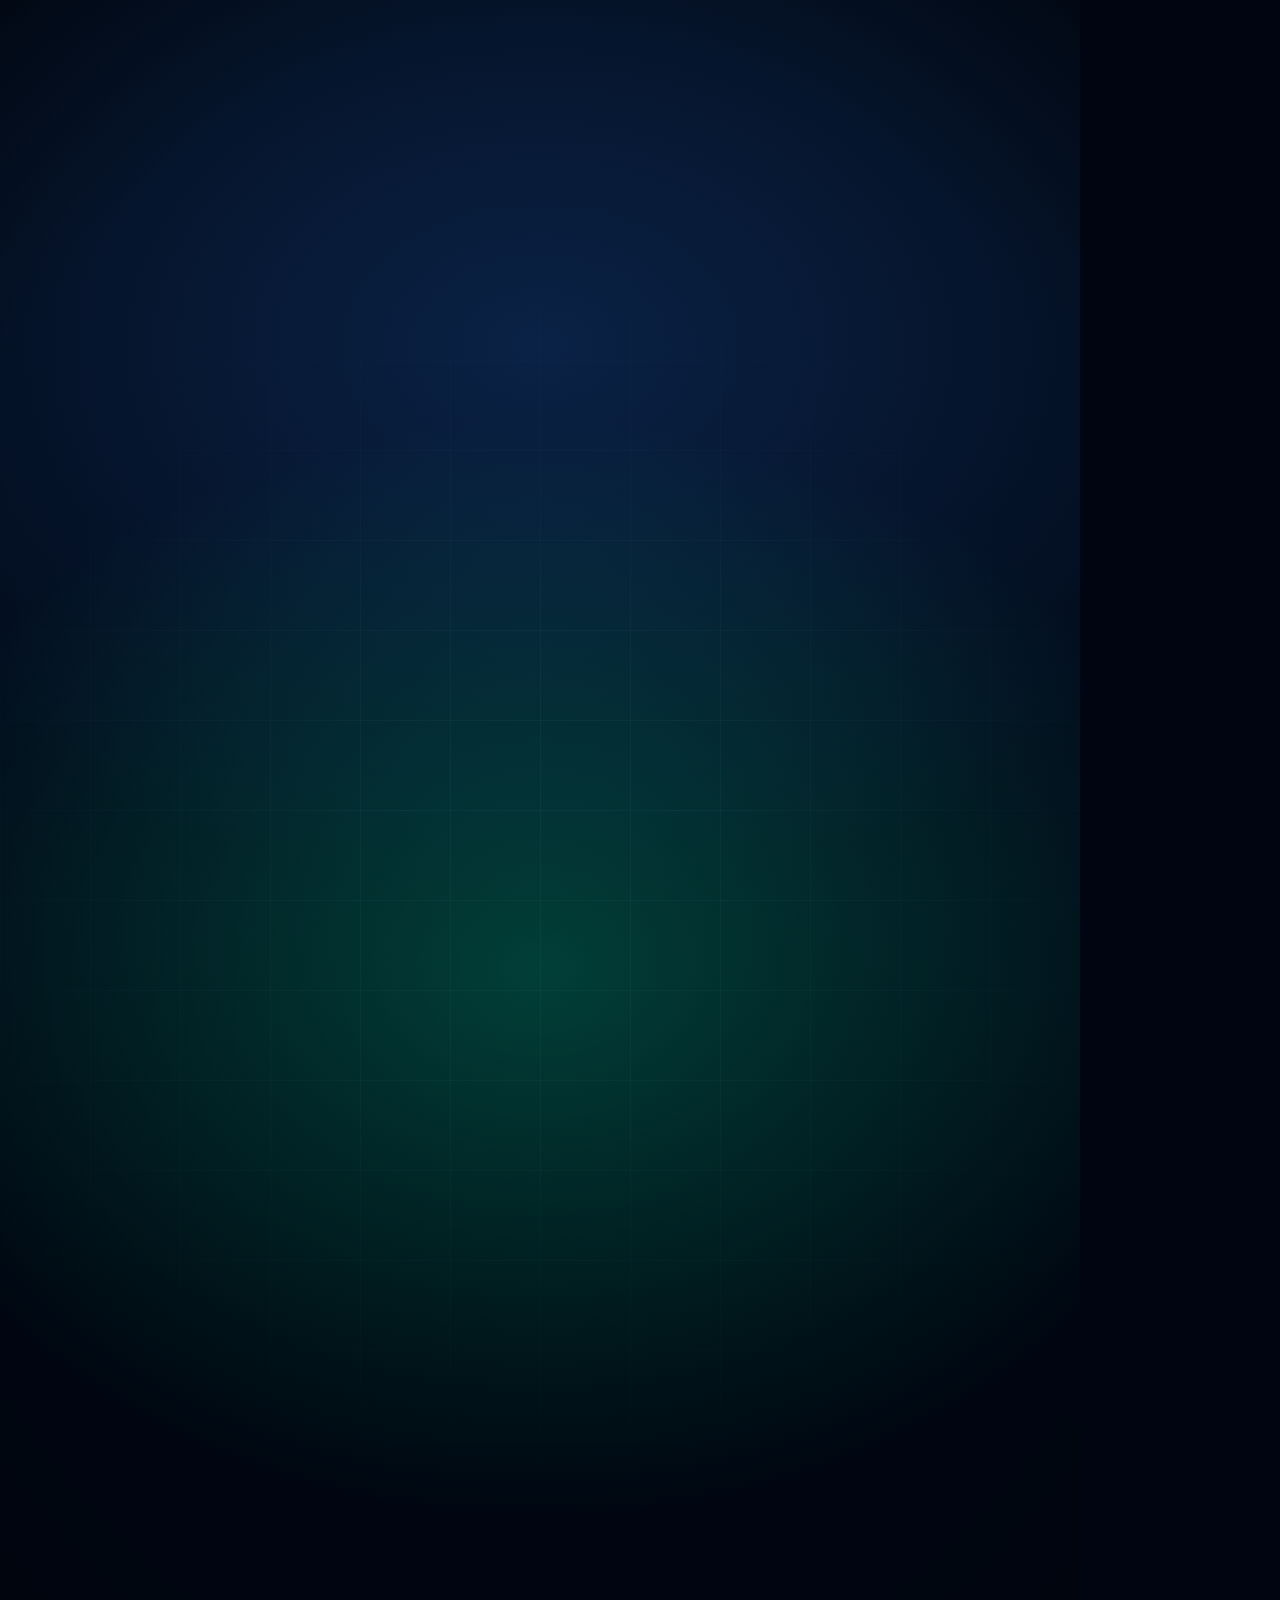
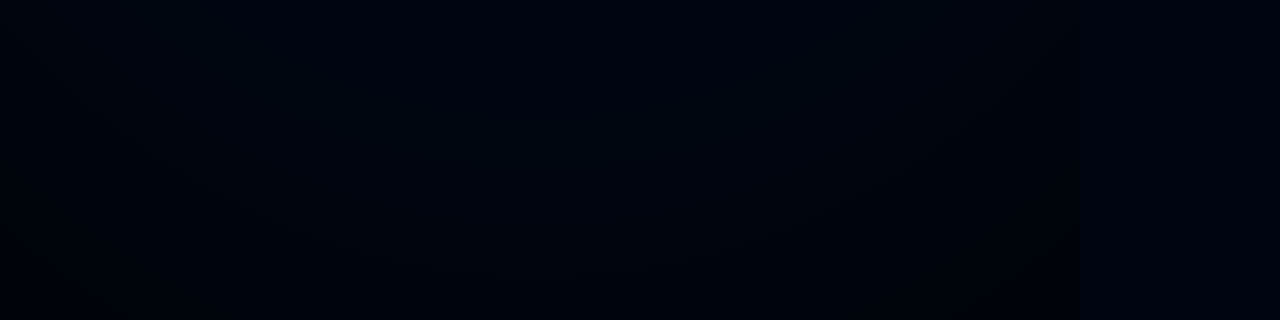
<file: video-beta/pipeline/template.html>
<!doctype html>
<html lang="fr">
<head>
<meta charset="utf-8">
<title>mova.ia – pub bêta v4</title>
<style>
@font-face{font-family:"Inter";font-weight:400;src:url("fonts/inter-latin-400-normal.woff2") format("woff2")}
@font-face{font-family:"Inter";font-weight:500;src:url("fonts/inter-latin-500-normal.woff2") format("woff2")}
@font-face{font-family:"Inter";font-weight:600;src:url("fonts/inter-latin-600-normal.woff2") format("woff2")}
@font-face{font-family:"Jakarta";font-weight:600;src:url("fonts/plus-jakarta-sans-latin-600-normal.woff2") format("woff2")}
@font-face{font-family:"Jakarta";font-weight:700;src:url("fonts/plus-jakarta-sans-latin-700-normal.woff2") format("woff2")}
@font-face{font-family:"Jakarta";font-weight:800;src:url("fonts/plus-jakarta-sans-latin-800-normal.woff2") format("woff2")}
:root{--bg:#000611;--green:#00B87F;--mint:#2EE6A6;--red:#FF4D4F;--text:#E9EFF6;--muted:#8FA3BC;--glass:rgba(10,30,56,.62);--line:rgba(130,175,220,.20)}
*{margin:0;padding:0;box-sizing:border-box}
html,body{width:1080px;height:1920px;overflow:hidden;background:var(--bg)}
body{font-family:"Inter",sans-serif;color:var(--text);-webkit-font-smoothing:antialiased}
#stage{position:relative;width:1080px;height:1920px;overflow:hidden;background:radial-gradient(1400px 1000px at 50% 18%,#0a2246 0%,#020b1a 55%,#000611 100%)}
.abs{position:absolute}
.layer{position:absolute;left:0;top:0;width:1080px;height:1920px}
#grid{background-image:linear-gradient(rgba(120,170,230,.06) 1px,transparent 1px),linear-gradient(90deg,rgba(120,170,230,.06) 1px,transparent 1px);background-size:90px 90px;-webkit-mask-image:radial-gradient(900px 900px at 50% 45%,#000 20%,transparent 75%)}
.glow{position:absolute;border-radius:50%;pointer-events:none}
#glowG{width:1400px;height:1100px;left:-160px;top:420px;background:radial-gradient(closest-side,rgba(0,184,127,.30),transparent)}
#glowR{width:1500px;height:1200px;left:-210px;top:380px;background:radial-gradient(closest-side,rgba(255,40,50,.42),transparent);opacity:0}
#aurora{width:1700px;height:900px;left:-310px;top:760px;background:radial-gradient(closest-side,rgba(0,184,127,.45),rgba(0,120,90,.15) 55%,transparent);opacity:0}
#bgDash{position:absolute;left:-70px;top:430px;width:1220px;height:1180px;border-radius:44px;background:linear-gradient(180deg,#0b2c3c,#06182a);border:2px solid rgba(46,230,166,.28);box-shadow:0 0 160px rgba(0,184,127,.28);transform-origin:50% 40%;--acc:#2EE6A6;overflow:hidden}
#bgDash .dh{height:96px;font-size:32px}
#bgDash .dh i{width:34px;height:34px}
#bgDash .kpis{left:40px;top:130px;width:1140px;gap:20px}
#bgDash .kpi{padding:22px}
#bgDash .kpi b{font-size:60px}
#bgDash .kpi span{font-size:21px}
#bgDash .chart{left:40px;top:330px;width:1140px;height:250px}
#bgDash .tbl{left:40px;top:610px;width:1140px;font-size:26px}
#bgDash .tr{padding:20px 18px;grid-template-columns:1.2fr 1.2fr 1.6fr}
#bgDash .st{font-size:21px;padding:8px 16px}
#vignette{background:radial-gradient(1200px 1500px at 50% 45%,transparent 55%,rgba(0,0,0,.75) 100%);z-index:40;pointer-events:none}
#redvig{background:radial-gradient(1100px 1400px at 50% 45%,transparent 45%,rgba(200,0,20,.45) 100%);z-index:41;opacity:0}
#flash{background:#fff;z-index:60;opacity:0}
.scene{position:absolute;left:0;top:0;width:1080px;height:1920px;opacity:0;visibility:hidden}
#kt{position:absolute;left:70px;width:940px;text-align:center;font-weight:600;font-size:44px;line-height:1.28;letter-spacing:-.5px;z-index:50;text-shadow:0 2px 18px rgba(0,0,0,.85)}
#kt span{display:inline-block;margin:0 1px;opacity:0}
#kt span.g{color:var(--mint)}
#kt span.r{color:#FF6B6E}
#tag{position:absolute;right:60px;top:228px;padding:8px 20px;border-radius:999px;border:2px dashed rgba(143,163,188,.55);color:var(--muted);font-size:24px;font-weight:600;z-index:55;opacity:0}

/* tableau de bord */
#dashWrap{position:absolute;left:0;top:540px;width:1080px;height:960px;perspective:1700px}
#dash{position:absolute;left:70px;top:60px;width:940px;height:760px;border-radius:30px;background:linear-gradient(180deg,#0c2341,#071629);border:1.5px solid var(--line);box-shadow:0 50px 120px rgba(0,0,0,.65);overflow:hidden;--acc:#00B87F;transform-origin:50% 40%}
#tint{position:absolute;inset:0;background:#ff2a35;mix-blend-mode:color;opacity:0;pointer-events:none}
.dh{position:absolute;left:0;top:0;width:100%;height:76px;border-bottom:1px solid var(--line);display:flex;align-items:center;gap:16px;padding:0 28px;font-family:"Jakarta";font-weight:700;font-size:24px}
.dh i{display:block;width:26px;height:26px;border-radius:7px;background:var(--acc)}
.dh .wk{margin-left:auto;font-family:"Inter";font-weight:500;font-size:18px;color:var(--muted);border:1px solid var(--line);padding:6px 14px;border-radius:999px}
.side{position:absolute;left:0;top:76px;width:190px;bottom:0;border-right:1px solid var(--line);padding:22px 18px;font-size:18px;color:var(--muted)}
.side div{padding:11px 12px;border-radius:10px;margin-bottom:6px}
.side div.on{background:rgba(255,255,255,.06);color:var(--text)}
.kpis{position:absolute;left:214px;top:100px;width:700px;display:grid;grid-template-columns:repeat(4,1fr);gap:14px}
.kpi{background:rgba(255,255,255,.035);border:1px solid var(--line);border-radius:16px;padding:16px}
.kpi b{display:block;font-family:"Jakarta";font-weight:800;font-size:38px;margin-top:6px}
.kpi span{font-size:15px;color:var(--muted)}
.kpi em{font-style:normal;font-size:14px;color:var(--acc);font-weight:600}
.chart{position:absolute;left:214px;top:250px;width:700px;height:170px;border:1px solid var(--line);border-radius:16px;background:rgba(255,255,255,.025)}
.tbl{position:absolute;left:214px;top:440px;width:700px;font-size:17px}
.tr{display:grid;grid-template-columns:1.3fr .9fr 1.1fr 1.3fr;align-items:center;padding:13px 14px;border-bottom:1px solid var(--line)}
.tr.h{color:var(--muted);font-size:15px}
.st{justify-self:start;padding:5px 12px;border-radius:999px;font-size:14px;font-weight:600;background:rgba(255,255,255,.07);color:var(--text)}
.st.ok{background:color-mix(in srgb,var(--acc) 22%,transparent);color:var(--acc)}
.fcard{position:absolute;padding:18px 22px;border-radius:20px;background:rgba(12,34,62,.85);border:1.5px solid var(--line);font-size:22px;box-shadow:0 20px 60px rgba(0,0,0,.5);white-space:nowrap}
.fcard small{display:block;font-size:16px;color:var(--muted);margin-bottom:4px}
.alert{position:absolute;display:flex;align-items:center;gap:16px;padding:16px 26px 16px 18px;border-radius:999px;background:rgba(58,6,12,.80);border:2px solid rgba(255,77,79,.8);color:#FFC2C3;font-size:30px;font-weight:500;white-space:nowrap;box-shadow:0 0 36px rgba(255,50,60,.45);z-index:20;opacity:0}
.alert i,.li i.x{display:flex;align-items:center;justify-content:center;width:38px;height:38px;border-radius:50%;background:var(--red);color:#fff;font-style:normal;font-weight:800;font-size:24px;flex:none}

/* carte de demande (accroche) */
#lead{position:absolute;left:70px;top:600px;width:940px;height:330px;border-radius:30px;background:rgba(9,26,48,.88);border:1.5px solid rgba(160,200,235,.30);box-shadow:0 40px 110px rgba(0,0,0,.65);backdrop-filter:blur(12px);opacity:0;z-index:22}
#lead .gh{position:absolute;left:34px;top:30px}
#clk{position:absolute;right:30px;top:24px;padding:10px 20px;border-radius:14px;background:rgba(255,255,255,.07);border:1.5px solid var(--line);font-family:"Jakarta";font-weight:800;font-size:34px;letter-spacing:.5px;color:#F2F6FA;white-space:nowrap}
#leadTxt{position:absolute;left:34px;top:112px;width:870px;font-size:36px;line-height:1.32;color:#E9EFF6}
#leadSt{position:absolute;left:34px;top:236px;padding:12px 24px;border-radius:999px;font-size:28px;font-weight:600;white-space:nowrap;background:rgba(255,255,255,.08);color:#C9D6E3;border:1.5px solid transparent}
#late{position:absolute;right:30px;top:236px;padding:12px 22px;border-radius:999px;font-size:28px;font-weight:700;white-space:nowrap;background:rgba(255,77,79,.16);color:#FF8A8C;border:1.5px solid rgba(255,77,79,.6);opacity:0}

/* résolution : avant / avec mova.ia */
.cmp{position:absolute;left:70px;width:940px;height:262px;border-radius:30px;background:rgba(9,28,48,.88);border:1.5px solid rgba(160,220,200,.28);box-shadow:0 40px 110px rgba(0,0,0,.6);opacity:0}
.cmp .hd{position:absolute;left:36px;top:28px;font-size:25px;color:var(--muted);letter-spacing:.5px}
.cmp .row{position:absolute;left:36px;display:flex;align-items:center;gap:18px;font-size:34px;white-space:nowrap}
.cmp .lab{width:200px;font-size:20px;font-weight:700;letter-spacing:2px;text-transform:uppercase}
.cmp .bad{top:92px;color:#FF8A8C}
.cmp .bad .lab{color:#FF6B6E}
.cmp .good{top:180px;color:#E9EFF6;font-weight:600;opacity:0}
.cmp .good .lab{color:var(--mint)}
.cmp .txt{position:relative}
.cmp .strike{position:absolute;left:-4px;top:52%;height:4px;width:0;background:#FF6B6E;border-radius:2px}

/* carte statistique */
#stat{position:absolute;left:90px;top:640px;width:900px;height:440px;border-radius:34px;background:rgba(40,4,10,.72);border:2px solid rgba(255,77,79,.55);box-shadow:0 0 90px rgba(255,40,50,.35);backdrop-filter:blur(10px);opacity:0;z-index:25}
#n68{position:absolute;left:50px;top:40px;font-family:"Jakarta";font-weight:800;font-size:220px;letter-spacing:-7px;line-height:1;white-space:nowrap}
#l68a,#l68b{position:absolute;left:54px;top:290px;width:800px;font-size:42px;font-weight:600;line-height:1.2}
#s68{position:absolute;left:54px;top:385px;font-size:26px;color:#E7A3A5;opacity:0}

/* liste inclinée */
.tiltWrap{position:absolute;left:0;top:560px;width:1080px;height:760px;perspective:1500px;opacity:0}
.tilt{position:absolute;left:60px;top:40px;width:960px;height:560px;border-radius:30px;background:linear-gradient(120deg,rgba(40,10,16,.92),rgba(14,6,12,.9) 55%);border:1.5px solid rgba(255,77,79,.35);transform:rotateX(14deg) rotateY(-12deg) rotateZ(-3deg);transform-origin:40% 50%;box-shadow:0 40px 120px rgba(0,0,0,.6)}
.li{position:absolute;left:46px;display:flex;align-items:center;gap:20px;font-size:40px;font-style:italic;font-weight:500;white-space:nowrap;opacity:0}
.li.r{color:#FF7A7D}
.li.g{color:#BFF5E1}
.li svg{width:38px;height:38px;flex:none}

/* logo */
#logo{position:absolute;left:0;width:1080px;display:flex;justify-content:center;align-items:center;gap:30px;z-index:30}
#logo svg{width:150px;height:150px;overflow:visible}
#wm{font-family:"Jakarta";font-weight:800;font-size:122px;letter-spacing:-3px;white-space:nowrap;color:#F2F6FA}
#tagline{position:absolute;left:0;width:1080px;text-align:center;font-size:36px;color:#B9C8D8;letter-spacing:1px;z-index:30}
#seed{position:absolute;width:44px;height:44px;border-radius:10px;background:#fff;left:518px;z-index:31;opacity:0}

/* verre */
.glass{position:absolute;border-radius:30px;background:var(--glass);border:1.5px solid rgba(160,220,200,.28);box-shadow:0 30px 90px rgba(0,0,0,.55),inset 0 1px 0 rgba(255,255,255,.08);backdrop-filter:blur(14px)}
.gh{display:flex;align-items:center;gap:16px;font-size:24px;color:var(--muted)}
.mini{width:46px;height:46px;border-radius:12px;background:#08294B;display:flex;align-items:center;justify-content:center}
.ck{display:flex;align-items:center;justify-content:center;width:34px;height:34px;border-radius:50%;background:var(--green);color:#03231A;font-weight:900;font-size:21px;flex:none}
.task{position:absolute;left:44px;display:flex;align-items:center;gap:18px;font-size:30px;white-space:nowrap}
.task .s{width:34px;height:34px;border-radius:50%;border:3px solid rgba(255,190,70,.9);border-right-color:transparent;flex:none}
.task .d{display:none}
.caret{display:inline-block;width:3px;height:38px;background:var(--mint);vertical-align:-6px;margin-left:2px}
.float{position:absolute;padding:18px 26px;border-radius:20px;background:rgba(10,30,56,.85);border:1.5px solid rgba(160,220,200,.28);font-size:28px;white-space:nowrap;box-shadow:0 20px 60px rgba(0,0,0,.5)}
.float small{display:block;font-size:19px;color:var(--muted);margin-bottom:3px}
#btn{position:absolute;padding:30px 54px;border-radius:999px;background:var(--green);color:#03231A;font-family:"Jakarta";font-weight:800;font-size:42px;white-space:nowrap;z-index:30}
#valBtn{position:absolute;left:290px;top:1300px;width:500px;height:104px;border-radius:999px;display:flex;align-items:center;justify-content:center;gap:14px;font-family:"Jakarta";font-weight:800;font-size:36px;background:rgba(10,30,56,.75);border:2px solid rgba(46,230,166,.6);box-shadow:0 0 50px rgba(0,184,127,.25);opacity:0}
#cursor{position:absolute;left:0;top:0;width:56px;height:56px;z-index:70;opacity:0;filter:drop-shadow(0 4px 8px rgba(0,0,0,.6))}
#ripple{position:absolute;width:90px;height:90px;border-radius:50%;border:4px solid rgba(46,230,166,.95);z-index:69;opacity:0}
</style>
</head>
<body>
<div id="stage">
  <div class="layer" id="grid"></div>
  <div class="glow" id="glowG"></div>
  <div class="glow" id="glowR"></div>
  <div class="glow" id="aurora"></div>
  <svg class="layer" id="city" viewBox="0 0 1080 1920" style="opacity:0"></svg>

  <div class="layer" id="bgWrap" style="perspective:1600px;opacity:0">
    <div id="bgDash">
      <div class="dh"><i></i>Agence · <span id="bgTitle">Demandes</span><span class="wk">avec mova.ia</span></div>
      <div class="kpis">
        <div class="kpi"><span class="bk" data-a="Demandes traitées" data-b="Comptes rendus">Demandes traitées</span><b class="bk" data-a="41" data-b="12">41</b></div>
        <div class="kpi"><span class="bk" data-a="Visites proposées" data-b="Vendeurs suivis">Visites proposées</span><b class="bk" data-a="17" data-b="48">17</b></div>
        <div class="kpi"><span class="bk" data-a="Contacts qualifiés" data-b="Points prévus">Contacts qualifiés</span><b class="bk" data-a="33" data-b="9">33</b></div>
        <div class="kpi"><span class="bk" data-a="En attente" data-b="Sans nouvelles">En attente</span><b>0</b></div>
      </div>
      <div class="chart"><svg width="1140" height="250" viewBox="0 0 1140 250"><polyline fill="none" stroke="#2EE6A6" stroke-width="6" stroke-linejoin="round" points="20,210 100,196 180,200 260,170 340,176 420,140 500,150 580,112 660,120 740,86 820,92 900,60 980,66 1060,36 1120,30"/></svg></div>
      <div class="tbl">
        <div class="tr"><span>M. Durand</span><span>T3 · Centre</span><span class="st ok bk" data-a="Répondu · 22:04" data-b="Compte rendu envoyé">Répondu · 22:04</span></div>
        <div class="tr"><span>Mme Petit</span><span>Maison 5 p.</span><span class="st ok bk" data-a="Qualifié" data-b="Point vendredi">Qualifié</span></div>
        <div class="tr"><span>M. Leroy</span><span>T2 · Gare</span><span class="st ok bk" data-a="Visite proposée" data-b="Compte rendu envoyé">Visite proposée</span></div>
        <div class="tr"><span>Mme Martin</span><span>Studio</span><span class="st ok bk" data-a="Répondu · 23:41" data-b="Offre transmise">Répondu · 23:41</span></div>
        <div class="tr"><span>M. Bernard</span><span>T4 · Parc</span><span class="st ok bk" data-a="Visite validée" data-b="Point lundi">Visite validée</span></div>
      </div>
    </div>
  </div>

  <!-- S1 : le problème -->
  <div class="scene" id="sA">
    <div id="dashWrap">
      <div id="dash">
        <div class="dh"><i></i>Agence · Tableau de bord<span class="wk">Semaine 42</span></div>
        <div class="side"><div class="on">Tableau de bord</div><div>Leads</div><div>Mandats</div><div>Acquéreurs</div><div>Vendeurs</div><div>Agenda</div></div>
        <div class="kpis">
          <div class="kpi"><span>Mandats actifs</span><b>48</b><em class="kv" data-a="+4 ce mois" data-b="2 sans suivi">+4 ce mois</em></div>
          <div class="kpi"><span>Visites (7 j)</span><b>23</b><em class="kv" data-a="+6" data-b="3 annulées">+6</em></div>
          <div class="kpi"><span>Leads (30 j)</span><b>186</b><em class="kv" data-a="+12 %" data-b="41 en attente">+12 %</em></div>
          <div class="kpi"><span>Offres</span><b>9</b><em class="kv" data-a="2 signées" data-b="1 perdue">2 signées</em></div>
        </div>
        <div class="chart"><svg width="700" height="170" viewBox="0 0 700 170"><defs><linearGradient id="ag" x1="0" y1="0" x2="0" y2="1"><stop offset="0" stop-color="var(--acc)" stop-opacity=".35"/><stop offset="1" stop-color="var(--acc)" stop-opacity="0"/></linearGradient></defs><path id="area" d="" fill="url(#ag)"/><polyline id="line" fill="none" stroke="var(--acc)" stroke-width="4" stroke-linejoin="round" points=""/></svg></div>
        <div class="tbl">
          <div class="tr h"><span>Contact</span><span>Source</span><span>Bien</span><span>Statut</span></div>
          <div class="tr"><span>M. Durand</span><span>Portail</span><span>T3 · Centre</span><span class="st ok sv" data-a="Visite planifiée" data-b="Sans réponse · 26 h">Visite planifiée</span></div>
          <div class="tr"><span>Mme Petit</span><span>Site</span><span>Maison 5 p.</span><span class="st sv" data-a="Nouveau" data-b="Sans réponse · 19 h">Nouveau</span></div>
          <div class="tr"><span>M. Leroy</span><span>Vendeur</span><span>T2 · Gare</span><span class="st sv" data-a="En cours" data-b="Sans nouvelles">En cours</span></div>
          <div class="tr"><span>Mme Martin</span><span>Appel</span><span>Studio</span><span class="st sv" data-a="Rappel jeudi" data-b="Rappel oublié">Rappel jeudi</span></div>
          <div class="tr"><span>M. Bernard</span><span>Portail</span><span>T4 · Parc</span><span class="st ok sv" data-a="Offre reçue" data-b="Parti ailleurs">Offre reçue</span></div>
        </div>
        <div id="tint"></div>
      </div>
      <div class="fcard" id="fc1" style="left:-30px;top:-20px"><small>Agenda</small><span class="sv2" data-a="Visite confirmée · 14:30" data-b="Visite non confirmée">Visite confirmée · 14:30</span></div>
      <div class="fcard" id="fc2" style="left:700px;top:700px"><small>Mandats</small><span class="sv2" data-a="Nouveau mandat · T4" data-b="Vendeur relancé ? Non">Nouveau mandat · T4</span></div>
    </div>
    <div id="stat">
      <div id="n68">0 %</div>
      <div id="l68a">demandes envoyées à des agences</div>
      <div id="l68b" style="opacity:0">des demandes web <span style="color:#FF8A8C">sans réponse</span> en 24 h</div>
      <div id="s68">Étude portant sur 2 198 demandes envoyées à des agences</div>
    </div>
    <div id="lead">
      <div class="gh"><div class="mini" style="background:#0B3A2E"><span style="color:#2EE6A6;font-weight:800;font-size:26px">@</span></div>Nouvelle demande · Portail</div>
      <div id="clk">Sam. 21:47</div>
      <div id="leadTxt"></div>
      <div id="leadSt">Non lue</div>
      <div id="late">+35 h sans réponse</div>
    </div>
    <div class="tiltWrap" id="tiltR"><div class="tilt">
      <div class="li r" style="top:60px"><i class="x">!</i><span class="tx" data-t="M. Leroy · sans nouvelles depuis 19 jours"></span></div>
      <div class="li r" style="top:180px"><i class="x">!</i><span class="tx" data-t="Compte rendu de visite jamais envoyé"></span></div>
      <div class="li r" style="top:300px"><i class="x">!</i><span class="tx" data-t="Mandat exclusif · fin dans 12 jours"></span></div>
      <div class="li r" style="top:420px"><i class="x">!</i><span class="tx" data-t="Risque : le vendeur confie son bien ailleurs"></span></div>
    </div></div>
  </div>

  <!-- S2 : pont + logo -->
  <div class="scene" id="sB">
    <div id="seed"></div>
    <div id="logo" style="top:780px">
      <svg viewBox="0 0 100 100"><path id="house" d="M19 83V45L50 21l31 24v38" fill="none" stroke="#F2F6FA" stroke-width="12" stroke-linecap="round" stroke-linejoin="round" stroke-dasharray="190" stroke-dashoffset="190"/><rect id="win" x="40" y="56" width="20" height="20" rx="2.5" fill="#00B87F" style="transform-origin:50px 66px"/></svg>
      <div id="wm"></div>
    </div>
    <div id="tagline" style="top:975px"></div>
  </div>

  <!-- S3 : démonstration -->
  <div class="scene" id="sC">
    <div class="layer" id="cCam">
      <div class="glass" id="inCard" style="left:70px;top:560px;width:940px;height:240px">
        <div class="gh" style="position:absolute;left:34px;top:28px"><div class="mini" style="background:#3B2A08"><span style="color:#FFC266;font-weight:800;font-size:26px">!</span></div>Nouvelle demande · Portail immobilier<span style="margin-left:130px;color:#C9D6E3">22:04</span></div>
        <div id="inTxt" style="position:absolute;left:34px;top:100px;width:870px;font-size:36px;line-height:1.3"></div>
      </div>
    </div>
    <div class="glass" id="pCard" style="left:70px;top:830px;width:940px;height:440px;opacity:0;border-color:rgba(46,230,166,.45)">
      <svg class="abs" style="left:34px;top:30px;width:80px;height:80px" viewBox="0 0 100 100"><circle cx="50" cy="50" r="42" fill="none" stroke="rgba(255,255,255,.1)" stroke-width="7"/><circle id="spin" cx="50" cy="50" r="42" fill="none" stroke="#FFBE46" stroke-width="7" stroke-linecap="round" stroke-dasharray="70 194"/><path d="M28 70V48L50 30l22 18v22" fill="none" stroke="#fff" stroke-width="7" stroke-linecap="round" stroke-linejoin="round"/><rect x="43" y="52" width="14" height="14" rx="2" fill="#00B87F"/></svg>
      <div class="abs" style="left:134px;top:36px;font-family:Jakarta;font-weight:800;font-size:34px;letter-spacing:-.5px">L'agent mova.ia traite la demande</div>
      <div class="abs" style="left:134px;top:84px;font-size:23px;color:var(--muted)">Mise à jour en temps réel</div>
      <div id="tasks"></div>
    </div>
    <div id="valBtn"><span id="valTx">Valider la visite</span></div>
  </div>

  <!-- S4 : vendeurs -->
  <div class="scene" id="sD">
    <div id="floats"></div>
    <div class="tiltWrap" id="tiltG" style="top:620px"><div class="tilt" style="background:linear-gradient(120deg,rgba(6,40,36,.92),rgba(4,18,30,.9) 55%);border-color:rgba(46,230,166,.35)">
      <div class="li g" style="top:60px"><svg viewBox="0 0 24 24"><path d="M12 1l2.6 8.4L23 12l-8.4 2.6L12 23l-2.6-8.4L1 12l8.4-2.6z" fill="#2EE6A6"/></svg><span class="tx" data-t="Compte rendu envoyé à M. Leroy"></span></div>
      <div class="li g" style="top:180px"><svg viewBox="0 0 24 24"><path d="M12 1l2.6 8.4L23 12l-8.4 2.6L12 23l-2.6-8.4L1 12l8.4-2.6z" fill="#2EE6A6"/></svg><span class="tx" data-t="Retours des acquéreurs résumés"></span></div>
      <div class="li g" style="top:300px"><svg viewBox="0 0 24 24"><path d="M12 1l2.6 8.4L23 12l-8.4 2.6L12 23l-2.6-8.4L1 12l8.4-2.6z" fill="#2EE6A6"/></svg><span class="tx" data-t="Prochain point vendeur : vendredi"></span></div>
      <div class="li g" style="top:420px"><svg viewBox="0 0 24 24"><path d="M12 1l2.6 8.4L23 12l-8.4 2.6L12 23l-2.6-8.4L1 12l8.4-2.6z" fill="#2EE6A6"/></svg><span class="tx" data-t="Aucune saisie manuelle"></span></div>
    </div></div>
  </div>

  <!-- S4b : résolution -->
  <div class="scene" id="sR">
    <div class="cmp" id="cmp1" style="top:600px">
      <div class="hd">Demande · samedi 21:47 · T3 centre</div>
      <div class="row bad"><span class="lab">Avant</span><span class="txt">Rappel lundi 09:12 · acheteur perdu<i class="strike"></i></span></div>
      <div class="row good"><span class="lab">Avec mova.ia</span><span class="ck">✓</span><span>Réponse à 21:47 · visite proposée</span></div>
    </div>
    <div class="cmp" id="cmp2" style="top:910px">
      <div class="hd">Vendeur · M. Leroy · mandat exclusif</div>
      <div class="row bad"><span class="lab">Avant</span><span class="txt">19 jours sans nouvelles<i class="strike"></i></span></div>
      <div class="row good"><span class="lab">Avec mova.ia</span><span class="ck">✓</span><span>Compte rendu après chaque visite</span></div>
    </div>
  </div>

  <!-- S5 : appel à l'action -->
  <div class="scene" id="sE">
    <div id="logo2" style="position:absolute;left:0;top:560px;width:1080px;display:flex;justify-content:center;align-items:center;gap:26px">
      <svg viewBox="0 0 100 100" style="width:120px;height:120px;overflow:visible"><path id="house2" d="M19 83V45L50 21l31 24v38" fill="none" stroke="#F2F6FA" stroke-width="12" stroke-linecap="round" stroke-linejoin="round" stroke-dasharray="190" stroke-dashoffset="190"/><rect id="win2" x="40" y="56" width="20" height="20" rx="2.5" fill="#00B87F" style="transform-origin:50px 66px"/></svg>
      <div id="wm2" style="font-family:Jakarta;font-weight:800;font-size:100px;letter-spacing:-3px;white-space:nowrap;color:#F2F6FA"></div>
    </div>
    <div id="tag2" style="position:absolute;left:0;top:720px;width:1080px;text-align:center;font-size:34px;color:#B9C8D8;letter-spacing:1px"></div>
    <div id="offer" style="position:absolute;left:0;top:820px;width:1080px;text-align:center;font-size:30px;color:var(--muted);opacity:0">Échange one-to-one · 30 min · en visio</div>
    <div id="btn" style="left:200px;top:920px;opacity:0">Réserver mon one-to-one →</div>
    <div id="dom" style="position:absolute;left:0;top:1080px;width:1080px;text-align:center;font-size:32px;color:#C9D6E3;opacity:0">movaia.fr · lien en bio</div>
  </div>

  <div class="layer" id="vignette"></div>
  <div class="layer" id="redvig"></div>
  <div id="kt"></div>
  <div id="tag">Exemple</div>
  <div id="ripple"></div>
  <svg id="cursor" viewBox="0 0 24 24"><path d="M4 2l15 11-6.5 1.2L16 21l-3 1.3-3.5-6.8L4 20z" fill="#fff" stroke="#111" stroke-width="1.2" stroke-linejoin="round"/></svg>
  <div class="layer" id="flash"></div>
</div>

<script>
const TL = /*TL*/;
const $ = id => document.getElementById(id);
const clamp = (x, a = 0, b = 1) => Math.min(b, Math.max(a, x));
const ease = x => 1 - Math.pow(1 - clamp(x), 3);
const inout = x => { x = clamp(x); return x < .5 ? 4 * x * x * x : 1 - Math.pow(-2 * x + 2, 3) / 2; };
const back = x => { x = clamp(x); const c1 = 1.6, c3 = c1 + 1; return 1 + c3 * Math.pow(x - 1, 3) + c1 * Math.pow(x - 1, 2); };
const lerp = (a, b, p) => a + (b - a) * p;
const S = TL.segs;
const NB = ' ';

function ap(el, t, t0, d = .45, o = {}) {
  if (typeof el === 'string') el = $(el);
  const p = ease((t - t0) / d);
  const y = o.y ?? 30, x = o.x ?? 0, s = o.s ?? .96, bl = o.blur ?? 0;
  el.style.opacity = p;
  el.style.transform = `translate(${(1 - p) * x}px,${(1 - p) * y}px) scale(${s + (1 - s) * p})`;
  if (bl) el.style.filter = `blur(${(1 - p) * bl}px)`;
  return p;
}
function pop(el, t, t0, d = .5) {
  if (typeof el === 'string') el = $(el);
  const p = clamp((t - t0) / d);
  el.style.opacity = clamp(p * 3);
  el.style.transform = `scale(${.5 + .5 * back(p)})`;
  return p;
}
const norm = s => s.toLowerCase().replace(/[.,:?!«»]/g, '').replace(/ /g, ' ');
function wt(seg, key, nth = 0, exact = false) {
  let k = 0;
  for (const w of TL.words) {
    if (w.seg !== seg) continue;
    const n = norm(w.w);
    if (exact ? n === key : n.includes(key)) { if (k === nth) return w.t0; k++; }
  }
  return S[seg].start;
}

// décor : ville de nuit
(function city() {
  const svg = $('city'); let seed = 7;
  const rnd = () => { seed = (seed * 16807) % 2147483647; return seed / 2147483647; };
  let h = '<defs><linearGradient id="fog" x1="0" y1="0" x2="0" y2="1"><stop offset="0" stop-color="#000611" stop-opacity="0"/><stop offset="1" stop-color="#000611" stop-opacity=".95"/></linearGradient></defs>';
  for (let i = 0; i < 90; i++) h += `<circle cx="${rnd() * 1080}" cy="${rnd() * 900}" r="${rnd() * 1.6 + .4}" fill="#fff" opacity="${rnd() * .5 + .1}"/>`;
  const layers = [{ y: 1300, hmin: 180, hmax: 420, col: '#0a2443', win: .10 }, { y: 1420, hmin: 140, hmax: 360, col: '#06182f', win: .16 }, { y: 1560, hmin: 100, hmax: 300, col: '#030f20', win: .22 }];
  for (const L of layers) {
    let x = -60;
    while (x < 1180) {
      const w = 60 + rnd() * 110, ht = L.hmin + rnd() * (L.hmax - L.hmin), top = L.y - ht;
      h += `<rect x="${x}" y="${top}" width="${w}" height="${1920 - top}" fill="${L.col}"/>`;
      if (rnd() < .3) h += `<rect x="${x + w * .3}" y="${top - 40}" width="${w * .4}" height="40" fill="${L.col}"/>`;
      for (let wy = top + 18; wy < L.y + 260; wy += 26) for (let wx = x + 10; wx < x + w - 14; wx += 20) {
        if (rnd() < L.win) { const warm = rnd() < .75; h += `<rect class="win" x="${wx}" y="${wy}" width="9" height="13" fill="${warm ? '#FFD49A' : '#5FE0BC'}" opacity="${(rnd() * .5 + .35).toFixed(2)}"/>`; }
      }
      x += w + 4 + rnd() * 10;
    }
  }
  h += '<rect x="0" y="1250" width="1080" height="670" fill="url(#fog)"/>';
  svg.innerHTML = h;
})();
const WINS = [...document.querySelectorAll('#city .win')].filter((_, i) => i % 7 === 0);

(function init() {
  const pts = [20, 34, 30, 48, 44, 60, 58, 74, 70, 86, 92, 104, 100, 118];
  const P = pts.map((v, i) => `${20 + i * 50},${160 - v}`);
  $('line').setAttribute('points', P.join(' '));
  $('area').setAttribute('d', `M20,170 L${P.join(' L')} L670,170 Z`);
  const T = ['Réponse envoyée au contact', 'Projet qualifié : budget, secteur, délai', 'Visite proposée : jeudi 18 h', 'Fiche CRM mise à jour'];
  T.forEach((s, i) => { const d = document.createElement('div'); d.className = 'task'; d.id = 'tk' + i; d.style.top = (150 + i * 70) + 'px'; d.innerHTML = `<div class="s"></div><span class="ck d">✓</span><span class="tx">${s}</span>`; $('tasks').appendChild(d); });
  const F = [['Visite', 'T3 · Centre · jeudi 18 h', 40, 430, 1.0, .6], ['Compte rendu', 'Envoyé ✓', 700, 470, .9, 1.2], ['Mandat', 'Maison 5 p. · exclusif', 600, 1250, 1.0, .5], ['Acquéreur', 'Budget 320 k€ · qualifié', 40, 1270, .95, 1], ['Point vendeur', 'Vendredi · 10 h', 330, 1400, .8, 2], ['Relance', 'Programmée', 780, 1380, .75, 2.5]];
  F.forEach((f, i) => { const d = document.createElement('div'); d.className = 'float'; d.id = 'fl' + i; d.style.left = f[2] + 'px'; d.style.top = f[3] + 'px'; d.dataset.s = f[4]; d.dataset.b = f[5]; d.innerHTML = `<small>${f[0]}</small>${f[1]}`; $('floats').appendChild(d); });
})();

// fenêtres des scènes
const W = { A: [0, S.b1.start - .25], B: [S.b1.start - .25, S.s2.start - .3], C: [S.s2.start - .3, S.v1.start - .3], D: [S.v1.start - .3, S.r.start - .3], R: [S.r.start - .3, S.c1.start - .35], E: [S.c1.start - .35, TL.total + 1] };
const SC = { A: $('sA'), B: $('sB'), C: $('sC'), D: $('sD'), R: $('sR'), E: $('sE') };
function alpha(k, t) { const [a, b] = W[k]; const fin = a <= 0 ? 1 : clamp((t - a) / .14); return fin * (1 - clamp((t - b) / .14)); }
const SW = S.h4.start;

// texte cinétique
const ORDER = Object.keys(S);
const POS = { b1: 860, s1: 1150 };
const WSEG = {}; TL.words.forEach(w => (WSEG[w.seg] = WSEG[w.seg] || []).push(w));
const kt = $('kt');
function kinetic(t) {
  let seg = null;
  for (const id of ORDER) { const s = S[id]; if (t >= s.start - .05 && t < s.end + .5) seg = id; }
  if (!seg) { kt.style.opacity = 0; return; }
  if (kt.dataset.seg !== seg) { kt.dataset.seg = seg; kt.innerHTML = WSEG[seg].map(w => `<span class="${w.hl}">${w.w.replace('¶', '')}</span>` + (w.w.endsWith('¶') ? '<br>' : '')).join(' '); kt.style.top = (POS[seg] || 320) + 'px'; }
  const s = S[seg];
  kt.style.opacity = 1 - clamp((t - (s.end + .25)) / .25);
  const sp = kt.querySelectorAll('span');
  WSEG[seg].forEach((w, i) => { const p = ease((t - w.t0 + .06) / .2); sp[i].style.opacity = p; sp[i].style.transform = `translateY(${(1 - p) * 10}px)`; sp[i].style.filter = `blur(${(1 - p) * 6}px)`; });
}
function typeText(el, text, t, t0, cps, caret, hl) {
  const n = Math.max(0, Math.min(text.length, Math.floor((t - t0) * cps)));
  let s = text.slice(0, n);
  if (hl) s = s.replace(hl, `<span style="color:#2EE6A6">${hl}</span>`);
  el.innerHTML = s + (caret && (n < text.length || Math.floor(t * 2) % 2) && t > t0 - .3 ? '<span class="caret"></span>' : '');
  return n >= text.length;
}
function tiltList(wrapId, t, keys, cps = 34) {
  const lis = $(wrapId).querySelectorAll('.li');
  lis.forEach((li, i) => {
    const k = keys[i];
    const p = ease((t - k) / .35);
    li.style.opacity = p;
    li.style.transform = `translateX(${(1 - p) * -30}px)`;
    const tx = li.querySelector('.tx');
    typeText(tx, tx.dataset.t, t, k, cps, false);
  });
}
function buildLogo(t, t0, house, win, wm, tagEl, tagText, tagT0) {
  $(house).style.strokeDashoffset = 190 * (1 - ease((t - t0) / .7));
  const pw = clamp((t - t0 - .55) / .4);
  $(win).style.transform = `scale(${pw > 0 ? back(pw) : 0})`;
  const word = 'mova.ia';
  const n = Math.max(0, Math.min(word.length, Math.floor((t - t0 - .75) / .07)));
  $(wm).innerHTML = word.slice(0, n).replace('.', '<span style="color:#00B87F">.</span>');
  if (tagEl) { const m = Math.max(0, Math.min(tagText.length, Math.floor((t - tagT0) / .028))); $(tagEl).textContent = tagText.slice(0, m); }
}
function cursorAt(t, path) {
  const c = $('cursor'), r = $('ripple');
  if (!path) { c.style.opacity = 0; r.style.opacity = 0; return; }
  const { t0, t1, from, to, click } = path;
  const p = inout((t - t0) / (t1 - t0));
  c.style.opacity = clamp((t - t0) / .2);
  c.style.transform = `translate(${lerp(from[0], to[0], p)}px,${lerp(from[1], to[1], p)}px) scale(${t > click && t < click + .15 ? .85 : 1})`;
  const rp = clamp((t - click) / .5);
  r.style.opacity = t > click ? (1 - rp) : 0;
  r.style.left = (to[0] - 39) + 'px'; r.style.top = (to[1] - 39) + 'px';
  r.style.transform = `scale(${.4 + rp})`;
}

// S1
function sA(t) {
  const sw = clamp((t - SW) / .35);
  const p = inout(t / 3.5);
  let rx = lerp(30, 16, p), ry = lerp(-20, -8, p), rz = lerp(5, 2, p), sc = lerp(.86, 1.0, p);
  if (t > SW) { const q = ease((t - SW) / 14); rx = lerp(16, 10, q); ry = lerp(-8, 6, q); sc = lerp(1, 1.12, q); }
  let shx = 0, shy = 0;
  if (t > SW && t < SW + .45) { const a = (1 - (t - SW) / .45) * 14; shx = Math.sin(t * 90) * a; shy = Math.cos(t * 77) * a; }
  const dash = $('dash');
  const dim = lerp(.42, 1, clamp((t - S.h5.start + .1) / .4)) - .7 * clamp((t - S.h6.start + .2) / .4);
  dash.style.transform = `translate(${shx}px,${shy}px) rotateX(${rx}deg) rotateY(${ry}deg) rotateZ(${rz}deg) scale(${sc})`;
  dash.style.opacity = clamp(t / .5) * clamp(dim, .15, 1);
  dash.style.setProperty('--acc', t > SW ? '#FF4D4F' : '#00B87F');
  $('tint').style.opacity = .62 * sw;
  dash.style.filter = t > SW ? `blur(${2.2 * sw}px) brightness(${1 - .25 * sw})` : 'none';
  document.querySelectorAll('#sA .sv, #sA .kv, #sA .sv2').forEach(e => {
    const v = t > SW + .1 ? e.dataset.b : e.dataset.a;
    if (e.textContent !== v) e.textContent = v;
    if (e.classList.contains('sv')) e.classList.toggle('ok', t <= SW + .1 ? /Visite|Offre/.test(e.dataset.a) : true);
  });
  ap('fc1', t, .6, .6, { y: 40 }); $('fc1').style.filter = `blur(${t > SW ? 3 : 1.2}px)`;
  ap('fc2', t, 1.0, .6, { y: -40 }); $('fc2').style.filter = `blur(${t > SW ? 3 : 1.6}px)`;
  // carte de la demande : samedi 21:47 -> lundi 09:12 -> partie ailleurs
  const ld = $('lead');
  const lin = ease((t - .05) / .45), lout = clamp((t - S.h5.start + .15) / .35);
  ld.style.opacity = lin * (1 - lout);
  ld.style.transform = `translate(${shx * .6}px,${(1 - lin) * 60 - lout * 70 + shy * .6}px) scale(${.94 + .06 * lin})`;
  ld.style.borderColor = t > SW ? 'rgba(255,77,79,.75)' : 'rgba(160,200,235,.30)';
  ld.style.boxShadow = t > SW ? '0 0 80px rgba(255,40,50,.35)' : '0 40px 110px rgba(0,0,0,.65)';
  typeText($('leadTxt'), 'Bonjour, le T3 du centre est-il toujours disponible ? Je peux le visiter cette semaine.', t, .45, 40, t < S.h3.start, null);
  const ff0 = S.h3.start, ff = inout((t - ff0) / .9);
  const m = Math.round(lerp(21 * 60 + 47, 2 * 1440 + 9 * 60 + 12, ff));
  const pad2 = x => String(x).padStart(2, '0');
  $('clk').textContent = `${['Sam.', 'Dim.', 'Lun.'][Math.floor(m / 1440)]} ${pad2(Math.floor(m % 1440 / 60))}:${pad2(m % 60)}`;
  $('clk').style.color = t > SW ? '#FF8A8C' : t > ff0 ? '#FFC266' : '#F2F6FA';
  const ls = $('leadSt');
  const stTxt = t < wt('h3', 'rappelez') ? 'Non lue' : t < SW ? 'Rappel · lundi 09:12' : '✕  Déjà visité ailleurs';
  if (ls.textContent !== stTxt) ls.textContent = stTxt;
  const stCol = t < wt('h3', 'rappelez') ? ['rgba(255,255,255,.08)', '#C9D6E3', 'transparent'] : t < SW ? ['rgba(255,190,70,.14)', '#FFC266', 'rgba(255,190,70,.55)'] : ['rgba(255,77,79,.22)', '#FFB3B4', 'rgba(255,77,79,.8)'];
  ls.style.background = stCol[0]; ls.style.color = stCol[1]; ls.style.borderColor = stCol[2];
  ap('late', t, ff0 + .85, .35, { x: 30, y: 0, s: .9 });
  // carte statistique
  const st = $('stat');
  const sIn = ease((t - S.h6.start + .15) / .45), sOut = clamp((t - S.v0.start + .15) / .3);
  st.style.opacity = sIn * (1 - sOut);
  st.style.transform = `translateY(${(1 - sIn) * 50 - sOut * 40}px) scale(${.95 + .05 * sIn})`;
  const t68 = wt('h6', '68');
  const v68 = Math.round(68 * ease((t - t68 + .2) / 1.3));
  const pre = t < t68 - .25;
  $('n68').textContent = pre ? '2' + NB + '198' : v68 + NB + '%';
  $('n68').style.color = pre ? '#F2F6FA' : '#FF5A5F';
  $('l68a').style.opacity = 1 - clamp((t - t68 + .3) / .15);
  $('l68b').style.opacity = clamp((t - t68 + .1) / .2);
  $('s68').style.opacity = clamp((t - t68 + .1) / .2) * .9;
  // liste inclinée rouge (vendeurs)
  const tr = $('tiltR');
  const ti = ease((t - S.v0.start + .2) / .5);
  tr.style.opacity = ti;
  tr.style.transform = `translateY(${(1 - ti) * 60}px)`;
  tiltList('tiltR', t, [wt('v0', 'vendeurs'), wt('v0', 'nouvelles'), wt('v0', 'mandat'), wt('v0', 'danger')]);
}
// S2
function sB(t) {
  const t0 = S.b1.end + .1;
  const sd = $('seed');
  const ps = clamp((t - t0) / .25), pe = clamp((t - t0 - .35) / .2);
  sd.style.top = '836px';
  sd.style.opacity = ps * (1 - pe);
  sd.style.transform = `rotate(${ps * 45}deg) scale(${.4 + ps * .8})`;
  buildLogo(t, t0 + .3, 'house', 'win', 'wm', 'tagline', 'L’IA au service des agences immobilières', S.s1.start + .2);
  const glow = ease((t - t0 - .3) / 1.2);
  $('aurora').style.opacity = glow * .55;
  $('aurora').style.top = '480px';
  $('logo').style.transform = `scale(${1 + .03 * Math.sin((t - t0) * 1.5) * glow})`;
}
// S3
function sC(t) {
  const st = W.C[0] + .05;
  const pb = inout((t - st) / 1.4);
  $('cCam').style.transformOrigin = '540px 680px';
  $('cCam').style.transform = `scale(${lerp(2.2, 1, pb)})`;
  typeText($('inTxt'), 'Bonjour, la maison 5 pièces est-elle encore disponible ? Je souhaite la visiter.', t, st + .2, 44, true, 'visiter');
  const pc = $('pCard');
  const ip = ease((t - wt('s3', 'agent') + .2) / .45);
  pc.style.opacity = ip;
  pc.style.transform = `translateY(${(1 - ip) * 40}px) scale(${.96 + .04 * ip})`;
  const keys = [wt('s3', 'répond'), wt('s3', 'qualifie'), wt('s3', 'propose'), wt('s3', 'propose') + .8];
  keys.forEach((k, i) => {
    const e = $('tk' + i);
    const vis = ease((t - k + .7) / .35);
    e.style.opacity = vis; e.style.transform = `translateX(${(1 - vis) * 30}px)`;
    const done = t > k;
    e.querySelector('.s').style.display = done ? 'none' : 'block';
    e.querySelector('.s').style.transform = `rotate(${t * 400}deg)`;
    e.querySelector('.d').style.display = done ? 'flex' : 'none';
    e.querySelector('.tx').style.color = done ? '#E9EFF6' : '#8FA3BC';
  });
  const all = t > keys[3] + .2;
  $('spin').setAttribute('stroke', all ? '#00B87F' : '#FFBE46');
  $('spin').setAttribute('stroke-dasharray', all ? '264 0' : '70 194');
  $('spin').style.transformOrigin = '50px 50px';
  $('spin').style.transform = all ? 'none' : `rotate(${t * 360}deg)`;
  const vb = $('valBtn');
  const vIn = ease((t - S.s5.start + .1) / .4);
  const click = wt('s5', 'valid') + .25;
  vb.style.opacity = vIn;
  vb.style.transform = `translateY(${(1 - vIn) * 30}px) scale(${t > click && t < click + .15 ? .95 : 1})`;
  vb.style.background = t > click ? 'var(--green)' : 'rgba(10,30,56,.75)';
  vb.style.color = t > click ? '#03231A' : '#E9EFF6';
  $('valTx').textContent = t > click ? 'Visite validée ✓' : 'Valider la visite';
}
// S4
function sD(t) {
  const st = W.D[0];
  document.querySelectorAll('#floats .float').forEach((f, i) => {
    const s = parseFloat(f.dataset.s), b = parseFloat(f.dataset.b);
    const p = ease((t - st - i * .12) / .6);
    f.style.opacity = p * .9;
    f.style.filter = `blur(${b}px)`;
    f.style.transform = `translate(${Math.sin(t * .5 + i) * 18}px,${(1 - p) * 40 + Math.cos(t * .4 + i) * 14}px) scale(${s})`;
  });
  const tg = $('tiltG');
  const ti = ease((t - st) / .5);
  tg.style.opacity = ti;
  tg.style.transform = `translateY(${(1 - ti) * 60}px) scale(${1 + .04 * ease((t - st) / 5)})`;
  tiltList('tiltG', t, [S.v1.start + .3, wt('v1', 'compte'), wt('v1', 'rendu') + .4, wt('v1', 'automatiquement')]);
}
// S4b : chaque problème barré, remplacé par sa solution
function sR(t) {
  [['cmp1', W.R[0] + .1, wt('r', 'réponse')], ['cmp2', wt('r', 'chaque', 1) - .3, wt('r', 'nouvelles')]].forEach(([id, tin, kg]) => {
    const e = $(id);
    ap(e, t, tin, .45, { y: 40 });
    const ps = ease((t - kg + .5) / .35);
    e.querySelector('.strike').style.width = ps * (e.querySelector('.bad .txt').offsetWidth + 8) + 'px';
    e.querySelector('.bad').style.opacity = 1 - .5 * ps;
    const g = e.querySelector('.good'), pg = ease((t - kg) / .35);
    g.style.opacity = pg;
    g.style.transform = `translateX(${(1 - pg) * -24}px)`;
    e.style.borderColor = pg > .5 ? 'rgba(46,230,166,.6)' : 'rgba(160,220,200,.28)';
    e.style.boxShadow = pg > .5 ? '0 0 70px rgba(0,184,127,.25)' : '0 40px 110px rgba(0,0,0,.6)';
  });
}
// S5
function sE(t) {
  const st = W.E[0] + .1;
  buildLogo(t, st, 'house2', 'win2', 'wm2', 'tag2', 'L’IA au service des agences immobilières', st + 1.1);
  ap('offer', t, wt('c1', 'one'), .5, { y: 20 });
  pop('btn', t, S.c1.end - .3, .5);
  ap('dom', t, S.c3.start, .5, { y: 16 });
  const click = S.c3.start + 1.0;
  const bt = $('btn');
  bt.style.left = ((1080 - bt.offsetWidth) / 2) + 'px';
  bt.style.background = t > click - .35 && t < click + .4 ? '#F2F6FA' : '#00B87F';
  if (t > S.c1.end + .2) bt.style.transform = `scale(${(t > click && t < click + .15 ? .95 : 1) * (1 + .02 * Math.sin(t * 5))})`;
  $('aurora').style.opacity = .6;
  $('aurora').style.top = '600px';
}

function render(t) {
  const world = Math.max(alpha('C', t), alpha('D', t), alpha('R', t));
  $('city').style.opacity = 0;
  const bw = $('bgWrap'), bd = $('bgDash');
  bw.style.opacity = world;
  if (world > 0) {
    const inD = t >= W.D[0];
    const q = inD ? (t - W.D[0]) / 6 : (t - W.C[0]) / 8;
    bd.style.transform = inD
      ? `rotateX(${lerp(20, 14, q)}deg) rotateY(${lerp(18, 10, q)}deg) rotateZ(${lerp(5, 3, q)}deg) translateY(${-q * 60}px) scale(${lerp(1.05, 1.12, q)})`
      : `rotateX(${lerp(26, 18, q)}deg) rotateY(${lerp(-16, -8, q)}deg) rotateZ(${lerp(-6, -3, q)}deg) translateY(${-q * 80}px) scale(${lerp(1.0, 1.1, q)})`;
    bd.style.filter = `blur(${inD ? 5 : 4}px) brightness(.62)`;
    $('bgTitle').textContent = inD ? 'Vendeurs' : 'Demandes';
    bd.querySelectorAll('.bk').forEach(e => { const v = inD ? e.dataset.b : e.dataset.a; if (e.textContent !== v) e.textContent = v; });
  }
  $('grid').style.opacity = 1 - world * .7;
  $('grid').style.transform = `translateY(${(t * 6) % 90}px)`;
  if (t >= W.C[0]) { $('aurora').style.opacity = .7; $('aurora').style.top = '760px'; }
  $('aurora').style.transform = `translateX(${Math.sin(t * .25) * 60}px) scaleY(${1 + .08 * Math.sin(t * .4)})`;
  const red = t > SW && t < W.B[0] ? clamp((t - SW) / .35) : 0;
  $('glowR').style.opacity = red;
  $('redvig').style.opacity = red * .9;
  $('glowG').style.opacity = t < SW ? 1 : 0;
  for (const k in SC) { const a = alpha(k, t); SC[k].style.opacity = a; SC[k].style.visibility = a > .001 ? 'visible' : 'hidden'; }
  if (alpha('A', t) > 0) sA(t);
  if (alpha('B', t) > 0) sB(t);
  if (alpha('C', t) > 0) sC(t);
  if (alpha('D', t) > 0) sD(t);
  if (alpha('R', t) > 0) sR(t);
  if (alpha('E', t) > 0) sE(t);
  const fl = [[SW, .55, .55], [W.B[0] + .2, .22, .2], [W.C[0], .25, .25], [W.D[0], .18, .2], [W.R[0], .18, .2], [W.E[0], .3, .3]];
  let f = 0; fl.forEach(([t0, a, d]) => { if (t >= t0 && t < t0 + d) f = Math.max(f, a * (1 - (t - t0) / d)); });
  $('flash').style.opacity = f;
  $('flash').style.background = t >= SW && t < SW + .6 ? '#ff9a9a' : '#ffffff';
  const ex = t < W.B[0] || (t >= W.C[0] && t < W.E[0]);
  $('tag').style.opacity = ex ? clamp(t / .6) : 0;
  let cp = null;
  const vc = wt('s5', 'valid') + .25;
  if (t >= vc - 1.1 && t < vc + .8) cp = { t0: vc - 1.0, t1: vc - .1, from: [160, 1600], to: [560, 1352], click: vc };
  if (t >= S.c3.start - .2) cp = { t0: S.c3.start, t1: S.c3.start + .75, from: [200, 1500], to: [745, 1000], click: S.c3.start + 1.0 };
  cursorAt(t, cp);
  kinetic(t);
}
render(0);
</script>
</body>
</html>
</file>
<file: site/fonts.css>
/* Polices hébergées sur le site (aucun appel à Google Fonts) — fichiers @fontsource 5.3.0, licence SIL OFL 1.1, sous-ensemble latin */
@font-face { font-family: "Inter"; font-style: normal; font-weight: 400; font-display: swap; src: url("fonts/inter-latin-400-normal.woff2") format("woff2"); }
@font-face { font-family: "Inter"; font-style: normal; font-weight: 500; font-display: swap; src: url("fonts/inter-latin-500-normal.woff2") format("woff2"); }
@font-face { font-family: "Inter"; font-style: normal; font-weight: 600; font-display: swap; src: url("fonts/inter-latin-600-normal.woff2") format("woff2"); }
@font-face { font-family: "Plus Jakarta Sans"; font-style: normal; font-weight: 600; font-display: swap; src: url("fonts/plus-jakarta-sans-latin-600-normal.woff2") format("woff2"); }
@font-face { font-family: "Plus Jakarta Sans"; font-style: normal; font-weight: 700; font-display: swap; src: url("fonts/plus-jakarta-sans-latin-700-normal.woff2") format("woff2"); }
@font-face { font-family: "Plus Jakarta Sans"; font-style: normal; font-weight: 800; font-display: swap; src: url("fonts/plus-jakarta-sans-latin-800-normal.woff2") format("woff2"); }
@font-face { font-family: "Instrument Serif"; font-style: italic; font-weight: 400; font-display: swap; src: url("fonts/instrument-serif-latin-400-italic.woff2") format("woff2"); }
@font-face { font-family: "JetBrains Mono"; font-style: normal; font-weight: 400; font-display: swap; src: url("fonts/jetbrains-mono-latin-400-normal.woff2") format("woff2"); }
@font-face { font-family: "JetBrains Mono"; font-style: normal; font-weight: 500; font-display: swap; src: url("fonts/jetbrains-mono-latin-500-normal.woff2") format("woff2"); }
</file>
<file: site/styles.css>
/* Direction : cabinet d'expertise sobre. Pilule flottante, ouverture nuit à halo vert, titres très gras, étiquettes monospace.
   Couleurs du logo mova.ia : bleu nuit + vert porte. Une seule animation forte : le déroulé d'une automatisation. */
:root {
  --ink: #04162a;
  --navy: #08294b;
  --navy-2: #0c3460;
  --green: #00a87d;
  --green-2: #006a50;
  --green-ink: #007a5c;
  --mint: #5fe0bc;
  --green-tint: #e7f6f1;
  --bg: #ffffff;
  --bg-2: #f3f6f9;
  --line: #e3e9ef;
  --line-2: #d3dce6;
  --text: #0b1b2e;
  --muted: #5a6b7f;
  --on-dark-2: #a9bacd;
  --on-dark-3: #93a7bc;
  --dark-line: rgba(255, 255, 255, .1);
  --hot: #c2412b;
  --f-display: "Plus Jakarta Sans", "Helvetica Neue", Arial, sans-serif;
  --f-body: "Inter", "Helvetica Neue", Arial, sans-serif;
  --f-serif: "Instrument Serif", Georgia, "Times New Roman", serif;
  --f-mono: "JetBrains Mono", ui-monospace, "SFMono-Regular", Menlo, monospace;
  --r-xl: 40px;
  --r-lg: 30px;
  --r-md: 22px;
  --ease: cubic-bezier(.2, .7, .2, 1);
  color-scheme: light;
}

*, *::before, *::after { box-sizing: border-box; }
[hidden] { display: none !important; }
html { scroll-behavior: smooth; scroll-padding-top: 110px; }
body { margin: 0; background: var(--bg); color: var(--text); font-family: var(--f-body); font-size: 17px; line-height: 1.65; -webkit-font-smoothing: antialiased; overflow-x: hidden; }
img, svg { max-width: 100%; }
a { color: inherit; }
p { margin: 0; }
ul { margin: 0; padding: 0; list-style: none; }
h1, h2, h3, h4 { margin: 0; font-family: var(--f-display); font-weight: 800; letter-spacing: -0.045em; line-height: 1.04; color: var(--text); text-wrap: balance; }
h1 { font-size: clamp(2.6rem, 6vw, 4.8rem); }
h2 { font-size: clamp(2rem, 4.4vw, 3.4rem); }
h3 { font-size: clamp(1.2rem, 1.8vw, 1.4rem); letter-spacing: -0.03em; line-height: 1.2; }
h4 { font-size: 1rem; letter-spacing: -0.02em; line-height: 1.25; }
.it { font-family: var(--f-serif); font-style: italic; font-weight: 400; letter-spacing: -0.01em; font-size: 1.08em; color: var(--green-ink); padding-right: .04em; }
.hl { color: var(--green-ink); }
:focus-visible { outline: 3px solid var(--green); outline-offset: 3px; border-radius: 8px; }

.wrap { width: 100%; max-width: 1200px; margin: 0 auto; padding-left: max(20px, env(safe-area-inset-left, 0px)); padding-right: max(20px, env(safe-area-inset-right, 0px)); }
.sec { padding-block: clamp(76px, 10vw, 128px); }
.sec--soft { background: var(--bg-2); }
.dark { background: var(--ink); color: #fff; }
.dark h1, .dark h2, .dark h3, .dark h4 { color: #fff; }
.dark .it, .dark .hl { color: var(--mint); }
.eyebrow { display: inline-flex; align-items: center; gap: 16px; margin-bottom: 22px; font-family: var(--f-mono); font-size: .78rem; font-weight: 500; letter-spacing: .26em; text-transform: uppercase; color: var(--green-ink); }
.eyebrow::before { content: ""; width: 40px; height: 1.5px; background: currentColor; }
.dark .eyebrow { color: var(--mint); }
.lede { margin-top: 20px; max-width: 58ch; font-size: 1.14rem; color: var(--muted); }
.dark .lede { color: var(--on-dark-2); }
.head { max-width: 800px; margin-bottom: clamp(40px, 6vw, 64px); }
.ibox { width: 58px; height: 58px; border-radius: 18px; display: grid; place-items: center; background: var(--green-tint); border: 1px solid #c4e9dc; color: var(--green-ink); flex: none; }

/* ---------- En-tête pilule ---------- */
.progress { position: fixed; top: env(safe-area-inset-top, 0px); left: 0; right: 0; height: 3px; z-index: 70; background: linear-gradient(90deg, var(--green), var(--mint)); transform-origin: 0 50%; transform: scaleX(var(--p, 0)); }
.hdr { position: fixed; z-index: 60; top: calc(env(safe-area-inset-top, 0px) + 14px); left: 0; right: 0; padding-left: max(12px, env(safe-area-inset-left, 0px)); padding-right: max(12px, env(safe-area-inset-right, 0px)); pointer-events: none; }
.pill { pointer-events: auto; position: relative; max-width: 1200px; margin: 0 auto; display: flex; align-items: center; justify-content: space-between; gap: 16px; padding: 8px 8px 8px 22px; border-radius: 999px; background: rgba(255, 255, 255, .96); backdrop-filter: blur(18px) saturate(1.4); -webkit-backdrop-filter: blur(18px) saturate(1.4); border: 1px solid rgba(255, 255, 255, .7); box-shadow: 0 14px 44px -14px rgba(4, 22, 42, .4); }
.logo { display: inline-flex; align-items: center; gap: 10px; text-decoration: none; font-family: var(--f-display); font-weight: 800; font-size: 1.5rem; letter-spacing: -0.045em; color: var(--navy); line-height: 1; }
.logo img { width: 32px; height: 32px; display: block; }
.logo .dot { color: var(--green); }
.dark .logo { color: #fff; }
.nav { display: flex; align-items: center; gap: 4px; }
.nav a { padding: 10px 14px; border-radius: 999px; text-decoration: none; font-size: .95rem; font-weight: 500; color: var(--muted); transition: color .2s, background .2s; }
.nav a:hover { color: var(--text); background: var(--bg-2); }
.nav a.btn, .nav a.btn:hover, .menu a.btn { margin-left: 8px; color: #fff; background: var(--green-ink); }
.nav a.btn:hover { background: var(--green-2); }
.menu-btn { display: none; width: 52px; height: 52px; border-radius: 50%; border: 1.5px solid var(--line-2); background: #fff; cursor: pointer; place-items: center; }
.menu-btn span, .menu-btn span::before, .menu-btn span::after { display: block; width: 22px; height: 2px; border-radius: 2px; background: var(--text); }
.menu-btn span { position: relative; transition: background .2s; }
.menu-btn span::before, .menu-btn span::after { content: ""; position: absolute; left: 0; transition: transform .3s var(--ease); }
.menu-btn span::before { top: -7px; }
.menu-btn span::after { top: 7px; }
.menu-open .menu-btn span { background: transparent; }
.menu-open .menu-btn span::before { transform: translateY(7px) rotate(45deg); }
.menu-open .menu-btn span::after { transform: translateY(-7px) rotate(-45deg); }

/* ---------- Boutons ---------- */
.btn { display: inline-flex; align-items: center; justify-content: center; gap: 12px; min-height: 58px; padding: 0 30px; border-radius: 999px; border: 1.5px solid transparent; font: 700 1.02rem/1 var(--f-display); letter-spacing: -0.015em; text-decoration: none; cursor: pointer; transition: transform .25s var(--ease), background .2s, border-color .2s, box-shadow .25s; white-space: nowrap; }
.btn svg { transition: transform .25s var(--ease); flex: none; }
.btn:hover svg { transform: translateX(4px); }
.btn:hover { transform: translateY(-2px); }
.btn-sm { min-height: 46px; padding: 0 20px; font-size: .95rem; }
.btn-block { width: 100%; }
.btn-white { background: #fff; color: var(--ink); box-shadow: 0 16px 40px -16px rgba(0, 0, 0, .6); }
.btn-green { background: var(--green-ink); color: #fff; box-shadow: 0 18px 40px -14px rgba(0, 168, 125, .7); }
.btn-green:hover { background: var(--green-2); }
.btn-line { border-color: rgba(255, 255, 255, .22); color: #fff; background: rgba(255, 255, 255, .03); }
.btn-line:hover { border-color: rgba(255, 255, 255, .5); }
.btn-ghost { border-color: var(--line-2); color: var(--text); background: #fff; }
.btn-ghost:hover { border-color: var(--text); }
.btn[aria-disabled="true"] { opacity: .5; cursor: not-allowed; }

/* ---------- Ouverture ---------- */
.hero { position: relative; overflow: hidden; isolation: isolate; padding-block: calc(env(safe-area-inset-top, 0px) + 140px) clamp(76px, 9vw, 112px); }
.hero::before { content: ""; position: absolute; inset: 0; z-index: -2; background: radial-gradient(55% 55% at 20% 15%, rgba(0, 168, 125, .3), transparent 70%), radial-gradient(45% 50% at 90% 75%, rgba(18, 62, 112, .95), transparent 72%), linear-gradient(180deg, #071f3b, var(--ink) 70%); }
.hero::after { content: ""; position: absolute; inset: 0; z-index: -1; background-image: linear-gradient(rgba(255, 255, 255, .045) 1px, transparent 1px), linear-gradient(90deg, rgba(255, 255, 255, .045) 1px, transparent 1px); background-size: 92px 92px; -webkit-mask-image: radial-gradient(ellipse 80% 70% at 40% 30%, #000 20%, transparent 75%); mask-image: radial-gradient(ellipse 80% 70% at 40% 30%, #000 20%, transparent 75%); }
.hero-grid { display: grid; grid-template-columns: minmax(0, 1.05fr) minmax(0, .95fr); gap: clamp(40px, 6vw, 80px); align-items: center; }
.tagline { display: inline-flex; align-items: center; gap: 12px; margin-bottom: 30px; padding: 8px 16px 8px 8px; border-radius: 999px; border: 1px solid rgba(255, 255, 255, .14); background: rgba(255, 255, 255, .05); color: #dce6f0; font-size: .92rem; }
.tagline b { flex: none; white-space: nowrap; padding: 6px 12px; border-radius: 999px; background: var(--green-ink); color: #fff; font-family: var(--f-mono); font-size: .74rem; font-weight: 500; letter-spacing: .14em; }
.hero .lede { font-size: 1.16rem; color: #b9c8d8; }
.cta-row { display: flex; flex-wrap: wrap; gap: 14px; margin-top: 36px; }
.checks { display: flex; flex-wrap: wrap; gap: 10px 26px; margin-top: 30px; color: #c3d1df; font-size: .98rem; }
.checks li { display: flex; align-items: center; gap: 10px; }
.checks svg { color: var(--mint); flex: none; }

/* Carte « déroulé d'une automatisation » */
.wf { border-radius: 32px; padding: 24px; background: linear-gradient(180deg, rgba(20, 66, 116, .82), rgba(6, 26, 50, .94)); border: 1px solid rgba(255, 255, 255, .13); box-shadow: 0 60px 120px -40px rgba(0, 0, 0, .7), inset 0 1px 0 rgba(255, 255, 255, .08); }
.wf-top { display: flex; align-items: center; justify-content: space-between; gap: 12px; padding-bottom: 18px; border-bottom: 1px solid var(--dark-line); }
.wf-top small { font-family: var(--f-mono); font-size: .74rem; letter-spacing: .2em; color: var(--on-dark-2); }
.wf-top b { display: block; margin-top: 4px; font-family: var(--f-display); font-weight: 700; font-size: 1.1rem; letter-spacing: -0.02em; }
.state { flex: none; display: inline-flex; align-items: center; gap: 8px; padding: 8px 14px; border-radius: 999px; background: rgba(255, 255, 255, .07); font-family: var(--f-mono); font-size: .8rem; }
.state i { width: 8px; height: 8px; border-radius: 50%; background: #2fd88f; animation: pulse 2s infinite; }
.wsteps { position: relative; display: grid; gap: 6px; padding: 18px 0 4px; }
.wsteps::before { content: ""; position: absolute; left: 23px; top: 44px; bottom: 34px; width: 2px; background: rgba(255, 255, 255, .1); }
.wstep { position: relative; display: grid; grid-template-columns: 48px minmax(0, 1fr) auto; gap: 14px; align-items: center; padding: 10px 12px 10px 0; border-radius: 18px; transition: opacity .45s, background .45s; }
.wstep .ic { position: relative; z-index: 1; width: 48px; height: 48px; border-radius: 15px; display: grid; place-items: center; background: #0b2a4d; border: 1px solid rgba(255, 255, 255, .14); color: var(--on-dark-2); transition: background .45s, border-color .45s, color .45s, box-shadow .45s; }
.wstep b { display: block; font-family: var(--f-display); font-weight: 700; font-size: 1rem; letter-spacing: -0.02em; line-height: 1.3; }
.wstep span { display: block; font-size: .86rem; color: var(--on-dark-2); line-height: 1.4; }
.wstep time { font-family: var(--f-mono); font-size: .76rem; color: var(--on-dark-3); white-space: nowrap; }
.wstep.on .ic { background: var(--green); border-color: var(--green); color: #fff; box-shadow: 0 0 0 6px rgba(0, 168, 125, .14); }
.js .wstep { opacity: .38; }
.js .wstep.on { opacity: 1; }
.wstep.cur { background: rgba(255, 255, 255, .05); }
.wf-foot { margin-top: 12px; padding-top: 16px; border-top: 1px solid var(--dark-line); display: flex; align-items: center; gap: 10px; font-size: .86rem; color: var(--on-dark-2); }
.wf-foot svg { color: var(--mint); flex: none; }

/* ---------- Constat ---------- */
.pain { display: grid; grid-template-columns: repeat(2, minmax(0, 1fr)); gap: 16px; }
.pain li { display: grid; grid-template-columns: 58px minmax(0, 1fr); gap: 18px; align-items: start; padding: 28px; border-radius: var(--r-md); background: var(--bg-2); border: 1px solid var(--line); }
.pain .ibox { background: #fff; border-color: var(--line); }
.pain p { margin-top: 6px; color: var(--muted); font-size: .98rem; }
.proof { display: grid; grid-template-columns: repeat(4, minmax(0, 1fr)); gap: 16px; margin-top: 16px; }
.proof div { padding: 22px 24px; border-radius: var(--r-md); border: 1px solid var(--line); display: grid; gap: 6px; }
.proof b { font-family: var(--f-display); font-size: 2.2rem; font-weight: 800; letter-spacing: -0.05em; line-height: 1; color: var(--hot); font-variant-numeric: tabular-nums; }
.proof p { font-size: .94rem; }
.proof cite { font-style: normal; font-family: var(--f-mono); font-size: .7rem; letter-spacing: .06em; color: var(--muted); }
.proof-foot { margin-top: 12px; font-size: .82rem; color: var(--muted); }

/* ---------- Expertise ---------- */
.honest { margin-top: 26px; display: grid; grid-template-columns: 26px minmax(0, 1fr); gap: 14px; max-width: 820px; padding: 20px 24px; border-radius: 18px; background: rgba(95, 224, 188, .08); border: 1px solid rgba(95, 224, 188, .22); color: #d9f5ec; }
.honest svg { color: var(--mint); margin-top: 2px; }

/* ---------- Exemples ---------- */

/* ---------- Simulateur de temps ---------- */
.bar { height: 10px; border-radius: 99px; background: rgba(255, 255, 255, .08); overflow: hidden; }
.bar i { display: block; height: 100%; width: var(--w, 0%); border-radius: inherit; background: linear-gradient(90deg, var(--mint), var(--green)); transition: width .6s var(--ease); }

/* ---------- Méthode ---------- */

/* ---------- FAQ ---------- */
.faq-wrap { display: grid; grid-template-columns: minmax(0, .8fr) minmax(0, 1.2fr); gap: clamp(36px, 6vw, 80px); align-items: start; }
.faq-side { position: sticky; top: 120px; }
.faq-side .btn { margin-top: 30px; }
.faq { border-top: 1px solid var(--line); }
.faq details { border-bottom: 1px solid var(--line); }
.faq summary { list-style: none; cursor: pointer; display: flex; align-items: center; justify-content: space-between; gap: 24px; padding: 24px 0; font-family: var(--f-display); font-weight: 700; font-size: clamp(1.1rem, 1.8vw, 1.3rem); letter-spacing: -0.03em; line-height: 1.3; }
.faq summary::-webkit-details-marker { display: none; }
.pm { position: relative; flex: none; width: 48px; height: 48px; border-radius: 50%; border: 1.5px solid var(--line-2); transition: background .25s, border-color .25s; }
.pm::before, .pm::after { content: ""; position: absolute; top: 50%; left: 50%; width: 16px; height: 2px; margin: -1px 0 0 -8px; background: var(--text); border-radius: 2px; transition: transform .3s var(--ease), background .25s; }
.pm::after { transform: rotate(90deg); }
.faq details[open] .pm { background: var(--green); border-color: var(--green); }
.faq details[open] .pm::before, .faq details[open] .pm::after { background: #fff; }
.faq details[open] .pm::after { transform: rotate(0deg); }
.faq details p { padding: 0 64px 26px 0; color: var(--muted); font-size: 1.04rem; }
.faq details[open] p { animation: rise .35s var(--ease) both; }

/* ---------- Réservation ---------- */
.contact { position: relative; overflow: hidden; isolation: isolate; }
.contact::before { content: ""; position: absolute; inset: 0; z-index: -1; background: radial-gradient(50% 60% at 0% 20%, rgba(0, 168, 125, .26), transparent 70%), radial-gradient(50% 60% at 100% 100%, rgba(18, 62, 112, .9), transparent 70%); }

/* ---------- Pied de page ---------- */
.foot { padding-block: clamp(56px, 7vw, 88px) 36px; border-top: 1px solid var(--dark-line); }
.foot-grid { display: grid; grid-template-columns: minmax(0, 1.3fr) repeat(3, minmax(0, .7fr)); gap: 40px; }
.foot .logo { font-size: 1.8rem; }
.foot .logo img { width: 36px; height: 36px; }
.foot-tag { margin-top: 20px; max-width: 44ch; color: var(--on-dark-2); }
.foot h3.foot-h { font-family: var(--f-mono); font-weight: 500; font-size: .78rem; letter-spacing: .28em; text-transform: uppercase; color: var(--on-dark-3); margin-bottom: 18px; }
.foot ul { display: grid; gap: 10px; }
.foot ul a { text-decoration: none; color: #dce6f0; }
.foot ul a:hover { color: var(--mint); }
.foot-bot { margin-top: 48px; padding-top: 24px; border-top: 1px solid var(--dark-line); display: flex; flex-wrap: wrap; justify-content: space-between; gap: 12px; color: var(--on-dark-3); font-size: .9rem; }

/* ---------- Pages légales ---------- */
.legal-hdr { padding-block: 20px; border-bottom: 1px solid var(--line); }
.legal-hdr .wrap { display: flex; align-items: center; justify-content: space-between; gap: 16px; }
.legal { max-width: 780px; padding-block: 56px 96px; }
.legal h1 { font-size: clamp(2rem, 4.4vw, 3rem); margin-bottom: 28px; }
.legal h2 { font-size: 1.35rem; margin: 36px 0 10px; letter-spacing: -0.03em; }
.legal p, .legal li { margin-bottom: 10px; }
.legal ul { padding-left: 22px; list-style: disc; }
.todo { background: #fff3c4; padding: 1px 6px; border-radius: 4px; font-weight: 600; color: #5c4600; }

/* ---------- Mouvement ---------- */
@keyframes pulse { 0% { box-shadow: 0 0 0 0 rgba(47, 216, 143, .55); } 70% { box-shadow: 0 0 0 9px rgba(47, 216, 143, 0); } 100% { box-shadow: 0 0 0 0 rgba(47, 216, 143, 0); } }
@keyframes rise { from { opacity: 0; transform: translateY(14px); } to { opacity: 1; transform: none; } }
@keyframes enter { from { opacity: 0; transform: translateY(22px); } to { opacity: 1; transform: none; } }
@media (prefers-reduced-motion: no-preference) {
  .hero .tagline, .hero h1, .hero .lede, .hero .cta-row, .hero .checks, .wf { animation: enter .9s var(--ease) both; }
  .hero h1 { animation-delay: .08s; }
  .hero .lede { animation-delay: .16s; }
  .hero .cta-row { animation-delay: .24s; }
  .hero .checks { animation-delay: .32s; }
  .wf { animation-delay: .3s; animation-duration: 1.1s; }
  .motion .rv { transform: translateY(28px); opacity: .5; transition: transform .9s var(--ease), opacity .9s var(--ease); transition-delay: calc(var(--i, 0) * 80ms); }
  .motion .rv.in { transform: none; opacity: 1; }
}
@media (prefers-reduced-motion: reduce) {
  html { scroll-behavior: auto; }
  *, *::before, *::after { animation: none !important; transition: none !important; }
}

/* ---------- Responsive ---------- */
@media (max-width: 1080px) {
  .nav a:not(.btn) { display: none; }
}
@media (max-width: 900px) {
  .nav { display: none; }
  .menu-btn { display: grid; }
  .hero-grid, .sim, .faq-wrap, .contact-grid { grid-template-columns: minmax(0, 1fr); }
  .faq-side { position: static; }
  .foot-grid { grid-template-columns: repeat(2, minmax(0, 1fr)); }
  .foot-grid > :first-child { grid-column: 1 / -1; }
}
@media (max-width: 640px) {
  body { font-size: 16px; }
  .pill { padding-left: 18px; }
  .logo { font-size: 1.35rem; }
  .pain { grid-template-columns: minmax(0, 1fr); }
  .cta-row .btn { width: 100%; }
  .wf { padding: 18px; border-radius: 26px; }
  .wstep { grid-template-columns: 42px minmax(0, 1fr); }
  .wstep .ic { width: 42px; height: 42px; border-radius: 13px; }
  .wstep time { display: none; }
  .wsteps::before { left: 20px; }
  .faq details p { padding-right: 0; }
  .pm { width: 44px; height: 44px; }
}

/* =========================================================
   Argumentaire : bande outils, cartes flottantes, bénéfices,
   citation, comparatif, pour qui, valeur du temps
   ========================================================= */
.wf-wrap { position: relative; }
.float { position: absolute; z-index: 2; display: flex; align-items: center; gap: 12px; padding: 12px 18px 12px 12px; border-radius: 20px; background: #fff; color: var(--text); box-shadow: 0 30px 60px -24px rgba(0, 0, 0, .65); font-family: var(--f-display); font-weight: 700; font-size: .92rem; letter-spacing: -0.015em; line-height: 1.25; }
.float small { display: block; font-family: var(--f-body); font-weight: 400; font-size: .8rem; letter-spacing: 0; color: var(--muted); }
.float .fi { width: 38px; height: 38px; border-radius: 12px; display: grid; place-items: center; background: var(--green-tint); color: var(--green-ink); flex: none; }
.float--a { top: -26px; right: -22px; }
.float--b { bottom: -44px; left: 32px; }
@media (prefers-reduced-motion: no-preference) {
  .float--a { animation: drift 7s ease-in-out infinite; }
  .float--b { animation: drift 7s ease-in-out -3.5s infinite; }
}
@keyframes drift { 0%, 100% { transform: translateY(0); } 50% { transform: translateY(-9px); } }


.bens { display: grid; grid-template-columns: repeat(2, minmax(0, 1fr)); gap: 20px; }
.ben { position: relative; overflow: hidden; display: grid; gap: 14px; align-content: start; padding: clamp(28px, 3.4vw, 42px); border-radius: var(--r-lg); background: #fff; border: 1px solid var(--line); transition: transform .3s var(--ease), box-shadow .3s, border-color .3s; }
.ben::before { content: ""; position: absolute; right: -70px; top: -70px; width: 220px; height: 220px; border-radius: 50%; background: radial-gradient(closest-side, rgba(0, 168, 125, .13), transparent); pointer-events: none; }
.ben:hover { transform: translateY(-4px); border-color: #bfe2d6; box-shadow: 0 34px 70px -44px rgba(4, 22, 42, .45); }
.ben h3 { font-size: clamp(1.35rem, 2.2vw, 1.7rem); letter-spacing: -0.04em; }
.ben > p { color: var(--muted); font-size: 1.04rem; }
.conc { margin-top: 6px; padding-top: 16px; border-top: 1px dashed var(--line-2); font-size: .96rem; color: var(--text); }
.conc b { display: block; margin-bottom: 4px; font-family: var(--f-mono); font-weight: 500; font-size: .7rem; letter-spacing: .2em; text-transform: uppercase; color: var(--green-ink); }



@keyframes whyIn { from { opacity: 0; transform: translateY(-4px); } }
.pact-h { margin-bottom: 28px; }
.pact-h h3 { font-size: clamp(1.6rem, 3vw, 2.3rem); letter-spacing: -0.04em; color: #fff; }
@media (prefers-reduced-motion: no-preference) { .motion .pact.in .pact-x { animation: spinX 6s var(--ease) infinite; } }
@keyframes spinX { 0%, 70% { transform: rotate(0); } 85%, 100% { transform: rotate(180deg); } }


@media (max-width: 1000px) {
  .float--a { right: 10px; }
  .float--b { left: 10px; bottom: -44px; }
}
@media (max-width: 900px) {
  .bens, .fit { grid-template-columns: minmax(0, 1fr); }
  .wf-wrap { margin-top: 18px; }
}
@media (max-width: 640px) {
  .float { display: none; }
}

/* =========================================================
   Menu mobile : fondu, fond flouté, liens en cascade
   ========================================================= */
.menu { position: absolute; left: 0; right: 0; top: calc(100% + 12px); padding: 12px; border-radius: 28px; background: rgba(255, 255, 255, .98); border: 1px solid rgba(255, 255, 255, .8); box-shadow: 0 40px 80px -30px rgba(4, 22, 42, .55); display: grid; gap: 2px; opacity: 0; visibility: hidden; transform: translateY(-12px) scale(.97); transform-origin: top center; transition: opacity .4s var(--ease), transform .55s var(--ease), visibility 0s linear .55s; }
.menu-open .menu { opacity: 1; visibility: visible; transform: none; transition: opacity .4s var(--ease), transform .55s var(--ease), visibility 0s; }
.menu a { display: flex; align-items: center; justify-content: space-between; gap: 12px; padding: 15px 18px; border-radius: 16px; text-decoration: none; font-family: var(--f-display); font-weight: 700; font-size: 1.15rem; letter-spacing: -0.02em; color: var(--text); opacity: 0; transform: translateY(10px); transition: opacity .3s var(--ease), transform .3s var(--ease), background .2s; }
.menu a:not(.btn)::after { content: ""; width: 8px; height: 8px; border-top: 2px solid var(--green-ink); border-right: 2px solid var(--green-ink); transform: rotate(45deg); opacity: .45; transition: opacity .2s, transform .25s var(--ease); }
.menu a:not(.btn):hover::after { opacity: 1; transform: translateX(3px) rotate(45deg); }
.menu-open .menu a { opacity: 1; transform: none; transition: opacity .45s var(--ease) calc(var(--i, 0) * 50ms + 120ms), transform .55s var(--ease) calc(var(--i, 0) * 50ms + 120ms), background .2s; }
.menu a:hover { background: var(--bg-2); }
.menu a.btn { margin: 10px 0 0; justify-content: center; color: #fff; background: var(--green-ink); }
.menu-bd { position: fixed; inset: 0; z-index: 55; background: rgba(4, 22, 42, .42); backdrop-filter: blur(8px); -webkit-backdrop-filter: blur(8px); opacity: 0; visibility: hidden; transition: opacity .45s var(--ease), visibility 0s linear .45s; }
.menu-bd.on { opacity: 1; visibility: visible; transition: opacity .45s var(--ease), visibility 0s; }
@media (min-width: 901px) { .menu, .menu-bd { display: none; } }

/* =========================================================
   Outils : bandeau défilant avec petits logos
   ========================================================= */
.tools { padding-block: 36px 40px; border-bottom: 1px solid var(--line); background: #fff; overflow: hidden; }
.tools-label { margin-bottom: 22px; text-align: center; font-family: var(--f-mono); font-size: .74rem; letter-spacing: .24em; text-transform: uppercase; color: var(--muted); padding-inline: 20px; }
.logos { overflow: hidden; -webkit-mask-image: linear-gradient(90deg, transparent, #000 9%, #000 91%, transparent); mask-image: linear-gradient(90deg, transparent, #000 9%, #000 91%, transparent); }
.logos-track { display: flex; width: max-content; animation: marquee 48s linear infinite; }
.logos:hover .logos-track { animation-play-state: paused; }
.logo-set { display: flex; gap: 14px; padding-right: 14px; padding-block: 6px 14px; }
.lg { display: inline-flex; align-items: center; gap: 12px; padding: 9px 20px 9px 9px; border-radius: 18px; border: 1px solid var(--line); background: #fff; box-shadow: 0 14px 28px -24px rgba(4, 22, 42, .55); white-space: nowrap; font-family: var(--f-display); font-weight: 700; font-size: .98rem; letter-spacing: -0.02em; color: var(--text); }
.lg i { width: 38px; height: 38px; border-radius: 12px; display: grid; place-items: center; color: #fff; flex: none; box-shadow: inset 0 1px 0 rgba(255, 255, 255, .25); }
.lg-1 i { background: linear-gradient(135deg, #1a4a80, #08294b); }
.lg-2 i { background: linear-gradient(135deg, #12c495, #00916c); }
.lg-3 i { background: linear-gradient(135deg, #3f86d6, #245c9e); }
.lg-4 i { background: linear-gradient(135deg, #ef7a62, #c94a33); }
.lg-5 i { background: linear-gradient(135deg, #4a9be8, #1f6bbf); }
.lg-6 i { background: linear-gradient(135deg, #f5b544, #d98a1c); }
.lg-7 i { background: linear-gradient(135deg, #3ad17a, #1a9c55); }
.lg-8 i { background: linear-gradient(135deg, #8a72e0, #5d43b8); }
@keyframes marquee { to { transform: translateX(-50%); } }

/* =========================================================
   Comparatif
   ========================================================= */
.cv { display: grid; grid-template-columns: 22px minmax(0, 1fr); gap: 10px; align-items: start; color: var(--muted); }
.cv .d { width: 22px; height: 22px; margin-top: 1px; border-radius: 50%; display: grid; place-items: center; background: #f1f4f7; color: #8b9aac; }

/* =========================================================
   Accompagnement : parcours
   ========================================================= */

/* =========================================================
   Prise de rendez-vous : ce que contient l'appel
   ========================================================= */
.info-list { display: grid; margin: 36px 0 0; padding: 0; list-style: none; border-top: 1px solid var(--dark-line); }
.info-list li { display: flex; align-items: center; gap: 16px; padding: 16px 0; border-bottom: 1px solid var(--dark-line); color: var(--on-dark-2); font-size: .95rem; line-height: 1.4; }
.info-list .ibox { width: 50px; height: 50px; border-radius: 15px; background: rgba(255, 255, 255, .04); border-color: rgba(255, 255, 255, .14); color: var(--mint); }
.info-list b { display: block; margin-bottom: 2px; font-family: var(--f-display); font-weight: 700; font-size: 1.04rem; letter-spacing: -0.02em; color: #fff; }

/* =========================================================
   Outils de construction, chiffres, information RGPD
   ========================================================= */
.logos + .logos { margin-top: 2px; }
.logos--rev .logos-track { animation-direction: reverse; animation-duration: 40s; }
.lg--b { background: var(--navy); border-color: var(--navy); color: #fff; box-shadow: 0 14px 28px -22px rgba(4, 22, 42, .7); }
.lg--b i { background: rgba(255, 255, 255, .08); color: var(--mint); box-shadow: inset 0 0 0 1px rgba(255, 255, 255, .14); }
.lg em { margin-left: 2px; padding: 4px 9px; border-radius: 999px; background: rgba(95, 224, 188, .14); color: var(--mint); font-style: normal; font-family: var(--f-mono); font-weight: 500; font-size: .62rem; letter-spacing: .1em; text-transform: uppercase; }
.notice { margin: 2px 0 22px; font-size: .84rem; line-height: 1.55; color: var(--muted); }
.notice a { color: var(--green-ink); }
.legal h3 { font-size: 1.05rem; margin: 22px 0 8px; letter-spacing: -0.02em; }
@media (max-width: 1080px) { .proof { grid-template-columns: repeat(2, minmax(0, 1fr)); } }
@media (max-width: 560px) { .proof { grid-template-columns: minmax(0, 1fr); } }


/* =========================================================
   Comparatif en cartes
   ========================================================= */


/* =========================================================
   Notre procédé : cinq étapes animées
   ========================================================= */
.pcs { display: grid; grid-template-columns: repeat(6, minmax(0, 1fr)); gap: 18px; }
.pc { grid-column: span 2; display: flex; flex-direction: column; gap: 12px; padding: 14px 14px 28px; border-radius: var(--r-lg); background: linear-gradient(180deg, rgba(255, 255, 255, .05), rgba(255, 255, 255, .015)); border: 1px solid rgba(255, 255, 255, .1); }
.pc--wide { grid-column: span 3; }
.pc h3 { margin-top: 14px; padding: 0 14px; font-size: 1.5rem; letter-spacing: -0.035em; color: #fff; }
.pc h3 span { color: var(--mint); }
.pc p { padding: 0 14px; color: var(--on-dark-2); font-size: .98rem; }
.pc-vis { position: relative; overflow: hidden; height: 236px; display: grid; place-items: center; align-content: center; gap: 14px; padding: 20px; border-radius: 22px; border: 1px solid rgba(255, 255, 255, .08); background: radial-gradient(80% 70% at 50% 0%, rgba(0, 168, 125, .16), transparent 70%), rgba(2, 14, 28, .45); }
.pc-vis::before { content: ""; position: absolute; inset: 0; background-image: linear-gradient(rgba(255, 255, 255, .035) 1px, transparent 1px), linear-gradient(90deg, rgba(255, 255, 255, .035) 1px, transparent 1px); background-size: 28px 28px; -webkit-mask-image: radial-gradient(ellipse at center, #000 30%, transparent 75%); mask-image: radial-gradient(ellipse at center, #000 30%, transparent 75%); }
.pc-vis > * { position: relative; }

/* 01 : interrupteur et type d'activité */
.v-tog { display: flex; align-items: center; gap: 14px; padding: 10px 18px 10px 10px; border-radius: 18px; background: rgba(255, 255, 255, .05); border: 1px solid rgba(255, 255, 255, .1); color: #fff; font-weight: 600; font-size: .92rem; }
.sw { position: relative; width: 76px; height: 38px; flex: none; border-radius: 99px; background: rgba(0, 168, 125, .28); border: 1px solid rgba(95, 224, 188, .45); }
.sw i { position: absolute; top: 4px; left: 4px; width: 28px; height: 28px; border-radius: 50%; background: #fff; box-shadow: 0 4px 12px rgba(0, 0, 0, .35); transform: translateX(38px); }
.sw b { position: absolute; top: 50%; left: 12px; transform: translateY(-50%); font-size: .78rem; color: #eafff8; }
.v-chips { display: flex; gap: 8px; }
.v-chips span { padding: 8px 14px; border-radius: 12px; background: rgba(255, 255, 255, .05); border: 1px solid rgba(255, 255, 255, .1); color: #dce6f0; font-size: .8rem; font-weight: 600; }
.v-chips span:first-child { background: rgba(0, 168, 125, .3); border-color: rgba(95, 224, 188, .55); color: #fff; }

/* 02 : outils qui défilent */
.tl { width: calc(100% + 40px); display: grid; gap: 12px; -webkit-mask-image: linear-gradient(90deg, transparent, #000 18%, #000 82%, transparent); mask-image: linear-gradient(90deg, transparent, #000 18%, #000 82%, transparent); }
.tl-row { overflow: hidden; }
.tl-track { display: flex; gap: 12px; width: max-content; }
.tl-track span { width: 70px; height: 70px; flex: none; border-radius: 18px; display: grid; place-items: center; background: rgba(255, 255, 255, .04); border: 1px solid rgba(255, 255, 255, .14); color: #dce6f0; }
.tl-track span:nth-child(3n+2) { color: var(--mint); border-color: rgba(95, 224, 188, .4); background: rgba(0, 168, 125, .1); }

/* 03 : règles écrites avec vous */
.code { justify-self: stretch; display: grid; gap: 5px; padding: 4px 6px; font-family: var(--f-mono); font-size: .74rem; line-height: 1.45; color: #e8f0f7; white-space: pre; }
.code .ln { display: block; overflow: hidden; }
.code .k { font-style: normal; color: var(--mint); }
.code .s { font-style: normal; color: #ffcf99; }
.cz { position: absolute; top: 66%; right: 8%; display: flex; align-items: flex-start; gap: 2px; color: var(--mint); }
.cz b { margin-top: 12px; padding: 3px 9px; border-radius: 8px; background: var(--green-ink); color: #fff; font-family: var(--f-body); font-size: .68rem; }

/* 04 : barres de mise en service */
.mbars { justify-self: stretch; display: grid; gap: 14px; padding: 0 8px; }
.mbar small { display: block; margin-bottom: 7px; color: #dce6f0; font-size: .82rem; font-weight: 600; }
.mbar span { display: block; height: 12px; border-radius: 99px; border: 1px solid rgba(255, 255, 255, .22); overflow: hidden; }
.mbar i { display: block; height: 100%; border-radius: inherit; background: linear-gradient(90deg, rgba(95, 224, 188, .2), var(--mint)); box-shadow: 0 0 16px rgba(95, 224, 188, .55); }

/* 05 : globe */
.pc-vis:has(.globe) { place-items: start center; padding: 0; }
.globe { width: 300px; height: 300px; margin-top: 30px; border-radius: 50%; box-shadow: 0 0 0 1px rgba(95, 224, 188, .5), 0 0 40px rgba(95, 224, 188, .35), inset 0 0 50px rgba(0, 168, 125, .35); }
.g-pill { position: absolute; left: 18px; top: 18px; display: flex; align-items: center; gap: 8px; padding: 8px 14px; border-radius: 999px; background: rgba(4, 22, 42, .75); border: 1px solid rgba(255, 255, 255, .14); color: #fff; font-size: .78rem; font-weight: 600; }
.g-pill i { width: 7px; height: 7px; border-radius: 50%; background: var(--mint); animation: pulse 2s infinite; }

@media (prefers-reduced-motion: no-preference) {
  .motion .pc.in .sw i { animation: swK 4.5s var(--ease) infinite; }
  .motion .pc.in .sw { animation: swB 4.5s var(--ease) infinite; }
  .motion .pc.in .v-chips span { animation: chipHi 6s infinite; }
  .motion .pc.in .v-chips span:nth-child(2) { animation-delay: 2s; }
  .motion .pc.in .v-chips span:nth-child(3) { animation-delay: 4s; }
  .motion .pc.in .v-chips span:first-child { background: rgba(255, 255, 255, .05); border-color: rgba(255, 255, 255, .1); }
  .motion .pc.in .tl-track { animation: marquee 22s linear infinite; }
  .motion .pc.in .tl-row:nth-child(2) .tl-track { animation-direction: reverse; animation-duration: 26s; }
  .motion .pc.in .code .ln { animation: typeL 9s steps(26) infinite; animation-delay: calc(var(--l) * .55s); }
  .motion .pc.in .cz { animation: curM 9s var(--ease) infinite; }
  .motion .pc.in .mbar i { animation: barF 7s var(--ease) infinite; animation-delay: calc(var(--b) * .6s); }
}
@keyframes swK { 0%, 12% { transform: translateX(0); } 22%, 88% { transform: translateX(38px); } 100% { transform: translateX(0); } }
@keyframes swB { 0%, 12% { background: rgba(255, 255, 255, .08); } 22%, 88% { background: rgba(0, 168, 125, .28); } 100% { background: rgba(255, 255, 255, .08); } }
@keyframes chipHi { 0%, 30% { background: rgba(0, 168, 125, .3); border-color: rgba(95, 224, 188, .55); color: #fff; } 34%, 100% { background: rgba(255, 255, 255, .05); border-color: rgba(255, 255, 255, .1); color: #dce6f0; } }
@keyframes typeL { 0% { clip-path: inset(0 100% 0 0); } 14%, 88% { clip-path: inset(0 0 0 0); } 96%, 100% { clip-path: inset(0 100% 0 0); } }
@keyframes curM { 0%, 100% { transform: translate(0, 0); } 30% { transform: translate(-60px, -40px); } 60% { transform: translate(-20px, 26px); } }
@keyframes barF { 0% { width: 4%; } 40%, 85% { width: 100%; } 100% { width: 4%; } }

/* =========================================================
   Nos services
   ========================================================= */

/* Audit : courbes terrain / saisie */

/* Automatisations : enchaînement */

/* Support client : conversation */

@keyframes draw { to { stroke-dashoffset: 0; } }
@keyframes drawD { from { opacity: 0; } to { opacity: 1; stroke-dashoffset: 0; } }
@keyframes popIn { from { opacity: 0; transform: scale(.8); } to { opacity: 1; transform: none; } }
@keyframes bob { 50% { transform: translateY(-5px); } }
@keyframes dot { 0%, 60%, 100% { transform: translateY(0); opacity: .5; } 30% { transform: translateY(-3px); opacity: 1; } }
@keyframes ndHi { 0%, 22% { border-color: var(--mint); background: rgba(0, 168, 125, .2); box-shadow: 0 0 24px -6px rgba(95, 224, 188, .6); } 30%, 100% { border-color: rgba(255, 255, 255, .12); background: rgba(255, 255, 255, .06); box-shadow: none; } }
@keyframes msg { 0% { opacity: 0; transform: translateY(8px); } 6%, 92% { opacity: 1; transform: none; } 100% { opacity: 0; } }
@keyframes typ { 0%, 14% { opacity: 0; height: 0; padding-block: 0; } 16%, 34% { opacity: 1; height: 21px; padding-block: 8px; } 36%, 100% { opacity: 0; height: 0; padding-block: 0; margin-top: -10px; } }
@keyframes msg2 { 0%, 34% { opacity: 0; transform: translateY(8px); } 40%, 92% { opacity: 1; transform: none; } 100% { opacity: 0; } }

@media (max-width: 1080px) {
  .pc, .pc--wide { grid-column: span 3; }
  .pc:nth-child(5) { grid-column: 1 / -1; }
}
@media (max-width: 700px) {
  .pcs { grid-template-columns: minmax(0, 1fr); }
  .pc, .pc--wide, .pc:nth-child(5) { grid-column: auto; }
  .pc h3 { font-size: 1.3rem; }
  .code { font-size: .66rem; }
}

/* =========================================================
   Mouvement soigné : apparitions, titres mot à mot, halo,
   bordure animée, reflets des boutons, parallaxe
   ========================================================= */
@property --ang { syntax: "<angle>"; inherits: false; initial-value: 0deg; }
:root { --ease-out: cubic-bezier(.16, 1, .3, 1); }
.wd { display: inline-block; padding: .12em .08em .2em; margin: -.12em -.08em -.2em; clip-path: inset(0); }
.wd > span { display: inline-block; }
.spot { position: relative; }
.spot-l { position: absolute; inset: 0; z-index: 0; border-radius: inherit; pointer-events: none; opacity: 0; transition: opacity .45s var(--ease); background: radial-gradient(380px circle at var(--mx, 50%) var(--my, 50%), var(--spot, rgba(0, 168, 125, .09)), transparent 60%); }
.spot:hover > .spot-l { opacity: 1; }
.pc, .pact-c, .vs-c--us { --spot: rgba(95, 224, 188, .13); }
.btn { position: relative; overflow: hidden; isolation: isolate; }
.btn::after { content: ""; position: absolute; inset: 0; z-index: -1; pointer-events: none; background: linear-gradient(115deg, transparent 35%, var(--shine, rgba(255, 255, 255, .4)) 50%, transparent 65%); transform: translateX(-130%); }
.btn-white { --shine: rgba(0, 168, 125, .2); }
.btn-line { --shine: rgba(255, 255, 255, .16); }
.btn:hover::after { transform: translateX(130%); transition: transform .9s var(--ease-out); }
.magnet { transition: transform .25s var(--ease), translate .55s var(--ease-out), background .2s, border-color .2s, box-shadow .25s; }
.wf-wrap { perspective: 1400px; }

@media (prefers-reduced-motion: no-preference) {
  .motion .rv { opacity: 0; transform: translateY(44px); filter: blur(8px); transition: opacity 1s var(--ease-out), transform 1.15s var(--ease-out), filter 1s var(--ease-out); transition-delay: calc(var(--i, 0) * 90ms); }
  .motion .rv.in { opacity: 1; transform: none; filter: none; }
  .motion .rv.rv-done { transition: opacity .3s, transform .45s var(--ease-out), filter .3s, box-shadow .4s, border-color .3s; transition-delay: 0s; }
  .motion .head.rv { transform: none; filter: none; }

  /* Titres mot à mot */
  .motion .rv .wd > span { transform: translateY(130%); transition: transform 1.1s var(--ease-out); transition-delay: calc(var(--w) * 45ms + .12s); }
  .motion .rv.in .wd > span { transform: none; }
  .motion .hero h1.split { animation: none; }
  .motion .hero .wd > span { animation: wordUp 1.25s var(--ease-out) both; animation-delay: calc(var(--w) * 75ms + .15s); }

  /* Trait des surtitres */
  .motion .rv .eyebrow::before { transform: scaleX(0); transform-origin: left; transition: transform 1.1s var(--ease-out) .25s; }
  .motion .rv.in .eyebrow::before { transform: none; }

  /* Panneaux animés : ouverture en rideau */
  .motion .pc .pc-vis { clip-path: inset(16% 8% 16% 8% round 22px); transition: clip-path 1.3s var(--ease-out); transition-delay: calc(var(--i, 0) * 90ms + .2s); }
  .motion .pc.in .pc-vis { clip-path: inset(0 0 0 0 round 22px); }

  /* Lignes de listes en cascade */
  .motion .rv .pact-c li, .motion .rv .vs-list li, .motion .rv .svc ul li, .motion .rv .info-list li { opacity: 0; transform: translateX(-14px); transition: opacity .7s var(--ease-out), transform .8s var(--ease-out); transition-delay: calc(var(--k, 0) * 80ms + .45s); }
  .motion .rv.in .pact-c li, .motion .rv.in .vs-list li, .motion .rv.in .svc ul li, .motion .rv.in .info-list li { opacity: 1; transform: none; }

  /* Ouverture : carte qui bascule, étiquettes qui se posent, halo en parallaxe */
  .motion .wf { animation: cardIn 1.4s var(--ease-out) .35s both; }
  .motion .hero::before { transform: translate3d(0, calc(var(--hy, 0) * 1px), 0); }

  /* Comparatif : bordure lumineuse qui tourne */
}
@keyframes wordUp { from { transform: translateY(130%); } }
@keyframes cardIn { from { opacity: 0; transform: perspective(1200px) rotateX(16deg) translateY(70px) scale(.95); } }
@keyframes ang { to { --ang: 360deg; } }
@media (max-width: 700px) {
  .motion .rv { filter: none; transform: translateY(30px); }
}

/* =========================================================
   Demande de diagnostic : bouton horizontal animé
   ========================================================= */
.cta-card { display: grid; gap: 18px; padding: clamp(28px, 4vw, 46px); border-radius: var(--r-xl); background: #fff; color: var(--text); box-shadow: 0 60px 120px -50px rgba(0, 0, 0, .7); }
.cta-k { font-family: var(--f-mono); font-size: .74rem; letter-spacing: .2em; text-transform: uppercase; color: var(--green-ink); }
.cta-card h3 { color: var(--text); font-size: clamp(1.6rem, 3vw, 2.1rem); letter-spacing: -0.045em; line-height: 1.12; }
.send { position: relative; overflow: hidden; isolation: isolate; display: grid; grid-template-columns: auto minmax(0, 1fr) auto; align-items: center; gap: 18px; width: 100%; min-height: 96px; margin-top: 6px; padding: 14px 14px 14px 16px; border-radius: 999px; color: #fff; text-decoration: none; cursor: pointer; background: linear-gradient(100deg, #007a5c, #00694f 40%, #0b3f6e 75%, #007a5c); background-size: 220% 100%; box-shadow: 0 26px 50px -22px rgba(0, 168, 125, .95), inset 0 1px 0 rgba(255, 255, 255, .25); transition: transform .35s var(--ease), box-shadow .35s var(--ease); }
.send::before { content: ""; position: absolute; inset: 0; z-index: -1; border-radius: inherit; background: radial-gradient(60% 120% at 20% 0%, rgba(255, 255, 255, .1), transparent 60%); }
.send::after { content: ""; position: absolute; top: 0; bottom: 0; left: 0; width: 38%; z-index: -1; background: linear-gradient(105deg, transparent, rgba(255, 255, 255, .42), transparent); transform: translateX(-130%) skewX(-18deg); }
.send:hover { transform: translateY(-3px); box-shadow: 0 34px 60px -22px rgba(0, 168, 125, 1), inset 0 1px 0 rgba(255, 255, 255, .3); }
.send:active { transform: translateY(0) scale(.99); }
.send:focus-visible { outline: 3px solid var(--navy); outline-offset: 4px; }
.send-ic { width: 62px; height: 62px; border-radius: 50%; display: grid; place-items: center; background: rgba(255, 255, 255, .18); box-shadow: inset 0 0 0 1px rgba(255, 255, 255, .3); }
.send-t { display: grid; gap: 5px; min-width: 0; text-align: left; }
.send-t b { font-family: var(--f-display); font-weight: 800; font-size: clamp(1.02rem, 2.2vw, 1.3rem); letter-spacing: -0.03em; line-height: 1.15; }
.send-t small { font-size: .86rem; color: rgba(255, 255, 255, .92); }
.send-go { position: relative; overflow: hidden; width: 68px; height: 68px; border-radius: 50%; display: grid; place-items: center; background: #fff; color: var(--green-ink); box-shadow: 0 10px 24px -10px rgba(4, 22, 42, .6); }
.send-fb { display: flex; flex-wrap: wrap; align-items: center; gap: 8px; padding: 14px 16px; border-radius: 16px; background: var(--bg-2); color: var(--muted); font-size: .9rem; }
.send-fb a, .send-fb button { padding: 5px 13px; border-radius: 999px; border: 1px solid var(--line-2); background: #fff; color: var(--text); font: 600 .82rem var(--f-body); text-decoration: none; cursor: pointer; transition: border-color .2s, color .2s; }
.send-fb a:hover, .send-fb button:hover { border-color: var(--green); color: var(--green-ink); }
.send-addr { flex-basis: 100%; color: var(--text); font-weight: 600; overflow-wrap: anywhere; }

@media (prefers-reduced-motion: no-preference) {
  .send { animation: sendBg 7s ease-in-out infinite alternate, sendRing 2.8s ease-out infinite; }
  .send::after { animation: sendShine 3.6s ease-in-out 1s infinite; }
  .send-ic svg { animation: sendBob 2.4s ease-in-out infinite; }
  .send-go svg { animation: sendGo 1.4s ease-in-out infinite; }
  .send:hover .send-go svg { animation-duration: .9s; }
  .send.is-sent { animation-play-state: paused; }
  .send.is-sent .send-ic svg { animation: sendFly 1s var(--ease) forwards; }
  .send.is-sent .send-go { background: var(--mint); }
}
@keyframes sendBg { to { background-position: 100% 0; } }
@keyframes sendRing { 0% { box-shadow: 0 26px 50px -22px rgba(0, 168, 125, .95), 0 0 0 0 rgba(0, 168, 125, .5); } 70%, 100% { box-shadow: 0 26px 50px -22px rgba(0, 168, 125, .95), 0 0 0 20px rgba(0, 168, 125, 0); } }
@keyframes sendShine { 0% { transform: translateX(-130%) skewX(-18deg); } 45%, 100% { transform: translateX(380%) skewX(-18deg); } }
@keyframes sendBob { 0%, 100% { transform: translateY(0) rotate(0); } 50% { transform: translateY(-4px) rotate(-6deg); } }
@keyframes sendGo { 0%, 100% { transform: translateX(-4px); } 50% { transform: translateX(6px); } }
@keyframes sendFly { 0% { transform: none; opacity: 1; } 60% { transform: translate(34px, -14px) scale(.8); opacity: 0; } 61% { transform: translate(-34px, 14px) scale(.8); opacity: 0; } 100% { transform: none; opacity: 1; } }
@media (max-width: 480px) {
  .send { gap: 12px; min-height: 88px; padding: 10px 10px 10px 12px; }
  .send-ic { width: 50px; height: 50px; }
  .send-go { width: 56px; height: 56px; }
}

/* =========================================================
   Ambiance : étiquettes synchronisées, lumière qui suit le
   pointeur, faisceaux de l'ouverture, illustrations des bénéfices
   ========================================================= */

/* Étiquettes de l'ouverture : elles arrivent avec l'étape correspondante */
.wf-wrap.sync .float { opacity: 0; scale: .92; translate: 0 14px; transition: opacity .6s var(--ease-out), scale .8s var(--ease-out), translate .8s var(--ease-out); }
.wf-wrap.sync .float.show { opacity: 1; scale: 1; translate: 0 0; }
.wf-wrap.sync .float.show .fi { animation: fiPing .9s var(--ease-out); }
@keyframes fiPing { 0% { box-shadow: 0 0 0 0 rgba(0, 168, 125, .45); } 100% { box-shadow: 0 0 0 14px rgba(0, 168, 125, 0); } }

/* Lumière d'ambiance (souris uniquement) */
.has-amb { position: relative; isolation: isolate; }
.has-amb > .wrap { position: relative; z-index: 1; }
.amb { position: absolute; inset: 0; z-index: 0; overflow: hidden; pointer-events: none; }
.amb-l { position: absolute; left: -380px; top: -380px; width: 760px; height: 760px; border-radius: 50%; opacity: 0; transition: opacity .8s var(--ease); background: radial-gradient(closest-side, rgba(0, 168, 125, .075), rgba(0, 168, 125, .03) 45%, transparent); }
.dark .amb-l, .hero .amb-l { background: radial-gradient(closest-side, rgba(95, 224, 188, .16), rgba(0, 168, 125, .06) 45%, transparent); }
.amb-on .amb-l { opacity: 1; }

/* Ouverture : halos lents et faisceaux qui parcourent la grille */
.beams { position: absolute; inset: 0; z-index: -1; overflow: hidden; pointer-events: none; }
.beams .bm { -webkit-mask-image: none; }
.bm { position: absolute; display: block; opacity: 0; }
.bm-h { top: var(--y); left: 0; width: 220px; height: 1px; background: linear-gradient(90deg, transparent, rgba(95, 224, 188, .95), transparent); box-shadow: 0 0 12px rgba(95, 224, 188, .6); }
.bm-v { left: var(--x); top: 0; width: 1px; height: 200px; background: linear-gradient(180deg, transparent, rgba(95, 224, 188, .95), transparent); box-shadow: 0 0 12px rgba(95, 224, 188, .6); }
.au { position: absolute; display: block; border-radius: 50%; filter: blur(60px); opacity: .55; }
.au1 { width: 520px; height: 520px; left: 8%; top: -12%; background: radial-gradient(closest-side, rgba(0, 168, 125, .55), transparent); }
.au2 { width: 600px; height: 600px; right: -8%; bottom: -30%; background: radial-gradient(closest-side, rgba(28, 92, 160, .65), transparent); }
@media (prefers-reduced-motion: no-preference) {
  .bm-h { animation: bmX 11s linear var(--d) infinite; }
  .bm-v { animation: bmY 11s linear var(--d) infinite; }
  .au1 { animation: auA 22s ease-in-out infinite alternate; }
  .au2 { animation: auB 26s ease-in-out infinite alternate; }
}
@keyframes bmX { 0% { transform: translateX(-240px); opacity: 0; } 6% { opacity: 1; } 46% { opacity: 1; } 55%, 100% { transform: translateX(110vw); opacity: 0; } }
@keyframes bmY { 0% { transform: translateY(-220px); opacity: 0; } 6% { opacity: 1; } 46% { opacity: 1; } 55%, 100% { transform: translateY(1100px); opacity: 0; } }
@keyframes auA { to { transform: translate(18%, 14%) scale(1.15); } }
@keyframes auB { to { transform: translate(-16%, -10%) scale(1.1); } }

/* =========================================================
   Accessibilité, informations légales et consentement
   ========================================================= */
.skip { position: fixed; left: 16px; top: -80px; z-index: 200; padding: 12px 20px; border-radius: 12px; background: #fff; color: var(--ink); font: 700 .95rem var(--f-display); text-decoration: none; box-shadow: 0 16px 40px -12px rgba(0, 0, 0, .5); transition: top .2s var(--ease); }
.skip:focus { top: 16px; outline: 3px solid var(--green-ink); }
.legal-meta { margin: -6px 0 18px; font-family: var(--f-mono); font-size: .8rem; letter-spacing: .08em; color: var(--muted); }
.legal-note { padding: 14px 18px; border-radius: 14px; background: #fdf0ed; color: #7a2c1d; border: 1px solid #f0c6bb; }
.legal ol { display: grid; gap: 8px; margin: 0 0 18px; padding-left: 22px; list-style: decimal; }
.legal-nav { margin-top: 48px; padding-top: 24px; border-top: 1px solid var(--line); }
.legal-nav h2 { margin: 0 0 12px; font-size: 1rem; }
.legal-nav ul { display: flex; flex-wrap: wrap; gap: 8px 22px; }
.legal-nav a { color: var(--green-ink); }

/* Bandeau de consentement (affiché seulement si des traceurs sont ajoutés) */
.cmp-bar { position: fixed; z-index: 120; left: 16px; right: 16px; bottom: 16px; max-width: 520px; padding: 22px; border-radius: 24px; background: #fff; color: var(--text); border: 1px solid var(--line); box-shadow: 0 40px 90px -30px rgba(4, 22, 42, .6); animation: rise .5s var(--ease) both; }
.cmp-bar h2 { margin-bottom: 8px; font-size: 1.15rem; letter-spacing: -0.03em; }
.cmp-bar p { margin-bottom: 14px; font-size: .92rem; color: var(--muted); }
.cmp-bar a { color: var(--green-ink); }
.cmp-act { display: grid; grid-template-columns: repeat(3, minmax(0, 1fr)); gap: 8px; }
.cmp-act button, .cmp-save { min-height: 46px; padding: 0 12px; border-radius: 999px; border: 1.5px solid var(--navy); background: #fff; color: var(--navy); font: 700 .9rem var(--f-display); cursor: pointer; }
.cmp-act button:hover, .cmp-save:hover { background: var(--bg-2); }
.cmp-act button[data-act="all"], .cmp-act button[data-act="none"], .cmp-save { background: var(--navy); color: #fff; }
.cmp-act button[data-act="all"]:hover, .cmp-act button[data-act="none"]:hover, .cmp-save:hover { background: var(--navy-2); }
.cmp-opts { display: grid; gap: 10px; margin-bottom: 14px; }
.cmp-opt { display: grid; grid-template-columns: minmax(0, 1fr) auto; gap: 4px 14px; align-items: center; padding: 12px 14px; border-radius: 16px; background: var(--bg-2); }
.cmp-opt b { font-size: .95rem; }
.cmp-opt small { grid-column: 1; color: var(--muted); font-size: .82rem; }
.cmp-opt input { grid-column: 2; grid-row: 1 / span 2; width: 22px; height: 22px; accent-color: var(--green-ink); }
@media (max-width: 480px) { .cmp-bar { left: 10px; right: 10px; bottom: 10px; padding: 16px; } .cmp-bar h2 { font-size: 1.05rem; } .cmp-bar p { font-size: .85rem; margin-bottom: 12px; } .cmp-act { grid-template-columns: repeat(2, minmax(0, 1fr)); } .cmp-act button { min-height: 44px; padding: 0 8px; font-size: .85rem; } .cmp-act button[data-act="custom"] { grid-column: 1 / -1; min-height: 40px; border-color: transparent; text-decoration: underline; } }
.link-btn { padding: 0; border: 0; background: none; color: #dce6f0; font: inherit; cursor: pointer; text-align: left; }
.link-btn:hover { color: var(--mint); }

.foot { padding-bottom: 96px; }

/* =========================================================
   Guides : section d'accueil, page des guides, articles
   ========================================================= */
.g-grid { display: grid; grid-template-columns: repeat(3, minmax(0, 1fr)); gap: 18px; }
.g-card { position: relative; overflow: hidden; display: flex; flex-direction: column; gap: 12px; padding: 26px 26px 24px; border-radius: var(--r-lg); background: #fff; border: 1px solid var(--line); color: var(--text); text-decoration: none; box-shadow: 0 30px 60px -54px rgba(4, 22, 42, .6); transition: transform .35s var(--ease), box-shadow .35s var(--ease), border-color .35s; }
.g-card::before { content: ""; position: absolute; left: 0; right: 0; top: 0; height: 3px; background: linear-gradient(90deg, var(--green-ink), var(--mint)); transform: scaleX(0); transform-origin: left; transition: transform .5s var(--ease); }
.g-card:hover { transform: translateY(-5px); border-color: #bfe2d6; box-shadow: 0 40px 70px -46px rgba(4, 22, 42, .5); }
.g-card:hover::before, .g-card:focus-visible::before { transform: scaleX(1); }
.g-card h3 { font-size: 1.28rem; letter-spacing: -0.03em; line-height: 1.22; }
.g-card p { color: var(--muted); font-size: .95rem; }
.g-tag { display: inline-flex; align-items: center; gap: 10px; font-family: var(--f-mono); font-size: .68rem; letter-spacing: .16em; text-transform: uppercase; color: var(--green-ink); }
.g-tag i { width: 4px; height: 4px; border-radius: 50%; background: currentColor; opacity: .6; }
.g-tag--dark { color: var(--mint); margin-bottom: 18px; }
.g-go { margin-top: auto; padding-top: 8px; display: inline-flex; align-items: center; gap: 8px; font-family: var(--f-display); font-weight: 700; font-size: .92rem; color: var(--green-ink); }
.g-go svg { transition: transform .3s var(--ease); }
.g-card:hover .g-go svg { transform: translateX(4px); }

/* Pages des guides */
.g-hdr { position: sticky; top: 0; z-index: 50; background: rgba(255, 255, 255, .92); -webkit-backdrop-filter: blur(12px); backdrop-filter: blur(12px); border-bottom: 1px solid var(--line); }
.g-hdr-in { display: flex; align-items: center; justify-content: space-between; gap: 16px; min-height: 70px; }
.g-nav { display: flex; align-items: center; gap: 18px; }
.g-nav > a:not(.btn) { color: var(--text); text-decoration: none; font-weight: 600; }
.g-nav > a:not(.btn):hover { color: var(--green-ink); }
.g-nav .btn-sm { min-height: 44px; padding: 0 18px; font-size: .9rem; }
.g-hero { position: relative; overflow: hidden; padding-block: clamp(56px, 8vw, 96px) clamp(48px, 7vw, 80px); background: radial-gradient(55% 70% at 15% 0%, rgba(0, 168, 125, .28), transparent 70%), radial-gradient(50% 60% at 95% 100%, rgba(18, 62, 112, .9), transparent 72%), linear-gradient(180deg, #071f3b, var(--ink)); color: #fff; }
.g-hero h1 { max-width: 900px; font-size: clamp(2rem, 4.6vw, 3.4rem); line-height: 1.08; letter-spacing: -0.045em; color: #fff; }
.g-lede { max-width: 760px; margin-top: 20px; font-size: 1.12rem; color: #c3d1df; }
.g-meta { margin-top: 22px; font-family: var(--f-mono); font-size: .74rem; letter-spacing: .06em; color: var(--on-dark-2); }
.g-crumb ol { display: flex; flex-wrap: wrap; gap: 6px; margin-bottom: 26px; font-size: .86rem; color: var(--on-dark-2); }
.g-crumb li + li::before { content: "/"; margin-right: 6px; opacity: .6; }
.g-crumb a { color: #dce6f0; }
.g-crumb a:hover { color: var(--mint); }
.g-layout { display: grid; grid-template-columns: 250px minmax(0, 720px); gap: clamp(32px, 5vw, 72px); justify-content: center; padding-block: clamp(44px, 6vw, 72px); }
.g-toc { position: sticky; top: 96px; align-self: start; padding: 20px 22px; border-radius: 20px; background: var(--bg-2); border: 1px solid var(--line); }
.g-toc-h { margin-bottom: 10px; font-family: var(--f-mono); font-size: .7rem; letter-spacing: .18em; text-transform: uppercase; color: var(--muted); }
.g-toc ol { display: grid; gap: 8px; counter-reset: t; }
.g-toc li { counter-increment: t; display: grid; grid-template-columns: 22px minmax(0, 1fr); font-size: .9rem; line-height: 1.4; }
.g-toc li::before { content: counter(t, decimal-leading-zero); font-family: var(--f-mono); font-size: .7rem; padding-top: 2px; color: var(--green-ink); }
.g-toc a { color: var(--text); text-decoration: none; }
.g-toc a:hover { color: var(--green-ink); text-decoration: underline; }
.g-body { min-width: 0; font-size: 1.06rem; line-height: 1.72; color: #1d2b3d; }
.g-body h2 { margin: 46px 0 14px; font-size: clamp(1.45rem, 2.6vw, 1.85rem); letter-spacing: -0.035em; line-height: 1.2; color: var(--text); scroll-margin-top: 100px; }
.g-body p { margin-bottom: 16px; }
.g-body ul, .g-body ol { display: grid; gap: 10px; margin: 0 0 20px; padding-left: 22px; }
.g-body ul { list-style: disc; }
.g-body ol { list-style: decimal; }
.g-body li::marker { color: var(--green-ink); }
.g-body a { color: var(--green-ink); text-underline-offset: 3px; }
.g-body table { width: 100%; margin: 6px 0 24px; border-collapse: separate; border-spacing: 0; font-size: .95rem; border: 1px solid var(--line); border-radius: 16px; overflow: hidden; }
.g-body th, .g-body td { padding: 12px 14px; text-align: left; vertical-align: top; border-bottom: 1px solid var(--line); }
.g-body thead th { background: var(--navy); color: #fff; font-family: var(--f-display); font-size: .9rem; }
.g-body tbody tr:last-child > * { border-bottom: 0; }
.g-body tbody tr:nth-child(even) { background: var(--bg-2); }
.g-key { margin-bottom: 30px; padding: 22px 24px; border-radius: 22px; background: var(--green-tint); border: 1px solid #c4e9dc; }
.g-key-h { margin-bottom: 10px !important; font-family: var(--f-mono); font-size: .72rem; letter-spacing: .18em; text-transform: uppercase; color: var(--green-ink); }
.g-key ul { list-style: none; padding: 0; margin: 0; gap: 8px; }
.g-key li { display: grid; grid-template-columns: 22px minmax(0, 1fr); gap: 8px; font-size: .98rem; line-height: 1.55; }
.g-key svg { margin-top: 5px; color: var(--green-ink); }
.art-warn { padding: 14px 18px; border-radius: 14px; background: #fff7e8; border: 1px solid #f1d9a6; color: #6a4a0c; font-size: .95rem; }
.art-formula { padding: 16px 20px; border-radius: 14px; background: var(--navy); color: #fff; font-family: var(--f-mono); font-size: .92rem; }
.g-cta { position: relative; overflow: hidden; margin-top: 48px; padding: clamp(26px, 4vw, 40px); border-radius: var(--r-xl); color: #fff; background: radial-gradient(70% 90% at 100% 0%, rgba(0, 168, 125, .45), transparent 62%), linear-gradient(165deg, #0e3e70, var(--ink)); }
.g-cta p { color: var(--on-dark-2); }
.g-cta .g-cta-k { margin-bottom: 8px; font-family: var(--f-mono); font-size: .72rem; letter-spacing: .18em; text-transform: uppercase; color: var(--mint); }
.g-cta .g-cta-t { margin-bottom: 10px; font-family: var(--f-display); font-weight: 800; font-size: clamp(1.4rem, 2.6vw, 1.9rem); letter-spacing: -0.04em; line-height: 1.15; color: #fff; }
.g-cta .btn { margin-top: 8px; }
.g-rel { padding-block: clamp(48px, 7vw, 88px); background: var(--bg-2); border-top: 1px solid var(--line); }
.g-rel h2 { margin-bottom: 26px; font-size: clamp(1.5rem, 3vw, 2.1rem); letter-spacing: -0.04em; }
.g-rel--hub { border-top: 0; }
.g-foot .foot-grid { grid-template-columns: minmax(0, 1.2fr) repeat(3, minmax(0, .8fr)); }
.foot-h { margin-bottom: 18px; font-family: var(--f-mono); font-weight: 500; font-size: .78rem; letter-spacing: .28em; text-transform: uppercase; color: var(--on-dark-3); }
.g-page .rv { opacity: 1; transform: none; filter: none; }
@media (max-width: 1080px) {
  .g-grid, .g-grid--3 { grid-template-columns: repeat(2, minmax(0, 1fr)); }
  .g-layout { grid-template-columns: minmax(0, 1fr); }
  .g-toc { position: static; }
  .g-foot .foot-grid { grid-template-columns: repeat(2, minmax(0, 1fr)); }
}
@media (max-width: 640px) {
  .g-grid, .g-grid--3, .g-grid--home { grid-template-columns: minmax(0, 1fr); }
  .g-nav > a:not(.btn) { display: none; }
  .g-body { font-size: 1rem; }
  .g-body table { font-size: .85rem; }
  .g-body th, .g-body td { padding: 10px 8px; }
  .g-foot .foot-grid { grid-template-columns: minmax(0, 1fr); }
}
.sr-only { position: absolute; width: 1px; height: 1px; margin: -1px; padding: 0; overflow: hidden; clip-path: inset(50%); white-space: nowrap; border: 0; }
.g-crumb ol, .g-toc ol { list-style: none; margin: 0; padding: 0; }
.g-crumb ol { margin-bottom: 26px; }

/* Accueil : guides en format compact */
.gx-sec { padding-block: clamp(40px, 5vw, 64px); border-top: 1px solid var(--line); }
.gx-h { display: flex; flex-wrap: wrap; align-items: baseline; justify-content: space-between; gap: 10px 20px; margin-bottom: 18px; }
.gx-h h2 { font-size: clamp(1.25rem, 2.2vw, 1.6rem); letter-spacing: -0.035em; }
.gx-all { display: inline-flex; align-items: center; gap: 6px; font-family: var(--f-display); font-weight: 700; font-size: .92rem; color: var(--green-ink); text-decoration: none; }
.gx-all:hover svg, .gx-i:hover svg { transform: translateX(4px); }
.gx-all svg, .gx-i svg { transition: transform .3s var(--ease); flex: none; }
.gx-list { display: grid; grid-template-columns: repeat(3, minmax(0, 1fr)); gap: 12px; }
.gx-i { display: grid; grid-template-columns: minmax(0, 1fr) auto; grid-template-rows: auto auto; gap: 4px 14px; align-items: center; padding: 16px 18px; border-radius: 18px; background: #fff; border: 1px solid var(--line); color: var(--text); text-decoration: none; transition: border-color .3s, box-shadow .3s var(--ease), transform .3s var(--ease); }
.gx-i:hover { border-color: #bfe2d6; transform: translateY(-2px); box-shadow: 0 24px 44px -36px rgba(4, 22, 42, .6); }
.gx-i .g-tag { grid-column: 1; font-size: .62rem; }
.gx-i b { grid-column: 1; font-family: var(--f-display); font-size: .98rem; letter-spacing: -0.02em; line-height: 1.3; }
.gx-i svg { grid-column: 2; grid-row: 1 / span 2; color: var(--green-ink); }
@media (max-width: 900px) { .gx-list { grid-template-columns: minmax(0, 1fr); gap: 8px; } }

/* Réservation : un titre court et un bouton, au centre */
.contact--solo { padding-block: clamp(56px, 8vw, 96px); }
.cta-card--solo { max-width: 760px; margin: 0 auto; text-align: center; justify-items: stretch; }
.cta-card--solo .cta-k { justify-self: center; }
.cta-card--solo h2 { color: var(--text); font-size: clamp(1.8rem, 3.6vw, 2.5rem); letter-spacing: -0.045em; line-height: 1.1; }
.cta-card--solo .send-t { text-align: left; }
.cta-card--solo .send-fb { justify-content: center; text-align: center; }
.cta-card--solo .notice { margin: 0; text-align: center; }

/* FAQ : listes dans les réponses */
.faq .faq-a { padding: 0 64px 26px 0; color: var(--muted); font-size: 1.04rem; }
.faq .faq-a p { padding: 0 0 10px; }
.faq-ul { display: grid; gap: 10px; margin: 0; padding-left: 20px; list-style: disc; }
.faq-ul li::marker { color: var(--green-ink); }
.faq-ul b { color: var(--text); }
.faq details[open] .faq-a { animation: rise .35s var(--ease) both; }
@media (max-width: 640px) { .faq .faq-a { padding-right: 0; } }

/* =========================================================
   Ce que ça change : quatre scènes pas à pas
   ========================================================= */
.bv { --muted: #475a6f; position: relative; overflow: hidden; display: flex; flex-direction: column; min-height: 300px; margin-bottom: 6px; border-radius: 22px; border: 1px solid var(--line); background: radial-gradient(80% 90% at 50% 0%, rgba(0, 168, 125, .1), transparent 70%), linear-gradient(180deg, #f9fbfd, #eef4f8); }
.bv::before { content: ""; position: absolute; inset: 0; background-image: linear-gradient(rgba(8, 41, 75, .05) 1px, transparent 1px), linear-gradient(90deg, rgba(8, 41, 75, .05) 1px, transparent 1px); background-size: 26px 26px; -webkit-mask-image: radial-gradient(ellipse at center, #000 30%, transparent 80%); mask-image: radial-gradient(ellipse at center, #000 30%, transparent 80%); pointer-events: none; }
.bv-tag { position: absolute; top: 11px; right: 14px; z-index: 2; font-family: var(--f-mono); font-size: .56rem; letter-spacing: .14em; text-transform: uppercase; color: #566a80; }
.sc { position: relative; flex: 1; display: grid; align-content: center; padding: 34px 18px 14px; }
.cap { position: relative; flex: none; min-height: 56px; border-top: 1px solid var(--line); background: rgba(255, 255, 255, .82); }
.cap span { position: absolute; inset: 0; display: grid; place-items: center; padding: 6px 16px; text-align: center; font-size: .84rem; line-height: 1.35; font-weight: 600; color: #1d2b3d; opacity: 0; }
.cap span:last-child { opacity: 1; }
.bv small { color: var(--muted); }
.bv mark { color: inherit; }

/* 1. Réponse à chaque lead : deux files d'attente */
.la { gap: 12px; }
.la-in { display: flex; align-items: center; gap: 10px; padding: 9px 12px; border-radius: 14px; background: #fff; border: 1px solid var(--line); box-shadow: 0 12px 24px -18px rgba(4, 22, 42, .5); font-size: .76rem; }
.la-in b { font-size: .8rem; }
.la-in time { margin-left: auto; font-family: var(--f-mono); font-size: .68rem; color: var(--muted); white-space: nowrap; }
.la-dot { width: 9px; height: 9px; flex: none; border-radius: 50%; background: #2f6fbd; box-shadow: 0 0 0 4px rgba(47, 111, 189, .18); }
.la-lane { display: grid; gap: 5px; }
.la-top { display: flex; justify-content: space-between; align-items: baseline; gap: 8px; font-size: .74rem; font-weight: 700; }
.la-top em, .la-top .st { font-style: normal; font-family: var(--f-mono); font-size: .64rem; font-weight: 600; text-align: right; }
.la-top .st { display: grid; }
.la-top .st > em { grid-area: 1 / 1; }
.la-yes em { color: #04694f; }
.la-no em { color: #a83a25; }
.la-no .w { opacity: 0; }
.la-track { display: block; height: 12px; border-radius: 99px; background: #dfe7ee; overflow: hidden; }
.la-fill { display: block; height: 100%; border-radius: inherit; transform-origin: left; }
.la-no .la-fill { width: 100%; background: repeating-linear-gradient(135deg, #a6b4c3 0 6px, #bcc8d4 6px 12px); }
.la-yes .la-fill { width: 4%; min-width: 12px; background: linear-gradient(90deg, var(--green-ink), var(--mint)); }

/* 2. Fiche acquéreur : du message libre aux critères */
.fb { grid-template-columns: minmax(0, 1fr) auto minmax(0, 1.05fr); gap: 10px; align-items: center; }
.fb-msg, .fb-card { padding: 10px 12px; border-radius: 14px; background: #fff; border: 1px solid var(--line); box-shadow: 0 12px 24px -18px rgba(4, 22, 42, .5); }
.fb small { display: block; margin-bottom: 5px; font-family: var(--f-mono); font-size: .58rem; letter-spacing: .12em; text-transform: uppercase; }
.fb-msg p { font-size: .72rem; line-height: 1.6; color: #1d2b3d; }
.fb-msg mark { padding: 0 1px; background: linear-gradient(rgba(0, 168, 125, .3), rgba(0, 168, 125, .3)) left bottom / 100% 45% no-repeat; }
.fb-arrow { color: var(--green-ink); display: grid; }
.fb-card ul { display: grid; gap: 2px; }
.fb-card li { display: flex; justify-content: space-between; gap: 8px; padding: 4px 0; font-size: .7rem; border-bottom: 1px dashed var(--line); }
.fb-card li span { color: var(--muted); }
.fb-card li b { font-weight: 600; text-align: right; }
.fb-ok { display: flex; align-items: center; gap: 5px; margin-top: 8px; padding: 4px 9px; border-radius: 999px; background: var(--green-tint); color: #04694f; font-size: .64rem; font-weight: 700; }

/* 3. Point hebdomadaire : de la visite à l'envoi */
.vc { gap: 12px; }
.vc-steps { display: grid; grid-template-columns: repeat(4, minmax(0, 1fr)); gap: 6px; }
.vc-steps li { display: grid; justify-items: center; align-content: start; gap: 5px; text-align: center; font-size: .64rem; line-height: 1.25; font-weight: 600; color: var(--muted); }
.vc-steps i { width: 24px; height: 24px; border-radius: 50%; display: grid; place-items: center; font-style: normal; font-family: var(--f-mono); font-size: .66rem; background: var(--green-ink); color: #fff; }
.vc-mail { padding: 10px 12px; border-radius: 14px; background: #fff; border: 1px solid var(--line); box-shadow: 0 12px 24px -18px rgba(4, 22, 42, .5); }
.vc-h { display: grid; gap: 1px; padding-bottom: 6px; border-bottom: 1px solid var(--line); font-size: .66rem; color: var(--muted); }
.vc-h b { font-size: .78rem; color: var(--text); }
.vc-mail ul { display: grid; gap: 3px; padding: 7px 0 0; font-size: .7rem; line-height: 1.4; }
.vc-mail li { display: grid; grid-template-columns: 10px minmax(0, 1fr); }
.vc-mail li::before { content: "•"; color: var(--green-ink); }
.vc-st { position: relative; display: block; height: 22px; margin-top: 8px; }
.vc-st span { position: absolute; left: 0; top: 0; display: inline-flex; align-items: center; gap: 5px; padding: 4px 10px; border-radius: 999px; font-size: .64rem; font-weight: 700; white-space: nowrap; opacity: 0; }
.vc-st .st1 { background: #e4ebf1; color: #33465b; }
.vc-st .st2 { background: var(--green-tint); color: #04694f; }
.vc-st .st3 { background: var(--green-ink); color: #fff; opacity: 1; }

/* 4. Une semaine de négociateur : avant et après */
.wk2 { gap: 10px; }
.wk2-row { display: grid; gap: 5px; }
.wk2-l { font-size: .74rem; font-weight: 700; }
.wk2-bar { display: flex; height: 30px; gap: 3px; }
.wk2-bar i { display: block; height: 100%; border-radius: 8px; transform-origin: left; }
.s-a { background: repeating-linear-gradient(135deg, #b7c4d2 0 5px, #ccd6e0 5px 10px); }
.s-b { background: linear-gradient(135deg, var(--green), var(--mint)); }
.s-c { background: var(--navy); }
.wk2-before .s-a { flex: 0 0 45%; } .wk2-before .s-b { flex: 0 0 calc(40% - 3px); } .wk2-before .s-c { flex: 1; }
.wk2-after .s-a { flex: 0 0 15%; } .wk2-after .s-b { flex: 0 0 calc(55% - 3px); } .wk2-after .s-c { flex: 1; }
.wk2-lg { display: flex; flex-wrap: wrap; gap: 4px 14px; font-size: .66rem; color: var(--muted); }
.wk2-lg span { display: inline-flex; align-items: center; gap: 6px; }
.wk2-lg i { width: 12px; height: 8px; border-radius: 3px; }

@media (max-width: 640px) {
  .la-in small { display: none; }
  .la-top { flex-wrap: wrap; }
  .la-top > span:first-child { white-space: nowrap; }
  .bv { min-height: 0; }
  .sc { padding: 32px 14px 12px; }
  .fb { grid-template-columns: minmax(0, 1fr); gap: 6px; }
  .fb-arrow { justify-self: center; transform: rotate(90deg); }
  .cap span { font-size: .8rem; }
}

@media (prefers-reduced-motion: no-preference) {
  .motion .ben.in .sc { animation: scfade 16s linear infinite; }
  .motion .ben.in .bv-b .sc { animation-duration: 15s; }
  .motion .ben.in .cap span { animation-duration: 16s; animation-iteration-count: infinite; animation-timing-function: linear; }
  .motion .ben.in .bv-b .cap span { animation-duration: 15s; }
  .motion .ben.in .bv-a .cap span:nth-child(1) { animation-name: ca1; } .motion .ben.in .bv-a .cap span:nth-child(2) { animation-name: ca2; } .motion .ben.in .bv-a .cap span:nth-child(3) { animation-name: ca3; } .motion .ben.in .bv-a .cap span:nth-child(4) { animation-name: ca4; }
  .motion .ben.in .bv-b .cap span:nth-child(1) { animation-name: cb1; } .motion .ben.in .bv-b .cap span:nth-child(2) { animation-name: cb2; } .motion .ben.in .bv-b .cap span:nth-child(3) { animation-name: cb3; } .motion .ben.in .bv-b .cap span:nth-child(4) { animation-name: cb4; }
  .motion .ben.in .bv-c .cap span:nth-child(1) { animation-name: cc1; } .motion .ben.in .bv-c .cap span:nth-child(2) { animation-name: cc2; } .motion .ben.in .bv-c .cap span:nth-child(3) { animation-name: cc3; } .motion .ben.in .bv-c .cap span:nth-child(4) { animation-name: cc4; }
  .motion .ben.in .bv-d .cap span:nth-child(1) { animation-name: cd1; } .motion .ben.in .bv-d .cap span:nth-child(2) { animation-name: cd2; } .motion .ben.in .bv-d .cap span:nth-child(3) { animation-name: cd3; }

  /* 1 */
  .motion .ben.in .la-in { animation: a-in 16s ease infinite; }
  .motion .ben.in .la-yes .la-fill { animation: a-yf 16s ease-out infinite; }
  .motion .ben.in .la-yes em { animation: a-ye 16s ease infinite; }
  .motion .ben.in .la-no .la-fill { animation: a-nf 16s linear infinite; }
  .motion .ben.in .la-no .w { animation: a-nw 16s linear infinite; }
  .motion .ben.in .la-no .d { animation: a-nd 16s ease infinite; }
  /* 2 */
  .motion .ben.in .fb-msg { animation: b-msg 15s ease infinite; }
  .motion .ben.in .fb-card { animation: b-card 15s ease infinite; }
  .motion .ben.in .fb-arrow { animation: b-arr 15s ease infinite; }
  .motion .ben.in .fb-msg .m1 { animation: b-m1 15s ease-in-out infinite; } .motion .ben.in .fb-msg .m2 { animation: b-m2 15s ease-in-out infinite; }
  .motion .ben.in .fb-msg .m3 { animation: b-m3 15s ease-in-out infinite; } .motion .ben.in .fb-msg .m4 { animation: b-m4 15s ease-in-out infinite; }
  .motion .ben.in .fb-card .r1 { animation: b-r1 15s ease infinite; } .motion .ben.in .fb-card .r2 { animation: b-r2 15s ease infinite; }
  .motion .ben.in .fb-card .r3 { animation: b-r3 15s ease infinite; } .motion .ben.in .fb-card .r4 { animation: b-r4 15s ease infinite; }
  .motion .ben.in .fb-ok { animation: b-ok 15s ease infinite; }
  /* 3 */
  .motion .ben.in .vc-steps .v1 i { animation: c-v1 16s ease infinite; } .motion .ben.in .vc-steps .v2 i { animation: c-v2 16s ease infinite; }
  .motion .ben.in .vc-steps .v3 i { animation: c-v3 16s ease infinite; } .motion .ben.in .vc-steps .v4 i { animation: c-v4 16s ease infinite; }
  .motion .ben.in .vc-mail { animation: c-mail 16s ease infinite; }
  .motion .ben.in .vc-mail .t1 { animation: c-t1 16s ease infinite; } .motion .ben.in .vc-mail .t2 { animation: c-t2 16s ease infinite; } .motion .ben.in .vc-mail .t3 { animation: c-t3 16s ease infinite; }
  .motion .ben.in .vc-st .st1 { animation: c-s1 16s linear infinite; } .motion .ben.in .vc-st .st2 { animation: c-s2 16s linear infinite; } .motion .ben.in .vc-st .st3 { animation: c-s3 16s linear infinite; }
  /* 4 */
  .motion .ben.in .wk2-before { animation: d-bef 16s ease infinite; }
  .motion .ben.in .wk2-before .s-a { animation: d-ba 16s ease-out infinite; } .motion .ben.in .wk2-before .s-b { animation: d-bb 16s ease-out infinite; } .motion .ben.in .wk2-before .s-c { animation: d-bc 16s ease-out infinite; }
  .motion .ben.in .wk2-after { animation: d-aft 16s ease infinite; }
  .motion .ben.in .wk2-after .s-a { animation: d-fa 16s ease-in-out infinite; } .motion .ben.in .wk2-after .s-b { animation: d-fb 16s ease-in-out infinite; } .motion .ben.in .wk2-after .s-c { animation: d-fc 16s ease-in-out infinite; }
  .motion .ben.in .wk2-lg { animation: d-lg 16s ease infinite; }
}
@keyframes scfade { 0% { opacity: 0; } 3% { opacity: 1; } 95% { opacity: 1; } 99%, 100% { opacity: 0; } }
@keyframes ca1 { 0%, 0% { opacity: 0; } 1%, 15% { opacity: 1; } 17%, 100% { opacity: 0; } }
@keyframes ca2 { 0%, 15% { opacity: 0; } 17%, 36% { opacity: 1; } 38%, 100% { opacity: 0; } }
@keyframes ca3 { 0%, 36% { opacity: 0; } 38%, 76% { opacity: 1; } 78%, 100% { opacity: 0; } }
@keyframes ca4 { 0%, 76% { opacity: 0; } 78%, 96% { opacity: 1; } 98%, 100% { opacity: 0; } }
@keyframes cb1 { 0%, 0% { opacity: 0; } 1%, 8% { opacity: 1; } 10%, 100% { opacity: 0; } }
@keyframes cb2 { 0%, 8% { opacity: 0; } 10%, 54% { opacity: 1; } 56%, 100% { opacity: 0; } }
@keyframes cb3 { 0%, 54% { opacity: 0; } 56%, 78% { opacity: 1; } 80%, 100% { opacity: 0; } }
@keyframes cb4 { 0%, 78% { opacity: 0; } 80%, 96% { opacity: 1; } 98%, 100% { opacity: 0; } }
@keyframes cc1 { 0%, 0% { opacity: 0; } 1%, 18% { opacity: 1; } 20%, 100% { opacity: 0; } }
@keyframes cc2 { 0%, 18% { opacity: 0; } 20%, 42% { opacity: 1; } 44%, 100% { opacity: 0; } }
@keyframes cc3 { 0%, 42% { opacity: 0; } 44%, 64% { opacity: 1; } 66%, 100% { opacity: 0; } }
@keyframes cc4 { 0%, 64% { opacity: 0; } 66%, 96% { opacity: 1; } 98%, 100% { opacity: 0; } }
@keyframes cd1 { 0%, 0% { opacity: 0; } 1%, 28% { opacity: 1; } 30%, 100% { opacity: 0; } }
@keyframes cd2 { 0%, 28% { opacity: 0; } 30%, 62% { opacity: 1; } 64%, 100% { opacity: 0; } }
@keyframes cd3 { 0%, 62% { opacity: 0; } 64%, 96% { opacity: 1; } 98%, 100% { opacity: 0; } }
@keyframes a-in { 0%, 1% { opacity: 0; transform: translateY(8px); } 3%, 94% { opacity: 1; transform: none; } 100% { opacity: 0; transform: none; } }
@keyframes a-yf { 0%, 9% { transform: scaleX(0); } 12%, 100% { transform: scaleX(1); } }
@keyframes a-ye { 0%, 10% { opacity: 0; transform: translateY(0px); } 12%, 94% { opacity: 1; transform: none; } 100% { opacity: 0; transform: none; } }
@keyframes a-nf { 0%, 20% { transform: scaleX(0); } 78%, 100% { transform: scaleX(1); } }
@keyframes a-nw { 0%, 18% { opacity: 0; } 20%, 76% { opacity: 1; } 78%, 100% { opacity: 0; } }
@keyframes a-nd { 0%, 76% { opacity: 0; transform: translateY(0px); } 78%, 94% { opacity: 1; transform: none; } 100% { opacity: 0; transform: none; } }
@keyframes b-msg { 0%, 1% { opacity: 0; transform: translateY(8px); } 3%, 94% { opacity: 1; transform: none; } 100% { opacity: 0; transform: none; } }
@keyframes b-card { 0%, 6% { opacity: 0; transform: translateY(8px); } 8%, 94% { opacity: 1; transform: none; } 100% { opacity: 0; transform: none; } }
@keyframes b-arr { 0%, 7% { opacity: 0; transform: translateY(0px); } 9%, 94% { opacity: 1; transform: none; } 100% { opacity: 0; transform: none; } }
@keyframes b-m1 { 0%, 10% { background-size: 0% 45%; } 14%, 100% { background-size: 100% 45%; } }
@keyframes b-m2 { 0%, 22% { background-size: 0% 45%; } 26%, 100% { background-size: 100% 45%; } }
@keyframes b-m3 { 0%, 34% { background-size: 0% 45%; } 38%, 100% { background-size: 100% 45%; } }
@keyframes b-m4 { 0%, 46% { background-size: 0% 45%; } 50%, 100% { background-size: 100% 45%; } }
@keyframes b-r1 { 0%, 13% { opacity: 0; transform: translateY(6px); } 15%, 94% { opacity: 1; transform: none; } 100% { opacity: 0; transform: none; } }
@keyframes b-r2 { 0%, 25% { opacity: 0; transform: translateY(6px); } 27%, 94% { opacity: 1; transform: none; } 100% { opacity: 0; transform: none; } }
@keyframes b-r3 { 0%, 37% { opacity: 0; transform: translateY(6px); } 39%, 94% { opacity: 1; transform: none; } 100% { opacity: 0; transform: none; } }
@keyframes b-r4 { 0%, 49% { opacity: 0; transform: translateY(6px); } 51%, 94% { opacity: 1; transform: none; } 100% { opacity: 0; transform: none; } }
@keyframes b-ok { 0%, 60% { opacity: 0; transform: translateY(8px); } 62%, 94% { opacity: 1; transform: none; } 100% { opacity: 0; transform: none; } }
@keyframes c-v1 { 0%, 4% { background: #dfe7ee; color: #33465b; transform: none; } 6% { background: var(--green-ink); color: #fff; transform: scale(1.2); } 9%, 94% { background: var(--green-ink); color: #fff; transform: none; } 100% { background: #dfe7ee; color: #33465b; } }
@keyframes c-v2 { 0%, 21% { background: #dfe7ee; color: #33465b; transform: none; } 23% { background: var(--green-ink); color: #fff; transform: scale(1.2); } 26%, 94% { background: var(--green-ink); color: #fff; transform: none; } 100% { background: #dfe7ee; color: #33465b; } }
@keyframes c-v3 { 0%, 43% { background: #dfe7ee; color: #33465b; transform: none; } 45% { background: var(--green-ink); color: #fff; transform: scale(1.2); } 48%, 94% { background: var(--green-ink); color: #fff; transform: none; } 100% { background: #dfe7ee; color: #33465b; } }
@keyframes c-v4 { 0%, 65% { background: #dfe7ee; color: #33465b; transform: none; } 67% { background: var(--green-ink); color: #fff; transform: scale(1.2); } 70%, 94% { background: var(--green-ink); color: #fff; transform: none; } 100% { background: #dfe7ee; color: #33465b; } }
@keyframes c-mail { 0%, 18% { opacity: 0; transform: translateY(8px); } 20%, 94% { opacity: 1; transform: none; } 100% { opacity: 0; transform: none; } }
@keyframes c-t1 { 0%, 24% { opacity: 0; transform: translateY(6px); } 26%, 94% { opacity: 1; transform: none; } 100% { opacity: 0; transform: none; } }
@keyframes c-t2 { 0%, 30% { opacity: 0; transform: translateY(6px); } 32%, 94% { opacity: 1; transform: none; } 100% { opacity: 0; transform: none; } }
@keyframes c-t3 { 0%, 36% { opacity: 0; transform: translateY(6px); } 38%, 94% { opacity: 1; transform: none; } 100% { opacity: 0; transform: none; } }
@keyframes c-s1 { 0%, 20% { opacity: 0; } 22%, 42% { opacity: 1; } 44%, 100% { opacity: 0; } }
@keyframes c-s2 { 0%, 42% { opacity: 0; } 44%, 64% { opacity: 1; } 66%, 100% { opacity: 0; } }
@keyframes c-s3 { 0%, 64% { opacity: 0; } 66%, 94% { opacity: 1; } 100% { opacity: 0; } }
@keyframes d-bef { 0%, 1% { opacity: 0; transform: translateY(8px); } 3%, 94% { opacity: 1; transform: none; } 100% { opacity: 0; transform: none; } }
@keyframes d-ba { 0%, 4% { transform: scaleX(0); } 8%, 100% { transform: scaleX(1); } }
@keyframes d-bb { 0%, 8% { transform: scaleX(0); } 12%, 100% { transform: scaleX(1); } }
@keyframes d-bc { 0%, 12% { transform: scaleX(0); } 15%, 100% { transform: scaleX(1); } }
@keyframes d-lg { 0%, 12% { opacity: 0; transform: translateY(0px); } 14%, 94% { opacity: 1; transform: none; } 100% { opacity: 0; transform: none; } }
@keyframes d-aft { 0%, 30% { opacity: 0; transform: translateY(8px); } 32%, 94% { opacity: 1; transform: none; } 100% { opacity: 0; transform: none; } }
@keyframes d-fa { 0%, 38% { flex-basis: 45%; } 62%, 100% { flex-basis: 15%; } }
@keyframes d-fb { 0%, 38% { flex-basis: calc(40% - 3px); } 62%, 100% { flex-basis: calc(55% - 3px); } }
@keyframes d-fc { 0%, 38% { flex-basis: 15%; } 62%, 100% { flex-basis: 30%; } }
</file>
